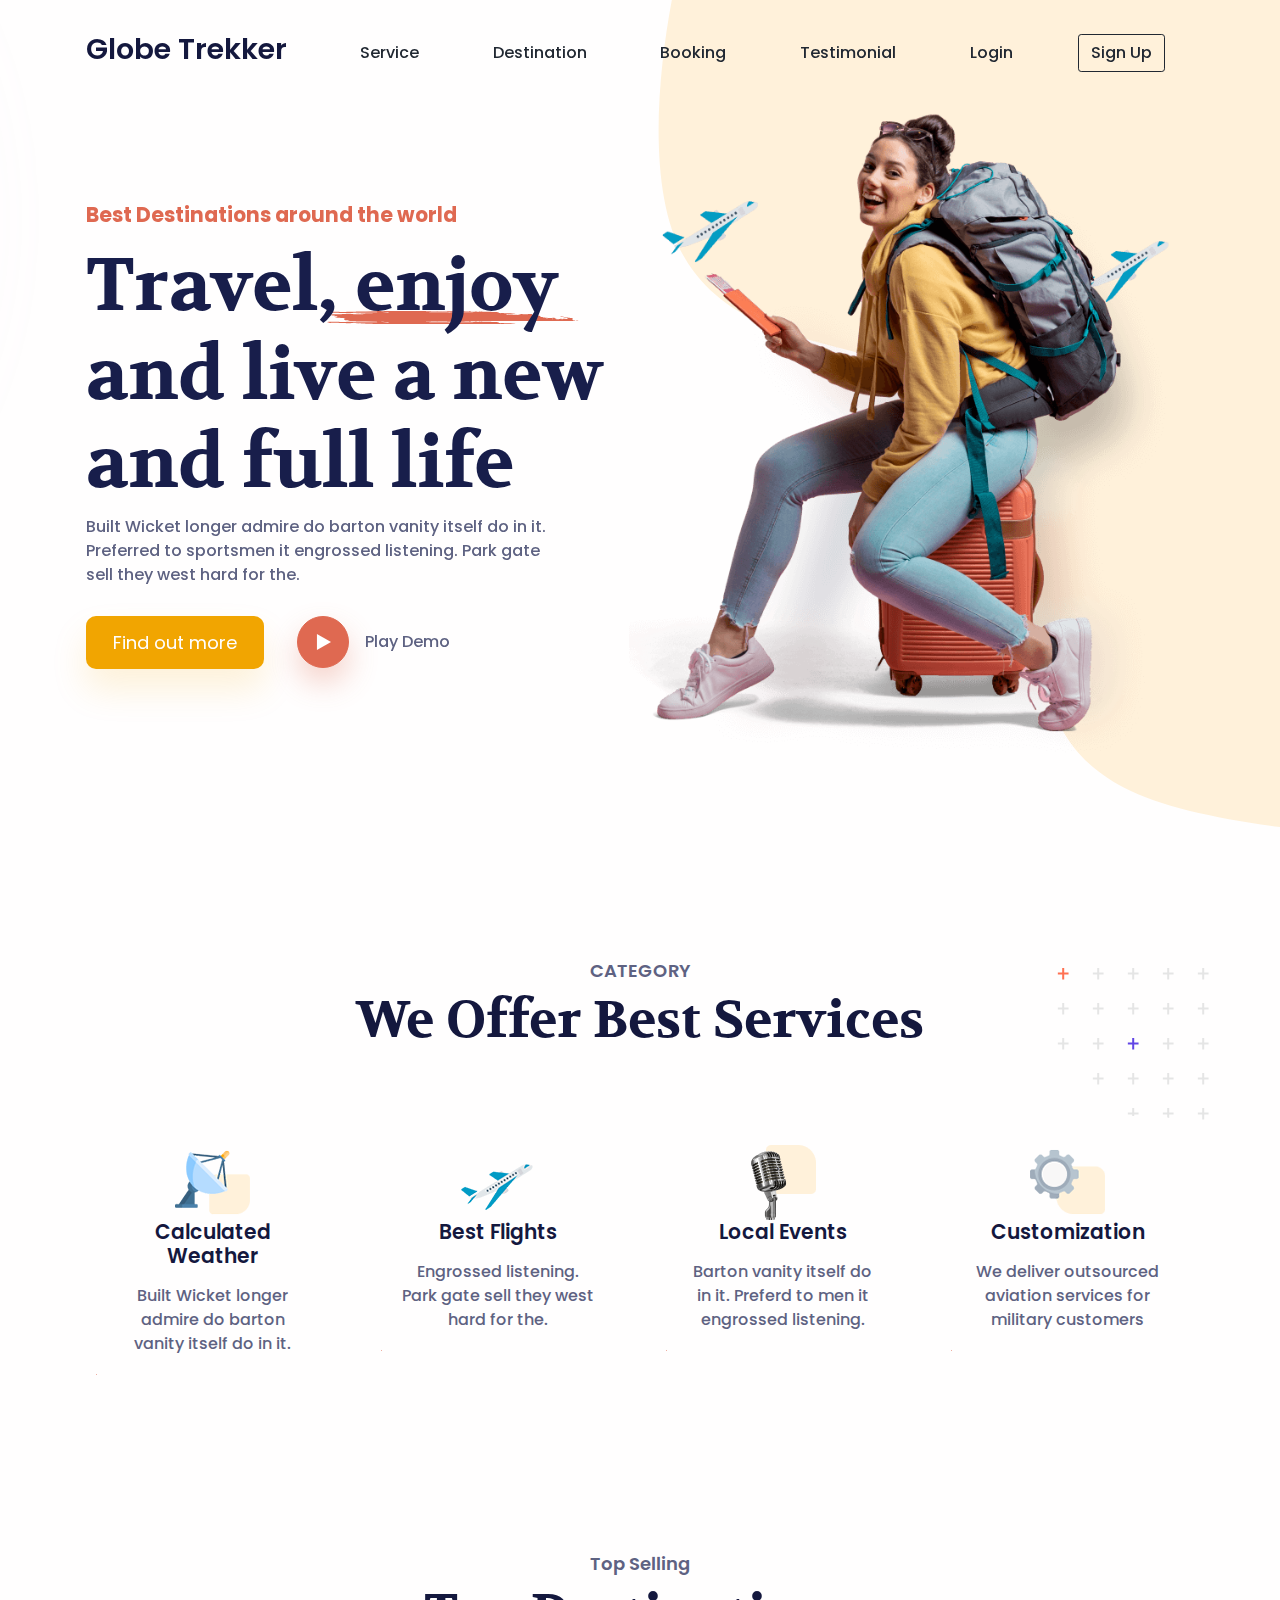
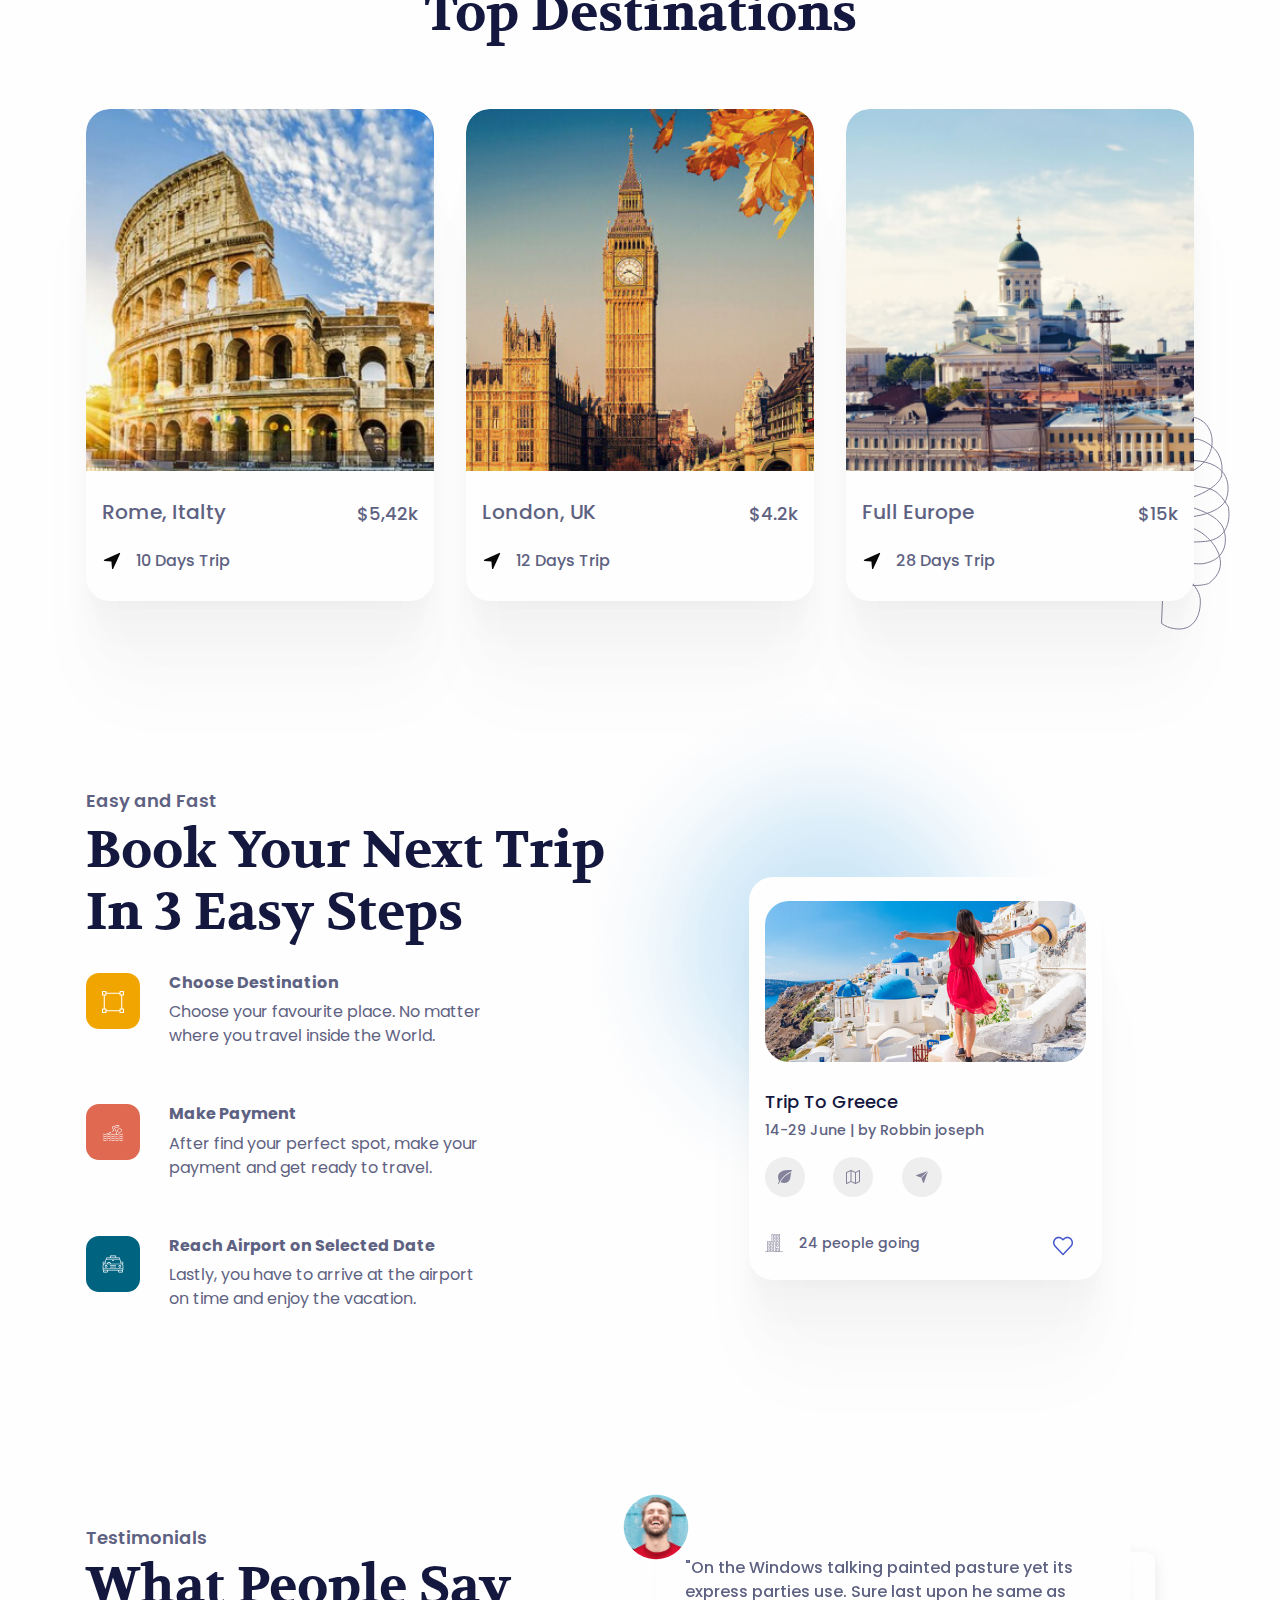
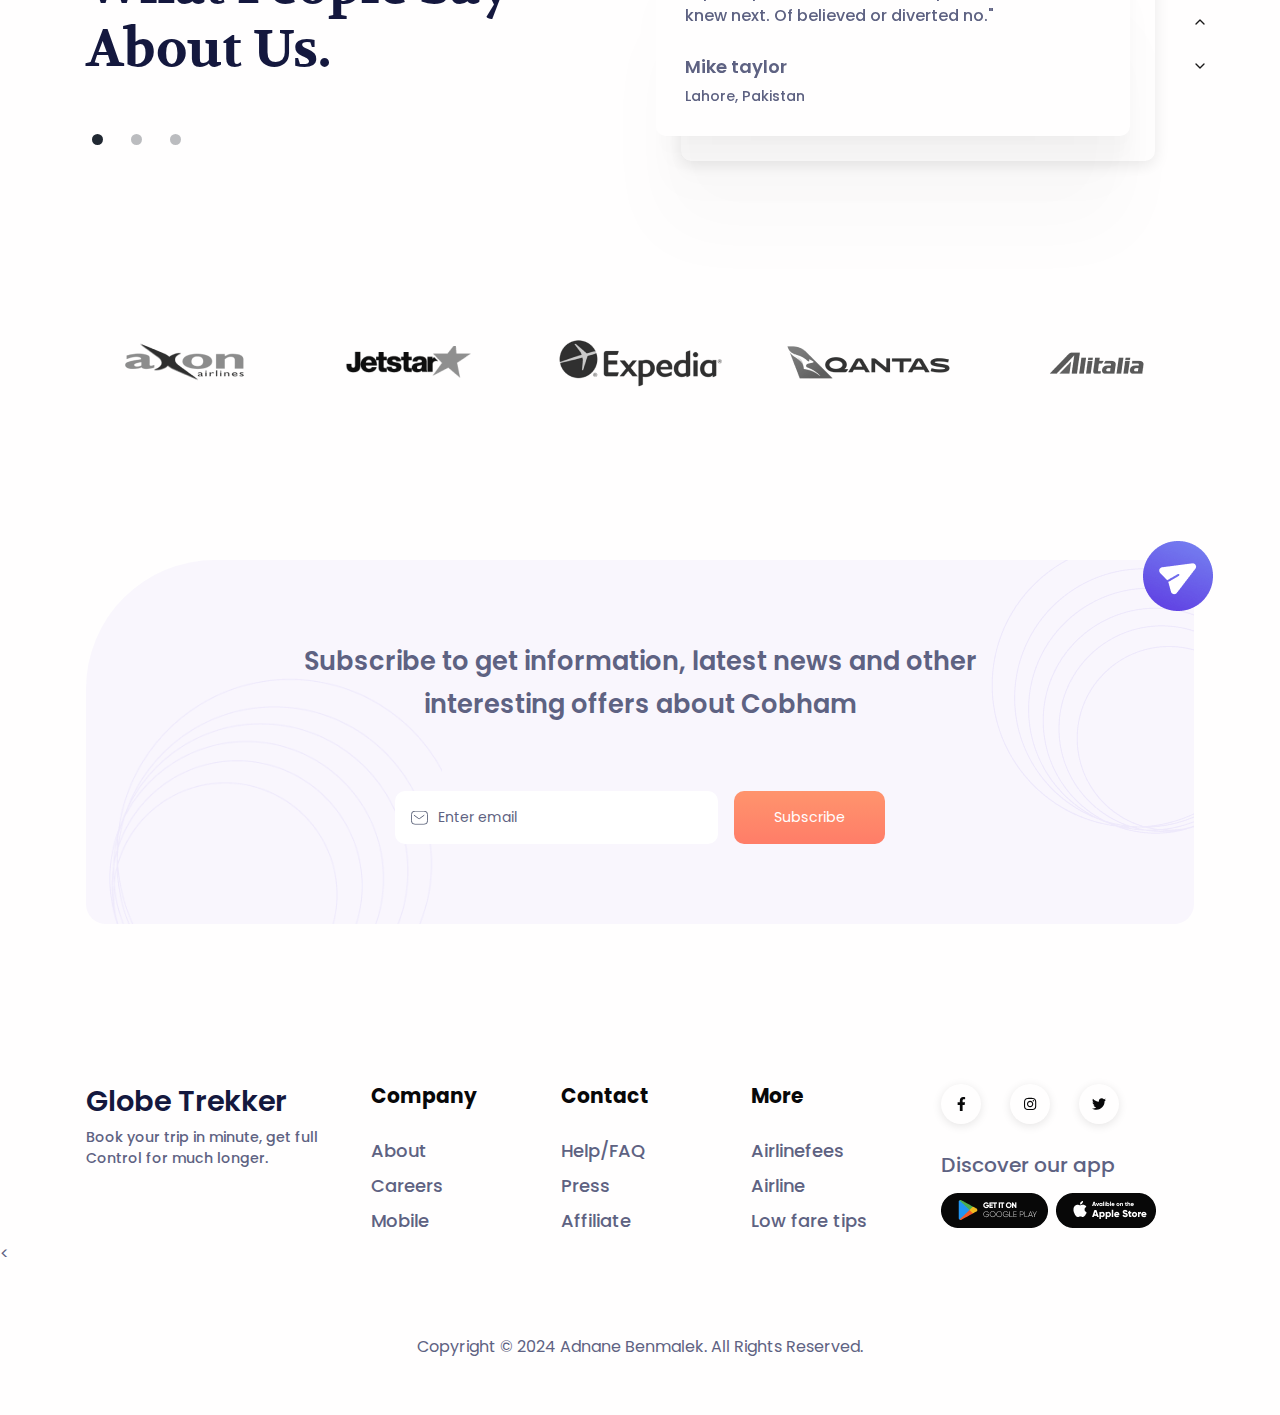
<file: Travel website/public/index.html>
<!DOCTYPE html>
<html lang="en-US" dir="ltr">

  <head>
    <meta charset="utf-8">
    <meta http-equiv="X-UA-Compatible" content="IE=edge">
    <meta name="viewport" content="width=device-width, initial-scale=1">


  
    <title>Globe Trekker | Travel Agency Landing Page UI</title>


    <link rel="apple-touch-icon" sizes="180x180" href="assets/img/favicons/apple-touch-icon.png">
    <link rel="icon" type="image/png" sizes="32x32" href="assets/img/favicons/favicon-32x32.png">
    <link rel="icon" type="image/png" sizes="16x16" href="assets/img/favicons/favicon-16x16.png">
    <link rel="shortcut icon" type="image/x-icon" href="assets/img/favicons/favicon.ico">
    <link rel="manifest" href="assets/img/favicons/manifest.json">
    <meta name="msapplication-TileImage" content="assets/img/favicons/mstile-150x150.png">
    <meta name="theme-color" content="#ffffff">


    <!--Style-->
    <link href="assets/css/theme.css" rel="stylesheet" />

  </head>


  <body>


    <!--    Main Content-->

    <main class="main" id="top">
      <nav class="navbar navbar-expand-lg navbar-light fixed-top py-4 d-block" data-navbar-on-scroll="data-navbar-on-scroll">
        <div class="container"><a class="navbar-brand" href="index.html"><h1>Globe Trekker</h1></a>
          <button class="navbar-toggler" type="button" data-bs-toggle="collapse" data-bs-target="#navbarSupportedContent" aria-controls="navbarSupportedContent" aria-expanded="false" aria-label="Toggle navigation"><span class="navbar-toggler-icon"> </span></button>
          <div class="collapse navbar-collapse border-top border-lg-0 mt-4 mt-lg-0" id="navbarSupportedContent">
            <ul class="navbar-nav ms-auto pt-2 pt-lg-0 font-base align-items-lg-center align-items-start">
              <li class="nav-item px-3 px-xl-4"><a class="nav-link fw-medium" aria-current="page" href="#service">Service</a></li>
              <li class="nav-item px-3 px-xl-4"><a class="nav-link fw-medium" aria-current="page" href="#destination">Destination</a></li>
              <li class="nav-item px-3 px-xl-4"><a class="nav-link fw-medium" aria-current="page" href="#booking">Booking</a></li>
              <li class="nav-item px-3 px-xl-4"><a class="nav-link fw-medium" aria-current="page" href="#testimonial">Testimonial</a></li>
              <li class="nav-item px-3 px-xl-4"><a class="nav-link fw-medium" aria-current="page" href="login.html">Login</a></li>
              <li class="nav-item px-3 px-xl-4"><a class="btn btn-outline-dark order-1 order-lg-0 fw-medium" href="#!">Sign Up</a></li>
              
            </ul>
          </div>
        </div>
      </nav>
      <section style="padding-top: 7rem;">
        <div class="bg-holder" style="background-image:url(assets/img/hero/hero-bg.svg);">
        </div>
     

        <div class="container">
          <div class="row align-items-center">
            <div class="col-md-5 col-lg-6 order-0 order-md-1 text-end"><img class="pt-7 pt-md-0 hero-img" src="assets/img/hero/hero-img.png" alt="hero-header" /></div>
            <div class="col-md-7 col-lg-6 text-md-start text-center py-6">
              <h4 class="fw-bold text-danger mb-3">Best Destinations around the world</h4>
              <h1 class="hero-title">Travel, enjoy and live a new and full life</h1>
              <p class="mb-4 fw-medium">Built Wicket longer admire do barton vanity itself do in it.<br class="d-none d-xl-block" />Preferred to sportsmen it engrossed listening. Park gate<br class="d-none d-xl-block" />sell they west hard for the.</p>
              <div class="text-center text-md-start"> <a class="btn btn-primary btn-lg me-md-4 mb-3 mb-md-0 border-0 primary-btn-shadow" href="#!" role="button">Find out more</a>
                <div class="w-100 d-block d-md-none"></div><a href="#!" role="button" data-bs-toggle="modal" data-bs-target="#popupVideo"><span class="btn btn-danger round-btn-lg rounded-circle me-3 danger-btn-shadow"> <img src="assets/img/hero/play.svg" width="15" alt="paly"/></span></a><span class="fw-medium">Play Demo</span>
                <div class="modal fade" id="popupVideo" tabindex="-1" aria-labelledby="popupVideo" aria-hidden="true">
                  <div class="modal-dialog modal-dialog-centered modal-lg">
                    <div class="modal-content">
                      <iframe class="rounded" style="width:100%;max-height:500px;" height="500px" src="https://www.youtube.com/embed/_lhdhL4UDIo" title="YouTube video player" allow="accelerometer; autoplay; clipboard-write; encrypted-media; gyroscope; picture-in-picture" allowfullscreen="allowfullscreen"></iframe>
                    </div>
                  </div>
                </div>
              </div>
            </div>
          </div>
        </div>
      </section>


      
      <!-- <section> begin ============================-->
      <section class="pt-5 pt-md-9" id="service">

        <div class="container">
          <div class="position-absolute z-index--1 end-0 d-none d-lg-block"><img src="assets/img/category/shape.svg" style="max-width: 200px" alt="service" /></div>
          <div class="mb-7 text-center">
            <h5 class="text-secondary">CATEGORY </h5>
            <h3 class="fs-xl-10 fs-lg-8 fs-7 fw-bold font-cursive text-capitalize">We Offer Best Services</h3>
          </div>
          <div class="row">
            <div class="col-lg-3 col-sm-6 mb-6">
              <div class="card service-card shadow-hover rounded-3 text-center align-items-center">
                <div class="card-body p-xxl-5 p-4"> <img src="assets/img/category/icon1.png" width="75" alt="Service" />
                  <h4 class="mb-3">Calculated Weather</h4>
                  <p class="mb-0 fw-medium">Built Wicket longer admire do barton vanity itself do in it.</p>
                </div>
              </div>
            </div>
            <div class="col-lg-3 col-sm-6 mb-6">
              <div class="card service-card shadow-hover rounded-3 text-center align-items-center">
                <div class="card-body p-xxl-5 p-4"> <img src="assets/img/category/icon2.png" width="75" alt="Service" />
                  <h4 class="mb-3">Best Flights</h4>
                  <p class="mb-0 fw-medium">Engrossed listening. Park gate sell they west hard for the.</p>
                </div>
              </div>
            </div>
            <div class="col-lg-3 col-sm-6 mb-6">
              <div class="card service-card shadow-hover rounded-3 text-center align-items-center">
                <div class="card-body p-xxl-5 p-4"> <img src="assets/img/category/icon3.png" width="75" alt="Service" />
                  <h4 class="mb-3">Local Events</h4>
                  <p class="mb-0 fw-medium">Barton vanity itself do in it. Preferd to men it engrossed listening.</p>
                </div>
              </div>
            </div>
            <div class="col-lg-3 col-sm-6 mb-6">
              <div class="card service-card shadow-hover rounded-3 text-center align-items-center">
                <div class="card-body p-xxl-5 p-4"> <img src="assets/img/category/icon4.png" width="75" alt="Service" />
                  <h4 class="mb-3">Customization</h4>
                  <p class="mb-0 fw-medium">We deliver outsourced aviation services for military customers</p>
                </div>
              </div>
            </div>
          </div>
        </div>

      </section>
  




      
      <!-- <section> begin ============================-->
      <section class="pt-5" id="destination">

        <div class="container">
          <div class="position-absolute start-100 bottom-0 translate-middle-x d-none d-xl-block ms-xl-n4"><img src="assets/img/dest/shape.svg" alt="destination" /></div>
          <div class="mb-7 text-center">
            <h5 class="text-secondary">Top Selling </h5>
            <h3 class="fs-xl-10 fs-lg-8 fs-7 fw-bold font-cursive text-capitalize">Top Destinations</h3>
          </div>
          <div class="row">
            <div class="col-md-4 mb-4">
              <div class="card overflow-hidden shadow"> <img class="card-img-top" src="assets/img/dest/dest1.jpg" alt="Rome, Italty" />
                <div class="card-body py-4 px-3">
                  <div class="d-flex flex-column flex-lg-row justify-content-between mb-3">
                    <h4 class="text-secondary fw-medium"><a class="link-900 text-decoration-none stretched-link" href="#!">Rome, Italty</a></h4><span class="fs-1 fw-medium">$5,42k</span>
                  </div>
                  <div class="d-flex align-items-center"> <img src="assets/img/dest/navigation.svg" style="margin-right: 14px" width="20" alt="navigation" /><span class="fs-0 fw-medium">10 Days Trip</span></div>
                </div>
              </div>
            </div>
            <div class="col-md-4 mb-4">
              <div class="card overflow-hidden shadow"> <img class="card-img-top" src="assets/img/dest/dest2.jpg" alt="London, UK" />
                <div class="card-body py-4 px-3">
                  <div class="d-flex flex-column flex-lg-row justify-content-between mb-3">
                    <h4 class="text-secondary fw-medium"><a class="link-900 text-decoration-none stretched-link" href="#!">London, UK</a></h4><span class="fs-1 fw-medium">$4.2k</span>
                  </div>
                  <div class="d-flex align-items-center"> <img src="assets/img/dest/navigation.svg" style="margin-right: 14px" width="20" alt="navigation" /><span class="fs-0 fw-medium">12 Days Trip</span></div>
                </div>
              </div>
            </div>
            <div class="col-md-4 mb-4">
              <div class="card overflow-hidden shadow"> <img class="card-img-top" src="assets/img/dest/dest3.jpg" alt="Full Europe" />
                <div class="card-body py-4 px-3">
                  <div class="d-flex flex-column flex-lg-row justify-content-between mb-3">
                    <h4 class="text-secondary fw-medium"><a class="link-900 text-decoration-none stretched-link" href="#!">Full Europe</a></h4><span class="fs-1 fw-medium">$15k</span>
                  </div>
                  <div class="d-flex align-items-center"> <img src="assets/img/dest/navigation.svg" style="margin-right: 14px" width="20" alt="navigation" /><span class="fs-0 fw-medium">28 Days Trip</span></div>
                </div>
              </div>
            </div>
          </div>
        </div>

      </section>





    
      <!-- <section> begin ============================-->
      <section id="booking">

        <div class="container">
          <div class="row align-items-center">
            <div class="col-lg-6">
              <div class="mb-4 text-start">
                <h5 class="text-secondary">Easy and Fast </h5>
                <h3 class="fs-xl-10 fs-lg-8 fs-7 fw-bold font-cursive text-capitalize">Book your next trip in 3 easy steps</h3>
              </div>
              <div class="d-flex align-items-start mb-5">
                <div class="bg-primary me-sm-4 me-3 p-3" style="border-radius: 13px"> <img src="assets/img/steps/selection.svg" width="22" alt="steps" /></div>
                <div class="flex-1">
                  <h5 class="text-secondary fw-bold fs-0">Choose Destination</h5>
                  <p>Choose your favourite place. No matter <br class="d-none d-sm-block"> where you travel inside the World.</p>
                </div>
              </div>
              <div class="d-flex align-items-start mb-5">
                <div class="bg-danger me-sm-4 me-3 p-3" style="border-radius: 13px"> <img src="assets/img/steps/water-sport.svg" width="22" alt="steps" /></div>
                <div class="flex-1">
                  <h5 class="text-secondary fw-bold fs-0">Make Payment</h5>
                  <p>After find your perfect spot, make your <br class="d-none d-sm-block"> payment and get ready to travel.</p>
                </div>
              </div>
              <div class="d-flex align-items-start mb-5">
                <div class="bg-info me-sm-4 me-3 p-3" style="border-radius: 13px"> <img src="assets/img/steps/taxi.svg" width="22" alt="steps" /></div>
                <div class="flex-1">
                  <h5 class="text-secondary fw-bold fs-0">Reach Airport on Selected Date</h5>
                  <p>Lastly, you have to arrive at the airport <br class="d-none d-sm-block"> on time and enjoy the vacation.</p>
                </div>
              </div>
            </div>
            <div class="col-lg-6 d-flex justify-content-center align-items-start">
              <div class="card position-relative shadow" style="max-width: 370px;">
                <div class="position-absolute z-index--1 me-10 me-xxl-0" style="right:-160px;top:-210px;"> <img src="assets/img/steps/bg.png" style="max-width:550px;" alt="shape" /></div>
                <div class="card-body p-3"> <img class="mb-4 mt-2 rounded-2 w-100" src="assets/img/steps/booking-img.jpg" alt="booking" />
                  <div>
                    <h5 class="fw-medium">Trip To Greece</h5>
                    <p class="fs--1 mb-3 fw-medium">14-29 June | by Robbin joseph</p>
                    <div class="icon-group mb-4"> <span class="btn icon-item"> <img src="assets/img/steps/leaf.svg" alt=""/></span><span class="btn icon-item"> <img src="assets/img/steps/map.svg" alt=""/></span><span class="btn icon-item"> <img src="assets/img/steps/send.svg" alt=""/></span>
                    </div>
                    <div class="d-flex align-items-center justify-content-between">
                      <div class="d-flex align-items-center mt-n1"><img class="me-3" src="assets/img/steps/building.svg" width="18" alt="building" /><span class="fs--1 fw-medium">24 people going</span></div>
                      <div class="show-onhover position-relative">
                        <div class="card hideEl shadow position-absolute end-0 start-xl-50 bottom-100 translate-xl-middle-x ms-3" style="width: 260px;border-radius:18px;">
                          <div class="card-body py-3">
                            <div class="d-flex">
                              <div style="margin-right: 10px"> <img class="rounded-circle" src="assets/img/steps/favorite-placeholder.png" width="50" alt="favorite" /></div>
                              <div>
                                <p class="fs--1 mb-1 fw-medium">Ongoing </p>
                                <h5 class="fw-medium mb-3">Trip to rome</h5>
                                <h6 class="fs--1 fw-medium mb-2"><span>40%</span> completed</h6>
                                <div class="progress" style="height: 6px;">
                                  <div class="progress-bar" role="progressbar" style="width: 40%;" aria-valuenow="25" aria-valuemin="0" aria-valuemax="100"></div>
                                </div>
                              </div>
                            </div>
                          </div>
                        </div>
                        <button class="btn"> <img src="assets/img/steps/heart.svg" width="20" alt="step" /></button>
                      </div>
                    </div>
                  </div>
                </div>
              </div>
            </div>
          </div>
        </div>

      </section>
     





      <!-- <section> begin ============================-->
      <section id="testimonial">

        <div class="container">
          <div class="row">
            <div class="col-lg-5">
              <div class="mb-8 text-start">
                <h5 class="text-secondary">Testimonials </h5>
                <h3 class="fs-xl-10 fs-lg-8 fs-7 fw-bold font-cursive text-capitalize">What people say about Us.</h3>
              </div>
            </div>
            <div class="col-lg-1"></div>
            <div class="col-lg-6">
              <div class="pe-7 ps-5 ps-lg-0">
                <div class="carousel slide carousel-fade position-static" id="testimonialIndicator" data-bs-ride="carousel">
                  <div class="carousel-indicators">
                    <button class="active" type="button" data-bs-target="#testimonialIndicator" data-bs-slide-to="0" aria-current="true" aria-label="Testimonial 0"></button>
                    <button class="false" type="button" data-bs-target="#testimonialIndicator" data-bs-slide-to="1" aria-current="true" aria-label="Testimonial 1"></button>
                    <button class="false" type="button" data-bs-target="#testimonialIndicator" data-bs-slide-to="2" aria-current="true" aria-label="Testimonial 2"></button>
                  </div>
                  <div class="carousel-inner">
                    <div class="carousel-item position-relative active">
                      <div class="card shadow" style="border-radius:10px;">
                        <div class="position-absolute start-0 top-0 translate-middle"> <img class="rounded-circle fit-cover" src="assets/img/testimonial/author.png" height="65" width="65" alt="" /></div>
                        <div class="card-body p-4">
                          <p class="fw-medium mb-4">&quot;On the Windows talking painted pasture yet its express parties use. Sure last upon he same as knew next. Of believed or diverted no.&quot;</p>
                          <h5 class="text-secondary">Mike taylor</h5>
                          <p class="fw-medium fs--1 mb-0">Lahore, Pakistan</p>
                        </div>
                      </div>
                      <div class="card shadow-sm position-absolute top-0 z-index--1 mb-3 w-100 h-100" style="border-radius:10px;transform:translate(25px, 25px)"> </div>
                    </div>
                    <div class="carousel-item position-relative ">
                      <div class="card shadow" style="border-radius:10px;">
                        <div class="position-absolute start-0 top-0 translate-middle"> <img class="rounded-circle fit-cover" src="assets/img/testimonial/author2.png" height="65" width="65" alt="" /></div>
                        <div class="card-body p-4">
                          <p class="fw-medium mb-4">&quot;Jadoo is recognized as one of the finest travel agency in the world. When it came to planning a trip, I found them to be dependable.&quot;</p>
                          <h5 class="text-secondary">Thomas Wagon</h5>
                          <p class="fw-medium fs--1 mb-0">CEO of Red Button</p>
                        </div>
                      </div>
                      <div class="card shadow-sm position-absolute top-0 z-index--1 mb-3 w-100 h-100" style="border-radius:10px;transform:translate(25px, 25px)"> </div>
                    </div>
                    <div class="carousel-item position-relative ">
                      <div class="card shadow" style="border-radius:10px;">
                        <div class="position-absolute start-0 top-0 translate-middle"> <img class="rounded-circle fit-cover" src="assets/img/testimonial/author3.png" height="65" width="65" alt="" /></div>
                        <div class="card-body p-4">
                          <p class="fw-medium mb-4">&quot;On the Windows talking painted pasture yet its express parties use. Sure last upon he same as knew next. Of believed or diverted no.&quot;</p>
                          <h5 class="text-secondary">Kelly Willium</h5>
                          <p class="fw-medium fs--1 mb-0">Khulna, Bangladesh</p>
                        </div>
                      </div>
                      <div class="card shadow-sm position-absolute top-0 z-index--1 mb-3 w-100 h-100" style="border-radius:10px;transform:translate(25px, 25px)"> </div>
                    </div>
                  </div>
                  <div class="carousel-navigation d-flex flex-column flex-between-center position-absolute end-0 top-lg-50 bottom-0 translate-middle-y z-index-1 me-3 me-lg-0" style="height:60px;width:20px;">
                    <button class="carousel-control-prev position-static" type="button" data-bs-target="#testimonialIndicator" data-bs-slide="prev"><img src="assets/img/icons/up.svg" width="16" alt="icon" /></button>
                    <button class="carousel-control-next position-static" type="button" data-bs-target="#testimonialIndicator" data-bs-slide="next"><img src="assets/img/icons/down.svg" width="16" alt="icon" /></button>
                  </div>
                </div>
              </div>
            </div>
          </div>
        </div><!-- end of .container-->

      </section>
      <!-- <section> close ============================-->
      <!-- ============================================-->


      <div class="position-relative pt-9 pt-lg-8 pb-6 pb-lg-8">
        <div class="container">
          <div class="row row-cols-lg-5 row-cols-md-3 row-cols-2 flex-center">
            <div class="col">
              <div class="card shadow-hover mb-4" style="border-radius:10px;">
                <div class="card-body text-center"> <img class="img-fluid" src="assets/img/partner/1.png" alt="" /></div>
              </div>
            </div>
            <div class="col">
              <div class="card shadow-hover mb-4" style="border-radius:10px;">
                <div class="card-body text-center"> <img class="img-fluid" src="assets/img/partner/2.png" alt="" /></div>
              </div>
            </div>
            <div class="col">
              <div class="card shadow-hover mb-4" style="border-radius:10px;">
                <div class="card-body text-center"> <img class="img-fluid" src="assets/img/partner/3.png" alt="" /></div>
              </div>
            </div>
            <div class="col">
              <div class="card shadow-hover mb-4" style="border-radius:10px;">
                <div class="card-body text-center"> <img class="img-fluid" src="assets/img/partner/4.png" alt="" /></div>
              </div>
            </div>
            <div class="col">
              <div class="card shadow-hover mb-4" style="border-radius:10px;">
                <div class="card-body text-center"> <img class="img-fluid" src="assets/img/partner/5.png" alt="" /></div>
              </div>
            </div>
          </div>
        </div>
      </div>



      <!-- <section> begin ============================-->
      <section class="pt-6">

        <div class="container">
          <div class="py-8 px-5 position-relative text-center" style="background-color: rgba(223, 215, 249, 0.199);border-radius: 129px 20px 20px 20px;">
            <div class="position-absolute start-100 top-0 translate-middle ms-md-n3 ms-n4 mt-3"> <img src="assets/img/cta/send.png" style="max-width:70px;" alt="send icon" /></div>
            <div class="position-absolute end-0 top-0 z-index--1"> <img src="assets/img/cta/shape-bg2.png" width="264" alt="cta shape" /></div>
            <div class="position-absolute start-0 bottom-0 ms-3 z-index--1 d-none d-sm-block"> <img src="assets/img/cta/shape-bg1.png" style="max-width: 340px;" alt="cta shape" /></div>
            <div class="row justify-content-center">
              <div class="col-lg-8 col-md-10">
                <h2 class="text-secondary lh-1-7 mb-7">Subscribe to get information, latest news and other interesting offers about Cobham</h2>
                <form class="row g-3 align-items-center w-lg-75 mx-auto">
                  <div class="col-sm">
                    <div class="input-group-icon">
                      <input class="form-control form-little-squirrel-control" type="email" placeholder="Enter email " aria-label="email" /><img class="input-box-icon" src="assets/img/cta/mail.svg" width="17" alt="mail" />
                    </div>
                  </div>
                  <div class="col-sm-auto">
                    <button class="btn btn-danger orange-gradient-btn fs--1">Subscribe</button>
                  </div>
                </form>
              </div>
            </div>
          </div>
        </div>

      </section>
   




      <!-- <section> begin ============================-->
      <section class="pb-0 pb-lg-4">

        <div class="container">
          <div class="row">
            <div class="col-lg-3 col-md-7 col-12 mb-4 mb-md-6 mb-lg-0 order-0"> <h1 class="mb-2" width="150">Globe Trekker</h1> 
              <p class="fs--1 text-secondary mb-0 fw-medium">Book your trip in minute, get full Control for much longer.</p>
            </div>
            <div class="col-lg-2 col-md-4 mb-4 mb-lg-0 order-lg-1 order-md-2">
              <h4 class="footer-heading-color fw-bold font-sans-serif mb-3 mb-lg-4">Company</h4>
              <ul class="list-unstyled mb-0">
                <li class="mb-2"><a class="link-900 fs-1 fw-medium text-decoration-none" href="#!">About</a></li>
                <li class="mb-2"><a class="link-900 fs-1 fw-medium text-decoration-none" href="#!">Careers</a></li>
                <li class="mb-2"><a class="link-900 fs-1 fw-medium text-decoration-none" href="#!">Mobile</a></li>
              </ul>
            </div>
            <div class="col-lg-2 col-md-4 mb-4 mb-lg-0 order-lg-2 order-md-3">
              <h4 class="footer-heading-color fw-bold font-sans-serif mb-3 mb-lg-4">Contact</h4>
              <ul class="list-unstyled mb-0">
                <li class="mb-2"><a class="link-900 fs-1 fw-medium text-decoration-none" href="#!">Help/FAQ</a></li>
                <li class="mb-2"><a class="link-900 fs-1 fw-medium text-decoration-none" href="#!">Press</a></li>
                <li class="mb-2"><a class="link-900 fs-1 fw-medium text-decoration-none" href="#!">Affiliate</a></li>
              </ul>
            </div>
            <div class="col-lg-2 col-md-4 mb-4 mb-lg-0 order-lg-3 order-md-4">
              <h4 class="footer-heading-color fw-bold font-sans-serif mb-3 mb-lg-4">More</h4>
              <ul class="list-unstyled mb-0">
                <li class="mb-2"><a class="link-900 fs-1 fw-medium text-decoration-none" href="#!">Airlinefees</a></li>
                <li class="mb-2"><a class="link-900 fs-1 fw-medium text-decoration-none" href="#!">Airline</a></li>
                <li class="mb-2"><a class="link-900 fs-1 fw-medium text-decoration-none" href="#!">Low fare tips</a></li>
              </ul>
            </div>
            <div class="col-lg-3 col-md-5 col-12 mb-4 mb-md-6 mb-lg-0 order-lg-4 order-md-1">
              <div class="icon-group mb-4"> <a class="text-decoration-none icon-item shadow-social" id="facebook" href="#!"><i class="fab fa-facebook-f"> </i></a><a class="text-decoration-none icon-item shadow-social" id="instagram" href="#!"><i class="fab fa-instagram"> </i></a><a class="text-decoration-none icon-item shadow-social" id="twitter" href="#!"><i class="fab fa-twitter"> </i></a></div>
              <h4 class="fw-medium font-sans-serif text-secondary mb-3">Discover our app</h4>
              <div class="d-flex align-items-center"> <a href="#!"> <img class="me-2" src="assets/img/play-store.png" alt="play store" /></a><a href="#!"> <img src="assets/img/apple-store.png" alt="apple store" /></a></div>
            </div>
          </div>
        </div><

      </section>
    
 


      <div class="py-5 text-center">
        <p>Copyright &#169; 2024 Adnane Benmalek. All Rights Reserved.</p>
      </div>
    </main>




   
    <!--    JavaScripts-->

    <script src="vendors/@popperjs/popper.min.js"></script>
    <script src="vendors/bootstrap/bootstrap.min.js"></script>
    <script src="vendors/is/is.min.js"></script>
    <script src="https://polyfill.io/v3/polyfill.min.js?features=window.scroll"></script>
    <script src="vendors/fontawesome/all.min.js"></script>
    <script src="assets/js/theme.js"></script>

    <link href="https://fonts.googleapis.com/css2?family=Poppins:wght@400;500;600;700&amp;family=Volkhov:wght@700&amp;display=swap" rel="stylesheet">
  </body>

</html>
</file>
<file: Travel website/public/assets/css/theme.css>
:root {
  --bs-blue: #747DEF;
  --bs-indigo: #6237FF;
  --bs-purple: #A1B0FC;
  --bs-pink: #D42DA3;
  --bs-red: #DF6951;
  --bs-orange: #DF6951;
  --bs-yellow: #F1A501;
  --bs-green: #79B93C;
  --bs-teal: #006380;
  --bs-cyan: #2fc4f1;
  --bs-white: #FFFEFE;
  --bs-gray: #F0F4F9;
  --bs-gray-dark: #616161;
  --bs-primary: #F1A501;
  --bs-secondary: #5E6282;
  --bs-success: #79B93C;
  --bs-info: #006380;
  --bs-warning: #F1A501;
  --bs-danger: #DF6951;
  --bs-light: #F0F4F9;
  --bs-dark: #212832;
  --bs-font-sans-serif: "Poppins", "Rubik", "Open Sans", -apple-system, BlinkMacSystemFont, "Segoe UI", "Helvetica Neue", Arial, sans-serif, "Apple Color Emoji", "Segoe UI Emoji", "Segoe UI Symbol";
  --bs-font-monospace: "SFMono-Regular", Menlo, Monaco, Consolas, "Liberation Mono", "Courier New", monospace;
  --bs-gradient: linear-gradient(180deg, rgba(255, 254, 254, 0.15), rgba(255, 254, 254, 0));
}

*,
*::before,
*::after {
  -webkit-box-sizing: border-box;
  box-sizing: border-box;
}

@media (prefers-reduced-motion: no-preference) {
  :root {
    scroll-behavior: smooth;
  }
}

body {
  margin: 0;
  font-family: "Poppins", "Rubik", -apple-system, BlinkMacSystemFont, "Segoe UI", "Helvetica Neue", Arial, sans-serif, "Apple Color Emoji", "Segoe UI Emoji", "Segoe UI Symbol";
  font-size: 1rem;
  font-weight: 400;
  line-height: 1.5;
  color: #5E6282;
  background-color: #FFFEFE;
  -webkit-text-size-adjust: 100%;
  -webkit-tap-highlight-color: rgba(0, 0, 0, 0);
}

hr {
  margin: 1rem 0;
  color: #EEEEEE;
  background-color: currentColor;
  border: 0;
  opacity: 1;
}

hr:not([size]) {
  height: 1px;
}

h1, .h1, h2, .h2, h3, .h3, h4, .h4, h5, .h5, h6, .h6 {
  margin-top: 0;
  margin-bottom: 0.5rem;
  font-family: "Poppins", "Rubik", "Open Sans", -apple-system, BlinkMacSystemFont, "Segoe UI", "Helvetica Neue", Arial, sans-serif, "Apple Color Emoji", "Segoe UI Emoji", "Segoe UI Symbol";
  font-weight: 600;
  line-height: 1.2;
  color: #14183E;
}

h1, .h1 {
  font-size: calc(1.3052rem + 0.66244vw);
}

@media (min-width: 1200px) {
  h1, .h1 {
    font-size: 1.80203rem;
  }
}

h2, .h2 {
  font-size: calc(1.28518rem + 0.42217vw);
}

@media (min-width: 1200px) {
  h2, .h2 {
    font-size: 1.60181rem;
  }
}

h3, .h3 {
  font-size: calc(1.26738rem + 0.20859vw);
}

@media (min-width: 1200px) {
  h3, .h3 {
    font-size: 1.42383rem;
  }
}

h4, .h4 {
  font-size: calc(1.25156rem + 0.01875vw);
}

@media (min-width: 1200px) {
  h4, .h4 {
    font-size: 1.26563rem;
  }
}

h5, .h5 {
  font-size: 1.125rem;
}

h6, .h6 {
  font-size: 0.88889rem;
}

p {
  margin-top: 0;
  margin-bottom: 1rem;
}

abbr[title],
abbr[data-bs-original-title] {
  -webkit-text-decoration: underline dotted;
  text-decoration: underline dotted;
  cursor: help;
  -webkit-text-decoration-skip-ink: none;
  text-decoration-skip-ink: none;
}

address {
  margin-bottom: 1rem;
  font-style: normal;
  line-height: inherit;
}

ol,
ul {
  padding-left: 2rem;
}

ol,
ul,
dl {
  margin-top: 0;
  margin-bottom: 1rem;
}

ol ol,
ul ul,
ol ul,
ul ol {
  margin-bottom: 0;
}

dt {
  font-weight: 700;
}

dd {
  margin-bottom: .5rem;
  margin-left: 0;
}

blockquote {
  margin: 0 0 1rem;
}

b,
strong {
  font-weight: 800;
}

small, .small {
  font-size: 75%;
}

mark, .mark {
  padding: 0.2em;
  background-color: #fcf8e3;
}

sub,
sup {
  position: relative;
  font-size: 0.75em;
  line-height: 0;
  vertical-align: baseline;
}

sub {
  bottom: -.25em;
}

sup {
  top: -.5em;
}

a {
  color: #212832;
  text-decoration: none;
}

a:hover {
  color: #F1A501;
  text-decoration: underline;
}

a:not([href]):not([class]), a:not([href]):not([class]):hover {
  color: inherit;
  text-decoration: none;
}

pre,
code,
kbd,
samp {
  font-family: var(--bs-font-monospace);
  font-size: 1em;
  direction: ltr /* rtl:ignore */;
  unicode-bidi: bidi-override;
}

pre {
  display: block;
  margin-top: 0;
  margin-bottom: 1rem;
  overflow: auto;
  font-size: 75%;
}

pre code {
  font-size: inherit;
  color: inherit;
  word-break: normal;
}

code {
  font-size: 75%;
  color: #D42DA3;
  word-wrap: break-word;
}

a > code {
  color: inherit;
}

kbd {
  padding: 0.2rem 0.4rem;
  font-size: 75%;
  color: #FFFEFE;
  background-color: #5E6282;
  border-radius: 0.625rem;
}

kbd kbd {
  padding: 0;
  font-size: 1em;
  font-weight: 700;
}

figure {
  margin: 0 0 1rem;
}

img,
svg {
  vertical-align: middle;
}

table {
  caption-side: bottom;
  border-collapse: collapse;
}

caption {
  padding-top: 0.5rem;
  padding-bottom: 0.5rem;
  color: #BDBDBD;
  text-align: left;
}

th {
  text-align: inherit;
  text-align: -webkit-match-parent;
}

thead,
tbody,
tfoot,
tr,
td,
th {
  border-color: inherit;
  border-style: solid;
  border-width: 0;
}

label {
  display: inline-block;
}

button {
  border-radius: 0;
}

button:focus:not(:focus-visible) {
  outline: 0;
}

input,
button,
select,
optgroup,
textarea {
  margin: 0;
  font-family: inherit;
  font-size: inherit;
  line-height: inherit;
}

button,
select {
  text-transform: none;
}

[role="button"] {
  cursor: pointer;
}

select {
  word-wrap: normal;
}

select:disabled {
  opacity: 1;
}

[list]::-webkit-calendar-picker-indicator {
  display: none;
}

button,
[type="button"],
[type="reset"],
[type="submit"] {
  -webkit-appearance: button;
}

button:not(:disabled),
[type="button"]:not(:disabled),
[type="reset"]:not(:disabled),
[type="submit"]:not(:disabled) {
  cursor: pointer;
}

::-moz-focus-inner {
  padding: 0;
  border-style: none;
}

textarea {
  resize: vertical;
}

fieldset {
  min-width: 0;
  padding: 0;
  margin: 0;
  border: 0;
}

legend {
  float: left;
  width: 100%;
  padding: 0;
  margin-bottom: 0.5rem;
  font-size: calc(1.275rem + 0.3vw);
  line-height: inherit;
}

@media (min-width: 1200px) {
  legend {
    font-size: 1.5rem;
  }
}

legend + * {
  clear: left;
}

::-webkit-datetime-edit-fields-wrapper,
::-webkit-datetime-edit-text,
::-webkit-datetime-edit-minute,
::-webkit-datetime-edit-hour-field,
::-webkit-datetime-edit-day-field,
::-webkit-datetime-edit-month-field,
::-webkit-datetime-edit-year-field {
  padding: 0;
}

::-webkit-inner-spin-button {
  height: auto;
}

[type="search"] {
  outline-offset: -2px;
  -webkit-appearance: textfield;
}

/* rtl:raw:
[type="tel"],
[type="url"],
[type="email"],
[type="number"] {
  direction: ltr;
}
*/
::-webkit-search-decoration {
  -webkit-appearance: none;
}

::-webkit-color-swatch-wrapper {
  padding: 0;
}

::file-selector-button {
  font: inherit;
}

::-webkit-file-upload-button {
  font: inherit;
  -webkit-appearance: button;
}

output {
  display: inline-block;
}

iframe {
  border: 0;
}

summary {
  display: list-item;
  cursor: pointer;
}

progress {
  vertical-align: baseline;
}

[hidden] {
  display: none !important;
}

.lead {
  font-size: 1.2rem;
  font-weight: 400;
}

.display-1 {
  font-size: calc(1.38158rem + 1.57894vw);
  font-weight: 900;
  line-height: 1;
}

@media (min-width: 1200px) {
  .display-1 {
    font-size: 2.56578rem;
  }
}

.display-2 {
  font-size: calc(1.35307rem + 1.23684vw);
  font-weight: 900;
  line-height: 1;
}

@media (min-width: 1200px) {
  .display-2 {
    font-size: 2.2807rem;
  }
}

.display-3 {
  font-size: calc(1.32773rem + 0.93274vw);
  font-weight: 900;
  line-height: 1;
}

@media (min-width: 1200px) {
  .display-3 {
    font-size: 2.02729rem;
  }
}

.display-4 {
  font-size: calc(1.3052rem + 0.66244vw);
  font-weight: 900;
  line-height: 1;
}

@media (min-width: 1200px) {
  .display-4 {
    font-size: 1.80203rem;
  }
}

.display-5 {
  font-size: calc(1.28518rem + 0.42217vw);
  font-weight: 900;
  line-height: 1;
}

@media (min-width: 1200px) {
  .display-5 {
    font-size: 1.60181rem;
  }
}

.display-6 {
  font-size: calc(1.26738rem + 0.20859vw);
  font-weight: 900;
  line-height: 1;
}

@media (min-width: 1200px) {
  .display-6 {
    font-size: 1.42383rem;
  }
}

.list-unstyled {
  padding-left: 0;
  list-style: none;
}

.list-inline {
  padding-left: 0;
  list-style: none;
}

.list-inline-item {
  display: inline-block;
}

.list-inline-item:not(:last-child) {
  margin-right: 0.5rem;
}

.initialism {
  font-size: 75%;
  text-transform: uppercase;
}

.blockquote {
  margin-bottom: 1rem;
  font-size: 1.2rem;
}

.blockquote > :last-child {
  margin-bottom: 0;
}

.blockquote-footer {
  margin-top: -1rem;
  margin-bottom: 1rem;
  font-size: 75%;
  color: #F0F4F9;
}

.blockquote-footer::before {
  content: "\2014\00A0";
}

.img-fluid {
  max-width: 100%;
  height: auto;
}

.img-thumbnail {
  padding: 0.25rem;
  background-color: #FFFEFE;
  border: 1px solid #EEEEEE;
  border-radius: 1.5rem;
  max-width: 100%;
  height: auto;
}

.figure {
  display: inline-block;
}

.figure-img {
  margin-bottom: 0.5rem;
  line-height: 1;
}

.figure-caption {
  font-size: 75%;
  color: #F0F4F9;
}

.container,
.container-fluid,
.container-sm,
.container-md,
.container-lg,
.container-xl,
.container-xxl {
  width: 100%;
  padding-right: var(--bs-gutter-x, 1rem);
  padding-left: var(--bs-gutter-x, 1rem);
  margin-right: auto;
  margin-left: auto;
}

@media (min-width: 576px) {
  .container, .container-sm {
    max-width: 540px;
  }
}

@media (min-width: 768px) {
  .container, .container-sm, .container-md {
    max-width: 720px;
  }
}

@media (min-width: 992px) {
  .container, .container-sm, .container-md, .container-lg {
    max-width: 960px;
  }
}

@media (min-width: 1200px) {
  .container, .container-sm, .container-md, .container-lg, .container-xl {
    max-width: 1140px;
  }
}

@media (min-width: 1400px) {
  .container, .container-sm, .container-md, .container-lg, .container-xl, .container-xxl {
    max-width: 1320px;
  }
}

.row {
  --bs-gutter-x: 2rem;
  --bs-gutter-y: 0;
  display: -webkit-box;
  display: -ms-flexbox;
  display: flex;
  -ms-flex-wrap: wrap;
  flex-wrap: wrap;
  margin-top: calc(var(--bs-gutter-y) * -1);
  margin-right: calc(var(--bs-gutter-x) / -2);
  margin-left: calc(var(--bs-gutter-x) / -2);
}

.row > * {
  -ms-flex-negative: 0;
  flex-shrink: 0;
  width: 100%;
  max-width: 100%;
  padding-right: calc(var(--bs-gutter-x) / 2);
  padding-left: calc(var(--bs-gutter-x) / 2);
  margin-top: var(--bs-gutter-y);
}

.col {
  -webkit-box-flex: 1;
  -ms-flex: 1 0 0%;
  flex: 1 0 0%;
}

.row-cols-auto > * {
  -webkit-box-flex: 0;
  -ms-flex: 0 0 auto;
  flex: 0 0 auto;
  width: auto;
}

.row-cols-1 > * {
  -webkit-box-flex: 0;
  -ms-flex: 0 0 auto;
  flex: 0 0 auto;
  width: 100%;
}

.row-cols-2 > * {
  -webkit-box-flex: 0;
  -ms-flex: 0 0 auto;
  flex: 0 0 auto;
  width: 50%;
}

.row-cols-3 > * {
  -webkit-box-flex: 0;
  -ms-flex: 0 0 auto;
  flex: 0 0 auto;
  width: 33.33333%;
}

.row-cols-4 > * {
  -webkit-box-flex: 0;
  -ms-flex: 0 0 auto;
  flex: 0 0 auto;
  width: 25%;
}

.row-cols-5 > * {
  -webkit-box-flex: 0;
  -ms-flex: 0 0 auto;
  flex: 0 0 auto;
  width: 20%;
}

.row-cols-6 > * {
  -webkit-box-flex: 0;
  -ms-flex: 0 0 auto;
  flex: 0 0 auto;
  width: 16.66667%;
}

.col-auto {
  -webkit-box-flex: 0;
  -ms-flex: 0 0 auto;
  flex: 0 0 auto;
  width: auto;
}

.col-1 {
  -webkit-box-flex: 0;
  -ms-flex: 0 0 auto;
  flex: 0 0 auto;
  width: 8.33333%;
}

.col-2 {
  -webkit-box-flex: 0;
  -ms-flex: 0 0 auto;
  flex: 0 0 auto;
  width: 16.66667%;
}

.col-3 {
  -webkit-box-flex: 0;
  -ms-flex: 0 0 auto;
  flex: 0 0 auto;
  width: 25%;
}

.col-4 {
  -webkit-box-flex: 0;
  -ms-flex: 0 0 auto;
  flex: 0 0 auto;
  width: 33.33333%;
}

.col-5 {
  -webkit-box-flex: 0;
  -ms-flex: 0 0 auto;
  flex: 0 0 auto;
  width: 41.66667%;
}

.col-6 {
  -webkit-box-flex: 0;
  -ms-flex: 0 0 auto;
  flex: 0 0 auto;
  width: 50%;
}

.col-7 {
  -webkit-box-flex: 0;
  -ms-flex: 0 0 auto;
  flex: 0 0 auto;
  width: 58.33333%;
}

.col-8 {
  -webkit-box-flex: 0;
  -ms-flex: 0 0 auto;
  flex: 0 0 auto;
  width: 66.66667%;
}

.col-9 {
  -webkit-box-flex: 0;
  -ms-flex: 0 0 auto;
  flex: 0 0 auto;
  width: 75%;
}

.col-10 {
  -webkit-box-flex: 0;
  -ms-flex: 0 0 auto;
  flex: 0 0 auto;
  width: 83.33333%;
}

.col-11 {
  -webkit-box-flex: 0;
  -ms-flex: 0 0 auto;
  flex: 0 0 auto;
  width: 91.66667%;
}

.col-12 {
  -webkit-box-flex: 0;
  -ms-flex: 0 0 auto;
  flex: 0 0 auto;
  width: 100%;
}

.offset-1 {
  margin-left: 8.33333%;
}

.offset-2 {
  margin-left: 16.66667%;
}

.offset-3 {
  margin-left: 25%;
}

.offset-4 {
  margin-left: 33.33333%;
}

.offset-5 {
  margin-left: 41.66667%;
}

.offset-6 {
  margin-left: 50%;
}

.offset-7 {
  margin-left: 58.33333%;
}

.offset-8 {
  margin-left: 66.66667%;
}

.offset-9 {
  margin-left: 75%;
}

.offset-10 {
  margin-left: 83.33333%;
}

.offset-11 {
  margin-left: 91.66667%;
}

.g-0,
.gx-0 {
  --bs-gutter-x: 0;
}

.g-0,
.gy-0 {
  --bs-gutter-y: 0;
}

.g-1,
.gx-1 {
  --bs-gutter-x: 0.25rem;
}

.g-1,
.gy-1 {
  --bs-gutter-y: 0.25rem;
}

.g-2,
.gx-2 {
  --bs-gutter-x: 0.5rem;
}

.g-2,
.gy-2 {
  --bs-gutter-y: 0.5rem;
}

.g-3,
.gx-3 {
  --bs-gutter-x: 1rem;
}

.g-3,
.gy-3 {
  --bs-gutter-y: 1rem;
}

.g-4,
.gx-4 {
  --bs-gutter-x: 1.8rem;
}

.g-4,
.gy-4 {
  --bs-gutter-y: 1.8rem;
}

.g-5,
.gx-5 {
  --bs-gutter-x: 2.5rem;
}

.g-5,
.gy-5 {
  --bs-gutter-y: 2.5rem;
}

.g-6,
.gx-6 {
  --bs-gutter-x: 3rem;
}

.g-6,
.gy-6 {
  --bs-gutter-y: 3rem;
}

.g-7,
.gx-7 {
  --bs-gutter-x: 4rem;
}

.g-7,
.gy-7 {
  --bs-gutter-y: 4rem;
}

.g-8,
.gx-8 {
  --bs-gutter-x: 5rem;
}

.g-8,
.gy-8 {
  --bs-gutter-y: 5rem;
}

.g-9,
.gx-9 {
  --bs-gutter-x: 7.5rem;
}

.g-9,
.gy-9 {
  --bs-gutter-y: 7.5rem;
}

.g-10,
.gx-10 {
  --bs-gutter-x: 10rem;
}

.g-10,
.gy-10 {
  --bs-gutter-y: 10rem;
}

.g-11,
.gx-11 {
  --bs-gutter-x: 12.5rem;
}

.g-11,
.gy-11 {
  --bs-gutter-y: 12.5rem;
}

.g-12,
.gx-12 {
  --bs-gutter-x: 15rem;
}

.g-12,
.gy-12 {
  --bs-gutter-y: 15rem;
}

@media (min-width: 576px) {
  .col-sm {
    -webkit-box-flex: 1;
    -ms-flex: 1 0 0%;
    flex: 1 0 0%;
  }
  .row-cols-sm-auto > * {
    -webkit-box-flex: 0;
    -ms-flex: 0 0 auto;
    flex: 0 0 auto;
    width: auto;
  }
  .row-cols-sm-1 > * {
    -webkit-box-flex: 0;
    -ms-flex: 0 0 auto;
    flex: 0 0 auto;
    width: 100%;
  }
  .row-cols-sm-2 > * {
    -webkit-box-flex: 0;
    -ms-flex: 0 0 auto;
    flex: 0 0 auto;
    width: 50%;
  }
  .row-cols-sm-3 > * {
    -webkit-box-flex: 0;
    -ms-flex: 0 0 auto;
    flex: 0 0 auto;
    width: 33.33333%;
  }
  .row-cols-sm-4 > * {
    -webkit-box-flex: 0;
    -ms-flex: 0 0 auto;
    flex: 0 0 auto;
    width: 25%;
  }
  .row-cols-sm-5 > * {
    -webkit-box-flex: 0;
    -ms-flex: 0 0 auto;
    flex: 0 0 auto;
    width: 20%;
  }
  .row-cols-sm-6 > * {
    -webkit-box-flex: 0;
    -ms-flex: 0 0 auto;
    flex: 0 0 auto;
    width: 16.66667%;
  }
  .col-sm-auto {
    -webkit-box-flex: 0;
    -ms-flex: 0 0 auto;
    flex: 0 0 auto;
    width: auto;
  }
  .col-sm-1 {
    -webkit-box-flex: 0;
    -ms-flex: 0 0 auto;
    flex: 0 0 auto;
    width: 8.33333%;
  }
  .col-sm-2 {
    -webkit-box-flex: 0;
    -ms-flex: 0 0 auto;
    flex: 0 0 auto;
    width: 16.66667%;
  }
  .col-sm-3 {
    -webkit-box-flex: 0;
    -ms-flex: 0 0 auto;
    flex: 0 0 auto;
    width: 25%;
  }
  .col-sm-4 {
    -webkit-box-flex: 0;
    -ms-flex: 0 0 auto;
    flex: 0 0 auto;
    width: 33.33333%;
  }
  .col-sm-5 {
    -webkit-box-flex: 0;
    -ms-flex: 0 0 auto;
    flex: 0 0 auto;
    width: 41.66667%;
  }
  .col-sm-6 {
    -webkit-box-flex: 0;
    -ms-flex: 0 0 auto;
    flex: 0 0 auto;
    width: 50%;
  }
  .col-sm-7 {
    -webkit-box-flex: 0;
    -ms-flex: 0 0 auto;
    flex: 0 0 auto;
    width: 58.33333%;
  }
  .col-sm-8 {
    -webkit-box-flex: 0;
    -ms-flex: 0 0 auto;
    flex: 0 0 auto;
    width: 66.66667%;
  }
  .col-sm-9 {
    -webkit-box-flex: 0;
    -ms-flex: 0 0 auto;
    flex: 0 0 auto;
    width: 75%;
  }
  .col-sm-10 {
    -webkit-box-flex: 0;
    -ms-flex: 0 0 auto;
    flex: 0 0 auto;
    width: 83.33333%;
  }
  .col-sm-11 {
    -webkit-box-flex: 0;
    -ms-flex: 0 0 auto;
    flex: 0 0 auto;
    width: 91.66667%;
  }
  .col-sm-12 {
    -webkit-box-flex: 0;
    -ms-flex: 0 0 auto;
    flex: 0 0 auto;
    width: 100%;
  }
  .offset-sm-0 {
    margin-left: 0;
  }
  .offset-sm-1 {
    margin-left: 8.33333%;
  }
  .offset-sm-2 {
    margin-left: 16.66667%;
  }
  .offset-sm-3 {
    margin-left: 25%;
  }
  .offset-sm-4 {
    margin-left: 33.33333%;
  }
  .offset-sm-5 {
    margin-left: 41.66667%;
  }
  .offset-sm-6 {
    margin-left: 50%;
  }
  .offset-sm-7 {
    margin-left: 58.33333%;
  }
  .offset-sm-8 {
    margin-left: 66.66667%;
  }
  .offset-sm-9 {
    margin-left: 75%;
  }
  .offset-sm-10 {
    margin-left: 83.33333%;
  }
  .offset-sm-11 {
    margin-left: 91.66667%;
  }
  .g-sm-0,
  .gx-sm-0 {
    --bs-gutter-x: 0;
  }
  .g-sm-0,
  .gy-sm-0 {
    --bs-gutter-y: 0;
  }
  .g-sm-1,
  .gx-sm-1 {
    --bs-gutter-x: 0.25rem;
  }
  .g-sm-1,
  .gy-sm-1 {
    --bs-gutter-y: 0.25rem;
  }
  .g-sm-2,
  .gx-sm-2 {
    --bs-gutter-x: 0.5rem;
  }
  .g-sm-2,
  .gy-sm-2 {
    --bs-gutter-y: 0.5rem;
  }
  .g-sm-3,
  .gx-sm-3 {
    --bs-gutter-x: 1rem;
  }
  .g-sm-3,
  .gy-sm-3 {
    --bs-gutter-y: 1rem;
  }
  .g-sm-4,
  .gx-sm-4 {
    --bs-gutter-x: 1.8rem;
  }
  .g-sm-4,
  .gy-sm-4 {
    --bs-gutter-y: 1.8rem;
  }
  .g-sm-5,
  .gx-sm-5 {
    --bs-gutter-x: 2.5rem;
  }
  .g-sm-5,
  .gy-sm-5 {
    --bs-gutter-y: 2.5rem;
  }
  .g-sm-6,
  .gx-sm-6 {
    --bs-gutter-x: 3rem;
  }
  .g-sm-6,
  .gy-sm-6 {
    --bs-gutter-y: 3rem;
  }
  .g-sm-7,
  .gx-sm-7 {
    --bs-gutter-x: 4rem;
  }
  .g-sm-7,
  .gy-sm-7 {
    --bs-gutter-y: 4rem;
  }
  .g-sm-8,
  .gx-sm-8 {
    --bs-gutter-x: 5rem;
  }
  .g-sm-8,
  .gy-sm-8 {
    --bs-gutter-y: 5rem;
  }
  .g-sm-9,
  .gx-sm-9 {
    --bs-gutter-x: 7.5rem;
  }
  .g-sm-9,
  .gy-sm-9 {
    --bs-gutter-y: 7.5rem;
  }
  .g-sm-10,
  .gx-sm-10 {
    --bs-gutter-x: 10rem;
  }
  .g-sm-10,
  .gy-sm-10 {
    --bs-gutter-y: 10rem;
  }
  .g-sm-11,
  .gx-sm-11 {
    --bs-gutter-x: 12.5rem;
  }
  .g-sm-11,
  .gy-sm-11 {
    --bs-gutter-y: 12.5rem;
  }
  .g-sm-12,
  .gx-sm-12 {
    --bs-gutter-x: 15rem;
  }
  .g-sm-12,
  .gy-sm-12 {
    --bs-gutter-y: 15rem;
  }
}

@media (min-width: 768px) {
  .col-md {
    -webkit-box-flex: 1;
    -ms-flex: 1 0 0%;
    flex: 1 0 0%;
  }
  .row-cols-md-auto > * {
    -webkit-box-flex: 0;
    -ms-flex: 0 0 auto;
    flex: 0 0 auto;
    width: auto;
  }
  .row-cols-md-1 > * {
    -webkit-box-flex: 0;
    -ms-flex: 0 0 auto;
    flex: 0 0 auto;
    width: 100%;
  }
  .row-cols-md-2 > * {
    -webkit-box-flex: 0;
    -ms-flex: 0 0 auto;
    flex: 0 0 auto;
    width: 50%;
  }
  .row-cols-md-3 > * {
    -webkit-box-flex: 0;
    -ms-flex: 0 0 auto;
    flex: 0 0 auto;
    width: 33.33333%;
  }
  .row-cols-md-4 > * {
    -webkit-box-flex: 0;
    -ms-flex: 0 0 auto;
    flex: 0 0 auto;
    width: 25%;
  }
  .row-cols-md-5 > * {
    -webkit-box-flex: 0;
    -ms-flex: 0 0 auto;
    flex: 0 0 auto;
    width: 20%;
  }
  .row-cols-md-6 > * {
    -webkit-box-flex: 0;
    -ms-flex: 0 0 auto;
    flex: 0 0 auto;
    width: 16.66667%;
  }
  .col-md-auto {
    -webkit-box-flex: 0;
    -ms-flex: 0 0 auto;
    flex: 0 0 auto;
    width: auto;
  }
  .col-md-1 {
    -webkit-box-flex: 0;
    -ms-flex: 0 0 auto;
    flex: 0 0 auto;
    width: 8.33333%;
  }
  .col-md-2 {
    -webkit-box-flex: 0;
    -ms-flex: 0 0 auto;
    flex: 0 0 auto;
    width: 16.66667%;
  }
  .col-md-3 {
    -webkit-box-flex: 0;
    -ms-flex: 0 0 auto;
    flex: 0 0 auto;
    width: 25%;
  }
  .col-md-4 {
    -webkit-box-flex: 0;
    -ms-flex: 0 0 auto;
    flex: 0 0 auto;
    width: 33.33333%;
  }
  .col-md-5 {
    -webkit-box-flex: 0;
    -ms-flex: 0 0 auto;
    flex: 0 0 auto;
    width: 41.66667%;
  }
  .col-md-6 {
    -webkit-box-flex: 0;
    -ms-flex: 0 0 auto;
    flex: 0 0 auto;
    width: 50%;
  }
  .col-md-7 {
    -webkit-box-flex: 0;
    -ms-flex: 0 0 auto;
    flex: 0 0 auto;
    width: 58.33333%;
  }
  .col-md-8 {
    -webkit-box-flex: 0;
    -ms-flex: 0 0 auto;
    flex: 0 0 auto;
    width: 66.66667%;
  }
  .col-md-9 {
    -webkit-box-flex: 0;
    -ms-flex: 0 0 auto;
    flex: 0 0 auto;
    width: 75%;
  }
  .col-md-10 {
    -webkit-box-flex: 0;
    -ms-flex: 0 0 auto;
    flex: 0 0 auto;
    width: 83.33333%;
  }
  .col-md-11 {
    -webkit-box-flex: 0;
    -ms-flex: 0 0 auto;
    flex: 0 0 auto;
    width: 91.66667%;
  }
  .col-md-12 {
    -webkit-box-flex: 0;
    -ms-flex: 0 0 auto;
    flex: 0 0 auto;
    width: 100%;
  }
  .offset-md-0 {
    margin-left: 0;
  }
  .offset-md-1 {
    margin-left: 8.33333%;
  }
  .offset-md-2 {
    margin-left: 16.66667%;
  }
  .offset-md-3 {
    margin-left: 25%;
  }
  .offset-md-4 {
    margin-left: 33.33333%;
  }
  .offset-md-5 {
    margin-left: 41.66667%;
  }
  .offset-md-6 {
    margin-left: 50%;
  }
  .offset-md-7 {
    margin-left: 58.33333%;
  }
  .offset-md-8 {
    margin-left: 66.66667%;
  }
  .offset-md-9 {
    margin-left: 75%;
  }
  .offset-md-10 {
    margin-left: 83.33333%;
  }
  .offset-md-11 {
    margin-left: 91.66667%;
  }
  .g-md-0,
  .gx-md-0 {
    --bs-gutter-x: 0;
  }
  .g-md-0,
  .gy-md-0 {
    --bs-gutter-y: 0;
  }
  .g-md-1,
  .gx-md-1 {
    --bs-gutter-x: 0.25rem;
  }
  .g-md-1,
  .gy-md-1 {
    --bs-gutter-y: 0.25rem;
  }
  .g-md-2,
  .gx-md-2 {
    --bs-gutter-x: 0.5rem;
  }
  .g-md-2,
  .gy-md-2 {
    --bs-gutter-y: 0.5rem;
  }
  .g-md-3,
  .gx-md-3 {
    --bs-gutter-x: 1rem;
  }
  .g-md-3,
  .gy-md-3 {
    --bs-gutter-y: 1rem;
  }
  .g-md-4,
  .gx-md-4 {
    --bs-gutter-x: 1.8rem;
  }
  .g-md-4,
  .gy-md-4 {
    --bs-gutter-y: 1.8rem;
  }
  .g-md-5,
  .gx-md-5 {
    --bs-gutter-x: 2.5rem;
  }
  .g-md-5,
  .gy-md-5 {
    --bs-gutter-y: 2.5rem;
  }
  .g-md-6,
  .gx-md-6 {
    --bs-gutter-x: 3rem;
  }
  .g-md-6,
  .gy-md-6 {
    --bs-gutter-y: 3rem;
  }
  .g-md-7,
  .gx-md-7 {
    --bs-gutter-x: 4rem;
  }
  .g-md-7,
  .gy-md-7 {
    --bs-gutter-y: 4rem;
  }
  .g-md-8,
  .gx-md-8 {
    --bs-gutter-x: 5rem;
  }
  .g-md-8,
  .gy-md-8 {
    --bs-gutter-y: 5rem;
  }
  .g-md-9,
  .gx-md-9 {
    --bs-gutter-x: 7.5rem;
  }
  .g-md-9,
  .gy-md-9 {
    --bs-gutter-y: 7.5rem;
  }
  .g-md-10,
  .gx-md-10 {
    --bs-gutter-x: 10rem;
  }
  .g-md-10,
  .gy-md-10 {
    --bs-gutter-y: 10rem;
  }
  .g-md-11,
  .gx-md-11 {
    --bs-gutter-x: 12.5rem;
  }
  .g-md-11,
  .gy-md-11 {
    --bs-gutter-y: 12.5rem;
  }
  .g-md-12,
  .gx-md-12 {
    --bs-gutter-x: 15rem;
  }
  .g-md-12,
  .gy-md-12 {
    --bs-gutter-y: 15rem;
  }
}

@media (min-width: 992px) {
  .col-lg {
    -webkit-box-flex: 1;
    -ms-flex: 1 0 0%;
    flex: 1 0 0%;
  }
  .row-cols-lg-auto > * {
    -webkit-box-flex: 0;
    -ms-flex: 0 0 auto;
    flex: 0 0 auto;
    width: auto;
  }
  .row-cols-lg-1 > * {
    -webkit-box-flex: 0;
    -ms-flex: 0 0 auto;
    flex: 0 0 auto;
    width: 100%;
  }
  .row-cols-lg-2 > * {
    -webkit-box-flex: 0;
    -ms-flex: 0 0 auto;
    flex: 0 0 auto;
    width: 50%;
  }
  .row-cols-lg-3 > * {
    -webkit-box-flex: 0;
    -ms-flex: 0 0 auto;
    flex: 0 0 auto;
    width: 33.33333%;
  }
  .row-cols-lg-4 > * {
    -webkit-box-flex: 0;
    -ms-flex: 0 0 auto;
    flex: 0 0 auto;
    width: 25%;
  }
  .row-cols-lg-5 > * {
    -webkit-box-flex: 0;
    -ms-flex: 0 0 auto;
    flex: 0 0 auto;
    width: 20%;
  }
  .row-cols-lg-6 > * {
    -webkit-box-flex: 0;
    -ms-flex: 0 0 auto;
    flex: 0 0 auto;
    width: 16.66667%;
  }
  .col-lg-auto {
    -webkit-box-flex: 0;
    -ms-flex: 0 0 auto;
    flex: 0 0 auto;
    width: auto;
  }
  .col-lg-1 {
    -webkit-box-flex: 0;
    -ms-flex: 0 0 auto;
    flex: 0 0 auto;
    width: 8.33333%;
  }
  .col-lg-2 {
    -webkit-box-flex: 0;
    -ms-flex: 0 0 auto;
    flex: 0 0 auto;
    width: 16.66667%;
  }
  .col-lg-3 {
    -webkit-box-flex: 0;
    -ms-flex: 0 0 auto;
    flex: 0 0 auto;
    width: 25%;
  }
  .col-lg-4 {
    -webkit-box-flex: 0;
    -ms-flex: 0 0 auto;
    flex: 0 0 auto;
    width: 33.33333%;
  }
  .col-lg-5 {
    -webkit-box-flex: 0;
    -ms-flex: 0 0 auto;
    flex: 0 0 auto;
    width: 41.66667%;
  }
  .col-lg-6 {
    -webkit-box-flex: 0;
    -ms-flex: 0 0 auto;
    flex: 0 0 auto;
    width: 50%;
  }
  .col-lg-7 {
    -webkit-box-flex: 0;
    -ms-flex: 0 0 auto;
    flex: 0 0 auto;
    width: 58.33333%;
  }
  .col-lg-8 {
    -webkit-box-flex: 0;
    -ms-flex: 0 0 auto;
    flex: 0 0 auto;
    width: 66.66667%;
  }
  .col-lg-9 {
    -webkit-box-flex: 0;
    -ms-flex: 0 0 auto;
    flex: 0 0 auto;
    width: 75%;
  }
  .col-lg-10 {
    -webkit-box-flex: 0;
    -ms-flex: 0 0 auto;
    flex: 0 0 auto;
    width: 83.33333%;
  }
  .col-lg-11 {
    -webkit-box-flex: 0;
    -ms-flex: 0 0 auto;
    flex: 0 0 auto;
    width: 91.66667%;
  }
  .col-lg-12 {
    -webkit-box-flex: 0;
    -ms-flex: 0 0 auto;
    flex: 0 0 auto;
    width: 100%;
  }
  .offset-lg-0 {
    margin-left: 0;
  }
  .offset-lg-1 {
    margin-left: 8.33333%;
  }
  .offset-lg-2 {
    margin-left: 16.66667%;
  }
  .offset-lg-3 {
    margin-left: 25%;
  }
  .offset-lg-4 {
    margin-left: 33.33333%;
  }
  .offset-lg-5 {
    margin-left: 41.66667%;
  }
  .offset-lg-6 {
    margin-left: 50%;
  }
  .offset-lg-7 {
    margin-left: 58.33333%;
  }
  .offset-lg-8 {
    margin-left: 66.66667%;
  }
  .offset-lg-9 {
    margin-left: 75%;
  }
  .offset-lg-10 {
    margin-left: 83.33333%;
  }
  .offset-lg-11 {
    margin-left: 91.66667%;
  }
  .g-lg-0,
  .gx-lg-0 {
    --bs-gutter-x: 0;
  }
  .g-lg-0,
  .gy-lg-0 {
    --bs-gutter-y: 0;
  }
  .g-lg-1,
  .gx-lg-1 {
    --bs-gutter-x: 0.25rem;
  }
  .g-lg-1,
  .gy-lg-1 {
    --bs-gutter-y: 0.25rem;
  }
  .g-lg-2,
  .gx-lg-2 {
    --bs-gutter-x: 0.5rem;
  }
  .g-lg-2,
  .gy-lg-2 {
    --bs-gutter-y: 0.5rem;
  }
  .g-lg-3,
  .gx-lg-3 {
    --bs-gutter-x: 1rem;
  }
  .g-lg-3,
  .gy-lg-3 {
    --bs-gutter-y: 1rem;
  }
  .g-lg-4,
  .gx-lg-4 {
    --bs-gutter-x: 1.8rem;
  }
  .g-lg-4,
  .gy-lg-4 {
    --bs-gutter-y: 1.8rem;
  }
  .g-lg-5,
  .gx-lg-5 {
    --bs-gutter-x: 2.5rem;
  }
  .g-lg-5,
  .gy-lg-5 {
    --bs-gutter-y: 2.5rem;
  }
  .g-lg-6,
  .gx-lg-6 {
    --bs-gutter-x: 3rem;
  }
  .g-lg-6,
  .gy-lg-6 {
    --bs-gutter-y: 3rem;
  }
  .g-lg-7,
  .gx-lg-7 {
    --bs-gutter-x: 4rem;
  }
  .g-lg-7,
  .gy-lg-7 {
    --bs-gutter-y: 4rem;
  }
  .g-lg-8,
  .gx-lg-8 {
    --bs-gutter-x: 5rem;
  }
  .g-lg-8,
  .gy-lg-8 {
    --bs-gutter-y: 5rem;
  }
  .g-lg-9,
  .gx-lg-9 {
    --bs-gutter-x: 7.5rem;
  }
  .g-lg-9,
  .gy-lg-9 {
    --bs-gutter-y: 7.5rem;
  }
  .g-lg-10,
  .gx-lg-10 {
    --bs-gutter-x: 10rem;
  }
  .g-lg-10,
  .gy-lg-10 {
    --bs-gutter-y: 10rem;
  }
  .g-lg-11,
  .gx-lg-11 {
    --bs-gutter-x: 12.5rem;
  }
  .g-lg-11,
  .gy-lg-11 {
    --bs-gutter-y: 12.5rem;
  }
  .g-lg-12,
  .gx-lg-12 {
    --bs-gutter-x: 15rem;
  }
  .g-lg-12,
  .gy-lg-12 {
    --bs-gutter-y: 15rem;
  }
}

@media (min-width: 1200px) {
  .col-xl {
    -webkit-box-flex: 1;
    -ms-flex: 1 0 0%;
    flex: 1 0 0%;
  }
  .row-cols-xl-auto > * {
    -webkit-box-flex: 0;
    -ms-flex: 0 0 auto;
    flex: 0 0 auto;
    width: auto;
  }
  .row-cols-xl-1 > * {
    -webkit-box-flex: 0;
    -ms-flex: 0 0 auto;
    flex: 0 0 auto;
    width: 100%;
  }
  .row-cols-xl-2 > * {
    -webkit-box-flex: 0;
    -ms-flex: 0 0 auto;
    flex: 0 0 auto;
    width: 50%;
  }
  .row-cols-xl-3 > * {
    -webkit-box-flex: 0;
    -ms-flex: 0 0 auto;
    flex: 0 0 auto;
    width: 33.33333%;
  }
  .row-cols-xl-4 > * {
    -webkit-box-flex: 0;
    -ms-flex: 0 0 auto;
    flex: 0 0 auto;
    width: 25%;
  }
  .row-cols-xl-5 > * {
    -webkit-box-flex: 0;
    -ms-flex: 0 0 auto;
    flex: 0 0 auto;
    width: 20%;
  }
  .row-cols-xl-6 > * {
    -webkit-box-flex: 0;
    -ms-flex: 0 0 auto;
    flex: 0 0 auto;
    width: 16.66667%;
  }
  .col-xl-auto {
    -webkit-box-flex: 0;
    -ms-flex: 0 0 auto;
    flex: 0 0 auto;
    width: auto;
  }
  .col-xl-1 {
    -webkit-box-flex: 0;
    -ms-flex: 0 0 auto;
    flex: 0 0 auto;
    width: 8.33333%;
  }
  .col-xl-2 {
    -webkit-box-flex: 0;
    -ms-flex: 0 0 auto;
    flex: 0 0 auto;
    width: 16.66667%;
  }
  .col-xl-3 {
    -webkit-box-flex: 0;
    -ms-flex: 0 0 auto;
    flex: 0 0 auto;
    width: 25%;
  }
  .col-xl-4 {
    -webkit-box-flex: 0;
    -ms-flex: 0 0 auto;
    flex: 0 0 auto;
    width: 33.33333%;
  }
  .col-xl-5 {
    -webkit-box-flex: 0;
    -ms-flex: 0 0 auto;
    flex: 0 0 auto;
    width: 41.66667%;
  }
  .col-xl-6 {
    -webkit-box-flex: 0;
    -ms-flex: 0 0 auto;
    flex: 0 0 auto;
    width: 50%;
  }
  .col-xl-7 {
    -webkit-box-flex: 0;
    -ms-flex: 0 0 auto;
    flex: 0 0 auto;
    width: 58.33333%;
  }
  .col-xl-8 {
    -webkit-box-flex: 0;
    -ms-flex: 0 0 auto;
    flex: 0 0 auto;
    width: 66.66667%;
  }
  .col-xl-9 {
    -webkit-box-flex: 0;
    -ms-flex: 0 0 auto;
    flex: 0 0 auto;
    width: 75%;
  }
  .col-xl-10 {
    -webkit-box-flex: 0;
    -ms-flex: 0 0 auto;
    flex: 0 0 auto;
    width: 83.33333%;
  }
  .col-xl-11 {
    -webkit-box-flex: 0;
    -ms-flex: 0 0 auto;
    flex: 0 0 auto;
    width: 91.66667%;
  }
  .col-xl-12 {
    -webkit-box-flex: 0;
    -ms-flex: 0 0 auto;
    flex: 0 0 auto;
    width: 100%;
  }
  .offset-xl-0 {
    margin-left: 0;
  }
  .offset-xl-1 {
    margin-left: 8.33333%;
  }
  .offset-xl-2 {
    margin-left: 16.66667%;
  }
  .offset-xl-3 {
    margin-left: 25%;
  }
  .offset-xl-4 {
    margin-left: 33.33333%;
  }
  .offset-xl-5 {
    margin-left: 41.66667%;
  }
  .offset-xl-6 {
    margin-left: 50%;
  }
  .offset-xl-7 {
    margin-left: 58.33333%;
  }
  .offset-xl-8 {
    margin-left: 66.66667%;
  }
  .offset-xl-9 {
    margin-left: 75%;
  }
  .offset-xl-10 {
    margin-left: 83.33333%;
  }
  .offset-xl-11 {
    margin-left: 91.66667%;
  }
  .g-xl-0,
  .gx-xl-0 {
    --bs-gutter-x: 0;
  }
  .g-xl-0,
  .gy-xl-0 {
    --bs-gutter-y: 0;
  }
  .g-xl-1,
  .gx-xl-1 {
    --bs-gutter-x: 0.25rem;
  }
  .g-xl-1,
  .gy-xl-1 {
    --bs-gutter-y: 0.25rem;
  }
  .g-xl-2,
  .gx-xl-2 {
    --bs-gutter-x: 0.5rem;
  }
  .g-xl-2,
  .gy-xl-2 {
    --bs-gutter-y: 0.5rem;
  }
  .g-xl-3,
  .gx-xl-3 {
    --bs-gutter-x: 1rem;
  }
  .g-xl-3,
  .gy-xl-3 {
    --bs-gutter-y: 1rem;
  }
  .g-xl-4,
  .gx-xl-4 {
    --bs-gutter-x: 1.8rem;
  }
  .g-xl-4,
  .gy-xl-4 {
    --bs-gutter-y: 1.8rem;
  }
  .g-xl-5,
  .gx-xl-5 {
    --bs-gutter-x: 2.5rem;
  }
  .g-xl-5,
  .gy-xl-5 {
    --bs-gutter-y: 2.5rem;
  }
  .g-xl-6,
  .gx-xl-6 {
    --bs-gutter-x: 3rem;
  }
  .g-xl-6,
  .gy-xl-6 {
    --bs-gutter-y: 3rem;
  }
  .g-xl-7,
  .gx-xl-7 {
    --bs-gutter-x: 4rem;
  }
  .g-xl-7,
  .gy-xl-7 {
    --bs-gutter-y: 4rem;
  }
  .g-xl-8,
  .gx-xl-8 {
    --bs-gutter-x: 5rem;
  }
  .g-xl-8,
  .gy-xl-8 {
    --bs-gutter-y: 5rem;
  }
  .g-xl-9,
  .gx-xl-9 {
    --bs-gutter-x: 7.5rem;
  }
  .g-xl-9,
  .gy-xl-9 {
    --bs-gutter-y: 7.5rem;
  }
  .g-xl-10,
  .gx-xl-10 {
    --bs-gutter-x: 10rem;
  }
  .g-xl-10,
  .gy-xl-10 {
    --bs-gutter-y: 10rem;
  }
  .g-xl-11,
  .gx-xl-11 {
    --bs-gutter-x: 12.5rem;
  }
  .g-xl-11,
  .gy-xl-11 {
    --bs-gutter-y: 12.5rem;
  }
  .g-xl-12,
  .gx-xl-12 {
    --bs-gutter-x: 15rem;
  }
  .g-xl-12,
  .gy-xl-12 {
    --bs-gutter-y: 15rem;
  }
}

@media (min-width: 1400px) {
  .col-xxl {
    -webkit-box-flex: 1;
    -ms-flex: 1 0 0%;
    flex: 1 0 0%;
  }
  .row-cols-xxl-auto > * {
    -webkit-box-flex: 0;
    -ms-flex: 0 0 auto;
    flex: 0 0 auto;
    width: auto;
  }
  .row-cols-xxl-1 > * {
    -webkit-box-flex: 0;
    -ms-flex: 0 0 auto;
    flex: 0 0 auto;
    width: 100%;
  }
  .row-cols-xxl-2 > * {
    -webkit-box-flex: 0;
    -ms-flex: 0 0 auto;
    flex: 0 0 auto;
    width: 50%;
  }
  .row-cols-xxl-3 > * {
    -webkit-box-flex: 0;
    -ms-flex: 0 0 auto;
    flex: 0 0 auto;
    width: 33.33333%;
  }
  .row-cols-xxl-4 > * {
    -webkit-box-flex: 0;
    -ms-flex: 0 0 auto;
    flex: 0 0 auto;
    width: 25%;
  }
  .row-cols-xxl-5 > * {
    -webkit-box-flex: 0;
    -ms-flex: 0 0 auto;
    flex: 0 0 auto;
    width: 20%;
  }
  .row-cols-xxl-6 > * {
    -webkit-box-flex: 0;
    -ms-flex: 0 0 auto;
    flex: 0 0 auto;
    width: 16.66667%;
  }
  .col-xxl-auto {
    -webkit-box-flex: 0;
    -ms-flex: 0 0 auto;
    flex: 0 0 auto;
    width: auto;
  }
  .col-xxl-1 {
    -webkit-box-flex: 0;
    -ms-flex: 0 0 auto;
    flex: 0 0 auto;
    width: 8.33333%;
  }
  .col-xxl-2 {
    -webkit-box-flex: 0;
    -ms-flex: 0 0 auto;
    flex: 0 0 auto;
    width: 16.66667%;
  }
  .col-xxl-3 {
    -webkit-box-flex: 0;
    -ms-flex: 0 0 auto;
    flex: 0 0 auto;
    width: 25%;
  }
  .col-xxl-4 {
    -webkit-box-flex: 0;
    -ms-flex: 0 0 auto;
    flex: 0 0 auto;
    width: 33.33333%;
  }
  .col-xxl-5 {
    -webkit-box-flex: 0;
    -ms-flex: 0 0 auto;
    flex: 0 0 auto;
    width: 41.66667%;
  }
  .col-xxl-6 {
    -webkit-box-flex: 0;
    -ms-flex: 0 0 auto;
    flex: 0 0 auto;
    width: 50%;
  }
  .col-xxl-7 {
    -webkit-box-flex: 0;
    -ms-flex: 0 0 auto;
    flex: 0 0 auto;
    width: 58.33333%;
  }
  .col-xxl-8 {
    -webkit-box-flex: 0;
    -ms-flex: 0 0 auto;
    flex: 0 0 auto;
    width: 66.66667%;
  }
  .col-xxl-9 {
    -webkit-box-flex: 0;
    -ms-flex: 0 0 auto;
    flex: 0 0 auto;
    width: 75%;
  }
  .col-xxl-10 {
    -webkit-box-flex: 0;
    -ms-flex: 0 0 auto;
    flex: 0 0 auto;
    width: 83.33333%;
  }
  .col-xxl-11 {
    -webkit-box-flex: 0;
    -ms-flex: 0 0 auto;
    flex: 0 0 auto;
    width: 91.66667%;
  }
  .col-xxl-12 {
    -webkit-box-flex: 0;
    -ms-flex: 0 0 auto;
    flex: 0 0 auto;
    width: 100%;
  }
  .offset-xxl-0 {
    margin-left: 0;
  }
  .offset-xxl-1 {
    margin-left: 8.33333%;
  }
  .offset-xxl-2 {
    margin-left: 16.66667%;
  }
  .offset-xxl-3 {
    margin-left: 25%;
  }
  .offset-xxl-4 {
    margin-left: 33.33333%;
  }
  .offset-xxl-5 {
    margin-left: 41.66667%;
  }
  .offset-xxl-6 {
    margin-left: 50%;
  }
  .offset-xxl-7 {
    margin-left: 58.33333%;
  }
  .offset-xxl-8 {
    margin-left: 66.66667%;
  }
  .offset-xxl-9 {
    margin-left: 75%;
  }
  .offset-xxl-10 {
    margin-left: 83.33333%;
  }
  .offset-xxl-11 {
    margin-left: 91.66667%;
  }
  .g-xxl-0,
  .gx-xxl-0 {
    --bs-gutter-x: 0;
  }
  .g-xxl-0,
  .gy-xxl-0 {
    --bs-gutter-y: 0;
  }
  .g-xxl-1,
  .gx-xxl-1 {
    --bs-gutter-x: 0.25rem;
  }
  .g-xxl-1,
  .gy-xxl-1 {
    --bs-gutter-y: 0.25rem;
  }
  .g-xxl-2,
  .gx-xxl-2 {
    --bs-gutter-x: 0.5rem;
  }
  .g-xxl-2,
  .gy-xxl-2 {
    --bs-gutter-y: 0.5rem;
  }
  .g-xxl-3,
  .gx-xxl-3 {
    --bs-gutter-x: 1rem;
  }
  .g-xxl-3,
  .gy-xxl-3 {
    --bs-gutter-y: 1rem;
  }
  .g-xxl-4,
  .gx-xxl-4 {
    --bs-gutter-x: 1.8rem;
  }
  .g-xxl-4,
  .gy-xxl-4 {
    --bs-gutter-y: 1.8rem;
  }
  .g-xxl-5,
  .gx-xxl-5 {
    --bs-gutter-x: 2.5rem;
  }
  .g-xxl-5,
  .gy-xxl-5 {
    --bs-gutter-y: 2.5rem;
  }
  .g-xxl-6,
  .gx-xxl-6 {
    --bs-gutter-x: 3rem;
  }
  .g-xxl-6,
  .gy-xxl-6 {
    --bs-gutter-y: 3rem;
  }
  .g-xxl-7,
  .gx-xxl-7 {
    --bs-gutter-x: 4rem;
  }
  .g-xxl-7,
  .gy-xxl-7 {
    --bs-gutter-y: 4rem;
  }
  .g-xxl-8,
  .gx-xxl-8 {
    --bs-gutter-x: 5rem;
  }
  .g-xxl-8,
  .gy-xxl-8 {
    --bs-gutter-y: 5rem;
  }
  .g-xxl-9,
  .gx-xxl-9 {
    --bs-gutter-x: 7.5rem;
  }
  .g-xxl-9,
  .gy-xxl-9 {
    --bs-gutter-y: 7.5rem;
  }
  .g-xxl-10,
  .gx-xxl-10 {
    --bs-gutter-x: 10rem;
  }
  .g-xxl-10,
  .gy-xxl-10 {
    --bs-gutter-y: 10rem;
  }
  .g-xxl-11,
  .gx-xxl-11 {
    --bs-gutter-x: 12.5rem;
  }
  .g-xxl-11,
  .gy-xxl-11 {
    --bs-gutter-y: 12.5rem;
  }
  .g-xxl-12,
  .gx-xxl-12 {
    --bs-gutter-x: 15rem;
  }
  .g-xxl-12,
  .gy-xxl-12 {
    --bs-gutter-y: 15rem;
  }
}

.table {
  --bs-table-bg: transparent;
  --bs-table-accent-bg: transparent;
  --bs-table-striped-color: #5E6282;
  --bs-table-striped-bg: rgba(0, 0, 0, 0.05);
  --bs-table-active-color: #5E6282;
  --bs-table-active-bg: rgba(0, 0, 0, 0.1);
  --bs-table-hover-color: #5E6282;
  --bs-table-hover-bg: rgba(0, 0, 0, 0.075);
  width: 100%;
  margin-bottom: 1rem;
  color: #5E6282;
  vertical-align: top;
  border-color: #EEEEEE;
}

.table > :not(caption) > * > * {
  padding: 0.5rem 0.5rem;
  background-color: var(--bs-table-bg);
  border-bottom-width: 1px;
  -webkit-box-shadow: inset 0 0 0 9999px var(--bs-table-accent-bg);
  box-shadow: inset 0 0 0 9999px var(--bs-table-accent-bg);
}

.table > tbody {
  vertical-align: inherit;
}

.table > thead {
  vertical-align: bottom;
}

.table > :not(:last-child) > :last-child > * {
  border-bottom-color: currentColor;
}

.caption-top {
  caption-side: top;
}

.table-sm > :not(caption) > * > * {
  padding: 0.25rem 0.25rem;
}

.table-bordered > :not(caption) > * {
  border-width: 1px 0;
}

.table-bordered > :not(caption) > * > * {
  border-width: 0 1px;
}

.table-borderless > :not(caption) > * > * {
  border-bottom-width: 0;
}

.table-striped > tbody > tr:nth-of-type(odd) {
  --bs-table-accent-bg: var(--bs-table-striped-bg);
  color: var(--bs-table-striped-color);
}

.table-active {
  --bs-table-accent-bg: var(--bs-table-active-bg);
  color: var(--bs-table-active-color);
}

.table-hover > tbody > tr:hover {
  --bs-table-accent-bg: var(--bs-table-hover-bg);
  color: var(--bs-table-hover-color);
}

.table-primary {
  --bs-table-bg: #fcedcc;
  --bs-table-striped-bg: #f4e6c7;
  --bs-table-striped-color: #616161;
  --bs-table-active-bg: #eddfc1;
  --bs-table-active-color: #616161;
  --bs-table-hover-bg: #f0e3c4;
  --bs-table-hover-color: #616161;
  color: #616161;
  border-color: #eddfc1;
}

.table-secondary {
  --bs-table-bg: #dfe0e6;
  --bs-table-striped-bg: #d9dadf;
  --bs-table-striped-color: #616161;
  --bs-table-active-bg: #d2d3d9;
  --bs-table-active-color: #616161;
  --bs-table-hover-bg: #d6d6dc;
  --bs-table-hover-color: #616161;
  color: #616161;
  border-color: #d2d3d9;
}

.table-success {
  --bs-table-bg: #e4f1d8;
  --bs-table-striped-bg: #ddead2;
  --bs-table-striped-color: #616161;
  --bs-table-active-bg: #d7e3cc;
  --bs-table-active-color: #616161;
  --bs-table-hover-bg: #dae6cf;
  --bs-table-hover-color: #616161;
  color: #616161;
  border-color: #d7e3cc;
}

.table-info {
  --bs-table-bg: #cce0e6;
  --bs-table-striped-bg: #c7dadf;
  --bs-table-striped-color: #616161;
  --bs-table-active-bg: #c1d3d9;
  --bs-table-active-color: #616161;
  --bs-table-hover-bg: #c4d6dc;
  --bs-table-hover-color: #616161;
  color: #616161;
  border-color: #c1d3d9;
}

.table-warning {
  --bs-table-bg: #fcedcc;
  --bs-table-striped-bg: #f4e6c7;
  --bs-table-striped-color: #616161;
  --bs-table-active-bg: #eddfc1;
  --bs-table-active-color: #616161;
  --bs-table-hover-bg: #f0e3c4;
  --bs-table-hover-color: #616161;
  color: #616161;
  border-color: #eddfc1;
}

.table-danger {
  --bs-table-bg: #f9e1dc;
  --bs-table-striped-bg: #f1dbd6;
  --bs-table-striped-color: #616161;
  --bs-table-active-bg: #ead4d0;
  --bs-table-active-color: #616161;
  --bs-table-hover-bg: #eed7d3;
  --bs-table-hover-color: #616161;
  color: #616161;
  border-color: #ead4d0;
}

.table-light {
  --bs-table-bg: #F0F4F9;
  --bs-table-striped-bg: #e9edf1;
  --bs-table-striped-color: #616161;
  --bs-table-active-bg: #e2e5ea;
  --bs-table-active-color: #616161;
  --bs-table-hover-bg: #e5e9ee;
  --bs-table-hover-color: #616161;
  color: #616161;
  border-color: #e2e5ea;
}

.table-dark {
  --bs-table-bg: #212832;
  --bs-table-striped-bg: #2c333c;
  --bs-table-striped-color: #FFFEFE;
  --bs-table-active-bg: #373d46;
  --bs-table-active-color: #FFFEFE;
  --bs-table-hover-bg: #323841;
  --bs-table-hover-color: #FFFEFE;
  color: #FFFEFE;
  border-color: #373d46;
}

.table-responsive {
  overflow-x: auto;
  -webkit-overflow-scrolling: touch;
}

@media (max-width: 575.98px) {
  .table-responsive-sm {
    overflow-x: auto;
    -webkit-overflow-scrolling: touch;
  }
}

@media (max-width: 767.98px) {
  .table-responsive-md {
    overflow-x: auto;
    -webkit-overflow-scrolling: touch;
  }
}

@media (max-width: 991.98px) {
  .table-responsive-lg {
    overflow-x: auto;
    -webkit-overflow-scrolling: touch;
  }
}

@media (max-width: 1199.98px) {
  .table-responsive-xl {
    overflow-x: auto;
    -webkit-overflow-scrolling: touch;
  }
}

@media (max-width: 1399.98px) {
  .table-responsive-xxl {
    overflow-x: auto;
    -webkit-overflow-scrolling: touch;
  }
}

.form-label {
  margin-bottom: 0.5rem;
}

.col-form-label {
  padding-top: calc(0.375rem + 1px);
  padding-bottom: calc(0.375rem + 1px);
  margin-bottom: 0;
  font-size: inherit;
  line-height: 1.5;
}

.col-form-label-lg {
  padding-top: calc(0.5rem + 1px);
  padding-bottom: calc(0.5rem + 1px);
  font-size: 1rem;
}

.col-form-label-sm {
  padding-top: calc(0.25rem + 1px);
  padding-bottom: calc(0.25rem + 1px);
  font-size: 0.875rem;
}

.form-text {
  margin-top: 0.25rem;
  font-size: 75%;
  color: #BDBDBD;
}

.form-control {
  display: block;
  width: 100%;
  padding: 0.375rem 0.75rem;
  font-size: 1rem;
  font-weight: 400;
  line-height: 1.5;
  color: #5E6282;
  background-color: #F5F5F5;
  background-clip: padding-box;
  border: 1px solid #E0E0E0;
  -webkit-appearance: none;
  -moz-appearance: none;
  appearance: none;
  border-radius: 1.5rem;
  -webkit-transition: border-color 0.15s ease-in-out, -webkit-box-shadow 0.15s ease-in-out;
  transition: border-color 0.15s ease-in-out, -webkit-box-shadow 0.15s ease-in-out;
  -o-transition: border-color 0.15s ease-in-out, box-shadow 0.15s ease-in-out;
  transition: border-color 0.15s ease-in-out, box-shadow 0.15s ease-in-out;
  transition: border-color 0.15s ease-in-out, box-shadow 0.15s ease-in-out, -webkit-box-shadow 0.15s ease-in-out;
}

@media (prefers-reduced-motion: reduce) {
  .form-control {
    -webkit-transition: none;
    -o-transition: none;
    transition: none;
  }
}

.form-control[type="file"] {
  overflow: hidden;
}

.form-control[type="file"]:not(:disabled):not([readonly]) {
  cursor: pointer;
}

.form-control:focus {
  color: #5E6282;
  background-color: #F5F5F5;
  border-color: #f8d280;
  outline: 0;
  -webkit-box-shadow: 0 0 0 0.25rem rgba(241, 165, 1, 0.25);
  box-shadow: 0 0 0 0.25rem rgba(241, 165, 1, 0.25);
}

.form-control::-webkit-date-and-time-value {
  height: 1.5em;
}

.form-control::-webkit-input-placeholder {
  color: #5E6282 !important;
  opacity: 1;
}

.form-control::-moz-placeholder {
  color: #5E6282 !important;
  opacity: 1;
}

.form-control:-ms-input-placeholder {
  color: #5E6282 !important;
  opacity: 1;
}

.form-control::-ms-input-placeholder {
  color: #5E6282 !important;
  opacity: 1;
}

.form-control::placeholder {
  color: #5E6282 !important;
  opacity: 1;
}

.form-control:disabled, .form-control[readonly] {
  background-color: #F5F5F5;
  opacity: 1;
}

.form-control::file-selector-button {
  padding: 0.375rem 0.75rem;
  margin: -0.375rem -0.75rem;
  -webkit-margin-end: 0.75rem;
  margin-inline-end: 0.75rem;
  color: #5E6282;
  background-color: #F5F5F5;
  pointer-events: none;
  border-color: inherit;
  border-style: solid;
  border-width: 0;
  border-inline-end-width: 1px;
  border-radius: 0;
  -webkit-transition: color 0.15s ease-in-out, background-color 0.15s ease-in-out, border-color 0.15s ease-in-out, -webkit-box-shadow 0.15s ease-in-out;
  transition: color 0.15s ease-in-out, background-color 0.15s ease-in-out, border-color 0.15s ease-in-out, -webkit-box-shadow 0.15s ease-in-out;
  -o-transition: color 0.15s ease-in-out, background-color 0.15s ease-in-out, border-color 0.15s ease-in-out, box-shadow 0.15s ease-in-out;
  transition: color 0.15s ease-in-out, background-color 0.15s ease-in-out, border-color 0.15s ease-in-out, box-shadow 0.15s ease-in-out;
  transition: color 0.15s ease-in-out, background-color 0.15s ease-in-out, border-color 0.15s ease-in-out, box-shadow 0.15s ease-in-out, -webkit-box-shadow 0.15s ease-in-out;
}

@media (prefers-reduced-motion: reduce) {
  .form-control::file-selector-button {
    -webkit-transition: none;
    -o-transition: none;
    transition: none;
  }
}

.form-control:hover:not(:disabled):not([readonly])::file-selector-button {
  background-color: #e9e9e9;
}

.form-control::-webkit-file-upload-button {
  padding: 0.375rem 0.75rem;
  margin: -0.375rem -0.75rem;
  -webkit-margin-end: 0.75rem;
  margin-inline-end: 0.75rem;
  color: #5E6282;
  background-color: #F5F5F5;
  pointer-events: none;
  border-color: inherit;
  border-style: solid;
  border-width: 0;
  border-inline-end-width: 1px;
  border-radius: 0;
  -webkit-transition: color 0.15s ease-in-out, background-color 0.15s ease-in-out, border-color 0.15s ease-in-out, -webkit-box-shadow 0.15s ease-in-out;
  transition: color 0.15s ease-in-out, background-color 0.15s ease-in-out, border-color 0.15s ease-in-out, -webkit-box-shadow 0.15s ease-in-out;
  transition: color 0.15s ease-in-out, background-color 0.15s ease-in-out, border-color 0.15s ease-in-out, box-shadow 0.15s ease-in-out;
  transition: color 0.15s ease-in-out, background-color 0.15s ease-in-out, border-color 0.15s ease-in-out, box-shadow 0.15s ease-in-out, -webkit-box-shadow 0.15s ease-in-out;
}

@media (prefers-reduced-motion: reduce) {
  .form-control::-webkit-file-upload-button {
    -webkit-transition: none;
    transition: none;
  }
}

.form-control:hover:not(:disabled):not([readonly])::-webkit-file-upload-button {
  background-color: #e9e9e9;
}

.form-control-plaintext {
  display: block;
  width: 100%;
  padding: 0.375rem 0;
  margin-bottom: 0;
  line-height: 1.5;
  color: #5E6282;
  background-color: transparent;
  border: solid transparent;
  border-width: 1px 0;
}

.form-control-plaintext.form-control-sm, .form-control-plaintext.form-control-lg {
  padding-right: 0;
  padding-left: 0;
}

.form-control-sm {
  min-height: calc(1.5em + 0.5rem + 2px);
  padding: 0.25rem 0.5rem;
  font-size: 0.875rem;
  border-radius: 0.625rem;
}

.form-control-sm::file-selector-button {
  padding: 0.25rem 0.5rem;
  margin: -0.25rem -0.5rem;
  -webkit-margin-end: 0.5rem;
  margin-inline-end: 0.5rem;
}

.form-control-sm::-webkit-file-upload-button {
  padding: 0.25rem 0.5rem;
  margin: -0.25rem -0.5rem;
  -webkit-margin-end: 0.5rem;
  margin-inline-end: 0.5rem;
}

.form-control-lg {
  min-height: calc(1.5em + 1rem + 2px);
  padding: 0.5rem 1rem;
  font-size: 1rem;
  border-radius: 2.25rem;
}

.form-control-lg::file-selector-button {
  padding: 0.5rem 1rem;
  margin: -0.5rem -1rem;
  -webkit-margin-end: 1rem;
  margin-inline-end: 1rem;
}

.form-control-lg::-webkit-file-upload-button {
  padding: 0.5rem 1rem;
  margin: -0.5rem -1rem;
  -webkit-margin-end: 1rem;
  margin-inline-end: 1rem;
}

textarea.form-control {
  min-height: calc(1.5em + 0.75rem + 2px);
}

textarea.form-control-sm {
  min-height: calc(1.5em + 0.5rem + 2px);
}

textarea.form-control-lg {
  min-height: calc(1.5em + 1rem + 2px);
}

.form-control-color {
  max-width: 3rem;
  height: auto;
  padding: 0.375rem;
}

.form-control-color:not(:disabled):not([readonly]) {
  cursor: pointer;
}

.form-control-color::-moz-color-swatch {
  height: 1.5em;
  border-radius: 1.5rem;
}

.form-control-color::-webkit-color-swatch {
  height: 1.5em;
  border-radius: 1.5rem;
}

.form-select {
  display: block;
  width: 100%;
  padding: 0.375rem 2.25rem 0.375rem 0.75rem;
  font-size: 1rem;
  font-weight: 400;
  line-height: 1.5;
  color: #5E6282;
  background-color: #F5F5F5;
  background-image: url("data:image/svg+xml,%3csvg xmlns='http://www.w3.org/2000/svg' viewBox='0 0 16 16'%3e%3cpath fill='none' stroke='%23616161' stroke-linecap='round' stroke-linejoin='round' stroke-width='2' d='M2 5l6 6 6-6'/%3e%3c/svg%3e");
  background-repeat: no-repeat;
  background-position: right 0.75rem center;
  background-size: 16px 12px;
  border: 1px solid #E0E0E0;
  border-radius: 1.5rem;
  -webkit-appearance: none;
  -moz-appearance: none;
  appearance: none;
}

.form-select:focus {
  border-color: #f8d280;
  outline: 0;
  -webkit-box-shadow: 0 0 0 0.25rem rgba(241, 165, 1, 0.25);
  box-shadow: 0 0 0 0.25rem rgba(241, 165, 1, 0.25);
}

.form-select[multiple], .form-select[size]:not([size="1"]) {
  padding-right: 0.75rem;
  background-image: none;
}

.form-select:disabled {
  background-color: #F5F5F5;
}

.form-select:-moz-focusring {
  color: transparent;
  text-shadow: 0 0 0 #5E6282;
}

.form-select-sm {
  padding-top: 0.25rem;
  padding-bottom: 0.25rem;
  padding-left: 0.5rem;
  font-size: 0.875rem;
}

.form-select-lg {
  padding-top: 0.5rem;
  padding-bottom: 0.5rem;
  padding-left: 1rem;
  font-size: 1rem;
}

.form-check {
  display: block;
  min-height: 1.5rem;
  padding-left: 1.5em;
  margin-bottom: 0.125rem;
}

.form-check .form-check-input {
  float: left;
  margin-left: -1.5em;
}

.form-check-input {
  width: 1em;
  height: 1em;
  margin-top: 0.25em;
  vertical-align: top;
  background-color: #F5F5F5;
  background-repeat: no-repeat;
  background-position: center;
  background-size: contain;
  border: 1px solid rgba(0, 0, 0, 0.25);
  -webkit-appearance: none;
  -moz-appearance: none;
  appearance: none;
  -webkit-print-color-adjust: exact;
  color-adjust: exact;
}

.form-check-input[type="checkbox"] {
  border-radius: 0.25em;
}

.form-check-input[type="radio"] {
  border-radius: 50%;
}

.form-check-input:active {
  -webkit-filter: brightness(90%);
  filter: brightness(90%);
}

.form-check-input:focus {
  border-color: #f8d280;
  outline: 0;
  -webkit-box-shadow: 0 0 0 0.25rem rgba(241, 165, 1, 0.25);
  box-shadow: 0 0 0 0.25rem rgba(241, 165, 1, 0.25);
}

.form-check-input:checked {
  background-color: #F1A501;
  border-color: #F1A501;
}

.form-check-input:checked[type="checkbox"] {
  background-image: url("data:image/svg+xml,%3csvg xmlns='http://www.w3.org/2000/svg' viewBox='0 0 20 20'%3e%3cpath fill='none' stroke='%23FFFEFE' stroke-linecap='round' stroke-linejoin='round' stroke-width='3' d='M6 10l3 3l6-6'/%3e%3c/svg%3e");
}

.form-check-input:checked[type="radio"] {
  background-image: url("data:image/svg+xml,%3csvg xmlns='http://www.w3.org/2000/svg' viewBox='-4 -4 8 8'%3e%3ccircle r='2' fill='%23FFFEFE'/%3e%3c/svg%3e");
}

.form-check-input[type="checkbox"]:indeterminate {
  background-color: #F1A501;
  border-color: #F1A501;
  background-image: url("data:image/svg+xml,%3csvg xmlns='http://www.w3.org/2000/svg' viewBox='0 0 20 20'%3e%3cpath fill='none' stroke='%23FFFEFE' stroke-linecap='round' stroke-linejoin='round' stroke-width='3' d='M6 10h8'/%3e%3c/svg%3e");
}

.form-check-input:disabled {
  pointer-events: none;
  -webkit-filter: none;
  filter: none;
  opacity: 0.5;
}

.form-check-input[disabled] ~ .form-check-label, .form-check-input:disabled ~ .form-check-label {
  opacity: 0.5;
}

.form-switch {
  padding-left: 2.5em;
}

.form-switch .form-check-input {
  width: 2em;
  margin-left: -2.5em;
  background-image: url("data:image/svg+xml,%3csvg xmlns='http://www.w3.org/2000/svg' viewBox='-4 -4 8 8'%3e%3ccircle r='3' fill='rgba%280, 0, 0, 0.25%29'/%3e%3c/svg%3e");
  background-position: left center;
  border-radius: 2em;
  -webkit-transition: background-position 0.15s ease-in-out;
  -o-transition: background-position 0.15s ease-in-out;
  transition: background-position 0.15s ease-in-out;
}

@media (prefers-reduced-motion: reduce) {
  .form-switch .form-check-input {
    -webkit-transition: none;
    -o-transition: none;
    transition: none;
  }
}

.form-switch .form-check-input:focus {
  background-image: url("data:image/svg+xml,%3csvg xmlns='http://www.w3.org/2000/svg' viewBox='-4 -4 8 8'%3e%3ccircle r='3' fill='%23f8d280'/%3e%3c/svg%3e");
}

.form-switch .form-check-input:checked {
  background-position: right center;
  background-image: url("data:image/svg+xml,%3csvg xmlns='http://www.w3.org/2000/svg' viewBox='-4 -4 8 8'%3e%3ccircle r='3' fill='%23FFFEFE'/%3e%3c/svg%3e");
}

.form-check-inline {
  display: inline-block;
  margin-right: 1rem;
}

.btn-check {
  position: absolute;
  clip: rect(0, 0, 0, 0);
  pointer-events: none;
}

.btn-check[disabled] + .btn, .btn-check:disabled + .btn {
  pointer-events: none;
  -webkit-filter: none;
  filter: none;
  opacity: 0.65;
}

.form-range {
  width: 100%;
  height: 1.5rem;
  padding: 0;
  background-color: transparent;
  -webkit-appearance: none;
  -moz-appearance: none;
  appearance: none;
}

.form-range:focus {
  outline: 0;
}

.form-range:focus::-webkit-slider-thumb {
  -webkit-box-shadow: 0 0 0 1px #FFFEFE, 0 0 0 0.25rem rgba(241, 165, 1, 0.25);
  box-shadow: 0 0 0 1px #FFFEFE, 0 0 0 0.25rem rgba(241, 165, 1, 0.25);
}

.form-range:focus::-moz-range-thumb {
  box-shadow: 0 0 0 1px #FFFEFE, 0 0 0 0.25rem rgba(241, 165, 1, 0.25);
}

.form-range::-moz-focus-outer {
  border: 0;
}

.form-range::-webkit-slider-thumb {
  width: 1rem;
  height: 1rem;
  margin-top: -0.25rem;
  background-color: #F1A501;
  border: 0;
  border-radius: 1rem;
  -webkit-transition: background-color 0.15s ease-in-out, border-color 0.15s ease-in-out, -webkit-box-shadow 0.15s ease-in-out;
  transition: background-color 0.15s ease-in-out, border-color 0.15s ease-in-out, -webkit-box-shadow 0.15s ease-in-out;
  transition: background-color 0.15s ease-in-out, border-color 0.15s ease-in-out, box-shadow 0.15s ease-in-out;
  transition: background-color 0.15s ease-in-out, border-color 0.15s ease-in-out, box-shadow 0.15s ease-in-out, -webkit-box-shadow 0.15s ease-in-out;
  -webkit-appearance: none;
  appearance: none;
}

@media (prefers-reduced-motion: reduce) {
  .form-range::-webkit-slider-thumb {
    -webkit-transition: none;
    transition: none;
  }
}

.form-range::-webkit-slider-thumb:active {
  background-color: #fbe4b3;
}

.form-range::-webkit-slider-runnable-track {
  width: 100%;
  height: 0.5rem;
  color: transparent;
  cursor: pointer;
  background-color: #EEEEEE;
  border-color: transparent;
  border-radius: 1rem;
}

.form-range::-moz-range-thumb {
  width: 1rem;
  height: 1rem;
  background-color: #F1A501;
  border: 0;
  border-radius: 1rem;
  -moz-transition: background-color 0.15s ease-in-out, border-color 0.15s ease-in-out, box-shadow 0.15s ease-in-out;
  transition: background-color 0.15s ease-in-out, border-color 0.15s ease-in-out, box-shadow 0.15s ease-in-out;
  -moz-appearance: none;
  appearance: none;
}

@media (prefers-reduced-motion: reduce) {
  .form-range::-moz-range-thumb {
    -moz-transition: none;
    transition: none;
  }
}

.form-range::-moz-range-thumb:active {
  background-color: #fbe4b3;
}

.form-range::-moz-range-track {
  width: 100%;
  height: 0.5rem;
  color: transparent;
  cursor: pointer;
  background-color: #EEEEEE;
  border-color: transparent;
  border-radius: 1rem;
}

.form-range:disabled {
  pointer-events: none;
}

.form-range:disabled::-webkit-slider-thumb {
  background-color: #BDBDBD;
}

.form-range:disabled::-moz-range-thumb {
  background-color: #BDBDBD;
}

.form-floating {
  position: relative;
}

.form-floating > .form-control,
.form-floating > .form-select {
  height: calc(3.5rem + 2px);
  padding: 1rem 0.75rem;
}

.form-floating > label {
  position: absolute;
  top: 0;
  left: 0;
  height: 100%;
  padding: 1rem 0.75rem;
  pointer-events: none;
  border: 1px solid transparent;
  -webkit-transform-origin: 0 0;
  -ms-transform-origin: 0 0;
  transform-origin: 0 0;
  -webkit-transition: opacity 0.1s ease-in-out, -webkit-transform 0.1s ease-in-out;
  transition: opacity 0.1s ease-in-out, -webkit-transform 0.1s ease-in-out;
  -o-transition: opacity 0.1s ease-in-out, transform 0.1s ease-in-out;
  transition: opacity 0.1s ease-in-out, transform 0.1s ease-in-out;
  transition: opacity 0.1s ease-in-out, transform 0.1s ease-in-out, -webkit-transform 0.1s ease-in-out;
}

@media (prefers-reduced-motion: reduce) {
  .form-floating > label {
    -webkit-transition: none;
    -o-transition: none;
    transition: none;
  }
}

.form-floating > .form-control::-webkit-input-placeholder {
  color: transparent;
}

.form-floating > .form-control::-moz-placeholder {
  color: transparent;
}

.form-floating > .form-control:-ms-input-placeholder {
  color: transparent;
}

.form-floating > .form-control::-ms-input-placeholder {
  color: transparent;
}

.form-floating > .form-control::placeholder {
  color: transparent;
}

.form-floating > .form-control:not(:-moz-placeholder-shown) {
  padding-top: 1.625rem;
  padding-bottom: 0.625rem;
}

.form-floating > .form-control:not(:-ms-input-placeholder) {
  padding-top: 1.625rem;
  padding-bottom: 0.625rem;
}

.form-floating > .form-control:focus, .form-floating > .form-control:not(:placeholder-shown) {
  padding-top: 1.625rem;
  padding-bottom: 0.625rem;
}

.form-floating > .form-control:-webkit-autofill {
  padding-top: 1.625rem;
  padding-bottom: 0.625rem;
}

.form-floating > .form-select {
  padding-top: 1.625rem;
  padding-bottom: 0.625rem;
}

.form-floating > .form-control:not(:-moz-placeholder-shown) ~ label {
  opacity: 0.65;
  transform: scale(0.85) translateY(-0.5rem) translateX(0.15rem);
}

.form-floating > .form-control:not(:-ms-input-placeholder) ~ label {
  opacity: 0.65;
  -ms-transform: scale(0.85) translateY(-0.5rem) translateX(0.15rem);
  transform: scale(0.85) translateY(-0.5rem) translateX(0.15rem);
}

.form-floating > .form-control:focus ~ label,
.form-floating > .form-control:not(:placeholder-shown) ~ label,
.form-floating > .form-select ~ label {
  opacity: 0.65;
  -webkit-transform: scale(0.85) translateY(-0.5rem) translateX(0.15rem);
  -ms-transform: scale(0.85) translateY(-0.5rem) translateX(0.15rem);
  transform: scale(0.85) translateY(-0.5rem) translateX(0.15rem);
}

.form-floating > .form-control:-webkit-autofill ~ label {
  opacity: 0.65;
  -webkit-transform: scale(0.85) translateY(-0.5rem) translateX(0.15rem);
  transform: scale(0.85) translateY(-0.5rem) translateX(0.15rem);
}

.input-group {
  position: relative;
  display: -webkit-box;
  display: -ms-flexbox;
  display: flex;
  -ms-flex-wrap: wrap;
  flex-wrap: wrap;
  -webkit-box-align: stretch;
  -ms-flex-align: stretch;
  align-items: stretch;
  width: 100%;
}

.input-group > .form-control,
.input-group > .form-select {
  position: relative;
  -webkit-box-flex: 1;
  -ms-flex: 1 1 auto;
  flex: 1 1 auto;
  width: 1%;
  min-width: 0;
}

.input-group > .form-control:focus,
.input-group > .form-select:focus {
  z-index: 3;
}

.input-group .btn {
  position: relative;
  z-index: 2;
}

.input-group .btn:focus {
  z-index: 3;
}

.input-group-text {
  display: -webkit-box;
  display: -ms-flexbox;
  display: flex;
  -webkit-box-align: center;
  -ms-flex-align: center;
  align-items: center;
  padding: 0.375rem 0.75rem;
  font-size: 1rem;
  font-weight: 400;
  line-height: 1.5;
  color: #5E6282;
  text-align: center;
  white-space: nowrap;
  background-color: #F5F5F5;
  border: 1px solid #E0E0E0;
  border-radius: 1.5rem;
}

.input-group-lg > .form-control,
.input-group-lg > .form-select,
.input-group-lg > .input-group-text,
.input-group-lg > .btn {
  padding: 0.5rem 1rem;
  font-size: 1rem;
  border-radius: 2.25rem;
}

.input-group-sm > .form-control,
.input-group-sm > .form-select,
.input-group-sm > .input-group-text,
.input-group-sm > .btn {
  padding: 0.25rem 0.5rem;
  font-size: 0.875rem;
  border-radius: 0.625rem;
}

.input-group-lg > .form-select,
.input-group-sm > .form-select {
  padding-right: 3rem;
}

.input-group:not(.has-validation) > :not(:last-child):not(.dropdown-toggle):not(.dropdown-menu),
.input-group:not(.has-validation) > .dropdown-toggle:nth-last-child(n + 3) {
  border-top-right-radius: 0;
  border-bottom-right-radius: 0;
}

.input-group.has-validation > :nth-last-child(n + 3):not(.dropdown-toggle):not(.dropdown-menu),
.input-group.has-validation > .dropdown-toggle:nth-last-child(n + 4) {
  border-top-right-radius: 0;
  border-bottom-right-radius: 0;
}

.input-group > :not(:first-child):not(.dropdown-menu):not(.valid-tooltip):not(.valid-feedback):not(.invalid-tooltip):not(.invalid-feedback) {
  margin-left: -1px;
  border-top-left-radius: 0;
  border-bottom-left-radius: 0;
}

.valid-feedback {
  display: none;
  width: 100%;
  margin-top: 0.25rem;
  font-size: 75%;
  color: #79B93C;
}

.valid-tooltip {
  position: absolute;
  top: 100%;
  z-index: 5;
  display: none;
  max-width: 100%;
  padding: 0.25rem 0.5rem;
  margin-top: .1rem;
  font-size: 0.875rem;
  color: #FFFEFE;
  background-color: rgba(121, 185, 60, 0.9);
  border-radius: 1.5rem;
}

.was-validated :valid ~ .valid-feedback,
.was-validated :valid ~ .valid-tooltip,
.is-valid ~ .valid-feedback,
.is-valid ~ .valid-tooltip {
  display: block;
}

.was-validated .form-control:valid, .form-control.is-valid {
  border-color: #79B93C;
  padding-right: calc(1.5em + 0.75rem);
  background-image: url("data:image/svg+xml,%3csvg xmlns='http://www.w3.org/2000/svg' viewBox='0 0 8 8'%3e%3cpath fill='%2379B93C' d='M2.3 6.73L.6 4.53c-.4-1.04.46-1.4 1.1-.8l1.1 1.4 3.4-3.8c.6-.63 1.6-.27 1.2.7l-4 4.6c-.43.5-.8.4-1.1.1z'/%3e%3c/svg%3e");
  background-repeat: no-repeat;
  background-position: right calc(0.375em + 0.1875rem) center;
  background-size: calc(0.75em + 0.375rem) calc(0.75em + 0.375rem);
}

.was-validated .form-control:valid:focus, .form-control.is-valid:focus {
  border-color: #79B93C;
  -webkit-box-shadow: 0 0 0 0.25rem rgba(121, 185, 60, 0.25);
  box-shadow: 0 0 0 0.25rem rgba(121, 185, 60, 0.25);
}

.was-validated textarea.form-control:valid, textarea.form-control.is-valid {
  padding-right: calc(1.5em + 0.75rem);
  background-position: top calc(0.375em + 0.1875rem) right calc(0.375em + 0.1875rem);
}

.was-validated .form-select:valid, .form-select.is-valid {
  border-color: #79B93C;
}

.was-validated .form-select:valid:not([multiple]):not([size]), .was-validated .form-select:valid:not([multiple])[size="1"], .form-select.is-valid:not([multiple]):not([size]), .form-select.is-valid:not([multiple])[size="1"] {
  padding-right: 4.125rem;
  background-image: url("data:image/svg+xml,%3csvg xmlns='http://www.w3.org/2000/svg' viewBox='0 0 16 16'%3e%3cpath fill='none' stroke='%23616161' stroke-linecap='round' stroke-linejoin='round' stroke-width='2' d='M2 5l6 6 6-6'/%3e%3c/svg%3e"), url("data:image/svg+xml,%3csvg xmlns='http://www.w3.org/2000/svg' viewBox='0 0 8 8'%3e%3cpath fill='%2379B93C' d='M2.3 6.73L.6 4.53c-.4-1.04.46-1.4 1.1-.8l1.1 1.4 3.4-3.8c.6-.63 1.6-.27 1.2.7l-4 4.6c-.43.5-.8.4-1.1.1z'/%3e%3c/svg%3e");
  background-position: right 0.75rem center, center right 2.25rem;
  background-size: 16px 12px, calc(0.75em + 0.375rem) calc(0.75em + 0.375rem);
}

.was-validated .form-select:valid:focus, .form-select.is-valid:focus {
  border-color: #79B93C;
  -webkit-box-shadow: 0 0 0 0.25rem rgba(121, 185, 60, 0.25);
  box-shadow: 0 0 0 0.25rem rgba(121, 185, 60, 0.25);
}

.was-validated .form-check-input:valid, .form-check-input.is-valid {
  border-color: #79B93C;
}

.was-validated .form-check-input:valid:checked, .form-check-input.is-valid:checked {
  background-color: #79B93C;
}

.was-validated .form-check-input:valid:focus, .form-check-input.is-valid:focus {
  -webkit-box-shadow: 0 0 0 0.25rem rgba(121, 185, 60, 0.25);
  box-shadow: 0 0 0 0.25rem rgba(121, 185, 60, 0.25);
}

.was-validated .form-check-input:valid ~ .form-check-label, .form-check-input.is-valid ~ .form-check-label {
  color: #79B93C;
}

.form-check-inline .form-check-input ~ .valid-feedback {
  margin-left: .5em;
}

.was-validated .input-group .form-control:valid, .input-group .form-control.is-valid, .was-validated
.input-group .form-select:valid,
.input-group .form-select.is-valid {
  z-index: 1;
}

.was-validated .input-group .form-control:valid:focus, .input-group .form-control.is-valid:focus, .was-validated
.input-group .form-select:valid:focus,
.input-group .form-select.is-valid:focus {
  z-index: 3;
}

.invalid-feedback {
  display: none;
  width: 100%;
  margin-top: 0.25rem;
  font-size: 75%;
  color: #DF6951;
}

.invalid-tooltip {
  position: absolute;
  top: 100%;
  z-index: 5;
  display: none;
  max-width: 100%;
  padding: 0.25rem 0.5rem;
  margin-top: .1rem;
  font-size: 0.875rem;
  color: #FFFEFE;
  background-color: rgba(223, 105, 81, 0.9);
  border-radius: 1.5rem;
}

.was-validated :invalid ~ .invalid-feedback,
.was-validated :invalid ~ .invalid-tooltip,
.is-invalid ~ .invalid-feedback,
.is-invalid ~ .invalid-tooltip {
  display: block;
}

.was-validated .form-control:invalid, .form-control.is-invalid {
  border-color: #DF6951;
  padding-right: calc(1.5em + 0.75rem);
  background-image: url("data:image/svg+xml,%3csvg xmlns='http://www.w3.org/2000/svg' viewBox='0 0 12 12' width='12' height='12' fill='none' stroke='%23DF6951'%3e%3ccircle cx='6' cy='6' r='4.5'/%3e%3cpath stroke-linejoin='round' d='M5.8 3.6h.4L6 6.5z'/%3e%3ccircle cx='6' cy='8.2' r='.6' fill='%23DF6951' stroke='none'/%3e%3c/svg%3e");
  background-repeat: no-repeat;
  background-position: right calc(0.375em + 0.1875rem) center;
  background-size: calc(0.75em + 0.375rem) calc(0.75em + 0.375rem);
}

.was-validated .form-control:invalid:focus, .form-control.is-invalid:focus {
  border-color: #DF6951;
  -webkit-box-shadow: 0 0 0 0.25rem rgba(223, 105, 81, 0.25);
  box-shadow: 0 0 0 0.25rem rgba(223, 105, 81, 0.25);
}

.was-validated textarea.form-control:invalid, textarea.form-control.is-invalid {
  padding-right: calc(1.5em + 0.75rem);
  background-position: top calc(0.375em + 0.1875rem) right calc(0.375em + 0.1875rem);
}

.was-validated .form-select:invalid, .form-select.is-invalid {
  border-color: #DF6951;
}

.was-validated .form-select:invalid:not([multiple]):not([size]), .was-validated .form-select:invalid:not([multiple])[size="1"], .form-select.is-invalid:not([multiple]):not([size]), .form-select.is-invalid:not([multiple])[size="1"] {
  padding-right: 4.125rem;
  background-image: url("data:image/svg+xml,%3csvg xmlns='http://www.w3.org/2000/svg' viewBox='0 0 16 16'%3e%3cpath fill='none' stroke='%23616161' stroke-linecap='round' stroke-linejoin='round' stroke-width='2' d='M2 5l6 6 6-6'/%3e%3c/svg%3e"), url("data:image/svg+xml,%3csvg xmlns='http://www.w3.org/2000/svg' viewBox='0 0 12 12' width='12' height='12' fill='none' stroke='%23DF6951'%3e%3ccircle cx='6' cy='6' r='4.5'/%3e%3cpath stroke-linejoin='round' d='M5.8 3.6h.4L6 6.5z'/%3e%3ccircle cx='6' cy='8.2' r='.6' fill='%23DF6951' stroke='none'/%3e%3c/svg%3e");
  background-position: right 0.75rem center, center right 2.25rem;
  background-size: 16px 12px, calc(0.75em + 0.375rem) calc(0.75em + 0.375rem);
}

.was-validated .form-select:invalid:focus, .form-select.is-invalid:focus {
  border-color: #DF6951;
  -webkit-box-shadow: 0 0 0 0.25rem rgba(223, 105, 81, 0.25);
  box-shadow: 0 0 0 0.25rem rgba(223, 105, 81, 0.25);
}

.was-validated .form-check-input:invalid, .form-check-input.is-invalid {
  border-color: #DF6951;
}

.was-validated .form-check-input:invalid:checked, .form-check-input.is-invalid:checked {
  background-color: #DF6951;
}

.was-validated .form-check-input:invalid:focus, .form-check-input.is-invalid:focus {
  -webkit-box-shadow: 0 0 0 0.25rem rgba(223, 105, 81, 0.25);
  box-shadow: 0 0 0 0.25rem rgba(223, 105, 81, 0.25);
}

.was-validated .form-check-input:invalid ~ .form-check-label, .form-check-input.is-invalid ~ .form-check-label {
  color: #DF6951;
}

.form-check-inline .form-check-input ~ .invalid-feedback {
  margin-left: .5em;
}

.was-validated .input-group .form-control:invalid, .input-group .form-control.is-invalid, .was-validated
.input-group .form-select:invalid,
.input-group .form-select.is-invalid {
  z-index: 2;
}

.was-validated .input-group .form-control:invalid:focus, .input-group .form-control.is-invalid:focus, .was-validated
.input-group .form-select:invalid:focus,
.input-group .form-select.is-invalid:focus {
  z-index: 3;
}

.btn {
  display: inline-block;
  font-weight: 400;
  line-height: 1.5;
  color: #5E6282;
  text-align: center;
  vertical-align: middle;
  cursor: pointer;
  -webkit-user-select: none;
  -moz-user-select: none;
  -ms-user-select: none;
  user-select: none;
  background-color: transparent;
  border: 1px solid transparent;
  padding: 0.375rem 0.75rem;
  font-size: 1rem;
  border-radius: 0.2rem;
  -webkit-transition: color 0.15s ease-in-out, background-color 0.15s ease-in-out, border-color 0.15s ease-in-out, -webkit-box-shadow 0.15s ease-in-out;
  transition: color 0.15s ease-in-out, background-color 0.15s ease-in-out, border-color 0.15s ease-in-out, -webkit-box-shadow 0.15s ease-in-out;
  -o-transition: color 0.15s ease-in-out, background-color 0.15s ease-in-out, border-color 0.15s ease-in-out, box-shadow 0.15s ease-in-out;
  transition: color 0.15s ease-in-out, background-color 0.15s ease-in-out, border-color 0.15s ease-in-out, box-shadow 0.15s ease-in-out;
  transition: color 0.15s ease-in-out, background-color 0.15s ease-in-out, border-color 0.15s ease-in-out, box-shadow 0.15s ease-in-out, -webkit-box-shadow 0.15s ease-in-out;
}

@media (prefers-reduced-motion: reduce) {
  .btn {
    -webkit-transition: none;
    -o-transition: none;
    transition: none;
  }
}

.btn:hover {
  color: #5E6282;
  text-decoration: none;
}

.btn-check:focus + .btn, .btn:focus {
  outline: 0;
  -webkit-box-shadow: 0 0 0 0.25rem rgba(241, 165, 1, 0.25);
  box-shadow: 0 0 0 0.25rem rgba(241, 165, 1, 0.25);
}

.btn:disabled, .btn.disabled,
fieldset:disabled .btn {
  pointer-events: none;
  opacity: 0.65;
}

.btn-primary {
  color: #FFFEFE;
  background-color: #F1A501;
  border-color: #F1A501;
}

.btn-primary:hover {
  color: #FFFEFE;
  background-color: #cd8c01;
  border-color: #c18401;
}

.btn-check:focus + .btn-primary, .btn-primary:focus {
  color: #FFFEFE;
  background-color: #cd8c01;
  border-color: #c18401;
  -webkit-box-shadow: 0 0 0 0 rgba(243, 178, 39, 0.5);
  box-shadow: 0 0 0 0 rgba(243, 178, 39, 0.5);
}

.btn-check:checked + .btn-primary,
.btn-check:active + .btn-primary, .btn-primary:active, .btn-primary.active,
.show > .btn-primary.dropdown-toggle {
  color: #FFFEFE;
  background-color: #c18401;
  border-color: #b57c01;
}

.btn-check:checked + .btn-primary:focus,
.btn-check:active + .btn-primary:focus, .btn-primary:active:focus, .btn-primary.active:focus,
.show > .btn-primary.dropdown-toggle:focus {
  -webkit-box-shadow: 0 0 0 0 rgba(243, 178, 39, 0.5);
  box-shadow: 0 0 0 0 rgba(243, 178, 39, 0.5);
}

.btn-primary:disabled, .btn-primary.disabled {
  color: #FFFEFE;
  background-color: #F1A501;
  border-color: #F1A501;
}

.btn-secondary {
  color: #FFFEFE;
  background-color: #5E6282;
  border-color: #5E6282;
}

.btn-secondary:hover {
  color: #FFFEFE;
  background-color: #50536f;
  border-color: #4b4e68;
}

.btn-check:focus + .btn-secondary, .btn-secondary:focus {
  color: #FFFEFE;
  background-color: #50536f;
  border-color: #4b4e68;
  -webkit-box-shadow: 0 0 0 0 rgba(118, 121, 149, 0.5);
  box-shadow: 0 0 0 0 rgba(118, 121, 149, 0.5);
}

.btn-check:checked + .btn-secondary,
.btn-check:active + .btn-secondary, .btn-secondary:active, .btn-secondary.active,
.show > .btn-secondary.dropdown-toggle {
  color: #FFFEFE;
  background-color: #4b4e68;
  border-color: #474a62;
}

.btn-check:checked + .btn-secondary:focus,
.btn-check:active + .btn-secondary:focus, .btn-secondary:active:focus, .btn-secondary.active:focus,
.show > .btn-secondary.dropdown-toggle:focus {
  -webkit-box-shadow: 0 0 0 0 rgba(118, 121, 149, 0.5);
  box-shadow: 0 0 0 0 rgba(118, 121, 149, 0.5);
}

.btn-secondary:disabled, .btn-secondary.disabled {
  color: #FFFEFE;
  background-color: #5E6282;
  border-color: #5E6282;
}

.btn-success {
  color: #FFFEFE;
  background-color: #79B93C;
  border-color: #79B93C;
}

.btn-success:hover {
  color: #FFFEFE;
  background-color: #679d33;
  border-color: #619430;
}

.btn-check:focus + .btn-success, .btn-success:focus {
  color: #FFFEFE;
  background-color: #679d33;
  border-color: #619430;
  -webkit-box-shadow: 0 0 0 0 rgba(141, 195, 89, 0.5);
  box-shadow: 0 0 0 0 rgba(141, 195, 89, 0.5);
}

.btn-check:checked + .btn-success,
.btn-check:active + .btn-success, .btn-success:active, .btn-success.active,
.show > .btn-success.dropdown-toggle {
  color: #FFFEFE;
  background-color: #619430;
  border-color: #5b8b2d;
}

.btn-check:checked + .btn-success:focus,
.btn-check:active + .btn-success:focus, .btn-success:active:focus, .btn-success.active:focus,
.show > .btn-success.dropdown-toggle:focus {
  -webkit-box-shadow: 0 0 0 0 rgba(141, 195, 89, 0.5);
  box-shadow: 0 0 0 0 rgba(141, 195, 89, 0.5);
}

.btn-success:disabled, .btn-success.disabled {
  color: #FFFEFE;
  background-color: #79B93C;
  border-color: #79B93C;
}

.btn-info {
  color: #FFFEFE;
  background-color: #006380;
  border-color: #006380;
}

.btn-info:hover {
  color: #FFFEFE;
  background-color: #00546d;
  border-color: #004f66;
}

.btn-check:focus + .btn-info, .btn-info:focus {
  color: #FFFEFE;
  background-color: #00546d;
  border-color: #004f66;
  -webkit-box-shadow: 0 0 0 0 rgba(38, 122, 147, 0.5);
  box-shadow: 0 0 0 0 rgba(38, 122, 147, 0.5);
}

.btn-check:checked + .btn-info,
.btn-check:active + .btn-info, .btn-info:active, .btn-info.active,
.show > .btn-info.dropdown-toggle {
  color: #FFFEFE;
  background-color: #004f66;
  border-color: #004a60;
}

.btn-check:checked + .btn-info:focus,
.btn-check:active + .btn-info:focus, .btn-info:active:focus, .btn-info.active:focus,
.show > .btn-info.dropdown-toggle:focus {
  -webkit-box-shadow: 0 0 0 0 rgba(38, 122, 147, 0.5);
  box-shadow: 0 0 0 0 rgba(38, 122, 147, 0.5);
}

.btn-info:disabled, .btn-info.disabled {
  color: #FFFEFE;
  background-color: #006380;
  border-color: #006380;
}

.btn-warning {
  color: #FFFEFE;
  background-color: #F1A501;
  border-color: #F1A501;
}

.btn-warning:hover {
  color: #FFFEFE;
  background-color: #cd8c01;
  border-color: #c18401;
}

.btn-check:focus + .btn-warning, .btn-warning:focus {
  color: #FFFEFE;
  background-color: #cd8c01;
  border-color: #c18401;
  -webkit-box-shadow: 0 0 0 0 rgba(243, 178, 39, 0.5);
  box-shadow: 0 0 0 0 rgba(243, 178, 39, 0.5);
}

.btn-check:checked + .btn-warning,
.btn-check:active + .btn-warning, .btn-warning:active, .btn-warning.active,
.show > .btn-warning.dropdown-toggle {
  color: #FFFEFE;
  background-color: #c18401;
  border-color: #b57c01;
}

.btn-check:checked + .btn-warning:focus,
.btn-check:active + .btn-warning:focus, .btn-warning:active:focus, .btn-warning.active:focus,
.show > .btn-warning.dropdown-toggle:focus {
  -webkit-box-shadow: 0 0 0 0 rgba(243, 178, 39, 0.5);
  box-shadow: 0 0 0 0 rgba(243, 178, 39, 0.5);
}

.btn-warning:disabled, .btn-warning.disabled {
  color: #FFFEFE;
  background-color: #F1A501;
  border-color: #F1A501;
}

.btn-danger {
  color: #FFFEFE;
  background-color: #DF6951;
  border-color: #DF6951;
}

.btn-danger:hover {
  color: #FFFEFE;
  background-color: #be5945;
  border-color: #b25441;
}

.btn-check:focus + .btn-danger, .btn-danger:focus {
  color: #FFFEFE;
  background-color: #be5945;
  border-color: #b25441;
  -webkit-box-shadow: 0 0 0 0 rgba(228, 127, 107, 0.5);
  box-shadow: 0 0 0 0 rgba(228, 127, 107, 0.5);
}

.btn-check:checked + .btn-danger,
.btn-check:active + .btn-danger, .btn-danger:active, .btn-danger.active,
.show > .btn-danger.dropdown-toggle {
  color: #FFFEFE;
  background-color: #b25441;
  border-color: #a74f3d;
}

.btn-check:checked + .btn-danger:focus,
.btn-check:active + .btn-danger:focus, .btn-danger:active:focus, .btn-danger.active:focus,
.show > .btn-danger.dropdown-toggle:focus {
  -webkit-box-shadow: 0 0 0 0 rgba(228, 127, 107, 0.5);
  box-shadow: 0 0 0 0 rgba(228, 127, 107, 0.5);
}

.btn-danger:disabled, .btn-danger.disabled {
  color: #FFFEFE;
  background-color: #DF6951;
  border-color: #DF6951;
}

.btn-light {
  color: #616161;
  background-color: #F0F4F9;
  border-color: #F0F4F9;
}

.btn-light:hover {
  color: #616161;
  background-color: #f2f6fa;
  border-color: #f2f5fa;
}

.btn-check:focus + .btn-light, .btn-light:focus {
  color: #616161;
  background-color: #f2f6fa;
  border-color: #f2f5fa;
  -webkit-box-shadow: 0 0 0 0 rgba(219, 222, 226, 0.5);
  box-shadow: 0 0 0 0 rgba(219, 222, 226, 0.5);
}

.btn-check:checked + .btn-light,
.btn-check:active + .btn-light, .btn-light:active, .btn-light.active,
.show > .btn-light.dropdown-toggle {
  color: #616161;
  background-color: #f3f6fa;
  border-color: #f2f5fa;
}

.btn-check:checked + .btn-light:focus,
.btn-check:active + .btn-light:focus, .btn-light:active:focus, .btn-light.active:focus,
.show > .btn-light.dropdown-toggle:focus {
  -webkit-box-shadow: 0 0 0 0 rgba(219, 222, 226, 0.5);
  box-shadow: 0 0 0 0 rgba(219, 222, 226, 0.5);
}

.btn-light:disabled, .btn-light.disabled {
  color: #616161;
  background-color: #F0F4F9;
  border-color: #F0F4F9;
}

.btn-dark {
  color: #FFFEFE;
  background-color: #212832;
  border-color: #212832;
}

.btn-dark:hover {
  color: #FFFEFE;
  background-color: #1c222b;
  border-color: #1a2028;
}

.btn-check:focus + .btn-dark, .btn-dark:focus {
  color: #FFFEFE;
  background-color: #1c222b;
  border-color: #1a2028;
  -webkit-box-shadow: 0 0 0 0 rgba(66, 72, 81, 0.5);
  box-shadow: 0 0 0 0 rgba(66, 72, 81, 0.5);
}

.btn-check:checked + .btn-dark,
.btn-check:active + .btn-dark, .btn-dark:active, .btn-dark.active,
.show > .btn-dark.dropdown-toggle {
  color: #FFFEFE;
  background-color: #1a2028;
  border-color: #191e26;
}

.btn-check:checked + .btn-dark:focus,
.btn-check:active + .btn-dark:focus, .btn-dark:active:focus, .btn-dark.active:focus,
.show > .btn-dark.dropdown-toggle:focus {
  -webkit-box-shadow: 0 0 0 0 rgba(66, 72, 81, 0.5);
  box-shadow: 0 0 0 0 rgba(66, 72, 81, 0.5);
}

.btn-dark:disabled, .btn-dark.disabled {
  color: #FFFEFE;
  background-color: #212832;
  border-color: #212832;
}

.btn-outline-primary {
  color: #F1A501;
  border-color: #F1A501;
}

.btn-outline-primary:hover {
  color: #FFFEFE;
  background-color: #F1A501;
  border-color: #F1A501;
}

.btn-check:focus + .btn-outline-primary, .btn-outline-primary:focus {
  -webkit-box-shadow: 0 0 0 0 rgba(241, 165, 1, 0.5);
  box-shadow: 0 0 0 0 rgba(241, 165, 1, 0.5);
}

.btn-check:checked + .btn-outline-primary,
.btn-check:active + .btn-outline-primary, .btn-outline-primary:active, .btn-outline-primary.active, .btn-outline-primary.dropdown-toggle.show {
  color: #FFFEFE;
  background-color: #F1A501;
  border-color: #F1A501;
}

.btn-check:checked + .btn-outline-primary:focus,
.btn-check:active + .btn-outline-primary:focus, .btn-outline-primary:active:focus, .btn-outline-primary.active:focus, .btn-outline-primary.dropdown-toggle.show:focus {
  -webkit-box-shadow: 0 0 0 0 rgba(241, 165, 1, 0.5);
  box-shadow: 0 0 0 0 rgba(241, 165, 1, 0.5);
}

.btn-outline-primary:disabled, .btn-outline-primary.disabled {
  color: #F1A501;
  background-color: transparent;
}

.btn-outline-secondary {
  color: #5E6282;
  border-color: #5E6282;
}

.btn-outline-secondary:hover {
  color: #FFFEFE;
  background-color: #5E6282;
  border-color: #5E6282;
}

.btn-check:focus + .btn-outline-secondary, .btn-outline-secondary:focus {
  -webkit-box-shadow: 0 0 0 0 rgba(94, 98, 130, 0.5);
  box-shadow: 0 0 0 0 rgba(94, 98, 130, 0.5);
}

.btn-check:checked + .btn-outline-secondary,
.btn-check:active + .btn-outline-secondary, .btn-outline-secondary:active, .btn-outline-secondary.active, .btn-outline-secondary.dropdown-toggle.show {
  color: #FFFEFE;
  background-color: #5E6282;
  border-color: #5E6282;
}

.btn-check:checked + .btn-outline-secondary:focus,
.btn-check:active + .btn-outline-secondary:focus, .btn-outline-secondary:active:focus, .btn-outline-secondary.active:focus, .btn-outline-secondary.dropdown-toggle.show:focus {
  -webkit-box-shadow: 0 0 0 0 rgba(94, 98, 130, 0.5);
  box-shadow: 0 0 0 0 rgba(94, 98, 130, 0.5);
}

.btn-outline-secondary:disabled, .btn-outline-secondary.disabled {
  color: #5E6282;
  background-color: transparent;
}

.btn-outline-success {
  color: #79B93C;
  border-color: #79B93C;
}

.btn-outline-success:hover {
  color: #FFFEFE;
  background-color: #79B93C;
  border-color: #79B93C;
}

.btn-check:focus + .btn-outline-success, .btn-outline-success:focus {
  -webkit-box-shadow: 0 0 0 0 rgba(121, 185, 60, 0.5);
  box-shadow: 0 0 0 0 rgba(121, 185, 60, 0.5);
}

.btn-check:checked + .btn-outline-success,
.btn-check:active + .btn-outline-success, .btn-outline-success:active, .btn-outline-success.active, .btn-outline-success.dropdown-toggle.show {
  color: #FFFEFE;
  background-color: #79B93C;
  border-color: #79B93C;
}

.btn-check:checked + .btn-outline-success:focus,
.btn-check:active + .btn-outline-success:focus, .btn-outline-success:active:focus, .btn-outline-success.active:focus, .btn-outline-success.dropdown-toggle.show:focus {
  -webkit-box-shadow: 0 0 0 0 rgba(121, 185, 60, 0.5);
  box-shadow: 0 0 0 0 rgba(121, 185, 60, 0.5);
}

.btn-outline-success:disabled, .btn-outline-success.disabled {
  color: #79B93C;
  background-color: transparent;
}

.btn-outline-info {
  color: #006380;
  border-color: #006380;
}

.btn-outline-info:hover {
  color: #FFFEFE;
  background-color: #006380;
  border-color: #006380;
}

.btn-check:focus + .btn-outline-info, .btn-outline-info:focus {
  -webkit-box-shadow: 0 0 0 0 rgba(0, 99, 128, 0.5);
  box-shadow: 0 0 0 0 rgba(0, 99, 128, 0.5);
}

.btn-check:checked + .btn-outline-info,
.btn-check:active + .btn-outline-info, .btn-outline-info:active, .btn-outline-info.active, .btn-outline-info.dropdown-toggle.show {
  color: #FFFEFE;
  background-color: #006380;
  border-color: #006380;
}

.btn-check:checked + .btn-outline-info:focus,
.btn-check:active + .btn-outline-info:focus, .btn-outline-info:active:focus, .btn-outline-info.active:focus, .btn-outline-info.dropdown-toggle.show:focus {
  -webkit-box-shadow: 0 0 0 0 rgba(0, 99, 128, 0.5);
  box-shadow: 0 0 0 0 rgba(0, 99, 128, 0.5);
}

.btn-outline-info:disabled, .btn-outline-info.disabled {
  color: #006380;
  background-color: transparent;
}

.btn-outline-warning {
  color: #F1A501;
  border-color: #F1A501;
}

.btn-outline-warning:hover {
  color: #FFFEFE;
  background-color: #F1A501;
  border-color: #F1A501;
}

.btn-check:focus + .btn-outline-warning, .btn-outline-warning:focus {
  -webkit-box-shadow: 0 0 0 0 rgba(241, 165, 1, 0.5);
  box-shadow: 0 0 0 0 rgba(241, 165, 1, 0.5);
}

.btn-check:checked + .btn-outline-warning,
.btn-check:active + .btn-outline-warning, .btn-outline-warning:active, .btn-outline-warning.active, .btn-outline-warning.dropdown-toggle.show {
  color: #FFFEFE;
  background-color: #F1A501;
  border-color: #F1A501;
}

.btn-check:checked + .btn-outline-warning:focus,
.btn-check:active + .btn-outline-warning:focus, .btn-outline-warning:active:focus, .btn-outline-warning.active:focus, .btn-outline-warning.dropdown-toggle.show:focus {
  -webkit-box-shadow: 0 0 0 0 rgba(241, 165, 1, 0.5);
  box-shadow: 0 0 0 0 rgba(241, 165, 1, 0.5);
}

.btn-outline-warning:disabled, .btn-outline-warning.disabled {
  color: #F1A501;
  background-color: transparent;
}

.btn-outline-danger {
  color: #DF6951;
  border-color: #DF6951;
}

.btn-outline-danger:hover {
  color: #FFFEFE;
  background-color: #DF6951;
  border-color: #DF6951;
}

.btn-check:focus + .btn-outline-danger, .btn-outline-danger:focus {
  -webkit-box-shadow: 0 0 0 0 rgba(223, 105, 81, 0.5);
  box-shadow: 0 0 0 0 rgba(223, 105, 81, 0.5);
}

.btn-check:checked + .btn-outline-danger,
.btn-check:active + .btn-outline-danger, .btn-outline-danger:active, .btn-outline-danger.active, .btn-outline-danger.dropdown-toggle.show {
  color: #FFFEFE;
  background-color: #DF6951;
  border-color: #DF6951;
}

.btn-check:checked + .btn-outline-danger:focus,
.btn-check:active + .btn-outline-danger:focus, .btn-outline-danger:active:focus, .btn-outline-danger.active:focus, .btn-outline-danger.dropdown-toggle.show:focus {
  -webkit-box-shadow: 0 0 0 0 rgba(223, 105, 81, 0.5);
  box-shadow: 0 0 0 0 rgba(223, 105, 81, 0.5);
}

.btn-outline-danger:disabled, .btn-outline-danger.disabled {
  color: #DF6951;
  background-color: transparent;
}

.btn-outline-light {
  color: #F0F4F9;
  border-color: #F0F4F9;
}

.btn-outline-light:hover {
  color: #616161;
  background-color: #F0F4F9;
  border-color: #F0F4F9;
}

.btn-check:focus + .btn-outline-light, .btn-outline-light:focus {
  -webkit-box-shadow: 0 0 0 0 rgba(240, 244, 249, 0.5);
  box-shadow: 0 0 0 0 rgba(240, 244, 249, 0.5);
}

.btn-check:checked + .btn-outline-light,
.btn-check:active + .btn-outline-light, .btn-outline-light:active, .btn-outline-light.active, .btn-outline-light.dropdown-toggle.show {
  color: #616161;
  background-color: #F0F4F9;
  border-color: #F0F4F9;
}

.btn-check:checked + .btn-outline-light:focus,
.btn-check:active + .btn-outline-light:focus, .btn-outline-light:active:focus, .btn-outline-light.active:focus, .btn-outline-light.dropdown-toggle.show:focus {
  -webkit-box-shadow: 0 0 0 0 rgba(240, 244, 249, 0.5);
  box-shadow: 0 0 0 0 rgba(240, 244, 249, 0.5);
}

.btn-outline-light:disabled, .btn-outline-light.disabled {
  color: #F0F4F9;
  background-color: transparent;
}

.btn-outline-dark {
  color: #212832;
  border-color: #212832;
}

.btn-outline-dark:hover {
  color: #FFFEFE;
  background-color: #212832;
  border-color: #212832;
}

.btn-check:focus + .btn-outline-dark, .btn-outline-dark:focus {
  -webkit-box-shadow: 0 0 0 0 rgba(33, 40, 50, 0.5);
  box-shadow: 0 0 0 0 rgba(33, 40, 50, 0.5);
}

.btn-check:checked + .btn-outline-dark,
.btn-check:active + .btn-outline-dark, .btn-outline-dark:active, .btn-outline-dark.active, .btn-outline-dark.dropdown-toggle.show {
  color: #FFFEFE;
  background-color: #212832;
  border-color: #212832;
}

.btn-check:checked + .btn-outline-dark:focus,
.btn-check:active + .btn-outline-dark:focus, .btn-outline-dark:active:focus, .btn-outline-dark.active:focus, .btn-outline-dark.dropdown-toggle.show:focus {
  -webkit-box-shadow: 0 0 0 0 rgba(33, 40, 50, 0.5);
  box-shadow: 0 0 0 0 rgba(33, 40, 50, 0.5);
}

.btn-outline-dark:disabled, .btn-outline-dark.disabled {
  color: #212832;
  background-color: transparent;
}

.btn-link {
  font-weight: 400;
  color: #212832;
  text-decoration: none;
}

.btn-link:hover {
  color: #F1A501;
  text-decoration: underline;
}

.btn-link:focus {
  text-decoration: underline;
}

.btn-link:disabled, .btn-link.disabled {
  color: #F0F4F9;
}

.btn-lg, .btn-group-lg > .btn {
  padding: 0.8rem 1.7rem;
  font-size: 1.125rem;
  border-radius: 0.625rem;
}

.btn-sm, .btn-group-sm > .btn {
  padding: 0.25rem 0.5rem;
  font-size: 0.875rem;
  border-radius: 0.625rem;
}

.fade {
  -webkit-transition: opacity 0.15s linear;
  -o-transition: opacity 0.15s linear;
  transition: opacity 0.15s linear;
}

@media (prefers-reduced-motion: reduce) {
  .fade {
    -webkit-transition: none;
    -o-transition: none;
    transition: none;
  }
}

.fade:not(.show) {
  opacity: 0;
}

.collapse:not(.show) {
  display: none;
}

.collapsing {
  height: 0;
  overflow: hidden;
  -webkit-transition: height 0.35s ease;
  -o-transition: height 0.35s ease;
  transition: height 0.35s ease;
}

@media (prefers-reduced-motion: reduce) {
  .collapsing {
    -webkit-transition: none;
    -o-transition: none;
    transition: none;
  }
}

.dropup,
.dropend,
.dropdown,
.dropstart {
  position: relative;
}

.dropdown-toggle {
  white-space: nowrap;
}

.dropdown-toggle::after {
  display: inline-block;
  margin-left: 0.255em;
  vertical-align: 0.255em;
  content: "";
  border-top: 0.3em solid;
  border-right: 0.3em solid transparent;
  border-bottom: 0;
  border-left: 0.3em solid transparent;
}

.dropdown-toggle:empty::after {
  margin-left: 0;
}

.dropdown-menu {
  position: absolute;
  z-index: 1000;
  display: none;
  min-width: 10rem;
  padding: 0.5rem 0;
  margin: 0;
  font-size: 1rem;
  color: #5E6282;
  text-align: left;
  list-style: none;
  background-color: #FFFEFE;
  background-clip: padding-box;
  border: 1px solid rgba(0, 0, 0, 0.15);
  border-radius: 1.5rem;
}

.dropdown-menu[data-bs-popper] {
  top: 100%;
  left: 0;
  margin-top: 0.125rem;
}

.dropdown-menu-start {
  --bs-position: start;
}

.dropdown-menu-start[data-bs-popper] {
  right: auto /* rtl:ignore */;
  left: 0 /* rtl:ignore */;
}

.dropdown-menu-end {
  --bs-position: end;
}

.dropdown-menu-end[data-bs-popper] {
  right: 0 /* rtl:ignore */;
  left: auto /* rtl:ignore */;
}

@media (min-width: 576px) {
  .dropdown-menu-sm-start {
    --bs-position: start;
  }
  .dropdown-menu-sm-start[data-bs-popper] {
    right: auto /* rtl:ignore */;
    left: 0 /* rtl:ignore */;
  }
  .dropdown-menu-sm-end {
    --bs-position: end;
  }
  .dropdown-menu-sm-end[data-bs-popper] {
    right: 0 /* rtl:ignore */;
    left: auto /* rtl:ignore */;
  }
}

@media (min-width: 768px) {
  .dropdown-menu-md-start {
    --bs-position: start;
  }
  .dropdown-menu-md-start[data-bs-popper] {
    right: auto /* rtl:ignore */;
    left: 0 /* rtl:ignore */;
  }
  .dropdown-menu-md-end {
    --bs-position: end;
  }
  .dropdown-menu-md-end[data-bs-popper] {
    right: 0 /* rtl:ignore */;
    left: auto /* rtl:ignore */;
  }
}

@media (min-width: 992px) {
  .dropdown-menu-lg-start {
    --bs-position: start;
  }
  .dropdown-menu-lg-start[data-bs-popper] {
    right: auto /* rtl:ignore */;
    left: 0 /* rtl:ignore */;
  }
  .dropdown-menu-lg-end {
    --bs-position: end;
  }
  .dropdown-menu-lg-end[data-bs-popper] {
    right: 0 /* rtl:ignore */;
    left: auto /* rtl:ignore */;
  }
}

@media (min-width: 1200px) {
  .dropdown-menu-xl-start {
    --bs-position: start;
  }
  .dropdown-menu-xl-start[data-bs-popper] {
    right: auto /* rtl:ignore */;
    left: 0 /* rtl:ignore */;
  }
  .dropdown-menu-xl-end {
    --bs-position: end;
  }
  .dropdown-menu-xl-end[data-bs-popper] {
    right: 0 /* rtl:ignore */;
    left: auto /* rtl:ignore */;
  }
}

@media (min-width: 1400px) {
  .dropdown-menu-xxl-start {
    --bs-position: start;
  }
  .dropdown-menu-xxl-start[data-bs-popper] {
    right: auto /* rtl:ignore */;
    left: 0 /* rtl:ignore */;
  }
  .dropdown-menu-xxl-end {
    --bs-position: end;
  }
  .dropdown-menu-xxl-end[data-bs-popper] {
    right: 0 /* rtl:ignore */;
    left: auto /* rtl:ignore */;
  }
}

.dropup .dropdown-menu[data-bs-popper] {
  top: auto;
  bottom: 100%;
  margin-top: 0;
  margin-bottom: 0.125rem;
}

.dropup .dropdown-toggle::after {
  display: inline-block;
  margin-left: 0.255em;
  vertical-align: 0.255em;
  content: "";
  border-top: 0;
  border-right: 0.3em solid transparent;
  border-bottom: 0.3em solid;
  border-left: 0.3em solid transparent;
}

.dropup .dropdown-toggle:empty::after {
  margin-left: 0;
}

.dropend .dropdown-menu[data-bs-popper] {
  top: 0;
  right: auto;
  left: 100%;
  margin-top: 0;
  margin-left: 0.125rem;
}

.dropend .dropdown-toggle::after {
  display: inline-block;
  margin-left: 0.255em;
  vertical-align: 0.255em;
  content: "";
  border-top: 0.3em solid transparent;
  border-right: 0;
  border-bottom: 0.3em solid transparent;
  border-left: 0.3em solid;
}

.dropend .dropdown-toggle:empty::after {
  margin-left: 0;
}

.dropend .dropdown-toggle::after {
  vertical-align: 0;
}

.dropstart .dropdown-menu[data-bs-popper] {
  top: 0;
  right: 100%;
  left: auto;
  margin-top: 0;
  margin-right: 0.125rem;
}

.dropstart .dropdown-toggle::after {
  display: inline-block;
  margin-left: 0.255em;
  vertical-align: 0.255em;
  content: "";
}

.dropstart .dropdown-toggle::after {
  display: none;
}

.dropstart .dropdown-toggle::before {
  display: inline-block;
  margin-right: 0.255em;
  vertical-align: 0.255em;
  content: "";
  border-top: 0.3em solid transparent;
  border-right: 0.3em solid;
  border-bottom: 0.3em solid transparent;
}

.dropstart .dropdown-toggle:empty::after {
  margin-left: 0;
}

.dropstart .dropdown-toggle::before {
  vertical-align: 0;
}

.dropdown-divider {
  height: 0;
  margin: 0.5rem 0;
  overflow: hidden;
  border-top: 1px solid rgba(0, 0, 0, 0.15);
}

.dropdown-item {
  display: block;
  width: 100%;
  padding: 0.25rem 1rem;
  clear: both;
  font-weight: 400;
  color: #5E6282;
  text-align: inherit;
  white-space: nowrap;
  background-color: transparent;
  border: 0;
}

.dropdown-item:hover, .dropdown-item:focus {
  color: #555875;
  text-decoration: none;
  background-color: #F5F5F5;
}

.dropdown-item.active, .dropdown-item:active {
  color: #FFFEFE;
  text-decoration: none;
  background-color: #F1A501;
}

.dropdown-item.disabled, .dropdown-item:disabled {
  color: #BDBDBD;
  pointer-events: none;
  background-color: transparent;
}

.dropdown-menu.show {
  display: block;
}

.dropdown-header {
  display: block;
  padding: 0.5rem 1rem;
  margin-bottom: 0;
  font-size: 0.875rem;
  color: #F0F4F9;
  white-space: nowrap;
}

.dropdown-item-text {
  display: block;
  padding: 0.25rem 1rem;
  color: #5E6282;
}

.dropdown-menu-dark {
  color: #EEEEEE;
  background-color: #616161;
  border-color: rgba(0, 0, 0, 0.15);
}

.dropdown-menu-dark .dropdown-item {
  color: #EEEEEE;
}

.dropdown-menu-dark .dropdown-item:hover, .dropdown-menu-dark .dropdown-item:focus {
  color: #FFFEFE;
  background-color: rgba(255, 254, 254, 0.15);
}

.dropdown-menu-dark .dropdown-item.active, .dropdown-menu-dark .dropdown-item:active {
  color: #FFFEFE;
  background-color: #F1A501;
}

.dropdown-menu-dark .dropdown-item.disabled, .dropdown-menu-dark .dropdown-item:disabled {
  color: #BDBDBD;
}

.dropdown-menu-dark .dropdown-divider {
  border-color: rgba(0, 0, 0, 0.15);
}

.dropdown-menu-dark .dropdown-item-text {
  color: #EEEEEE;
}

.dropdown-menu-dark .dropdown-header {
  color: #BDBDBD;
}

.btn-group,
.btn-group-vertical {
  position: relative;
  display: -webkit-inline-box;
  display: -ms-inline-flexbox;
  display: inline-flex;
  vertical-align: middle;
}

.btn-group > .btn,
.btn-group-vertical > .btn {
  position: relative;
  -webkit-box-flex: 1;
  -ms-flex: 1 1 auto;
  flex: 1 1 auto;
}

.btn-group > .btn-check:checked + .btn,
.btn-group > .btn-check:focus + .btn,
.btn-group > .btn:hover,
.btn-group > .btn:focus,
.btn-group > .btn:active,
.btn-group > .btn.active,
.btn-group-vertical > .btn-check:checked + .btn,
.btn-group-vertical > .btn-check:focus + .btn,
.btn-group-vertical > .btn:hover,
.btn-group-vertical > .btn:focus,
.btn-group-vertical > .btn:active,
.btn-group-vertical > .btn.active {
  z-index: 1;
}

.btn-toolbar {
  display: -webkit-box;
  display: -ms-flexbox;
  display: flex;
  -ms-flex-wrap: wrap;
  flex-wrap: wrap;
  -webkit-box-pack: start;
  -ms-flex-pack: start;
  justify-content: flex-start;
}

.btn-toolbar .input-group {
  width: auto;
}

.btn-group > .btn:not(:first-child),
.btn-group > .btn-group:not(:first-child) {
  margin-left: -1px;
}

.btn-group > .btn:not(:last-child):not(.dropdown-toggle),
.btn-group > .btn-group:not(:last-child) > .btn {
  border-top-right-radius: 0;
  border-bottom-right-radius: 0;
}

.btn-group > .btn:nth-child(n + 3),
.btn-group > :not(.btn-check) + .btn,
.btn-group > .btn-group:not(:first-child) > .btn {
  border-top-left-radius: 0;
  border-bottom-left-radius: 0;
}

.dropdown-toggle-split {
  padding-right: 0.5625rem;
  padding-left: 0.5625rem;
}

.dropdown-toggle-split::after,
.dropup .dropdown-toggle-split::after,
.dropend .dropdown-toggle-split::after {
  margin-left: 0;
}

.dropstart .dropdown-toggle-split::before {
  margin-right: 0;
}

.btn-sm + .dropdown-toggle-split, .btn-group-sm > .btn + .dropdown-toggle-split {
  padding-right: 0.375rem;
  padding-left: 0.375rem;
}

.btn-lg + .dropdown-toggle-split, .btn-group-lg > .btn + .dropdown-toggle-split {
  padding-right: 1.275rem;
  padding-left: 1.275rem;
}

.btn-group-vertical {
  -webkit-box-orient: vertical;
  -webkit-box-direction: normal;
  -ms-flex-direction: column;
  flex-direction: column;
  -webkit-box-align: start;
  -ms-flex-align: start;
  align-items: flex-start;
  -webkit-box-pack: center;
  -ms-flex-pack: center;
  justify-content: center;
}

.btn-group-vertical > .btn,
.btn-group-vertical > .btn-group {
  width: 100%;
}

.btn-group-vertical > .btn:not(:first-child),
.btn-group-vertical > .btn-group:not(:first-child) {
  margin-top: -1px;
}

.btn-group-vertical > .btn:not(:last-child):not(.dropdown-toggle),
.btn-group-vertical > .btn-group:not(:last-child) > .btn {
  border-bottom-right-radius: 0;
  border-bottom-left-radius: 0;
}

.btn-group-vertical > .btn ~ .btn,
.btn-group-vertical > .btn-group:not(:first-child) > .btn {
  border-top-left-radius: 0;
  border-top-right-radius: 0;
}

.nav {
  display: -webkit-box;
  display: -ms-flexbox;
  display: flex;
  -ms-flex-wrap: wrap;
  flex-wrap: wrap;
  padding-left: 0;
  margin-bottom: 0;
  list-style: none;
}

.nav-link {
  display: block;
  padding: 0.5rem 1rem;
  color: #212832;
  -webkit-transition: color 0.15s ease-in-out, background-color 0.15s ease-in-out, border-color 0.15s ease-in-out;
  -o-transition: color 0.15s ease-in-out, background-color 0.15s ease-in-out, border-color 0.15s ease-in-out;
  transition: color 0.15s ease-in-out, background-color 0.15s ease-in-out, border-color 0.15s ease-in-out;
}

@media (prefers-reduced-motion: reduce) {
  .nav-link {
    -webkit-transition: none;
    -o-transition: none;
    transition: none;
  }
}

.nav-link:hover, .nav-link:focus {
  color: #F1A501;
  text-decoration: none;
}

.nav-link.disabled {
  color: #F0F4F9;
  pointer-events: none;
  cursor: default;
}

.nav-tabs {
  border-bottom: 1px solid #EEEEEE;
}

.nav-tabs .nav-link {
  margin-bottom: -1px;
  background: none;
  border: 1px solid transparent;
  border-top-left-radius: 1.5rem;
  border-top-right-radius: 1.5rem;
}

.nav-tabs .nav-link:hover, .nav-tabs .nav-link:focus {
  border-color: #F5F5F5 #F5F5F5 #EEEEEE;
  isolation: isolate;
}

.nav-tabs .nav-link.disabled {
  color: #F0F4F9;
  background-color: transparent;
  border-color: transparent;
}

.nav-tabs .nav-link.active,
.nav-tabs .nav-item.show .nav-link {
  color: #DF6951;
  background-color: rgba(223, 105, 81, 0.15);
  border-color: transparent;
}

.nav-tabs .dropdown-menu {
  margin-top: -1px;
  border-top-left-radius: 0;
  border-top-right-radius: 0;
}

.nav-pills .nav-link {
  background: none;
  border: 0;
  border-radius: 1.5rem;
}

.nav-pills .nav-link.active,
.nav-pills .show > .nav-link {
  color: #FFFEFE;
  background-color: #F1A501;
}

.nav-fill > .nav-link,
.nav-fill .nav-item {
  -webkit-box-flex: 1;
  -ms-flex: 1 1 auto;
  flex: 1 1 auto;
  text-align: center;
}

.nav-justified > .nav-link,
.nav-justified .nav-item {
  -ms-flex-preferred-size: 0;
  flex-basis: 0;
  -webkit-box-flex: 1;
  -ms-flex-positive: 1;
  flex-grow: 1;
  text-align: center;
}

.nav-fill .nav-item .nav-link,
.nav-justified .nav-item .nav-link {
  width: 100%;
}

.tab-content > .tab-pane {
  display: none;
}

.tab-content > .active {
  display: block;
}

.navbar {
  position: relative;
  display: -webkit-box;
  display: -ms-flexbox;
  display: flex;
  -ms-flex-wrap: wrap;
  flex-wrap: wrap;
  -webkit-box-align: center;
  -ms-flex-align: center;
  align-items: center;
  -webkit-box-pack: justify;
  -ms-flex-pack: justify;
  justify-content: space-between;
  padding-top: 0.5rem;
  padding-right: 1rem;
  padding-bottom: 0.5rem;
  padding-left: 1rem;
}

.navbar > .container,
.navbar > .container-fluid, .navbar > .container-sm, .navbar > .container-md, .navbar > .container-lg, .navbar > .container-xl, .navbar > .container-xxl {
  display: -webkit-box;
  display: -ms-flexbox;
  display: flex;
  -ms-flex-wrap: inherit;
  flex-wrap: inherit;
  -webkit-box-align: center;
  -ms-flex-align: center;
  align-items: center;
  -webkit-box-pack: justify;
  -ms-flex-pack: justify;
  justify-content: space-between;
}

.navbar-brand {
  padding-top: 0.18213rem;
  padding-bottom: 0.18213rem;
  margin-right: 1rem;
  font-size: calc(1.26738rem + 0.20859vw);
  white-space: nowrap;
}

@media (min-width: 1200px) {
  .navbar-brand {
    font-size: 1.42383rem;
  }
}

.navbar-brand:hover, .navbar-brand:focus {
  text-decoration: none;
}

.navbar-nav {
  display: -webkit-box;
  display: -ms-flexbox;
  display: flex;
  -webkit-box-orient: vertical;
  -webkit-box-direction: normal;
  -ms-flex-direction: column;
  flex-direction: column;
  padding-left: 0;
  margin-bottom: 0;
  list-style: none;
}

.navbar-nav .nav-link {
  padding-right: 0;
  padding-left: 0;
}

.navbar-nav .dropdown-menu {
  position: static;
}

.navbar-text {
  padding-top: 0.5rem;
  padding-bottom: 0.5rem;
}

.navbar-collapse {
  -ms-flex-preferred-size: 100%;
  flex-basis: 100%;
  -webkit-box-flex: 1;
  -ms-flex-positive: 1;
  flex-grow: 1;
  -webkit-box-align: center;
  -ms-flex-align: center;
  align-items: center;
}

.navbar-toggler {
  padding: 0.25rem 0.75rem;
  font-size: 1.2rem;
  line-height: 1;
  background-color: transparent;
  border: 1px solid transparent;
  border-radius: 0.2rem;
  -webkit-transition: -webkit-box-shadow 0.15s ease-in-out;
  transition: -webkit-box-shadow 0.15s ease-in-out;
  -o-transition: box-shadow 0.15s ease-in-out;
  transition: box-shadow 0.15s ease-in-out;
  transition: box-shadow 0.15s ease-in-out, -webkit-box-shadow 0.15s ease-in-out;
}

@media (prefers-reduced-motion: reduce) {
  .navbar-toggler {
    -webkit-transition: none;
    -o-transition: none;
    transition: none;
  }
}

.navbar-toggler:hover {
  text-decoration: none;
}

.navbar-toggler:focus {
  text-decoration: none;
  outline: 0;
  -webkit-box-shadow: 0 0 0 0;
  box-shadow: 0 0 0 0;
}

.navbar-toggler-icon {
  display: inline-block;
  width: 1.5em;
  height: 1.5em;
  vertical-align: middle;
  background-repeat: no-repeat;
  background-position: center;
  background-size: 100%;
}

.navbar-nav-scroll {
  max-height: var(--bs-scroll-height, 75vh);
  overflow-y: auto;
}

@media (min-width: 576px) {
  .navbar-expand-sm {
    -ms-flex-wrap: nowrap;
    flex-wrap: nowrap;
    -webkit-box-pack: start;
    -ms-flex-pack: start;
    justify-content: flex-start;
  }
  .navbar-expand-sm .navbar-nav {
    -webkit-box-orient: horizontal;
    -webkit-box-direction: normal;
    -ms-flex-direction: row;
    flex-direction: row;
  }
  .navbar-expand-sm .navbar-nav .dropdown-menu {
    position: absolute;
  }
  .navbar-expand-sm .navbar-nav .nav-link {
    padding-right: 0.5rem;
    padding-left: 0.5rem;
  }
  .navbar-expand-sm .navbar-nav-scroll {
    overflow: visible;
  }
  .navbar-expand-sm .navbar-collapse {
    display: -webkit-box !important;
    display: -ms-flexbox !important;
    display: flex !important;
    -ms-flex-preferred-size: auto;
    flex-basis: auto;
  }
  .navbar-expand-sm .navbar-toggler {
    display: none;
  }
}

@media (min-width: 768px) {
  .navbar-expand-md {
    -ms-flex-wrap: nowrap;
    flex-wrap: nowrap;
    -webkit-box-pack: start;
    -ms-flex-pack: start;
    justify-content: flex-start;
  }
  .navbar-expand-md .navbar-nav {
    -webkit-box-orient: horizontal;
    -webkit-box-direction: normal;
    -ms-flex-direction: row;
    flex-direction: row;
  }
  .navbar-expand-md .navbar-nav .dropdown-menu {
    position: absolute;
  }
  .navbar-expand-md .navbar-nav .nav-link {
    padding-right: 0.5rem;
    padding-left: 0.5rem;
  }
  .navbar-expand-md .navbar-nav-scroll {
    overflow: visible;
  }
  .navbar-expand-md .navbar-collapse {
    display: -webkit-box !important;
    display: -ms-flexbox !important;
    display: flex !important;
    -ms-flex-preferred-size: auto;
    flex-basis: auto;
  }
  .navbar-expand-md .navbar-toggler {
    display: none;
  }
}

@media (min-width: 992px) {
  .navbar-expand-lg {
    -ms-flex-wrap: nowrap;
    flex-wrap: nowrap;
    -webkit-box-pack: start;
    -ms-flex-pack: start;
    justify-content: flex-start;
  }
  .navbar-expand-lg .navbar-nav {
    -webkit-box-orient: horizontal;
    -webkit-box-direction: normal;
    -ms-flex-direction: row;
    flex-direction: row;
  }
  .navbar-expand-lg .navbar-nav .dropdown-menu {
    position: absolute;
  }
  .navbar-expand-lg .navbar-nav .nav-link {
    padding-right: 0.5rem;
    padding-left: 0.5rem;
  }
  .navbar-expand-lg .navbar-nav-scroll {
    overflow: visible;
  }
  .navbar-expand-lg .navbar-collapse {
    display: -webkit-box !important;
    display: -ms-flexbox !important;
    display: flex !important;
    -ms-flex-preferred-size: auto;
    flex-basis: auto;
  }
  .navbar-expand-lg .navbar-toggler {
    display: none;
  }
}

@media (min-width: 1200px) {
  .navbar-expand-xl {
    -ms-flex-wrap: nowrap;
    flex-wrap: nowrap;
    -webkit-box-pack: start;
    -ms-flex-pack: start;
    justify-content: flex-start;
  }
  .navbar-expand-xl .navbar-nav {
    -webkit-box-orient: horizontal;
    -webkit-box-direction: normal;
    -ms-flex-direction: row;
    flex-direction: row;
  }
  .navbar-expand-xl .navbar-nav .dropdown-menu {
    position: absolute;
  }
  .navbar-expand-xl .navbar-nav .nav-link {
    padding-right: 0.5rem;
    padding-left: 0.5rem;
  }
  .navbar-expand-xl .navbar-nav-scroll {
    overflow: visible;
  }
  .navbar-expand-xl .navbar-collapse {
    display: -webkit-box !important;
    display: -ms-flexbox !important;
    display: flex !important;
    -ms-flex-preferred-size: auto;
    flex-basis: auto;
  }
  .navbar-expand-xl .navbar-toggler {
    display: none;
  }
}

@media (min-width: 1400px) {
  .navbar-expand-xxl {
    -ms-flex-wrap: nowrap;
    flex-wrap: nowrap;
    -webkit-box-pack: start;
    -ms-flex-pack: start;
    justify-content: flex-start;
  }
  .navbar-expand-xxl .navbar-nav {
    -webkit-box-orient: horizontal;
    -webkit-box-direction: normal;
    -ms-flex-direction: row;
    flex-direction: row;
  }
  .navbar-expand-xxl .navbar-nav .dropdown-menu {
    position: absolute;
  }
  .navbar-expand-xxl .navbar-nav .nav-link {
    padding-right: 0.5rem;
    padding-left: 0.5rem;
  }
  .navbar-expand-xxl .navbar-nav-scroll {
    overflow: visible;
  }
  .navbar-expand-xxl .navbar-collapse {
    display: -webkit-box !important;
    display: -ms-flexbox !important;
    display: flex !important;
    -ms-flex-preferred-size: auto;
    flex-basis: auto;
  }
  .navbar-expand-xxl .navbar-toggler {
    display: none;
  }
}

.navbar-expand {
  -ms-flex-wrap: nowrap;
  flex-wrap: nowrap;
  -webkit-box-pack: start;
  -ms-flex-pack: start;
  justify-content: flex-start;
}

.navbar-expand .navbar-nav {
  -webkit-box-orient: horizontal;
  -webkit-box-direction: normal;
  -ms-flex-direction: row;
  flex-direction: row;
}

.navbar-expand .navbar-nav .dropdown-menu {
  position: absolute;
}

.navbar-expand .navbar-nav .nav-link {
  padding-right: 0.5rem;
  padding-left: 0.5rem;
}

.navbar-expand .navbar-nav-scroll {
  overflow: visible;
}

.navbar-expand .navbar-collapse {
  display: -webkit-box !important;
  display: -ms-flexbox !important;
  display: flex !important;
  -ms-flex-preferred-size: auto;
  flex-basis: auto;
}

.navbar-expand .navbar-toggler {
  display: none;
}

.navbar-light .navbar-brand {
  color: #F1A501;
}

.navbar-light .navbar-brand:hover, .navbar-light .navbar-brand:focus {
  color: #F1A501;
}

.navbar-light .navbar-nav .nav-link {
  color: #212832;
}

.navbar-light .navbar-nav .nav-link:hover, .navbar-light .navbar-nav .nav-link:focus {
  color: #F1A501;
}

.navbar-light .navbar-nav .nav-link.disabled {
  color: rgba(0, 0, 0, 0.25);
}

.navbar-light .navbar-nav .show > .nav-link,
.navbar-light .navbar-nav .nav-link.active {
  color: #F1A501;
}

.navbar-light .navbar-toggler {
  color: #212832;
  border-color: rgba(0, 0, 0, 0.1);
}

.navbar-light .navbar-toggler-icon {
  background-image: url("data:image/svg+xml;charset=utf8,%3Csvg viewBox='0 0 30 30' xmlns='http://www.w3.org/2000/svg'%3E%3Cpath stroke='%23212832' stroke-width='2' stroke-linecap='round' stroke-miterlimit='10' d='M0 6h30M0 14h30M0 22h30'/%3E%3C/svg%3E");
}

.navbar-light .navbar-text {
  color: #212832;
}

.navbar-light .navbar-text a,
.navbar-light .navbar-text a:hover,
.navbar-light .navbar-text a:focus {
  color: #F1A501;
}

.navbar-dark .navbar-brand {
  color: #FFFEFE;
}

.navbar-dark .navbar-brand:hover, .navbar-dark .navbar-brand:focus {
  color: #FFFEFE;
}

.navbar-dark .navbar-nav .nav-link {
  color: rgba(255, 254, 254, 0.7);
}

.navbar-dark .navbar-nav .nav-link:hover, .navbar-dark .navbar-nav .nav-link:focus {
  color: rgba(255, 254, 254, 0.9);
}

.navbar-dark .navbar-nav .nav-link.disabled {
  color: rgba(255, 254, 254, 0.25);
}

.navbar-dark .navbar-nav .show > .nav-link,
.navbar-dark .navbar-nav .nav-link.active {
  color: #FFFEFE;
}

.navbar-dark .navbar-toggler {
  color: rgba(255, 254, 254, 0.7);
  border-color: rgba(255, 254, 254, 0.1);
}

.navbar-dark .navbar-toggler-icon {
  background-image: url("data:image/svg+xml,%3csvg xmlns='http://www.w3.org/2000/svg' viewBox='0 0 30 30'%3e%3cpath stroke='rgba%28255, 254, 254, 0.7%29' stroke-linecap='round' stroke-miterlimit='10' stroke-width='2' d='M4 7h22M4 15h22M4 23h22'/%3e%3c/svg%3e");
}

.navbar-dark .navbar-text {
  color: rgba(255, 254, 254, 0.7);
}

.navbar-dark .navbar-text a,
.navbar-dark .navbar-text a:hover,
.navbar-dark .navbar-text a:focus {
  color: #FFFEFE;
}

.card {
  position: relative;
  display: -webkit-box;
  display: -ms-flexbox;
  display: flex;
  -webkit-box-orient: vertical;
  -webkit-box-direction: normal;
  -ms-flex-direction: column;
  flex-direction: column;
  min-width: 0;
  word-wrap: break-word;
  background-color: #FFFEFE;
  background-clip: border-box;
  border: 1px solid rgba(0, 0, 0, 0.125);
  border-radius: 1.5rem;
}

.card > hr {
  margin-right: 0;
  margin-left: 0;
}

.card > .list-group {
  border-top: inherit;
  border-bottom: inherit;
}

.card > .list-group:first-child {
  border-top-width: 0;
  border-top-left-radius: calc(1.5rem - 1px);
  border-top-right-radius: calc(1.5rem - 1px);
}

.card > .list-group:last-child {
  border-bottom-width: 0;
  border-bottom-right-radius: calc(1.5rem - 1px);
  border-bottom-left-radius: calc(1.5rem - 1px);
}

.card > .card-header + .list-group,
.card > .list-group + .card-footer {
  border-top: 0;
}

.card-body {
  -webkit-box-flex: 1;
  -ms-flex: 1 1 auto;
  flex: 1 1 auto;
  padding: 1rem 1rem;
}

.card-title {
  margin-bottom: 0.5rem;
}

.card-subtitle {
  margin-top: -0.25rem;
  margin-bottom: 0;
}

.card-text:last-child {
  margin-bottom: 0;
}

.card-link:hover {
  text-decoration: none;
}

.card-link + .card-link {
  margin-left: 1rem;
}

.card-header {
  padding: 0.5rem 1rem;
  margin-bottom: 0;
  background-color: #f8f8f8;
  border-bottom: 1px solid rgba(0, 0, 0, 0.125);
}

.card-header:first-child {
  border-radius: calc(1.5rem - 1px) calc(1.5rem - 1px) 0 0;
}

.card-footer {
  padding: 0.5rem 1rem;
  background-color: #f8f8f8;
  border-top: 1px solid rgba(0, 0, 0, 0.125);
}

.card-footer:last-child {
  border-radius: 0 0 calc(1.5rem - 1px) calc(1.5rem - 1px);
}

.card-header-tabs {
  margin-right: -0.5rem;
  margin-bottom: -0.5rem;
  margin-left: -0.5rem;
  border-bottom: 0;
}

.card-header-tabs .nav-link.active {
  background-color: #FFFEFE;
  border-bottom-color: #FFFEFE;
}

.card-header-pills {
  margin-right: -0.5rem;
  margin-left: -0.5rem;
}

.card-img-overlay {
  position: absolute;
  top: 0;
  right: 0;
  bottom: 0;
  left: 0;
  padding: 1rem;
  border-radius: calc(1.5rem - 1px);
}

.card-img,
.card-img-top,
.card-img-bottom {
  width: 100%;
}

.card-img,
.card-img-top {
  border-top-left-radius: calc(1.5rem - 1px);
  border-top-right-radius: calc(1.5rem - 1px);
}

.card-img,
.card-img-bottom {
  border-bottom-right-radius: calc(1.5rem - 1px);
  border-bottom-left-radius: calc(1.5rem - 1px);
}

.card-group > .card {
  margin-bottom: 1rem;
}

@media (min-width: 576px) {
  .card-group {
    display: -webkit-box;
    display: -ms-flexbox;
    display: flex;
    -webkit-box-orient: horizontal;
    -webkit-box-direction: normal;
    -ms-flex-flow: row wrap;
    flex-flow: row wrap;
  }
  .card-group > .card {
    -webkit-box-flex: 1;
    -ms-flex: 1 0 0%;
    flex: 1 0 0%;
    margin-bottom: 0;
  }
  .card-group > .card + .card {
    margin-left: 0;
    border-left: 0;
  }
  .card-group > .card:not(:last-child) {
    border-top-right-radius: 0;
    border-bottom-right-radius: 0;
  }
  .card-group > .card:not(:last-child) .card-img-top,
  .card-group > .card:not(:last-child) .card-header {
    border-top-right-radius: 0;
  }
  .card-group > .card:not(:last-child) .card-img-bottom,
  .card-group > .card:not(:last-child) .card-footer {
    border-bottom-right-radius: 0;
  }
  .card-group > .card:not(:first-child) {
    border-top-left-radius: 0;
    border-bottom-left-radius: 0;
  }
  .card-group > .card:not(:first-child) .card-img-top,
  .card-group > .card:not(:first-child) .card-header {
    border-top-left-radius: 0;
  }
  .card-group > .card:not(:first-child) .card-img-bottom,
  .card-group > .card:not(:first-child) .card-footer {
    border-bottom-left-radius: 0;
  }
}

.breadcrumb {
  display: -webkit-box;
  display: -ms-flexbox;
  display: flex;
  -ms-flex-wrap: wrap;
  flex-wrap: wrap;
  padding: 0 0;
  margin-bottom: 1rem;
  list-style: none;
}

.breadcrumb-item + .breadcrumb-item {
  padding-left: 0.5rem;
}

.breadcrumb-item + .breadcrumb-item::before {
  float: left;
  padding-right: 0.5rem;
  color: #F0F4F9;
  content: var(--bs-breadcrumb-divider, "/") /* rtl: var(--bs-breadcrumb-divider, "/") */;
}

.breadcrumb-item.active {
  color: #F0F4F9;
}

.pagination {
  display: -webkit-box;
  display: -ms-flexbox;
  display: flex;
  padding-left: 0;
  list-style: none;
}

.page-link {
  position: relative;
  display: block;
  color: #212832;
  background-color: #FFFEFE;
  border: 1px solid #EEEEEE;
  -webkit-transition: color 0.15s ease-in-out, background-color 0.15s ease-in-out, border-color 0.15s ease-in-out, -webkit-box-shadow 0.15s ease-in-out;
  transition: color 0.15s ease-in-out, background-color 0.15s ease-in-out, border-color 0.15s ease-in-out, -webkit-box-shadow 0.15s ease-in-out;
  -o-transition: color 0.15s ease-in-out, background-color 0.15s ease-in-out, border-color 0.15s ease-in-out, box-shadow 0.15s ease-in-out;
  transition: color 0.15s ease-in-out, background-color 0.15s ease-in-out, border-color 0.15s ease-in-out, box-shadow 0.15s ease-in-out;
  transition: color 0.15s ease-in-out, background-color 0.15s ease-in-out, border-color 0.15s ease-in-out, box-shadow 0.15s ease-in-out, -webkit-box-shadow 0.15s ease-in-out;
}

@media (prefers-reduced-motion: reduce) {
  .page-link {
    -webkit-transition: none;
    -o-transition: none;
    transition: none;
  }
}

.page-link:hover {
  z-index: 2;
  color: #F1A501;
  text-decoration: none;
  background-color: #F5F5F5;
  border-color: #EEEEEE;
}

.page-link:focus {
  z-index: 3;
  color: #F1A501;
  background-color: #F5F5F5;
  outline: 0;
  -webkit-box-shadow: 0 0 0 0.25rem rgba(241, 165, 1, 0.25);
  box-shadow: 0 0 0 0.25rem rgba(241, 165, 1, 0.25);
}

.page-item:not(:first-child) .page-link {
  margin-left: -1px;
}

.page-item.active .page-link {
  z-index: 3;
  color: #FFFEFE;
  background-color: #F1A501;
  border-color: #F1A501;
}

.page-item.disabled .page-link {
  color: #F0F4F9;
  pointer-events: none;
  background-color: #FFFEFE;
  border-color: #EEEEEE;
}

.page-link {
  padding: 0.375rem 0.75rem;
}

.page-item:first-child .page-link {
  border-top-left-radius: 1.5rem;
  border-bottom-left-radius: 1.5rem;
}

.page-item:last-child .page-link {
  border-top-right-radius: 1.5rem;
  border-bottom-right-radius: 1.5rem;
}

.pagination-lg .page-link {
  padding: 0.75rem 1.5rem;
  font-size: 1.2rem;
}

.pagination-lg .page-item:first-child .page-link {
  border-top-left-radius: 2.25rem;
  border-bottom-left-radius: 2.25rem;
}

.pagination-lg .page-item:last-child .page-link {
  border-top-right-radius: 2.25rem;
  border-bottom-right-radius: 2.25rem;
}

.pagination-sm .page-link {
  padding: 0.25rem 0.5rem;
  font-size: 0.875rem;
}

.pagination-sm .page-item:first-child .page-link {
  border-top-left-radius: 0.625rem;
  border-bottom-left-radius: 0.625rem;
}

.pagination-sm .page-item:last-child .page-link {
  border-top-right-radius: 0.625rem;
  border-bottom-right-radius: 0.625rem;
}

.badge {
  display: inline-block;
  padding: 0.35em 0.65em;
  font-size: 0.75em;
  font-weight: 700;
  line-height: 1;
  color: #FFFEFE;
  text-align: center;
  white-space: nowrap;
  vertical-align: baseline;
  border-radius: 1.5rem;
}

.badge:empty {
  display: none;
}

.btn .badge {
  position: relative;
  top: -1px;
}

.alert {
  position: relative;
  padding: 1rem 1rem;
  margin-bottom: 1rem;
  border: 1px solid transparent;
  border-radius: 1.5rem;
}

.alert-heading {
  color: inherit;
}

.alert-link {
  font-weight: 700;
}

.alert-dismissible {
  padding-right: 3rem;
}

.alert-dismissible .btn-close {
  position: absolute;
  top: 0;
  right: 0;
  z-index: 2;
  padding: 1.25rem 1rem;
}

.alert-primary {
  color: #916301;
  background-color: #fcedcc;
  border-color: #fbe4b3;
}

.alert-primary .alert-link {
  color: #744f01;
}

.alert-secondary {
  color: #383b4e;
  background-color: #dfe0e6;
  border-color: #cfd0da;
}

.alert-secondary .alert-link {
  color: #2d2f3e;
}

.alert-success {
  color: #496f24;
  background-color: #e4f1d8;
  border-color: #d7eac5;
}

.alert-success .alert-link {
  color: #3a591d;
}

.alert-info {
  color: #003b4d;
  background-color: #cce0e6;
  border-color: #b3d0d9;
}

.alert-info .alert-link {
  color: #002f3e;
}

.alert-warning {
  color: #916301;
  background-color: #fcedcc;
  border-color: #fbe4b3;
}

.alert-warning .alert-link {
  color: #744f01;
}

.alert-danger {
  color: #863f31;
  background-color: #f9e1dc;
  border-color: #f5d2cb;
}

.alert-danger .alert-link {
  color: #6b3227;
}

.alert-light {
  color: #909295;
  background-color: #fcfdfe;
  border-color: #fbfcfd;
}

.alert-light .alert-link {
  color: #737577;
}

.alert-dark {
  color: #14181e;
  background-color: #d3d4d6;
  border-color: #bcbfc2;
}

.alert-dark .alert-link {
  color: #101318;
}

@-webkit-keyframes progress-bar-stripes {
  0% {
    background-position-x: 1rem;
  }
}

@keyframes progress-bar-stripes {
  0% {
    background-position-x: 1rem;
  }
}

.progress {
  display: -webkit-box;
  display: -ms-flexbox;
  display: flex;
  height: 1rem;
  overflow: hidden;
  font-size: 0.75rem;
  background-color: #F5F5F5;
  border-radius: 1.875rem;
}

.progress-bar {
  display: -webkit-box;
  display: -ms-flexbox;
  display: flex;
  -webkit-box-orient: vertical;
  -webkit-box-direction: normal;
  -ms-flex-direction: column;
  flex-direction: column;
  -webkit-box-pack: center;
  -ms-flex-pack: center;
  justify-content: center;
  overflow: hidden;
  color: #FFFEFE;
  text-align: center;
  white-space: nowrap;
  background-color: #8A79DF;
  -webkit-transition: width 0.6s ease;
  -o-transition: width 0.6s ease;
  transition: width 0.6s ease;
}

@media (prefers-reduced-motion: reduce) {
  .progress-bar {
    -webkit-transition: none;
    -o-transition: none;
    transition: none;
  }
}

.progress-bar-striped {
  background-image: -o-linear-gradient(45deg, rgba(255, 254, 254, 0.15) 25%, transparent 25%, transparent 50%, rgba(255, 254, 254, 0.15) 50%, rgba(255, 254, 254, 0.15) 75%, transparent 75%, transparent);
  background-image: linear-gradient(45deg, rgba(255, 254, 254, 0.15) 25%, transparent 25%, transparent 50%, rgba(255, 254, 254, 0.15) 50%, rgba(255, 254, 254, 0.15) 75%, transparent 75%, transparent);
  background-size: 1rem 1rem;
}

.progress-bar-animated {
  -webkit-animation: 1s linear infinite progress-bar-stripes;
  animation: 1s linear infinite progress-bar-stripes;
}

@media (prefers-reduced-motion: reduce) {
  .progress-bar-animated {
    -webkit-animation: none;
    animation: none;
  }
}

.list-group {
  display: -webkit-box;
  display: -ms-flexbox;
  display: flex;
  -webkit-box-orient: vertical;
  -webkit-box-direction: normal;
  -ms-flex-direction: column;
  flex-direction: column;
  padding-left: 0;
  margin-bottom: 0;
  border-radius: 1.5rem;
}

.list-group-numbered {
  list-style-type: none;
  counter-reset: section;
}

.list-group-numbered > li::before {
  content: counters(section, ".") ". ";
  counter-increment: section;
}

.list-group-item-action {
  width: 100%;
  color: #757575;
  text-align: inherit;
}

.list-group-item-action:hover, .list-group-item-action:focus {
  z-index: 1;
  color: #757575;
  text-decoration: none;
  background-color: #FCFCFC;
}

.list-group-item-action:active {
  color: #5E6282;
  background-color: #F5F5F5;
}

.list-group-item {
  position: relative;
  display: block;
  padding: 0.5rem 1rem;
  color: #5E6282;
  background-color: #FFFEFE;
  border: 1px solid rgba(0, 0, 0, 0.125);
}

.list-group-item:first-child {
  border-top-left-radius: inherit;
  border-top-right-radius: inherit;
}

.list-group-item:last-child {
  border-bottom-right-radius: inherit;
  border-bottom-left-radius: inherit;
}

.list-group-item.disabled, .list-group-item:disabled {
  color: #F0F4F9;
  pointer-events: none;
  background-color: #FFFEFE;
}

.list-group-item.active {
  z-index: 2;
  color: #FFFEFE;
  background-color: #F1A501;
  border-color: #F1A501;
}

.list-group-item + .list-group-item {
  border-top-width: 0;
}

.list-group-item + .list-group-item.active {
  margin-top: -1px;
  border-top-width: 1px;
}

.list-group-horizontal {
  -webkit-box-orient: horizontal;
  -webkit-box-direction: normal;
  -ms-flex-direction: row;
  flex-direction: row;
}

.list-group-horizontal > .list-group-item:first-child {
  border-bottom-left-radius: 1.5rem;
  border-top-right-radius: 0;
}

.list-group-horizontal > .list-group-item:last-child {
  border-top-right-radius: 1.5rem;
  border-bottom-left-radius: 0;
}

.list-group-horizontal > .list-group-item.active {
  margin-top: 0;
}

.list-group-horizontal > .list-group-item + .list-group-item {
  border-top-width: 1px;
  border-left-width: 0;
}

.list-group-horizontal > .list-group-item + .list-group-item.active {
  margin-left: -1px;
  border-left-width: 1px;
}

@media (min-width: 576px) {
  .list-group-horizontal-sm {
    -webkit-box-orient: horizontal;
    -webkit-box-direction: normal;
    -ms-flex-direction: row;
    flex-direction: row;
  }
  .list-group-horizontal-sm > .list-group-item:first-child {
    border-bottom-left-radius: 1.5rem;
    border-top-right-radius: 0;
  }
  .list-group-horizontal-sm > .list-group-item:last-child {
    border-top-right-radius: 1.5rem;
    border-bottom-left-radius: 0;
  }
  .list-group-horizontal-sm > .list-group-item.active {
    margin-top: 0;
  }
  .list-group-horizontal-sm > .list-group-item + .list-group-item {
    border-top-width: 1px;
    border-left-width: 0;
  }
  .list-group-horizontal-sm > .list-group-item + .list-group-item.active {
    margin-left: -1px;
    border-left-width: 1px;
  }
}

@media (min-width: 768px) {
  .list-group-horizontal-md {
    -webkit-box-orient: horizontal;
    -webkit-box-direction: normal;
    -ms-flex-direction: row;
    flex-direction: row;
  }
  .list-group-horizontal-md > .list-group-item:first-child {
    border-bottom-left-radius: 1.5rem;
    border-top-right-radius: 0;
  }
  .list-group-horizontal-md > .list-group-item:last-child {
    border-top-right-radius: 1.5rem;
    border-bottom-left-radius: 0;
  }
  .list-group-horizontal-md > .list-group-item.active {
    margin-top: 0;
  }
  .list-group-horizontal-md > .list-group-item + .list-group-item {
    border-top-width: 1px;
    border-left-width: 0;
  }
  .list-group-horizontal-md > .list-group-item + .list-group-item.active {
    margin-left: -1px;
    border-left-width: 1px;
  }
}

@media (min-width: 992px) {
  .list-group-horizontal-lg {
    -webkit-box-orient: horizontal;
    -webkit-box-direction: normal;
    -ms-flex-direction: row;
    flex-direction: row;
  }
  .list-group-horizontal-lg > .list-group-item:first-child {
    border-bottom-left-radius: 1.5rem;
    border-top-right-radius: 0;
  }
  .list-group-horizontal-lg > .list-group-item:last-child {
    border-top-right-radius: 1.5rem;
    border-bottom-left-radius: 0;
  }
  .list-group-horizontal-lg > .list-group-item.active {
    margin-top: 0;
  }
  .list-group-horizontal-lg > .list-group-item + .list-group-item {
    border-top-width: 1px;
    border-left-width: 0;
  }
  .list-group-horizontal-lg > .list-group-item + .list-group-item.active {
    margin-left: -1px;
    border-left-width: 1px;
  }
}

@media (min-width: 1200px) {
  .list-group-horizontal-xl {
    -webkit-box-orient: horizontal;
    -webkit-box-direction: normal;
    -ms-flex-direction: row;
    flex-direction: row;
  }
  .list-group-horizontal-xl > .list-group-item:first-child {
    border-bottom-left-radius: 1.5rem;
    border-top-right-radius: 0;
  }
  .list-group-horizontal-xl > .list-group-item:last-child {
    border-top-right-radius: 1.5rem;
    border-bottom-left-radius: 0;
  }
  .list-group-horizontal-xl > .list-group-item.active {
    margin-top: 0;
  }
  .list-group-horizontal-xl > .list-group-item + .list-group-item {
    border-top-width: 1px;
    border-left-width: 0;
  }
  .list-group-horizontal-xl > .list-group-item + .list-group-item.active {
    margin-left: -1px;
    border-left-width: 1px;
  }
}

@media (min-width: 1400px) {
  .list-group-horizontal-xxl {
    -webkit-box-orient: horizontal;
    -webkit-box-direction: normal;
    -ms-flex-direction: row;
    flex-direction: row;
  }
  .list-group-horizontal-xxl > .list-group-item:first-child {
    border-bottom-left-radius: 1.5rem;
    border-top-right-radius: 0;
  }
  .list-group-horizontal-xxl > .list-group-item:last-child {
    border-top-right-radius: 1.5rem;
    border-bottom-left-radius: 0;
  }
  .list-group-horizontal-xxl > .list-group-item.active {
    margin-top: 0;
  }
  .list-group-horizontal-xxl > .list-group-item + .list-group-item {
    border-top-width: 1px;
    border-left-width: 0;
  }
  .list-group-horizontal-xxl > .list-group-item + .list-group-item.active {
    margin-left: -1px;
    border-left-width: 1px;
  }
}

.list-group-flush {
  border-radius: 0;
}

.list-group-flush > .list-group-item {
  border-width: 0 0 1px;
}

.list-group-flush > .list-group-item:last-child {
  border-bottom-width: 0;
}

.list-group-item-primary {
  color: #916301;
  background-color: #fcedcc;
}

.list-group-item-primary.list-group-item-action:hover, .list-group-item-primary.list-group-item-action:focus {
  color: #916301;
  background-color: #e3d5b8;
}

.list-group-item-primary.list-group-item-action.active {
  color: #FFFEFE;
  background-color: #916301;
  border-color: #916301;
}

.list-group-item-secondary {
  color: #383b4e;
  background-color: #dfe0e6;
}

.list-group-item-secondary.list-group-item-action:hover, .list-group-item-secondary.list-group-item-action:focus {
  color: #383b4e;
  background-color: #c9cacf;
}

.list-group-item-secondary.list-group-item-action.active {
  color: #FFFEFE;
  background-color: #383b4e;
  border-color: #383b4e;
}

.list-group-item-success {
  color: #496f24;
  background-color: #e4f1d8;
}

.list-group-item-success.list-group-item-action:hover, .list-group-item-success.list-group-item-action:focus {
  color: #496f24;
  background-color: #cdd9c2;
}

.list-group-item-success.list-group-item-action.active {
  color: #FFFEFE;
  background-color: #496f24;
  border-color: #496f24;
}

.list-group-item-info {
  color: #003b4d;
  background-color: #cce0e6;
}

.list-group-item-info.list-group-item-action:hover, .list-group-item-info.list-group-item-action:focus {
  color: #003b4d;
  background-color: #b8cacf;
}

.list-group-item-info.list-group-item-action.active {
  color: #FFFEFE;
  background-color: #003b4d;
  border-color: #003b4d;
}

.list-group-item-warning {
  color: #916301;
  background-color: #fcedcc;
}

.list-group-item-warning.list-group-item-action:hover, .list-group-item-warning.list-group-item-action:focus {
  color: #916301;
  background-color: #e3d5b8;
}

.list-group-item-warning.list-group-item-action.active {
  color: #FFFEFE;
  background-color: #916301;
  border-color: #916301;
}

.list-group-item-danger {
  color: #863f31;
  background-color: #f9e1dc;
}

.list-group-item-danger.list-group-item-action:hover, .list-group-item-danger.list-group-item-action:focus {
  color: #863f31;
  background-color: #e0cbc6;
}

.list-group-item-danger.list-group-item-action.active {
  color: #FFFEFE;
  background-color: #863f31;
  border-color: #863f31;
}

.list-group-item-light {
  color: #909295;
  background-color: #fcfdfe;
}

.list-group-item-light.list-group-item-action:hover, .list-group-item-light.list-group-item-action:focus {
  color: #909295;
  background-color: #e3e4e5;
}

.list-group-item-light.list-group-item-action.active {
  color: #FFFEFE;
  background-color: #909295;
  border-color: #909295;
}

.list-group-item-dark {
  color: #14181e;
  background-color: #d3d4d6;
}

.list-group-item-dark.list-group-item-action:hover, .list-group-item-dark.list-group-item-action:focus {
  color: #14181e;
  background-color: #bebfc1;
}

.list-group-item-dark.list-group-item-action.active {
  color: #FFFEFE;
  background-color: #14181e;
  border-color: #14181e;
}

.btn-close {
  -webkit-box-sizing: content-box;
  box-sizing: content-box;
  width: 1em;
  height: 1em;
  padding: 0.25em 0.25em;
  color: #000;
  background: transparent url("data:image/svg+xml,%3csvg xmlns='http://www.w3.org/2000/svg' viewBox='0 0 16 16' fill='%23000'%3e%3cpath d='M.293.293a1 1 0 011.414 0L8 6.586 14.293.293a1 1 0 111.414 1.414L9.414 8l6.293 6.293a1 1 0 01-1.414 1.414L8 9.414l-6.293 6.293a1 1 0 01-1.414-1.414L6.586 8 .293 1.707a1 1 0 010-1.414z'/%3e%3c/svg%3e") center/1em auto no-repeat;
  border: 0;
  border-radius: 1.5rem;
  opacity: 0.5;
}

.btn-close:hover {
  color: #000;
  text-decoration: none;
  opacity: 0.75;
}

.btn-close:focus {
  outline: 0;
  -webkit-box-shadow: 0 0 0 0.25rem rgba(241, 165, 1, 0.25);
  box-shadow: 0 0 0 0.25rem rgba(241, 165, 1, 0.25);
  opacity: 1;
}

.btn-close:disabled, .btn-close.disabled {
  pointer-events: none;
  -webkit-user-select: none;
  -moz-user-select: none;
  -ms-user-select: none;
  user-select: none;
  opacity: 0.25;
}

.btn-close-white {
  -webkit-filter: invert(1) grayscale(100%) brightness(200%);
  filter: invert(1) grayscale(100%) brightness(200%);
}

.toast {
  width: 350px;
  max-width: 100%;
  font-size: 0.875rem;
  pointer-events: auto;
  background-color: rgba(255, 254, 254, 0.85);
  background-clip: padding-box;
  border: 1px solid rgba(0, 0, 0, 0.1);
  -webkit-box-shadow: 0 6.25rem 5rem 0 rgba(0, 0, 0, 0.02), 0 4.05063rem 2.92813rem 0 rgba(0, 0, 0, 0.0152), 0 2.4075rem 1.5925rem 0 rgba(0, 0, 0, 0.0121), 0 1.25rem 0.8125rem 0 rgba(0, 0, 0, 0.01), 0 0.50938rem 0.4075rem 0 rgba(0, 0, 0, 0.0079), 0 0.11563rem 0.19687rem 0 rgba(0, 0, 0, 0.0048);
  box-shadow: 0 6.25rem 5rem 0 rgba(0, 0, 0, 0.02), 0 4.05063rem 2.92813rem 0 rgba(0, 0, 0, 0.0152), 0 2.4075rem 1.5925rem 0 rgba(0, 0, 0, 0.0121), 0 1.25rem 0.8125rem 0 rgba(0, 0, 0, 0.01), 0 0.50938rem 0.4075rem 0 rgba(0, 0, 0, 0.0079), 0 0.11563rem 0.19687rem 0 rgba(0, 0, 0, 0.0048);
  border-radius: 1.5rem;
}

.toast:not(.showing):not(.show) {
  opacity: 0;
}

.toast.hide {
  display: none;
}

.toast-container {
  width: -webkit-max-content;
  width: -moz-max-content;
  width: max-content;
  max-width: 100%;
  pointer-events: none;
}

.toast-container > :not(:last-child) {
  margin-bottom: 1rem;
}

.toast-header {
  display: -webkit-box;
  display: -ms-flexbox;
  display: flex;
  -webkit-box-align: center;
  -ms-flex-align: center;
  align-items: center;
  padding: 0.5rem 0.75rem;
  color: #F0F4F9;
  background-color: rgba(255, 254, 254, 0.85);
  background-clip: padding-box;
  border-bottom: 1px solid rgba(0, 0, 0, 0.05);
  border-top-left-radius: calc(1.5rem - 1px);
  border-top-right-radius: calc(1.5rem - 1px);
}

.toast-header .btn-close {
  margin-right: -0.375rem;
  margin-left: 0.75rem;
}

.toast-body {
  padding: 0.75rem;
  word-wrap: break-word;
}

.modal {
  position: fixed;
  top: 0;
  left: 0;
  z-index: 1060;
  display: none;
  width: 100%;
  height: 100%;
  overflow-x: hidden;
  overflow-y: auto;
  outline: 0;
}

.modal-dialog {
  position: relative;
  width: auto;
  margin: 0.5rem;
  pointer-events: none;
}

.modal.fade .modal-dialog {
  -webkit-transition: -webkit-transform 0.3s ease-out;
  transition: -webkit-transform 0.3s ease-out;
  -o-transition: transform 0.3s ease-out;
  transition: transform 0.3s ease-out;
  transition: transform 0.3s ease-out, -webkit-transform 0.3s ease-out;
  -webkit-transform: translate(0, -50px);
  -ms-transform: translate(0, -50px);
  transform: translate(0, -50px);
}

@media (prefers-reduced-motion: reduce) {
  .modal.fade .modal-dialog {
    -webkit-transition: none;
    -o-transition: none;
    transition: none;
  }
}

.modal.show .modal-dialog {
  -webkit-transform: none;
  -ms-transform: none;
  transform: none;
}

.modal.modal-static .modal-dialog {
  -webkit-transform: scale(1.02);
  -ms-transform: scale(1.02);
  transform: scale(1.02);
}

.modal-dialog-scrollable {
  height: calc(100% - 1rem);
}

.modal-dialog-scrollable .modal-content {
  max-height: 100%;
  overflow: hidden;
}

.modal-dialog-scrollable .modal-body {
  overflow-y: auto;
}

.modal-dialog-centered {
  display: -webkit-box;
  display: -ms-flexbox;
  display: flex;
  -webkit-box-align: center;
  -ms-flex-align: center;
  align-items: center;
  min-height: calc(100% - 1rem);
}

.modal-content {
  position: relative;
  display: -webkit-box;
  display: -ms-flexbox;
  display: flex;
  -webkit-box-orient: vertical;
  -webkit-box-direction: normal;
  -ms-flex-direction: column;
  flex-direction: column;
  width: 100%;
  pointer-events: auto;
  background-color: #FFFEFE;
  background-clip: padding-box;
  border: 1px solid rgba(0, 0, 0, 0.2);
  border-radius: 2.25rem;
  outline: 0;
}

.modal-backdrop {
  position: fixed;
  top: 0;
  left: 0;
  z-index: 1040;
  width: 100vw;
  height: 100vh;
  background-color: #000;
}

.modal-backdrop.fade {
  opacity: 0;
}

.modal-backdrop.show {
  opacity: 0.5;
}

.modal-header {
  display: -webkit-box;
  display: -ms-flexbox;
  display: flex;
  -ms-flex-negative: 0;
  flex-shrink: 0;
  -webkit-box-align: center;
  -ms-flex-align: center;
  align-items: center;
  -webkit-box-pack: justify;
  -ms-flex-pack: justify;
  justify-content: space-between;
  padding: 1rem 1rem;
  border-bottom: 1px solid #EEEEEE;
  border-top-left-radius: calc(2.25rem - 1px);
  border-top-right-radius: calc(2.25rem - 1px);
}

.modal-header .btn-close {
  padding: 0.5rem 0.5rem;
  margin: -0.5rem -0.5rem -0.5rem auto;
}

.modal-title {
  margin-bottom: 0;
  line-height: 1.5;
}

.modal-body {
  position: relative;
  -webkit-box-flex: 1;
  -ms-flex: 1 1 auto;
  flex: 1 1 auto;
  padding: 1rem;
}

.modal-footer {
  display: -webkit-box;
  display: -ms-flexbox;
  display: flex;
  -ms-flex-wrap: wrap;
  flex-wrap: wrap;
  -ms-flex-negative: 0;
  flex-shrink: 0;
  -webkit-box-align: center;
  -ms-flex-align: center;
  align-items: center;
  -webkit-box-pack: end;
  -ms-flex-pack: end;
  justify-content: flex-end;
  padding: 0.75rem;
  border-top: 1px solid #EEEEEE;
  border-bottom-right-radius: calc(2.25rem - 1px);
  border-bottom-left-radius: calc(2.25rem - 1px);
}

.modal-footer > * {
  margin: 0.25rem;
}

@media (min-width: 576px) {
  .modal-dialog {
    max-width: 500px;
    margin: 1.75rem auto;
  }
  .modal-dialog-scrollable {
    height: calc(100% - 3.5rem);
  }
  .modal-dialog-centered {
    min-height: calc(100% - 3.5rem);
  }
  .modal-sm {
    max-width: 300px;
  }
}

@media (min-width: 992px) {
  .modal-lg,
  .modal-xl {
    max-width: 800px;
  }
}

@media (min-width: 1200px) {
  .modal-xl {
    max-width: 1140px;
  }
}

.modal-fullscreen {
  width: 100vw;
  max-width: none;
  height: 100%;
  margin: 0;
}

.modal-fullscreen .modal-content {
  height: 100%;
  border: 0;
  border-radius: 0;
}

.modal-fullscreen .modal-header {
  border-radius: 0;
}

.modal-fullscreen .modal-body {
  overflow-y: auto;
}

.modal-fullscreen .modal-footer {
  border-radius: 0;
}

@media (max-width: 575.98px) {
  .modal-fullscreen-sm-down {
    width: 100vw;
    max-width: none;
    height: 100%;
    margin: 0;
  }
  .modal-fullscreen-sm-down .modal-content {
    height: 100%;
    border: 0;
    border-radius: 0;
  }
  .modal-fullscreen-sm-down .modal-header {
    border-radius: 0;
  }
  .modal-fullscreen-sm-down .modal-body {
    overflow-y: auto;
  }
  .modal-fullscreen-sm-down .modal-footer {
    border-radius: 0;
  }
}

@media (max-width: 767.98px) {
  .modal-fullscreen-md-down {
    width: 100vw;
    max-width: none;
    height: 100%;
    margin: 0;
  }
  .modal-fullscreen-md-down .modal-content {
    height: 100%;
    border: 0;
    border-radius: 0;
  }
  .modal-fullscreen-md-down .modal-header {
    border-radius: 0;
  }
  .modal-fullscreen-md-down .modal-body {
    overflow-y: auto;
  }
  .modal-fullscreen-md-down .modal-footer {
    border-radius: 0;
  }
}

@media (max-width: 991.98px) {
  .modal-fullscreen-lg-down {
    width: 100vw;
    max-width: none;
    height: 100%;
    margin: 0;
  }
  .modal-fullscreen-lg-down .modal-content {
    height: 100%;
    border: 0;
    border-radius: 0;
  }
  .modal-fullscreen-lg-down .modal-header {
    border-radius: 0;
  }
  .modal-fullscreen-lg-down .modal-body {
    overflow-y: auto;
  }
  .modal-fullscreen-lg-down .modal-footer {
    border-radius: 0;
  }
}

@media (max-width: 1199.98px) {
  .modal-fullscreen-xl-down {
    width: 100vw;
    max-width: none;
    height: 100%;
    margin: 0;
  }
  .modal-fullscreen-xl-down .modal-content {
    height: 100%;
    border: 0;
    border-radius: 0;
  }
  .modal-fullscreen-xl-down .modal-header {
    border-radius: 0;
  }
  .modal-fullscreen-xl-down .modal-body {
    overflow-y: auto;
  }
  .modal-fullscreen-xl-down .modal-footer {
    border-radius: 0;
  }
}

@media (max-width: 1399.98px) {
  .modal-fullscreen-xxl-down {
    width: 100vw;
    max-width: none;
    height: 100%;
    margin: 0;
  }
  .modal-fullscreen-xxl-down .modal-content {
    height: 100%;
    border: 0;
    border-radius: 0;
  }
  .modal-fullscreen-xxl-down .modal-header {
    border-radius: 0;
  }
  .modal-fullscreen-xxl-down .modal-body {
    overflow-y: auto;
  }
  .modal-fullscreen-xxl-down .modal-footer {
    border-radius: 0;
  }
}

.tooltip {
  position: absolute;
  z-index: 1080;
  display: block;
  margin: 0;
  font-family: "Poppins", "Rubik", -apple-system, BlinkMacSystemFont, "Segoe UI", "Helvetica Neue", Arial, sans-serif, "Apple Color Emoji", "Segoe UI Emoji", "Segoe UI Symbol";
  font-style: normal;
  font-weight: 400;
  line-height: 1.5;
  text-align: left;
  text-align: start;
  text-decoration: none;
  text-shadow: none;
  text-transform: none;
  letter-spacing: normal;
  word-break: normal;
  word-spacing: normal;
  white-space: normal;
  line-break: auto;
  font-size: 0.875rem;
  word-wrap: break-word;
  opacity: 0;
}

.tooltip.show {
  opacity: 0.9;
}

.tooltip .tooltip-arrow {
  position: absolute;
  display: block;
  width: 0.8rem;
  height: 0.4rem;
}

.tooltip .tooltip-arrow::before {
  position: absolute;
  content: "";
  border-color: transparent;
  border-style: solid;
}

.bs-tooltip-top, .bs-tooltip-auto[data-popper-placement^="top"] {
  padding: 0.4rem 0;
}

.bs-tooltip-top .tooltip-arrow, .bs-tooltip-auto[data-popper-placement^="top"] .tooltip-arrow {
  bottom: 0;
}

.bs-tooltip-top .tooltip-arrow::before, .bs-tooltip-auto[data-popper-placement^="top"] .tooltip-arrow::before {
  top: -1px;
  border-width: 0.4rem 0.4rem 0;
  border-top-color: #000;
}

.bs-tooltip-end, .bs-tooltip-auto[data-popper-placement^="right"] {
  padding: 0 0.4rem;
}

.bs-tooltip-end .tooltip-arrow, .bs-tooltip-auto[data-popper-placement^="right"] .tooltip-arrow {
  left: 0;
  width: 0.4rem;
  height: 0.8rem;
}

.bs-tooltip-end .tooltip-arrow::before, .bs-tooltip-auto[data-popper-placement^="right"] .tooltip-arrow::before {
  right: -1px;
  border-width: 0.4rem 0.4rem 0.4rem 0;
  border-right-color: #000;
}

.bs-tooltip-bottom, .bs-tooltip-auto[data-popper-placement^="bottom"] {
  padding: 0.4rem 0;
}

.bs-tooltip-bottom .tooltip-arrow, .bs-tooltip-auto[data-popper-placement^="bottom"] .tooltip-arrow {
  top: 0;
}

.bs-tooltip-bottom .tooltip-arrow::before, .bs-tooltip-auto[data-popper-placement^="bottom"] .tooltip-arrow::before {
  bottom: -1px;
  border-width: 0 0.4rem 0.4rem;
  border-bottom-color: #000;
}

.bs-tooltip-start, .bs-tooltip-auto[data-popper-placement^="left"] {
  padding: 0 0.4rem;
}

.bs-tooltip-start .tooltip-arrow, .bs-tooltip-auto[data-popper-placement^="left"] .tooltip-arrow {
  right: 0;
  width: 0.4rem;
  height: 0.8rem;
}

.bs-tooltip-start .tooltip-arrow::before, .bs-tooltip-auto[data-popper-placement^="left"] .tooltip-arrow::before {
  left: -1px;
  border-width: 0.4rem 0 0.4rem 0.4rem;
  border-left-color: #000;
}

.tooltip-inner {
  max-width: 200px;
  padding: 0.25rem 0.5rem;
  color: #FFFEFE;
  text-align: center;
  background-color: #000;
  border-radius: 1.5rem;
}

.popover {
  position: absolute;
  top: 0;
  left: 0 /* rtl:ignore */;
  z-index: 1070;
  display: block;
  max-width: 276px;
  font-family: "Poppins", "Rubik", -apple-system, BlinkMacSystemFont, "Segoe UI", "Helvetica Neue", Arial, sans-serif, "Apple Color Emoji", "Segoe UI Emoji", "Segoe UI Symbol";
  font-style: normal;
  font-weight: 400;
  line-height: 1.5;
  text-align: left;
  text-align: start;
  text-decoration: none;
  text-shadow: none;
  text-transform: none;
  letter-spacing: normal;
  word-break: normal;
  word-spacing: normal;
  white-space: normal;
  line-break: auto;
  font-size: 0.875rem;
  word-wrap: break-word;
  background-color: #FFFEFE;
  background-clip: padding-box;
  border: 1px solid rgba(0, 0, 0, 0.2);
  border-radius: 2.25rem;
}

.popover .popover-arrow {
  position: absolute;
  display: block;
  width: 1rem;
  height: 0.5rem;
}

.popover .popover-arrow::before, .popover .popover-arrow::after {
  position: absolute;
  display: block;
  content: "";
  border-color: transparent;
  border-style: solid;
}

.bs-popover-top > .popover-arrow, .bs-popover-auto[data-popper-placement^="top"] > .popover-arrow {
  bottom: calc(-0.5rem - 1px);
}

.bs-popover-top > .popover-arrow::before, .bs-popover-auto[data-popper-placement^="top"] > .popover-arrow::before {
  bottom: 0;
  border-width: 0.5rem 0.5rem 0;
  border-top-color: rgba(0, 0, 0, 0.25);
}

.bs-popover-top > .popover-arrow::after, .bs-popover-auto[data-popper-placement^="top"] > .popover-arrow::after {
  bottom: 1px;
  border-width: 0.5rem 0.5rem 0;
  border-top-color: #FFFEFE;
}

.bs-popover-end > .popover-arrow, .bs-popover-auto[data-popper-placement^="right"] > .popover-arrow {
  left: calc(-0.5rem - 1px);
  width: 0.5rem;
  height: 1rem;
}

.bs-popover-end > .popover-arrow::before, .bs-popover-auto[data-popper-placement^="right"] > .popover-arrow::before {
  left: 0;
  border-width: 0.5rem 0.5rem 0.5rem 0;
  border-right-color: rgba(0, 0, 0, 0.25);
}

.bs-popover-end > .popover-arrow::after, .bs-popover-auto[data-popper-placement^="right"] > .popover-arrow::after {
  left: 1px;
  border-width: 0.5rem 0.5rem 0.5rem 0;
  border-right-color: #FFFEFE;
}

.bs-popover-bottom > .popover-arrow, .bs-popover-auto[data-popper-placement^="bottom"] > .popover-arrow {
  top: calc(-0.5rem - 1px);
}

.bs-popover-bottom > .popover-arrow::before, .bs-popover-auto[data-popper-placement^="bottom"] > .popover-arrow::before {
  top: 0;
  border-width: 0 0.5rem 0.5rem 0.5rem;
  border-bottom-color: rgba(0, 0, 0, 0.25);
}

.bs-popover-bottom > .popover-arrow::after, .bs-popover-auto[data-popper-placement^="bottom"] > .popover-arrow::after {
  top: 1px;
  border-width: 0 0.5rem 0.5rem 0.5rem;
  border-bottom-color: #FFFEFE;
}

.bs-popover-bottom .popover-header::before, .bs-popover-auto[data-popper-placement^="bottom"] .popover-header::before {
  position: absolute;
  top: 0;
  left: 50%;
  display: block;
  width: 1rem;
  margin-left: -0.5rem;
  content: "";
  border-bottom: 1px solid #f0efef;
}

.bs-popover-start > .popover-arrow, .bs-popover-auto[data-popper-placement^="left"] > .popover-arrow {
  right: calc(-0.5rem - 1px);
  width: 0.5rem;
  height: 1rem;
}

.bs-popover-start > .popover-arrow::before, .bs-popover-auto[data-popper-placement^="left"] > .popover-arrow::before {
  right: 0;
  border-width: 0.5rem 0 0.5rem 0.5rem;
  border-left-color: rgba(0, 0, 0, 0.25);
}

.bs-popover-start > .popover-arrow::after, .bs-popover-auto[data-popper-placement^="left"] > .popover-arrow::after {
  right: 1px;
  border-width: 0.5rem 0 0.5rem 0.5rem;
  border-left-color: #FFFEFE;
}

.popover-header {
  padding: 0.5rem 1rem;
  margin-bottom: 0;
  font-size: 1rem;
  color: #14183E;
  background-color: #f0efef;
  border-bottom: 1px solid #d8d7d7;
  border-top-left-radius: calc(2.25rem - 1px);
  border-top-right-radius: calc(2.25rem - 1px);
}

.popover-header:empty {
  display: none;
}

.popover-body {
  padding: 1rem 1rem;
  color: #5E6282;
}

.carousel {
  position: relative;
}

.carousel.pointer-event {
  -ms-touch-action: pan-y;
  touch-action: pan-y;
}

.carousel-inner {
  position: relative;
  width: 100%;
  overflow: hidden;
}

.carousel-inner::after {
  display: block;
  clear: both;
  content: "";
}

.carousel-item {
  position: relative;
  display: none;
  float: left;
  width: 100%;
  margin-right: -100%;
  -webkit-backface-visibility: hidden;
  backface-visibility: hidden;
  -webkit-transition: -webkit-transform 0.6s ease-in-out;
  transition: -webkit-transform 0.6s ease-in-out;
  -o-transition: transform 0.6s ease-in-out;
  transition: transform 0.6s ease-in-out;
  transition: transform 0.6s ease-in-out, -webkit-transform 0.6s ease-in-out;
}

@media (prefers-reduced-motion: reduce) {
  .carousel-item {
    -webkit-transition: none;
    -o-transition: none;
    transition: none;
  }
}

.carousel-item.active,
.carousel-item-next,
.carousel-item-prev {
  display: block;
}

/* rtl:begin:ignore */
.carousel-item-next:not(.carousel-item-start),
.active.carousel-item-end {
  -webkit-transform: translateX(100%);
  -ms-transform: translateX(100%);
  transform: translateX(100%);
}

.carousel-item-prev:not(.carousel-item-end),
.active.carousel-item-start {
  -webkit-transform: translateX(-100%);
  -ms-transform: translateX(-100%);
  transform: translateX(-100%);
}

/* rtl:end:ignore */
.carousel-fade .carousel-item {
  opacity: 0;
  -webkit-transition-property: opacity;
  -o-transition-property: opacity;
  transition-property: opacity;
  -webkit-transform: none;
  -ms-transform: none;
  transform: none;
}

.carousel-fade .carousel-item.active,
.carousel-fade .carousel-item-next.carousel-item-start,
.carousel-fade .carousel-item-prev.carousel-item-end {
  z-index: 1;
  opacity: 1;
}

.carousel-fade .active.carousel-item-start,
.carousel-fade .active.carousel-item-end {
  z-index: 0;
  opacity: 0;
  -webkit-transition: opacity 0s 0.6s;
  -o-transition: opacity 0s 0.6s;
  transition: opacity 0s 0.6s;
}

@media (prefers-reduced-motion: reduce) {
  .carousel-fade .active.carousel-item-start,
  .carousel-fade .active.carousel-item-end {
    -webkit-transition: none;
    -o-transition: none;
    transition: none;
  }
}

.carousel-control-prev,
.carousel-control-next {
  position: absolute;
  top: 0;
  bottom: 0;
  z-index: 1;
  display: -webkit-box;
  display: -ms-flexbox;
  display: flex;
  -webkit-box-align: center;
  -ms-flex-align: center;
  align-items: center;
  -webkit-box-pack: center;
  -ms-flex-pack: center;
  justify-content: center;
  width: 15%;
  padding: 0;
  color: #F1A501;
  text-align: center;
  background: none;
  border: 0;
  opacity: 0.9;
  -webkit-transition: opacity 0.15s ease;
  -o-transition: opacity 0.15s ease;
  transition: opacity 0.15s ease;
}

@media (prefers-reduced-motion: reduce) {
  .carousel-control-prev,
  .carousel-control-next {
    -webkit-transition: none;
    -o-transition: none;
    transition: none;
  }
}

.carousel-control-prev:hover, .carousel-control-prev:focus,
.carousel-control-next:hover,
.carousel-control-next:focus {
  color: #F1A501;
  text-decoration: none;
  outline: 0;
  opacity: 0.9;
}

.carousel-control-prev {
  left: 0;
}

.carousel-control-next {
  right: 0;
}

.carousel-control-prev-icon,
.carousel-control-next-icon {
  display: inline-block;
  width: 1.8rem;
  height: 1.8rem;
  background-repeat: no-repeat;
  background-position: 50%;
  background-size: 100% 100%;
}

/* rtl:options: {
  "autoRename": true,
  "stringMap":[ {
    "name"    : "prev-next",
    "search"  : "prev",
    "replace" : "next"
  } ]
} */
.carousel-control-prev-icon {
  background-image: url("data:image/svg+xml,%3Csvg xmlns='http://www.w3.org/2000/svg' width='16' height='16' fill='%23F1A501' class='bi bi-arrow-left' viewBox='0 0 16 16'%3E%3Cpath fill-rule='evenodd' d='M15 8a.5.5 0 0 0-.5-.5H2.707l3.147-3.146a.5.5 0 1 0-.708-.708l-4 4a.5.5 0 0 0 0 .708l4 4a.5.5 0 0 0 .708-.708L2.707 8.5H14.5A.5.5 0 0 0 15 8z'/%3E%3C/svg%3E");
}

.carousel-control-next-icon {
  background-image: url("data:image/svg+xml,%3Csvg xmlns='http://www.w3.org/2000/svg' width='16' height='16' fill='%23F1A501' class='bi bi-arrow-right' viewBox='0 0 16 16'%3E%3Cpath fill-rule='evenodd' d='M1 8a.5.5 0 0 1 .5-.5h11.793l-3.147-3.146a.5.5 0 0 1 .708-.708l4 4a.5.5 0 0 1 0 .708l-4 4a.5.5 0 0 1-.708-.708L13.293 8.5H1.5A.5.5 0 0 1 1 8z'/%3E%3C/svg%3E");
}

.carousel-indicators {
  position: absolute;
  right: 0;
  bottom: 0;
  left: 0;
  z-index: 2;
  display: -webkit-box;
  display: -ms-flexbox;
  display: flex;
  -webkit-box-pack: center;
  -ms-flex-pack: center;
  justify-content: center;
  padding: 0;
  margin-right: 15%;
  margin-bottom: 1rem;
  margin-left: 15%;
  list-style: none;
}

.carousel-indicators [data-bs-target] {
  -webkit-box-sizing: content-box;
  box-sizing: content-box;
  -webkit-box-flex: 0;
  -ms-flex: 0 1 auto;
  flex: 0 1 auto;
  width: 6px;
  height: 6px;
  padding: 0;
  margin-right: 3px;
  margin-left: 3px;
  text-indent: -999px;
  cursor: pointer;
  background-color: #F1A501;
  background-clip: padding-box;
  border: 0;
  border-top: 0 solid transparent;
  border-bottom: 0 solid transparent;
  opacity: 0.5;
  -webkit-transition: opacity 0.6s ease;
  -o-transition: opacity 0.6s ease;
  transition: opacity 0.6s ease;
}

@media (prefers-reduced-motion: reduce) {
  .carousel-indicators [data-bs-target] {
    -webkit-transition: none;
    -o-transition: none;
    transition: none;
  }
}

.carousel-indicators .active {
  opacity: 1;
}

.carousel-caption {
  position: absolute;
  right: 15%;
  bottom: 1.25rem;
  left: 15%;
  padding-top: 1.25rem;
  padding-bottom: 1.25rem;
  color: #FFFEFE;
  text-align: center;
}

.carousel-dark .carousel-control-prev-icon,
.carousel-dark .carousel-control-next-icon {
  -webkit-filter: invert(1) grayscale(100);
  filter: invert(1) grayscale(100);
}

.carousel-dark .carousel-indicators [data-bs-target] {
  background-color: #000;
}

.carousel-dark .carousel-caption {
  color: #000;
}

@-webkit-keyframes spinner-border {
  to {
    -webkit-transform: rotate(360deg) /* rtl:ignore */;
    transform: rotate(360deg) /* rtl:ignore */;
  }
}

@keyframes spinner-border {
  to {
    -webkit-transform: rotate(360deg) /* rtl:ignore */;
    transform: rotate(360deg) /* rtl:ignore */;
  }
}

.spinner-border {
  display: inline-block;
  width: 2rem;
  height: 2rem;
  vertical-align: -0.125em;
  border: 0.25em solid currentColor;
  border-right-color: transparent;
  border-radius: 50%;
  -webkit-animation: 0.75s linear infinite spinner-border;
  animation: 0.75s linear infinite spinner-border;
}

.spinner-border-sm {
  width: 1rem;
  height: 1rem;
  border-width: 0.2em;
}

@-webkit-keyframes spinner-grow {
  0% {
    -webkit-transform: scale(0);
    transform: scale(0);
  }
  50% {
    opacity: 1;
    -webkit-transform: none;
    transform: none;
  }
}

@keyframes spinner-grow {
  0% {
    -webkit-transform: scale(0);
    transform: scale(0);
  }
  50% {
    opacity: 1;
    -webkit-transform: none;
    transform: none;
  }
}

.spinner-grow {
  display: inline-block;
  width: 2rem;
  height: 2rem;
  vertical-align: -0.125em;
  background-color: currentColor;
  border-radius: 50%;
  opacity: 0;
  -webkit-animation: 0.75s linear infinite spinner-grow;
  animation: 0.75s linear infinite spinner-grow;
}

.spinner-grow-sm {
  width: 1rem;
  height: 1rem;
}

@media (prefers-reduced-motion: reduce) {
  .spinner-border,
  .spinner-grow {
    -webkit-animation-duration: 1.5s;
    animation-duration: 1.5s;
  }
}

.accordion-button {
  position: relative;
  display: -webkit-box;
  display: -ms-flexbox;
  display: flex;
  -webkit-box-align: center;
  -ms-flex-align: center;
  align-items: center;
  width: 100%;
  padding: 1.5rem 2.6rem;
  font-size: 1rem;
  color: #5E6282;
  text-align: left;
  background-color: #FCFCFC;
  border: 0;
  border-radius: 0;
  overflow-anchor: none;
  -webkit-transition: color 0.15s ease-in-out, background-color 0.15s ease-in-out, border-color 0.15s ease-in-out, border-radius 0.15s ease, -webkit-box-shadow 0.15s ease-in-out;
  transition: color 0.15s ease-in-out, background-color 0.15s ease-in-out, border-color 0.15s ease-in-out, border-radius 0.15s ease, -webkit-box-shadow 0.15s ease-in-out;
  -o-transition: color 0.15s ease-in-out, background-color 0.15s ease-in-out, border-color 0.15s ease-in-out, box-shadow 0.15s ease-in-out, border-radius 0.15s ease;
  transition: color 0.15s ease-in-out, background-color 0.15s ease-in-out, border-color 0.15s ease-in-out, box-shadow 0.15s ease-in-out, border-radius 0.15s ease;
  transition: color 0.15s ease-in-out, background-color 0.15s ease-in-out, border-color 0.15s ease-in-out, box-shadow 0.15s ease-in-out, border-radius 0.15s ease, -webkit-box-shadow 0.15s ease-in-out;
}

@media (prefers-reduced-motion: reduce) {
  .accordion-button {
    -webkit-transition: none;
    -o-transition: none;
    transition: none;
  }
}

.accordion-button:not(.collapsed) {
  color: #212832;
  background-color: #FCFCFC;
  -webkit-box-shadow: inset 0 -1px 0 rgba(255, 254, 254, 0.125);
  box-shadow: inset 0 -1px 0 rgba(255, 254, 254, 0.125);
}

.accordion-button:not(.collapsed)::after {
  background-image: url("data:image/svg+xml,%3Csvg xmlns='http://www.w3.org/2000/svg' width='16' height='16' fill='%23EE4D47' class='bi bi-dash' viewBox='0 0 16 16'%3E%3Cpath d='M4 8a.5.5 0 0 1 .5-.5h7a.5.5 0 0 1 0 1h-7A.5.5 0 0 1 4 8z'/%3E%3C/svg%3E");
  -webkit-transform: rotate(-180deg);
  -ms-transform: rotate(-180deg);
  transform: rotate(-180deg);
}

.accordion-button::after {
  -ms-flex-negative: 0;
  flex-shrink: 0;
  width: 1.8rem;
  height: 1.8rem;
  margin-left: auto;
  content: "";
  background-image: url("data:image/svg+xml,%3Csvg xmlns='http://www.w3.org/2000/svg' width='16' height='16' fill='%23EE4D47' class='bi bi-plus' viewBox='0 0 16 16'%3E%3Cpath d='M8 4a.5.5 0 0 1 .5.5v3h3a.5.5 0 0 1 0 1h-3v3a.5.5 0 0 1-1 0v-3h-3a.5.5 0 0 1 0-1h3v-3A.5.5 0 0 1 8 4z'/%3E%3C/svg%3E");
  background-repeat: no-repeat;
  background-size: 1.8rem;
  -webkit-transition: -webkit-transform 0.2s ease-in-out;
  transition: -webkit-transform 0.2s ease-in-out;
  -o-transition: transform 0.2s ease-in-out;
  transition: transform 0.2s ease-in-out;
  transition: transform 0.2s ease-in-out, -webkit-transform 0.2s ease-in-out;
}

@media (prefers-reduced-motion: reduce) {
  .accordion-button::after {
    -webkit-transition: none;
    -o-transition: none;
    transition: none;
  }
}

.accordion-button:hover {
  z-index: 2;
}

.accordion-button:focus {
  z-index: 3;
  border-color: #FFFEFE;
  outline: 0;
  -webkit-box-shadow: #F0F4F9;
  box-shadow: #F0F4F9;
}

.accordion-header {
  margin-bottom: 0;
}

.accordion-item {
  background-color: #FCFCFC;
  border: 1px solid rgba(255, 254, 254, 0.125);
}

.accordion-item:first-of-type {
  border-top-left-radius: 0;
  border-top-right-radius: 0;
}

.accordion-item:first-of-type .accordion-button {
  border-top-left-radius: 0;
  border-top-right-radius: 0;
}

.accordion-item:not(:first-of-type) {
  border-top: 0;
}

.accordion-item:last-of-type {
  border-bottom-right-radius: 0;
  border-bottom-left-radius: 0;
}

.accordion-item:last-of-type .accordion-button.collapsed {
  border-bottom-right-radius: 0;
  border-bottom-left-radius: 0;
}

.accordion-item:last-of-type .accordion-collapse {
  border-bottom-right-radius: 0;
  border-bottom-left-radius: 0;
}

.accordion-body {
  padding: 1.5rem 2.6rem;
}

.accordion-flush .accordion-collapse {
  border-width: 0;
}

.accordion-flush .accordion-item {
  border-right: 0;
  border-left: 0;
  border-radius: 0;
}

.accordion-flush .accordion-item:first-child {
  border-top: 0;
}

.accordion-flush .accordion-item:last-child {
  border-bottom: 0;
}

.accordion-flush .accordion-item .accordion-button {
  border-radius: 0;
}

.clearfix::after {
  display: block;
  clear: both;
  content: "";
}

.link-primary {
  color: #F1A501;
}

.link-primary:hover, .link-primary:focus {
  color: #c18401;
}

.link-secondary {
  color: #5E6282;
}

.link-secondary:hover, .link-secondary:focus {
  color: #4b4e68;
}

.link-success {
  color: #79B93C;
}

.link-success:hover, .link-success:focus {
  color: #619430;
}

.link-info {
  color: #006380;
}

.link-info:hover, .link-info:focus {
  color: #004f66;
}

.link-warning {
  color: #F1A501;
}

.link-warning:hover, .link-warning:focus {
  color: #c18401;
}

.link-danger {
  color: #DF6951;
}

.link-danger:hover, .link-danger:focus {
  color: #b25441;
}

.link-light {
  color: #F0F4F9;
}

.link-light:hover, .link-light:focus {
  color: #f3f6fa;
}

.link-dark {
  color: #212832;
}

.link-dark:hover, .link-dark:focus {
  color: #1a2028;
}

.ratio {
  position: relative;
  width: 100%;
}

.ratio::before {
  display: block;
  padding-top: var(--bs-aspect-ratio);
  content: "";
}

.ratio > * {
  position: absolute;
  top: 0;
  left: 0;
  width: 100%;
  height: 100%;
}

.ratio-1x1 {
  --bs-aspect-ratio: 100%;
}

.ratio-4x3 {
  --bs-aspect-ratio: calc(3 / 4 * 100%);
}

.ratio-16x9 {
  --bs-aspect-ratio: calc(9 / 16 * 100%);
}

.ratio-21x9 {
  --bs-aspect-ratio: calc(9 / 21 * 100%);
}

.fixed-top {
  position: fixed;
  top: 0;
  right: 0;
  left: 0;
  z-index: 1030;
}

.fixed-bottom {
  position: fixed;
  right: 0;
  bottom: 0;
  left: 0;
  z-index: 1030;
}

.sticky-top {
  position: -webkit-sticky;
  position: sticky;
  top: 0;
  z-index: 1020;
}

@media (min-width: 576px) {
  .sticky-sm-top {
    position: -webkit-sticky;
    position: sticky;
    top: 0;
    z-index: 1020;
  }
}

@media (min-width: 768px) {
  .sticky-md-top {
    position: -webkit-sticky;
    position: sticky;
    top: 0;
    z-index: 1020;
  }
}

@media (min-width: 992px) {
  .sticky-lg-top {
    position: -webkit-sticky;
    position: sticky;
    top: 0;
    z-index: 1020;
  }
}

@media (min-width: 1200px) {
  .sticky-xl-top {
    position: -webkit-sticky;
    position: sticky;
    top: 0;
    z-index: 1020;
  }
}

@media (min-width: 1400px) {
  .sticky-xxl-top {
    position: -webkit-sticky;
    position: sticky;
    top: 0;
    z-index: 1020;
  }
}

.visually-hidden,
.visually-hidden-focusable:not(:focus):not(:focus-within) {
  position: absolute !important;
  width: 1px !important;
  height: 1px !important;
  padding: 0 !important;
  margin: -1px !important;
  overflow: hidden !important;
  clip: rect(0, 0, 0, 0) !important;
  white-space: nowrap !important;
  border: 0 !important;
}

.stretched-link::after {
  position: absolute;
  top: 0;
  right: 0;
  bottom: 0;
  left: 0;
  z-index: 1;
  content: "";
}

.text-truncate {
  overflow: hidden;
  -o-text-overflow: ellipsis;
  text-overflow: ellipsis;
  white-space: nowrap;
}

.align-baseline {
  vertical-align: baseline !important;
}

.align-top {
  vertical-align: top !important;
}

.align-middle {
  vertical-align: middle !important;
}

.align-bottom {
  vertical-align: bottom !important;
}

.align-text-bottom {
  vertical-align: text-bottom !important;
}

.align-text-top {
  vertical-align: text-top !important;
}

.float-start {
  float: left !important;
}

.float-end {
  float: right !important;
}

.float-none {
  float: none !important;
}

.overflow-unset {
  overflow: unset !important;
}

.overflow-auto {
  overflow: auto !important;
}

.overflow-hidden {
  overflow: hidden !important;
}

.overflow-visible {
  overflow: visible !important;
}

.overflow-scroll {
  overflow: scroll !important;
}

.d-inline {
  display: inline !important;
}

.d-inline-block {
  display: inline-block !important;
}

.d-block {
  display: block !important;
}

.d-grid {
  display: grid !important;
}

.d-table {
  display: table !important;
}

.d-table-row {
  display: table-row !important;
}

.d-table-cell {
  display: table-cell !important;
}

.d-flex {
  display: -webkit-box !important;
  display: -ms-flexbox !important;
  display: flex !important;
}

.d-inline-flex {
  display: -webkit-inline-box !important;
  display: -ms-inline-flexbox !important;
  display: inline-flex !important;
}

.d-none {
  display: none !important;
}

.shadow {
  -webkit-box-shadow: 0 6.25rem 5rem 0 rgba(0, 0, 0, 0.02), 0 4.05063rem 2.92813rem 0 rgba(0, 0, 0, 0.0152), 0 2.4075rem 1.5925rem 0 rgba(0, 0, 0, 0.0121), 0 1.25rem 0.8125rem 0 rgba(0, 0, 0, 0.01), 0 0.50938rem 0.4075rem 0 rgba(0, 0, 0, 0.0079), 0 0.11563rem 0.19687rem 0 rgba(0, 0, 0, 0.0048) !important;
  box-shadow: 0 6.25rem 5rem 0 rgba(0, 0, 0, 0.02), 0 4.05063rem 2.92813rem 0 rgba(0, 0, 0, 0.0152), 0 2.4075rem 1.5925rem 0 rgba(0, 0, 0, 0.0121), 0 1.25rem 0.8125rem 0 rgba(0, 0, 0, 0.01), 0 0.50938rem 0.4075rem 0 rgba(0, 0, 0, 0.0079), 0 0.11563rem 0.19687rem 0 rgba(0, 0, 0, 0.0048) !important;
}

.shadow-sm {
  -webkit-box-shadow: 0 0.3rem 1rem rgba(0, 0, 0, 0.09) !important;
  box-shadow: 0 0.3rem 1rem rgba(0, 0, 0, 0.09) !important;
}

.shadow-lg {
  -webkit-box-shadow: 0 1rem 4rem rgba(0, 0, 0, 0.175) !important;
  box-shadow: 0 1rem 4rem rgba(0, 0, 0, 0.175) !important;
}

.shadow-none {
  -webkit-box-shadow: none !important;
  box-shadow: none !important;
}

.position-static {
  position: static !important;
}

.position-absolute {
  position: absolute !important;
}

.position-relative {
  position: relative !important;
}

.position-fixed {
  position: fixed !important;
}

.position-sticky {
  position: -webkit-sticky !important;
  position: sticky !important;
}

.top-unset {
  top: unset !important;
}

.top-0 {
  top: 0 !important;
}

.top-50 {
  top: 50% !important;
}

.top-100 {
  top: 100% !important;
}

.bottom-unset {
  bottom: unset !important;
}

.bottom-0 {
  bottom: 0 !important;
}

.bottom-50 {
  bottom: 50% !important;
}

.bottom-100 {
  bottom: 100% !important;
}

.start-unset {
  left: unset !important;
}

.start-0 {
  left: 0 !important;
}

.start-50 {
  left: 50% !important;
}

.start-100 {
  left: 100% !important;
}

.end-unset {
  right: unset !important;
}

.end-0 {
  right: 0 !important;
}

.end-50 {
  right: 50% !important;
}

.end-100 {
  right: 100% !important;
}

.translate-middle {
  -webkit-transform: translateX(-50%) translateY(-50%) !important;
  -ms-transform: translateX(-50%) translateY(-50%) !important;
  transform: translateX(-50%) translateY(-50%) !important;
}

.translate-middle-x {
  -webkit-transform: translateX(-50%) !important;
  -ms-transform: translateX(-50%) !important;
  transform: translateX(-50%) !important;
}

.translate-middle-y {
  -webkit-transform: translateY(-50%) !important;
  -ms-transform: translateY(-50%) !important;
  transform: translateY(-50%) !important;
}

.border {
  border: 1px solid #EEEEEE !important;
}

.border-0 {
  border: 0 !important;
}

.border-top {
  border-top: 1px solid #EEEEEE !important;
}

.border-top-0 {
  border-top: 0 !important;
}

.border-end {
  border-right: 1px solid #EEEEEE !important;
}

.border-end-0 {
  border-right: 0 !important;
}

.border-bottom {
  border-bottom: 1px solid #EEEEEE !important;
}

.border-bottom-0 {
  border-bottom: 0 !important;
}

.border-start {
  border-left: 1px solid #EEEEEE !important;
}

.border-start-0 {
  border-left: 0 !important;
}

.border-facebook {
  border-color: #3c5a99 !important;
}

.border-google-plus {
  border-color: #dd4b39 !important;
}

.border-twitter {
  border-color: #1da1f2 !important;
}

.border-linkedin {
  border-color: #0077b5 !important;
}

.border-youtube {
  border-color: #ff0000 !important;
}

.border-github {
  border-color: #333 !important;
}

.border-black {
  border-color: #000 !important;
}

.border-100 {
  border-color: #FCFCFC !important;
}

.border-200 {
  border-color: #F5F5F5 !important;
}

.border-300 {
  border-color: #EEEEEE !important;
}

.border-400 {
  border-color: #E0E0E0 !important;
}

.border-500 {
  border-color: #BDBDBD !important;
}

.border-600 {
  border-color: #F0F4F9 !important;
}

.border-700 {
  border-color: #757575 !important;
}

.border-800 {
  border-color: #616161 !important;
}

.border-900 {
  border-color: #5E6282 !important;
}

.border-1000 {
  border-color: #212832 !important;
}

.border-white {
  border-color: #FFFEFE !important;
}

.border-primary {
  border-color: #F1A501 !important;
}

.border-secondary {
  border-color: #5E6282 !important;
}

.border-success {
  border-color: #79B93C !important;
}

.border-info {
  border-color: #006380 !important;
}

.border-warning {
  border-color: #F1A501 !important;
}

.border-danger {
  border-color: #DF6951 !important;
}

.border-light {
  border-color: #F0F4F9 !important;
}

.border-dark {
  border-color: #212832 !important;
}

.border-1 {
  border-width: 1px !important;
}

.border-2 {
  border-width: 2px !important;
}

.border-3 {
  border-width: 3px !important;
}

.border-4 {
  border-width: 4px !important;
}

.border-5 {
  border-width: 5px !important;
}

.w-25 {
  width: 25% !important;
}

.w-50 {
  width: 50% !important;
}

.w-75 {
  width: 75% !important;
}

.w-100 {
  width: 100% !important;
}

.w-auto {
  width: auto !important;
}

.mw-100 {
  max-width: 100% !important;
}

.vw-25 {
  width: 25vw !important;
}

.vw-50 {
  width: 50vw !important;
}

.vw-75 {
  width: 75vw !important;
}

.vw-100 {
  width: 100vw !important;
}

.min-vw-100 {
  min-width: 100vw !important;
}

.h-25 {
  height: 25% !important;
}

.h-50 {
  height: 50% !important;
}

.h-75 {
  height: 75% !important;
}

.h-100 {
  height: 100% !important;
}

.h-auto {
  height: auto !important;
}

.mh-100 {
  max-height: 100% !important;
}

.vh-25 {
  height: 25vh !important;
}

.vh-50 {
  height: 50vh !important;
}

.vh-75 {
  height: 75vh !important;
}

.vh-100 {
  height: 100vh !important;
}

.min-vh-25 {
  min-height: 25vh !important;
}

.min-vh-50 {
  min-height: 50vh !important;
}

.min-vh-75 {
  min-height: 75vh !important;
}

.min-vh-100 {
  min-height: 100vh !important;
}

.flex-fill {
  -webkit-box-flex: 1 !important;
  -ms-flex: 1 1 auto !important;
  flex: 1 1 auto !important;
}

.flex-row {
  -webkit-box-orient: horizontal !important;
  -webkit-box-direction: normal !important;
  -ms-flex-direction: row !important;
  flex-direction: row !important;
}

.flex-column {
  -webkit-box-orient: vertical !important;
  -webkit-box-direction: normal !important;
  -ms-flex-direction: column !important;
  flex-direction: column !important;
}

.flex-row-reverse {
  -webkit-box-orient: horizontal !important;
  -webkit-box-direction: reverse !important;
  -ms-flex-direction: row-reverse !important;
  flex-direction: row-reverse !important;
}

.flex-column-reverse {
  -webkit-box-orient: vertical !important;
  -webkit-box-direction: reverse !important;
  -ms-flex-direction: column-reverse !important;
  flex-direction: column-reverse !important;
}

.flex-grow-0 {
  -webkit-box-flex: 0 !important;
  -ms-flex-positive: 0 !important;
  flex-grow: 0 !important;
}

.flex-grow-1 {
  -webkit-box-flex: 1 !important;
  -ms-flex-positive: 1 !important;
  flex-grow: 1 !important;
}

.flex-shrink-0 {
  -ms-flex-negative: 0 !important;
  flex-shrink: 0 !important;
}

.flex-shrink-1 {
  -ms-flex-negative: 1 !important;
  flex-shrink: 1 !important;
}

.flex-wrap {
  -ms-flex-wrap: wrap !important;
  flex-wrap: wrap !important;
}

.flex-nowrap {
  -ms-flex-wrap: nowrap !important;
  flex-wrap: nowrap !important;
}

.flex-wrap-reverse {
  -ms-flex-wrap: wrap-reverse !important;
  flex-wrap: wrap-reverse !important;
}

.gap-0 {
  gap: 0 !important;
}

.gap-1 {
  gap: 0.25rem !important;
}

.gap-2 {
  gap: 0.5rem !important;
}

.gap-3 {
  gap: 1rem !important;
}

.gap-4 {
  gap: 1.8rem !important;
}

.gap-5 {
  gap: 2.5rem !important;
}

.gap-6 {
  gap: 3rem !important;
}

.gap-7 {
  gap: 4rem !important;
}

.gap-8 {
  gap: 5rem !important;
}

.gap-9 {
  gap: 7.5rem !important;
}

.gap-10 {
  gap: 10rem !important;
}

.gap-11 {
  gap: 12.5rem !important;
}

.gap-12 {
  gap: 15rem !important;
}

.justify-content-start {
  -webkit-box-pack: start !important;
  -ms-flex-pack: start !important;
  justify-content: flex-start !important;
}

.justify-content-end {
  -webkit-box-pack: end !important;
  -ms-flex-pack: end !important;
  justify-content: flex-end !important;
}

.justify-content-center {
  -webkit-box-pack: center !important;
  -ms-flex-pack: center !important;
  justify-content: center !important;
}

.justify-content-between {
  -webkit-box-pack: justify !important;
  -ms-flex-pack: justify !important;
  justify-content: space-between !important;
}

.justify-content-around {
  -ms-flex-pack: distribute !important;
  justify-content: space-around !important;
}

.justify-content-evenly {
  -webkit-box-pack: space-evenly !important;
  -ms-flex-pack: space-evenly !important;
  justify-content: space-evenly !important;
}

.align-items-start {
  -webkit-box-align: start !important;
  -ms-flex-align: start !important;
  align-items: flex-start !important;
}

.align-items-end {
  -webkit-box-align: end !important;
  -ms-flex-align: end !important;
  align-items: flex-end !important;
}

.align-items-center {
  -webkit-box-align: center !important;
  -ms-flex-align: center !important;
  align-items: center !important;
}

.align-items-baseline {
  -webkit-box-align: baseline !important;
  -ms-flex-align: baseline !important;
  align-items: baseline !important;
}

.align-items-stretch {
  -webkit-box-align: stretch !important;
  -ms-flex-align: stretch !important;
  align-items: stretch !important;
}

.align-content-start {
  -ms-flex-line-pack: start !important;
  align-content: flex-start !important;
}

.align-content-end {
  -ms-flex-line-pack: end !important;
  align-content: flex-end !important;
}

.align-content-center {
  -ms-flex-line-pack: center !important;
  align-content: center !important;
}

.align-content-between {
  -ms-flex-line-pack: justify !important;
  align-content: space-between !important;
}

.align-content-around {
  -ms-flex-line-pack: distribute !important;
  align-content: space-around !important;
}

.align-content-stretch {
  -ms-flex-line-pack: stretch !important;
  align-content: stretch !important;
}

.align-self-auto {
  -ms-flex-item-align: auto !important;
  align-self: auto !important;
}

.align-self-start {
  -ms-flex-item-align: start !important;
  align-self: flex-start !important;
}

.align-self-end {
  -ms-flex-item-align: end !important;
  align-self: flex-end !important;
}

.align-self-center {
  -ms-flex-item-align: center !important;
  align-self: center !important;
}

.align-self-baseline {
  -ms-flex-item-align: baseline !important;
  align-self: baseline !important;
}

.align-self-stretch {
  -ms-flex-item-align: stretch !important;
  align-self: stretch !important;
}

.order-first {
  -webkit-box-ordinal-group: 0 !important;
  -ms-flex-order: -1 !important;
  order: -1 !important;
}

.order-0 {
  -webkit-box-ordinal-group: 1 !important;
  -ms-flex-order: 0 !important;
  order: 0 !important;
}

.order-1 {
  -webkit-box-ordinal-group: 2 !important;
  -ms-flex-order: 1 !important;
  order: 1 !important;
}

.order-2 {
  -webkit-box-ordinal-group: 3 !important;
  -ms-flex-order: 2 !important;
  order: 2 !important;
}

.order-3 {
  -webkit-box-ordinal-group: 4 !important;
  -ms-flex-order: 3 !important;
  order: 3 !important;
}

.order-4 {
  -webkit-box-ordinal-group: 5 !important;
  -ms-flex-order: 4 !important;
  order: 4 !important;
}

.order-5 {
  -webkit-box-ordinal-group: 6 !important;
  -ms-flex-order: 5 !important;
  order: 5 !important;
}

.order-last {
  -webkit-box-ordinal-group: 7 !important;
  -ms-flex-order: 6 !important;
  order: 6 !important;
}

.m-0 {
  margin: 0 !important;
}

.m-1 {
  margin: 0.25rem !important;
}

.m-2 {
  margin: 0.5rem !important;
}

.m-3 {
  margin: 1rem !important;
}

.m-4 {
  margin: 1.8rem !important;
}

.m-5 {
  margin: 2.5rem !important;
}

.m-6 {
  margin: 3rem !important;
}

.m-7 {
  margin: 4rem !important;
}

.m-8 {
  margin: 5rem !important;
}

.m-9 {
  margin: 7.5rem !important;
}

.m-10 {
  margin: 10rem !important;
}

.m-11 {
  margin: 12.5rem !important;
}

.m-12 {
  margin: 15rem !important;
}

.m-auto {
  margin: auto !important;
}

.mx-0 {
  margin-right: 0 !important;
  margin-left: 0 !important;
}

.mx-1 {
  margin-right: 0.25rem !important;
  margin-left: 0.25rem !important;
}

.mx-2 {
  margin-right: 0.5rem !important;
  margin-left: 0.5rem !important;
}

.mx-3 {
  margin-right: 1rem !important;
  margin-left: 1rem !important;
}

.mx-4 {
  margin-right: 1.8rem !important;
  margin-left: 1.8rem !important;
}

.mx-5 {
  margin-right: 2.5rem !important;
  margin-left: 2.5rem !important;
}

.mx-6 {
  margin-right: 3rem !important;
  margin-left: 3rem !important;
}

.mx-7 {
  margin-right: 4rem !important;
  margin-left: 4rem !important;
}

.mx-8 {
  margin-right: 5rem !important;
  margin-left: 5rem !important;
}

.mx-9 {
  margin-right: 7.5rem !important;
  margin-left: 7.5rem !important;
}

.mx-10 {
  margin-right: 10rem !important;
  margin-left: 10rem !important;
}

.mx-11 {
  margin-right: 12.5rem !important;
  margin-left: 12.5rem !important;
}

.mx-12 {
  margin-right: 15rem !important;
  margin-left: 15rem !important;
}

.mx-auto {
  margin-right: auto !important;
  margin-left: auto !important;
}

.my-0 {
  margin-top: 0 !important;
  margin-bottom: 0 !important;
}

.my-1 {
  margin-top: 0.25rem !important;
  margin-bottom: 0.25rem !important;
}

.my-2 {
  margin-top: 0.5rem !important;
  margin-bottom: 0.5rem !important;
}

.my-3 {
  margin-top: 1rem !important;
  margin-bottom: 1rem !important;
}

.my-4 {
  margin-top: 1.8rem !important;
  margin-bottom: 1.8rem !important;
}

.my-5 {
  margin-top: 2.5rem !important;
  margin-bottom: 2.5rem !important;
}

.my-6 {
  margin-top: 3rem !important;
  margin-bottom: 3rem !important;
}

.my-7 {
  margin-top: 4rem !important;
  margin-bottom: 4rem !important;
}

.my-8 {
  margin-top: 5rem !important;
  margin-bottom: 5rem !important;
}

.my-9 {
  margin-top: 7.5rem !important;
  margin-bottom: 7.5rem !important;
}

.my-10 {
  margin-top: 10rem !important;
  margin-bottom: 10rem !important;
}

.my-11 {
  margin-top: 12.5rem !important;
  margin-bottom: 12.5rem !important;
}

.my-12 {
  margin-top: 15rem !important;
  margin-bottom: 15rem !important;
}

.my-auto {
  margin-top: auto !important;
  margin-bottom: auto !important;
}

.mt-0 {
  margin-top: 0 !important;
}

.mt-1 {
  margin-top: 0.25rem !important;
}

.mt-2 {
  margin-top: 0.5rem !important;
}

.mt-3 {
  margin-top: 1rem !important;
}

.mt-4 {
  margin-top: 1.8rem !important;
}

.mt-5 {
  margin-top: 2.5rem !important;
}

.mt-6 {
  margin-top: 3rem !important;
}

.mt-7 {
  margin-top: 4rem !important;
}

.mt-8 {
  margin-top: 5rem !important;
}

.mt-9 {
  margin-top: 7.5rem !important;
}

.mt-10 {
  margin-top: 10rem !important;
}

.mt-11 {
  margin-top: 12.5rem !important;
}

.mt-12 {
  margin-top: 15rem !important;
}

.mt-auto {
  margin-top: auto !important;
}

.me-0 {
  margin-right: 0 !important;
}

.me-1 {
  margin-right: 0.25rem !important;
}

.me-2 {
  margin-right: 0.5rem !important;
}

.me-3 {
  margin-right: 1rem !important;
}

.me-4 {
  margin-right: 1.8rem !important;
}

.me-5 {
  margin-right: 2.5rem !important;
}

.me-6 {
  margin-right: 3rem !important;
}

.me-7 {
  margin-right: 4rem !important;
}

.me-8 {
  margin-right: 5rem !important;
}

.me-9 {
  margin-right: 7.5rem !important;
}

.me-10 {
  margin-right: 10rem !important;
}

.me-11 {
  margin-right: 12.5rem !important;
}

.me-12 {
  margin-right: 15rem !important;
}

.me-auto {
  margin-right: auto !important;
}

.mb-0 {
  margin-bottom: 0 !important;
}

.mb-1 {
  margin-bottom: 0.25rem !important;
}

.mb-2 {
  margin-bottom: 0.5rem !important;
}

.mb-3 {
  margin-bottom: 1rem !important;
}

.mb-4 {
  margin-bottom: 1.8rem !important;
}

.mb-5 {
  margin-bottom: 2.5rem !important;
}

.mb-6 {
  margin-bottom: 3rem !important;
}

.mb-7 {
  margin-bottom: 4rem !important;
}

.mb-8 {
  margin-bottom: 5rem !important;
}

.mb-9 {
  margin-bottom: 7.5rem !important;
}

.mb-10 {
  margin-bottom: 10rem !important;
}

.mb-11 {
  margin-bottom: 12.5rem !important;
}

.mb-12 {
  margin-bottom: 15rem !important;
}

.mb-auto {
  margin-bottom: auto !important;
}

.ms-0 {
  margin-left: 0 !important;
}

.ms-1 {
  margin-left: 0.25rem !important;
}

.ms-2 {
  margin-left: 0.5rem !important;
}

.ms-3 {
  margin-left: 1rem !important;
}

.ms-4 {
  margin-left: 1.8rem !important;
}

.ms-5 {
  margin-left: 2.5rem !important;
}

.ms-6 {
  margin-left: 3rem !important;
}

.ms-7 {
  margin-left: 4rem !important;
}

.ms-8 {
  margin-left: 5rem !important;
}

.ms-9 {
  margin-left: 7.5rem !important;
}

.ms-10 {
  margin-left: 10rem !important;
}

.ms-11 {
  margin-left: 12.5rem !important;
}

.ms-12 {
  margin-left: 15rem !important;
}

.ms-auto {
  margin-left: auto !important;
}

.m-n1 {
  margin: -0.25rem !important;
}

.m-n2 {
  margin: -0.5rem !important;
}

.m-n3 {
  margin: -1rem !important;
}

.m-n4 {
  margin: -1.8rem !important;
}

.m-n5 {
  margin: -2.5rem !important;
}

.m-n6 {
  margin: -3rem !important;
}

.m-n7 {
  margin: -4rem !important;
}

.m-n8 {
  margin: -5rem !important;
}

.m-n9 {
  margin: -7.5rem !important;
}

.m-n10 {
  margin: -10rem !important;
}

.m-n11 {
  margin: -12.5rem !important;
}

.m-n12 {
  margin: -15rem !important;
}

.mx-n1 {
  margin-right: -0.25rem !important;
  margin-left: -0.25rem !important;
}

.mx-n2 {
  margin-right: -0.5rem !important;
  margin-left: -0.5rem !important;
}

.mx-n3 {
  margin-right: -1rem !important;
  margin-left: -1rem !important;
}

.mx-n4 {
  margin-right: -1.8rem !important;
  margin-left: -1.8rem !important;
}

.mx-n5 {
  margin-right: -2.5rem !important;
  margin-left: -2.5rem !important;
}

.mx-n6 {
  margin-right: -3rem !important;
  margin-left: -3rem !important;
}

.mx-n7 {
  margin-right: -4rem !important;
  margin-left: -4rem !important;
}

.mx-n8 {
  margin-right: -5rem !important;
  margin-left: -5rem !important;
}

.mx-n9 {
  margin-right: -7.5rem !important;
  margin-left: -7.5rem !important;
}

.mx-n10 {
  margin-right: -10rem !important;
  margin-left: -10rem !important;
}

.mx-n11 {
  margin-right: -12.5rem !important;
  margin-left: -12.5rem !important;
}

.mx-n12 {
  margin-right: -15rem !important;
  margin-left: -15rem !important;
}

.my-n1 {
  margin-top: -0.25rem !important;
  margin-bottom: -0.25rem !important;
}

.my-n2 {
  margin-top: -0.5rem !important;
  margin-bottom: -0.5rem !important;
}

.my-n3 {
  margin-top: -1rem !important;
  margin-bottom: -1rem !important;
}

.my-n4 {
  margin-top: -1.8rem !important;
  margin-bottom: -1.8rem !important;
}

.my-n5 {
  margin-top: -2.5rem !important;
  margin-bottom: -2.5rem !important;
}

.my-n6 {
  margin-top: -3rem !important;
  margin-bottom: -3rem !important;
}

.my-n7 {
  margin-top: -4rem !important;
  margin-bottom: -4rem !important;
}

.my-n8 {
  margin-top: -5rem !important;
  margin-bottom: -5rem !important;
}

.my-n9 {
  margin-top: -7.5rem !important;
  margin-bottom: -7.5rem !important;
}

.my-n10 {
  margin-top: -10rem !important;
  margin-bottom: -10rem !important;
}

.my-n11 {
  margin-top: -12.5rem !important;
  margin-bottom: -12.5rem !important;
}

.my-n12 {
  margin-top: -15rem !important;
  margin-bottom: -15rem !important;
}

.mt-n1 {
  margin-top: -0.25rem !important;
}

.mt-n2 {
  margin-top: -0.5rem !important;
}

.mt-n3 {
  margin-top: -1rem !important;
}

.mt-n4 {
  margin-top: -1.8rem !important;
}

.mt-n5 {
  margin-top: -2.5rem !important;
}

.mt-n6 {
  margin-top: -3rem !important;
}

.mt-n7 {
  margin-top: -4rem !important;
}

.mt-n8 {
  margin-top: -5rem !important;
}

.mt-n9 {
  margin-top: -7.5rem !important;
}

.mt-n10 {
  margin-top: -10rem !important;
}

.mt-n11 {
  margin-top: -12.5rem !important;
}

.mt-n12 {
  margin-top: -15rem !important;
}

.me-n1 {
  margin-right: -0.25rem !important;
}

.me-n2 {
  margin-right: -0.5rem !important;
}

.me-n3 {
  margin-right: -1rem !important;
}

.me-n4 {
  margin-right: -1.8rem !important;
}

.me-n5 {
  margin-right: -2.5rem !important;
}

.me-n6 {
  margin-right: -3rem !important;
}

.me-n7 {
  margin-right: -4rem !important;
}

.me-n8 {
  margin-right: -5rem !important;
}

.me-n9 {
  margin-right: -7.5rem !important;
}

.me-n10 {
  margin-right: -10rem !important;
}

.me-n11 {
  margin-right: -12.5rem !important;
}

.me-n12 {
  margin-right: -15rem !important;
}

.mb-n1 {
  margin-bottom: -0.25rem !important;
}

.mb-n2 {
  margin-bottom: -0.5rem !important;
}

.mb-n3 {
  margin-bottom: -1rem !important;
}

.mb-n4 {
  margin-bottom: -1.8rem !important;
}

.mb-n5 {
  margin-bottom: -2.5rem !important;
}

.mb-n6 {
  margin-bottom: -3rem !important;
}

.mb-n7 {
  margin-bottom: -4rem !important;
}

.mb-n8 {
  margin-bottom: -5rem !important;
}

.mb-n9 {
  margin-bottom: -7.5rem !important;
}

.mb-n10 {
  margin-bottom: -10rem !important;
}

.mb-n11 {
  margin-bottom: -12.5rem !important;
}

.mb-n12 {
  margin-bottom: -15rem !important;
}

.ms-n1 {
  margin-left: -0.25rem !important;
}

.ms-n2 {
  margin-left: -0.5rem !important;
}

.ms-n3 {
  margin-left: -1rem !important;
}

.ms-n4 {
  margin-left: -1.8rem !important;
}

.ms-n5 {
  margin-left: -2.5rem !important;
}

.ms-n6 {
  margin-left: -3rem !important;
}

.ms-n7 {
  margin-left: -4rem !important;
}

.ms-n8 {
  margin-left: -5rem !important;
}

.ms-n9 {
  margin-left: -7.5rem !important;
}

.ms-n10 {
  margin-left: -10rem !important;
}

.ms-n11 {
  margin-left: -12.5rem !important;
}

.ms-n12 {
  margin-left: -15rem !important;
}

.p-0 {
  padding: 0 !important;
}

.p-1 {
  padding: 0.25rem !important;
}

.p-2 {
  padding: 0.5rem !important;
}

.p-3 {
  padding: 1rem !important;
}

.p-4 {
  padding: 1.8rem !important;
}

.p-5 {
  padding: 2.5rem !important;
}

.p-6 {
  padding: 3rem !important;
}

.p-7 {
  padding: 4rem !important;
}

.p-8 {
  padding: 5rem !important;
}

.p-9 {
  padding: 7.5rem !important;
}

.p-10 {
  padding: 10rem !important;
}

.p-11 {
  padding: 12.5rem !important;
}

.p-12 {
  padding: 15rem !important;
}

.px-0 {
  padding-right: 0 !important;
  padding-left: 0 !important;
}

.px-1 {
  padding-right: 0.25rem !important;
  padding-left: 0.25rem !important;
}

.px-2 {
  padding-right: 0.5rem !important;
  padding-left: 0.5rem !important;
}

.px-3 {
  padding-right: 1rem !important;
  padding-left: 1rem !important;
}

.px-4 {
  padding-right: 1.8rem !important;
  padding-left: 1.8rem !important;
}

.px-5 {
  padding-right: 2.5rem !important;
  padding-left: 2.5rem !important;
}

.px-6 {
  padding-right: 3rem !important;
  padding-left: 3rem !important;
}

.px-7 {
  padding-right: 4rem !important;
  padding-left: 4rem !important;
}

.px-8 {
  padding-right: 5rem !important;
  padding-left: 5rem !important;
}

.px-9 {
  padding-right: 7.5rem !important;
  padding-left: 7.5rem !important;
}

.px-10 {
  padding-right: 10rem !important;
  padding-left: 10rem !important;
}

.px-11 {
  padding-right: 12.5rem !important;
  padding-left: 12.5rem !important;
}

.px-12 {
  padding-right: 15rem !important;
  padding-left: 15rem !important;
}

.py-0 {
  padding-top: 0 !important;
  padding-bottom: 0 !important;
}

.py-1 {
  padding-top: 0.25rem !important;
  padding-bottom: 0.25rem !important;
}

.py-2 {
  padding-top: 0.5rem !important;
  padding-bottom: 0.5rem !important;
}

.py-3 {
  padding-top: 1rem !important;
  padding-bottom: 1rem !important;
}

.py-4 {
  padding-top: 1.8rem !important;
  padding-bottom: 1.8rem !important;
}

.py-5 {
  padding-top: 2.5rem !important;
  padding-bottom: 2.5rem !important;
}

.py-6 {
  padding-top: 3rem !important;
  padding-bottom: 3rem !important;
}

.py-7 {
  padding-top: 4rem !important;
  padding-bottom: 4rem !important;
}

.py-8 {
  padding-top: 5rem !important;
  padding-bottom: 5rem !important;
}

.py-9 {
  padding-top: 7.5rem !important;
  padding-bottom: 7.5rem !important;
}

.py-10 {
  padding-top: 10rem !important;
  padding-bottom: 10rem !important;
}

.py-11 {
  padding-top: 12.5rem !important;
  padding-bottom: 12.5rem !important;
}

.py-12 {
  padding-top: 15rem !important;
  padding-bottom: 15rem !important;
}

.pt-0 {
  padding-top: 0 !important;
}

.pt-1 {
  padding-top: 0.25rem !important;
}

.pt-2 {
  padding-top: 0.5rem !important;
}

.pt-3 {
  padding-top: 1rem !important;
}

.pt-4 {
  padding-top: 1.8rem !important;
}

.pt-5 {
  padding-top: 2.5rem !important;
}

.pt-6 {
  padding-top: 3rem !important;
}

.pt-7 {
  padding-top: 4rem !important;
}

.pt-8 {
  padding-top: 5rem !important;
}

.pt-9 {
  padding-top: 7.5rem !important;
}

.pt-10 {
  padding-top: 10rem !important;
}

.pt-11 {
  padding-top: 12.5rem !important;
}

.pt-12 {
  padding-top: 15rem !important;
}

.pe-0 {
  padding-right: 0 !important;
}

.pe-1 {
  padding-right: 0.25rem !important;
}

.pe-2 {
  padding-right: 0.5rem !important;
}

.pe-3 {
  padding-right: 1rem !important;
}

.pe-4 {
  padding-right: 1.8rem !important;
}

.pe-5 {
  padding-right: 2.5rem !important;
}

.pe-6 {
  padding-right: 3rem !important;
}

.pe-7 {
  padding-right: 4rem !important;
}

.pe-8 {
  padding-right: 5rem !important;
}

.pe-9 {
  padding-right: 7.5rem !important;
}

.pe-10 {
  padding-right: 10rem !important;
}

.pe-11 {
  padding-right: 12.5rem !important;
}

.pe-12 {
  padding-right: 15rem !important;
}

.pb-0 {
  padding-bottom: 0 !important;
}

.pb-1 {
  padding-bottom: 0.25rem !important;
}

.pb-2 {
  padding-bottom: 0.5rem !important;
}

.pb-3 {
  padding-bottom: 1rem !important;
}

.pb-4 {
  padding-bottom: 1.8rem !important;
}

.pb-5 {
  padding-bottom: 2.5rem !important;
}

.pb-6 {
  padding-bottom: 3rem !important;
}

.pb-7 {
  padding-bottom: 4rem !important;
}

.pb-8 {
  padding-bottom: 5rem !important;
}

.pb-9 {
  padding-bottom: 7.5rem !important;
}

.pb-10 {
  padding-bottom: 10rem !important;
}

.pb-11 {
  padding-bottom: 12.5rem !important;
}

.pb-12 {
  padding-bottom: 15rem !important;
}

.ps-0 {
  padding-left: 0 !important;
}

.ps-1 {
  padding-left: 0.25rem !important;
}

.ps-2 {
  padding-left: 0.5rem !important;
}

.ps-3 {
  padding-left: 1rem !important;
}

.ps-4 {
  padding-left: 1.8rem !important;
}

.ps-5 {
  padding-left: 2.5rem !important;
}

.ps-6 {
  padding-left: 3rem !important;
}

.ps-7 {
  padding-left: 4rem !important;
}

.ps-8 {
  padding-left: 5rem !important;
}

.ps-9 {
  padding-left: 7.5rem !important;
}

.ps-10 {
  padding-left: 10rem !important;
}

.ps-11 {
  padding-left: 12.5rem !important;
}

.ps-12 {
  padding-left: 15rem !important;
}

.font-monospace {
  font-family: var(--bs-font-monospace) !important;
}

.fs--2 {
  font-size: 0.79012rem !important;
}

.fs--1 {
  font-size: 0.88889rem !important;
}

.fs-0 {
  font-size: 1rem !important;
}

.fs-1 {
  font-size: 1.125rem !important;
}

.fs-2 {
  font-size: 1.26563rem !important;
}

.fs-3 {
  font-size: 1.42383rem !important;
}

.fs-4 {
  font-size: 1.60181rem !important;
}

.fs-5 {
  font-size: 1.80203rem !important;
}

.fs-6 {
  font-size: 2.02729rem !important;
}

.fs-7 {
  font-size: 2.2807rem !important;
}

.fs-8 {
  font-size: 2.56578rem !important;
}

.fs-9 {
  font-size: 2.88651rem !important;
}

.fs-10 {
  font-size: 3.24732rem !important;
}

.fs-11 {
  font-size: 3.65324rem !important;
}

.fs-12 {
  font-size: 4.10989rem !important;
}

.fs-13 {
  font-size: 4.62363rem !important;
}

.fs-14 {
  font-size: 5.20158rem !important;
}

.fst-italic {
  font-style: italic !important;
}

.fst-normal {
  font-style: normal !important;
}

.fw-thin {
  font-weight: 100 !important;
}

.fw-lighter {
  font-weight: 200 !important;
}

.fw-light {
  font-weight: 300 !important;
}

.fw-normal {
  font-weight: 400 !important;
}

.fw-medium {
  font-weight: 500 !important;
}

.fw-semi-bold {
  font-weight: 600 !important;
}

.fw-bold {
  font-weight: 700 !important;
}

.fw-bolder {
  font-weight: 800 !important;
}

.fw-black {
  font-weight: 900 !important;
}

.lh-unset {
  line-height: unset !important;
}

.lh-1 {
  line-height: 1 !important;
}

.lh-1-3 {
  line-height: 1.3 !important;
}

.lh-1-4 {
  line-height: 1.4 !important;
}

.lh-1-5 {
  line-height: 1.5 !important;
}

.lh-1-6 {
  line-height: 1.6 !important;
}

.lh-1-7 {
  line-height: 1.7 !important;
}

.lh-1-8 {
  line-height: 1.8 !important;
}

.lh-1-9 {
  line-height: 1.9 !important;
}

.lh-2 {
  line-height: 2 !important;
}

.text-start {
  text-align: left !important;
}

.text-end {
  text-align: right !important;
}

.text-center {
  text-align: center !important;
}

.text-decoration-none {
  text-decoration: none !important;
}

.text-decoration-underline {
  text-decoration: underline !important;
}

.text-decoration-line-through {
  text-decoration: line-through !important;
}

.text-lowercase {
  text-transform: lowercase !important;
}

.text-uppercase {
  text-transform: uppercase !important;
}

.text-capitalize {
  text-transform: capitalize !important;
}

.text-wrap {
  white-space: normal !important;
}

.text-nowrap {
  white-space: nowrap !important;
}

/* rtl:begin:remove */
.text-break {
  word-wrap: break-word !important;
  word-break: break-word !important;
}

/* rtl:end:remove */
.text-primary {
  color: #F1A501 !important;
}

.text-secondary {
  color: #5E6282 !important;
}

.text-success {
  color: #79B93C !important;
}

.text-info {
  color: #006380 !important;
}

.text-warning {
  color: #F1A501 !important;
}

.text-danger {
  color: #DF6951 !important;
}

.text-light {
  color: #F0F4F9 !important;
}

.text-dark {
  color: #212832 !important;
}

.text-white {
  color: #FFFEFE !important;
}

.text-body {
  color: #5E6282 !important;
}

.text-muted {
  color: #BDBDBD !important;
}

.text-black-50 {
  color: rgba(0, 0, 0, 0.5) !important;
}

.text-white-50 {
  color: rgba(255, 254, 254, 0.5) !important;
}

.text-reset {
  color: inherit !important;
}

.bg-facebook {
  background-color: #3c5a99 !important;
}

.bg-google-plus {
  background-color: #dd4b39 !important;
}

.bg-twitter {
  background-color: #1da1f2 !important;
}

.bg-linkedin {
  background-color: #0077b5 !important;
}

.bg-youtube {
  background-color: #ff0000 !important;
}

.bg-github {
  background-color: #333 !important;
}

.bg-black {
  background-color: #000 !important;
}

.bg-100 {
  background-color: #FCFCFC !important;
}

.bg-200 {
  background-color: #F5F5F5 !important;
}

.bg-300 {
  background-color: #EEEEEE !important;
}

.bg-400 {
  background-color: #E0E0E0 !important;
}

.bg-500 {
  background-color: #BDBDBD !important;
}

.bg-600 {
  background-color: #F0F4F9 !important;
}

.bg-700 {
  background-color: #757575 !important;
}

.bg-800 {
  background-color: #616161 !important;
}

.bg-900 {
  background-color: #5E6282 !important;
}

.bg-1000 {
  background-color: #212832 !important;
}

.bg-white {
  background-color: #FFFEFE !important;
}

.bg-primary {
  background-color: #F1A501 !important;
}

.bg-secondary {
  background-color: #5E6282 !important;
}

.bg-success {
  background-color: #79B93C !important;
}

.bg-info {
  background-color: #006380 !important;
}

.bg-warning {
  background-color: #F1A501 !important;
}

.bg-danger {
  background-color: #DF6951 !important;
}

.bg-light {
  background-color: #F0F4F9 !important;
}

.bg-dark {
  background-color: #212832 !important;
}

.bg-body {
  background-color: "body" !important;
}

.bg-transparent {
  background-color: transparent !important;
}

.bg-gradient {
  background-image: var(--bs-gradient) !important;
}

.user-select-all {
  -webkit-user-select: all !important;
  -moz-user-select: all !important;
  -ms-user-select: all !important;
  user-select: all !important;
}

.user-select-auto {
  -webkit-user-select: auto !important;
  -moz-user-select: auto !important;
  -ms-user-select: auto !important;
  user-select: auto !important;
}

.user-select-none {
  -webkit-user-select: none !important;
  -moz-user-select: none !important;
  -ms-user-select: none !important;
  user-select: none !important;
}

.pe-none {
  pointer-events: none !important;
}

.pe-auto {
  pointer-events: auto !important;
}

.rounded {
  border-radius: 1.5rem !important;
}

.rounded-0 {
  border-radius: 0 !important;
}

.rounded-1 {
  border-radius: 0.625rem !important;
}

.rounded-2 {
  border-radius: 1.5rem !important;
}

.rounded-3 {
  border-radius: 2.25rem !important;
}

.rounded-circle {
  border-radius: 50% !important;
}

.rounded-pill {
  border-radius: 50rem !important;
}

.rounded-top {
  border-top-left-radius: 1.5rem !important;
  border-top-right-radius: 1.5rem !important;
}

.rounded-top-lg {
  border-top-left-radius: 2.25rem !important;
  border-top-right-radius: 2.25rem !important;
}

.rounded-top-0 {
  border-top-left-radius: 0 !important;
  border-top-right-radius: 0 !important;
}

.rounded-end {
  border-top-right-radius: 1.5rem !important;
  border-bottom-right-radius: 1.5rem !important;
}

.rounded-end-lg {
  border-top-right-radius: 2.25rem !important;
  border-bottom-right-radius: 2.25rem !important;
}

.rounded-end-0 {
  border-top-right-radius: 0 !important;
  border-bottom-right-radius: 0 !important;
}

.rounded-bottom {
  border-bottom-right-radius: 1.5rem !important;
  border-bottom-left-radius: 1.5rem !important;
}

.rounded-bottom-lg {
  border-bottom-right-radius: 2.25rem !important;
  border-bottom-left-radius: 2.25rem !important;
}

.rounded-bottom-0 {
  border-bottom-right-radius: 0 !important;
  border-bottom-left-radius: 0 !important;
}

.rounded-start {
  border-bottom-left-radius: 1.5rem !important;
  border-top-left-radius: 1.5rem !important;
}

.rounded-start-lg {
  border-bottom-left-radius: 2.25rem !important;
  border-top-left-radius: 2.25rem !important;
}

.rounded-start-0 {
  border-bottom-left-radius: 0 !important;
  border-top-left-radius: 0 !important;
}

.visible {
  visibility: visible !important;
}

.invisible {
  visibility: hidden !important;
}

.opacity-0 {
  opacity: 0 !important;
}

.opacity-25 {
  opacity: 0.25 !important;
}

.opacity-50 {
  opacity: 0.5 !important;
}

.opacity-75 {
  opacity: 0.75 !important;
}

.opacity-85 {
  opacity: 0.85 !important;
}

.opacity-100 {
  opacity: 1 !important;
}

.text-facebook {
  color: #3c5a99 !important;
}

.text-google-plus {
  color: #dd4b39 !important;
}

.text-twitter {
  color: #1da1f2 !important;
}

.text-linkedin {
  color: #0077b5 !important;
}

.text-youtube {
  color: #ff0000 !important;
}

.text-github {
  color: #333 !important;
}

.text-black {
  color: #000 !important;
}

.text-100 {
  color: #FCFCFC !important;
}

.text-200 {
  color: #F5F5F5 !important;
}

.text-300 {
  color: #EEEEEE !important;
}

.text-400 {
  color: #E0E0E0 !important;
}

.text-500 {
  color: #BDBDBD !important;
}

.text-600 {
  color: #F0F4F9 !important;
}

.text-700 {
  color: #757575 !important;
}

.text-800 {
  color: #616161 !important;
}

.text-900 {
  color: #5E6282 !important;
}

.text-1000 {
  color: #212832 !important;
}

.text-white {
  color: #FFFEFE !important;
}

.max-vh-25 {
  max-height: 25vh !important;
}

.max-vh-50 {
  max-height: 50vh !important;
}

.max-vh-75 {
  max-height: 75vh !important;
}

.max-vh-100 {
  max-height: 100vh !important;
}

.border-x {
  border-left: 1px solid #EEEEEE !important;
  border-right: 1px solid #EEEEEE !important;
}

.border-x-0 {
  border-left: 0 !important;
  border-right: 0 !important;
}

.border-y {
  border-top: 1px solid #EEEEEE !important;
  border-bottom: 1px solid #EEEEEE !important;
}

.border-y-0 {
  border-top: 0 !important;
  border-bottom: 0 !important;
}

.border-dashed {
  border: 1px dashed #EEEEEE !important;
}

.border-dashed-top {
  border-top: 1px dashed #EEEEEE !important;
}

.border-dashed-end {
  border-right: 1px dashed #EEEEEE !important;
}

.border-dashed-start {
  border-left: 1px dashed #EEEEEE !important;
}

.border-dashed-bottom {
  border-bottom: 1px dashed #EEEEEE !important;
}

.border-dashed-x {
  border-left: 1px dashed #EEEEEE !important;
  border-right: 1px dashed #EEEEEE !important;
}

.border-dashed-y {
  border-top: 1px dashed #EEEEEE !important;
  border-bottom: 1px dashed #EEEEEE !important;
}

.rounded-0 {
  border-radius: 0 !important;
}

.bg-soft-primary {
  background-color: #fdf2d9 !important;
}

.bg-soft-secondary {
  background-color: #e7e7ec !important;
}

.bg-soft-success {
  background-color: #ebf5e2 !important;
}

.bg-soft-info {
  background-color: #d9e8ec !important;
}

.bg-soft-warning {
  background-color: #fdf2d9 !important;
}

.bg-soft-danger {
  background-color: #fae9e5 !important;
}

.bg-soft-light {
  background-color: #fdfdfe !important;
}

.bg-soft-dark {
  background-color: #dedfe0 !important;
}

@media (min-width: 576px) {
  .float-sm-start {
    float: left !important;
  }
  .float-sm-end {
    float: right !important;
  }
  .float-sm-none {
    float: none !important;
  }
  .overflow-sm-unset {
    overflow: unset !important;
  }
  .overflow-sm-auto {
    overflow: auto !important;
  }
  .overflow-sm-hidden {
    overflow: hidden !important;
  }
  .overflow-sm-visible {
    overflow: visible !important;
  }
  .overflow-sm-scroll {
    overflow: scroll !important;
  }
  .d-sm-inline {
    display: inline !important;
  }
  .d-sm-inline-block {
    display: inline-block !important;
  }
  .d-sm-block {
    display: block !important;
  }
  .d-sm-grid {
    display: grid !important;
  }
  .d-sm-table {
    display: table !important;
  }
  .d-sm-table-row {
    display: table-row !important;
  }
  .d-sm-table-cell {
    display: table-cell !important;
  }
  .d-sm-flex {
    display: -webkit-box !important;
    display: -ms-flexbox !important;
    display: flex !important;
  }
  .d-sm-inline-flex {
    display: -webkit-inline-box !important;
    display: -ms-inline-flexbox !important;
    display: inline-flex !important;
  }
  .d-sm-none {
    display: none !important;
  }
  .position-sm-static {
    position: static !important;
  }
  .position-sm-absolute {
    position: absolute !important;
  }
  .position-sm-relative {
    position: relative !important;
  }
  .position-sm-fixed {
    position: fixed !important;
  }
  .position-sm-sticky {
    position: -webkit-sticky !important;
    position: sticky !important;
  }
  .top-sm-unset {
    top: unset !important;
  }
  .top-sm-0 {
    top: 0 !important;
  }
  .top-sm-50 {
    top: 50% !important;
  }
  .top-sm-100 {
    top: 100% !important;
  }
  .bottom-sm-unset {
    bottom: unset !important;
  }
  .bottom-sm-0 {
    bottom: 0 !important;
  }
  .bottom-sm-50 {
    bottom: 50% !important;
  }
  .bottom-sm-100 {
    bottom: 100% !important;
  }
  .start-sm-unset {
    left: unset !important;
  }
  .start-sm-0 {
    left: 0 !important;
  }
  .start-sm-50 {
    left: 50% !important;
  }
  .start-sm-100 {
    left: 100% !important;
  }
  .end-sm-unset {
    right: unset !important;
  }
  .end-sm-0 {
    right: 0 !important;
  }
  .end-sm-50 {
    right: 50% !important;
  }
  .end-sm-100 {
    right: 100% !important;
  }
  .translate-sm-middle {
    -webkit-transform: translateX(-50%) translateY(-50%) !important;
    -ms-transform: translateX(-50%) translateY(-50%) !important;
    transform: translateX(-50%) translateY(-50%) !important;
  }
  .translate-sm-middle-x {
    -webkit-transform: translateX(-50%) !important;
    -ms-transform: translateX(-50%) !important;
    transform: translateX(-50%) !important;
  }
  .translate-sm-middle-y {
    -webkit-transform: translateY(-50%) !important;
    -ms-transform: translateY(-50%) !important;
    transform: translateY(-50%) !important;
  }
  .border-sm {
    border: 1px solid #EEEEEE !important;
  }
  .border-sm-0 {
    border: 0 !important;
  }
  .border-sm-top {
    border-top: 1px solid #EEEEEE !important;
  }
  .border-sm-top-0 {
    border-top: 0 !important;
  }
  .border-sm-end {
    border-right: 1px solid #EEEEEE !important;
  }
  .border-sm-end-0 {
    border-right: 0 !important;
  }
  .border-sm-bottom {
    border-bottom: 1px solid #EEEEEE !important;
  }
  .border-sm-bottom-0 {
    border-bottom: 0 !important;
  }
  .border-sm-start {
    border-left: 1px solid #EEEEEE !important;
  }
  .border-sm-start-0 {
    border-left: 0 !important;
  }
  .border-sm-facebook {
    border-color: #3c5a99 !important;
  }
  .border-sm-google-plus {
    border-color: #dd4b39 !important;
  }
  .border-sm-twitter {
    border-color: #1da1f2 !important;
  }
  .border-sm-linkedin {
    border-color: #0077b5 !important;
  }
  .border-sm-youtube {
    border-color: #ff0000 !important;
  }
  .border-sm-github {
    border-color: #333 !important;
  }
  .border-sm-black {
    border-color: #000 !important;
  }
  .border-sm-100 {
    border-color: #FCFCFC !important;
  }
  .border-sm-200 {
    border-color: #F5F5F5 !important;
  }
  .border-sm-300 {
    border-color: #EEEEEE !important;
  }
  .border-sm-400 {
    border-color: #E0E0E0 !important;
  }
  .border-sm-500 {
    border-color: #BDBDBD !important;
  }
  .border-sm-600 {
    border-color: #F0F4F9 !important;
  }
  .border-sm-700 {
    border-color: #757575 !important;
  }
  .border-sm-800 {
    border-color: #616161 !important;
  }
  .border-sm-900 {
    border-color: #5E6282 !important;
  }
  .border-sm-1000 {
    border-color: #212832 !important;
  }
  .border-sm-white {
    border-color: #FFFEFE !important;
  }
  .border-sm-primary {
    border-color: #F1A501 !important;
  }
  .border-sm-secondary {
    border-color: #5E6282 !important;
  }
  .border-sm-success {
    border-color: #79B93C !important;
  }
  .border-sm-info {
    border-color: #006380 !important;
  }
  .border-sm-warning {
    border-color: #F1A501 !important;
  }
  .border-sm-danger {
    border-color: #DF6951 !important;
  }
  .border-sm-light {
    border-color: #F0F4F9 !important;
  }
  .border-sm-dark {
    border-color: #212832 !important;
  }
  .w-sm-25 {
    width: 25% !important;
  }
  .w-sm-50 {
    width: 50% !important;
  }
  .w-sm-75 {
    width: 75% !important;
  }
  .w-sm-100 {
    width: 100% !important;
  }
  .w-sm-auto {
    width: auto !important;
  }
  .vw-sm-25 {
    width: 25vw !important;
  }
  .vw-sm-50 {
    width: 50vw !important;
  }
  .vw-sm-75 {
    width: 75vw !important;
  }
  .vw-sm-100 {
    width: 100vw !important;
  }
  .h-sm-25 {
    height: 25% !important;
  }
  .h-sm-50 {
    height: 50% !important;
  }
  .h-sm-75 {
    height: 75% !important;
  }
  .h-sm-100 {
    height: 100% !important;
  }
  .h-sm-auto {
    height: auto !important;
  }
  .vh-sm-25 {
    height: 25vh !important;
  }
  .vh-sm-50 {
    height: 50vh !important;
  }
  .vh-sm-75 {
    height: 75vh !important;
  }
  .vh-sm-100 {
    height: 100vh !important;
  }
  .min-vh-sm-25 {
    min-height: 25vh !important;
  }
  .min-vh-sm-50 {
    min-height: 50vh !important;
  }
  .min-vh-sm-75 {
    min-height: 75vh !important;
  }
  .min-vh-sm-100 {
    min-height: 100vh !important;
  }
  .flex-sm-fill {
    -webkit-box-flex: 1 !important;
    -ms-flex: 1 1 auto !important;
    flex: 1 1 auto !important;
  }
  .flex-sm-row {
    -webkit-box-orient: horizontal !important;
    -webkit-box-direction: normal !important;
    -ms-flex-direction: row !important;
    flex-direction: row !important;
  }
  .flex-sm-column {
    -webkit-box-orient: vertical !important;
    -webkit-box-direction: normal !important;
    -ms-flex-direction: column !important;
    flex-direction: column !important;
  }
  .flex-sm-row-reverse {
    -webkit-box-orient: horizontal !important;
    -webkit-box-direction: reverse !important;
    -ms-flex-direction: row-reverse !important;
    flex-direction: row-reverse !important;
  }
  .flex-sm-column-reverse {
    -webkit-box-orient: vertical !important;
    -webkit-box-direction: reverse !important;
    -ms-flex-direction: column-reverse !important;
    flex-direction: column-reverse !important;
  }
  .flex-sm-grow-0 {
    -webkit-box-flex: 0 !important;
    -ms-flex-positive: 0 !important;
    flex-grow: 0 !important;
  }
  .flex-sm-grow-1 {
    -webkit-box-flex: 1 !important;
    -ms-flex-positive: 1 !important;
    flex-grow: 1 !important;
  }
  .flex-sm-shrink-0 {
    -ms-flex-negative: 0 !important;
    flex-shrink: 0 !important;
  }
  .flex-sm-shrink-1 {
    -ms-flex-negative: 1 !important;
    flex-shrink: 1 !important;
  }
  .flex-sm-wrap {
    -ms-flex-wrap: wrap !important;
    flex-wrap: wrap !important;
  }
  .flex-sm-nowrap {
    -ms-flex-wrap: nowrap !important;
    flex-wrap: nowrap !important;
  }
  .flex-sm-wrap-reverse {
    -ms-flex-wrap: wrap-reverse !important;
    flex-wrap: wrap-reverse !important;
  }
  .gap-sm-0 {
    gap: 0 !important;
  }
  .gap-sm-1 {
    gap: 0.25rem !important;
  }
  .gap-sm-2 {
    gap: 0.5rem !important;
  }
  .gap-sm-3 {
    gap: 1rem !important;
  }
  .gap-sm-4 {
    gap: 1.8rem !important;
  }
  .gap-sm-5 {
    gap: 2.5rem !important;
  }
  .gap-sm-6 {
    gap: 3rem !important;
  }
  .gap-sm-7 {
    gap: 4rem !important;
  }
  .gap-sm-8 {
    gap: 5rem !important;
  }
  .gap-sm-9 {
    gap: 7.5rem !important;
  }
  .gap-sm-10 {
    gap: 10rem !important;
  }
  .gap-sm-11 {
    gap: 12.5rem !important;
  }
  .gap-sm-12 {
    gap: 15rem !important;
  }
  .justify-content-sm-start {
    -webkit-box-pack: start !important;
    -ms-flex-pack: start !important;
    justify-content: flex-start !important;
  }
  .justify-content-sm-end {
    -webkit-box-pack: end !important;
    -ms-flex-pack: end !important;
    justify-content: flex-end !important;
  }
  .justify-content-sm-center {
    -webkit-box-pack: center !important;
    -ms-flex-pack: center !important;
    justify-content: center !important;
  }
  .justify-content-sm-between {
    -webkit-box-pack: justify !important;
    -ms-flex-pack: justify !important;
    justify-content: space-between !important;
  }
  .justify-content-sm-around {
    -ms-flex-pack: distribute !important;
    justify-content: space-around !important;
  }
  .justify-content-sm-evenly {
    -webkit-box-pack: space-evenly !important;
    -ms-flex-pack: space-evenly !important;
    justify-content: space-evenly !important;
  }
  .align-items-sm-start {
    -webkit-box-align: start !important;
    -ms-flex-align: start !important;
    align-items: flex-start !important;
  }
  .align-items-sm-end {
    -webkit-box-align: end !important;
    -ms-flex-align: end !important;
    align-items: flex-end !important;
  }
  .align-items-sm-center {
    -webkit-box-align: center !important;
    -ms-flex-align: center !important;
    align-items: center !important;
  }
  .align-items-sm-baseline {
    -webkit-box-align: baseline !important;
    -ms-flex-align: baseline !important;
    align-items: baseline !important;
  }
  .align-items-sm-stretch {
    -webkit-box-align: stretch !important;
    -ms-flex-align: stretch !important;
    align-items: stretch !important;
  }
  .align-content-sm-start {
    -ms-flex-line-pack: start !important;
    align-content: flex-start !important;
  }
  .align-content-sm-end {
    -ms-flex-line-pack: end !important;
    align-content: flex-end !important;
  }
  .align-content-sm-center {
    -ms-flex-line-pack: center !important;
    align-content: center !important;
  }
  .align-content-sm-between {
    -ms-flex-line-pack: justify !important;
    align-content: space-between !important;
  }
  .align-content-sm-around {
    -ms-flex-line-pack: distribute !important;
    align-content: space-around !important;
  }
  .align-content-sm-stretch {
    -ms-flex-line-pack: stretch !important;
    align-content: stretch !important;
  }
  .align-self-sm-auto {
    -ms-flex-item-align: auto !important;
    align-self: auto !important;
  }
  .align-self-sm-start {
    -ms-flex-item-align: start !important;
    align-self: flex-start !important;
  }
  .align-self-sm-end {
    -ms-flex-item-align: end !important;
    align-self: flex-end !important;
  }
  .align-self-sm-center {
    -ms-flex-item-align: center !important;
    align-self: center !important;
  }
  .align-self-sm-baseline {
    -ms-flex-item-align: baseline !important;
    align-self: baseline !important;
  }
  .align-self-sm-stretch {
    -ms-flex-item-align: stretch !important;
    align-self: stretch !important;
  }
  .order-sm-first {
    -webkit-box-ordinal-group: 0 !important;
    -ms-flex-order: -1 !important;
    order: -1 !important;
  }
  .order-sm-0 {
    -webkit-box-ordinal-group: 1 !important;
    -ms-flex-order: 0 !important;
    order: 0 !important;
  }
  .order-sm-1 {
    -webkit-box-ordinal-group: 2 !important;
    -ms-flex-order: 1 !important;
    order: 1 !important;
  }
  .order-sm-2 {
    -webkit-box-ordinal-group: 3 !important;
    -ms-flex-order: 2 !important;
    order: 2 !important;
  }
  .order-sm-3 {
    -webkit-box-ordinal-group: 4 !important;
    -ms-flex-order: 3 !important;
    order: 3 !important;
  }
  .order-sm-4 {
    -webkit-box-ordinal-group: 5 !important;
    -ms-flex-order: 4 !important;
    order: 4 !important;
  }
  .order-sm-5 {
    -webkit-box-ordinal-group: 6 !important;
    -ms-flex-order: 5 !important;
    order: 5 !important;
  }
  .order-sm-last {
    -webkit-box-ordinal-group: 7 !important;
    -ms-flex-order: 6 !important;
    order: 6 !important;
  }
  .m-sm-0 {
    margin: 0 !important;
  }
  .m-sm-1 {
    margin: 0.25rem !important;
  }
  .m-sm-2 {
    margin: 0.5rem !important;
  }
  .m-sm-3 {
    margin: 1rem !important;
  }
  .m-sm-4 {
    margin: 1.8rem !important;
  }
  .m-sm-5 {
    margin: 2.5rem !important;
  }
  .m-sm-6 {
    margin: 3rem !important;
  }
  .m-sm-7 {
    margin: 4rem !important;
  }
  .m-sm-8 {
    margin: 5rem !important;
  }
  .m-sm-9 {
    margin: 7.5rem !important;
  }
  .m-sm-10 {
    margin: 10rem !important;
  }
  .m-sm-11 {
    margin: 12.5rem !important;
  }
  .m-sm-12 {
    margin: 15rem !important;
  }
  .m-sm-auto {
    margin: auto !important;
  }
  .mx-sm-0 {
    margin-right: 0 !important;
    margin-left: 0 !important;
  }
  .mx-sm-1 {
    margin-right: 0.25rem !important;
    margin-left: 0.25rem !important;
  }
  .mx-sm-2 {
    margin-right: 0.5rem !important;
    margin-left: 0.5rem !important;
  }
  .mx-sm-3 {
    margin-right: 1rem !important;
    margin-left: 1rem !important;
  }
  .mx-sm-4 {
    margin-right: 1.8rem !important;
    margin-left: 1.8rem !important;
  }
  .mx-sm-5 {
    margin-right: 2.5rem !important;
    margin-left: 2.5rem !important;
  }
  .mx-sm-6 {
    margin-right: 3rem !important;
    margin-left: 3rem !important;
  }
  .mx-sm-7 {
    margin-right: 4rem !important;
    margin-left: 4rem !important;
  }
  .mx-sm-8 {
    margin-right: 5rem !important;
    margin-left: 5rem !important;
  }
  .mx-sm-9 {
    margin-right: 7.5rem !important;
    margin-left: 7.5rem !important;
  }
  .mx-sm-10 {
    margin-right: 10rem !important;
    margin-left: 10rem !important;
  }
  .mx-sm-11 {
    margin-right: 12.5rem !important;
    margin-left: 12.5rem !important;
  }
  .mx-sm-12 {
    margin-right: 15rem !important;
    margin-left: 15rem !important;
  }
  .mx-sm-auto {
    margin-right: auto !important;
    margin-left: auto !important;
  }
  .my-sm-0 {
    margin-top: 0 !important;
    margin-bottom: 0 !important;
  }
  .my-sm-1 {
    margin-top: 0.25rem !important;
    margin-bottom: 0.25rem !important;
  }
  .my-sm-2 {
    margin-top: 0.5rem !important;
    margin-bottom: 0.5rem !important;
  }
  .my-sm-3 {
    margin-top: 1rem !important;
    margin-bottom: 1rem !important;
  }
  .my-sm-4 {
    margin-top: 1.8rem !important;
    margin-bottom: 1.8rem !important;
  }
  .my-sm-5 {
    margin-top: 2.5rem !important;
    margin-bottom: 2.5rem !important;
  }
  .my-sm-6 {
    margin-top: 3rem !important;
    margin-bottom: 3rem !important;
  }
  .my-sm-7 {
    margin-top: 4rem !important;
    margin-bottom: 4rem !important;
  }
  .my-sm-8 {
    margin-top: 5rem !important;
    margin-bottom: 5rem !important;
  }
  .my-sm-9 {
    margin-top: 7.5rem !important;
    margin-bottom: 7.5rem !important;
  }
  .my-sm-10 {
    margin-top: 10rem !important;
    margin-bottom: 10rem !important;
  }
  .my-sm-11 {
    margin-top: 12.5rem !important;
    margin-bottom: 12.5rem !important;
  }
  .my-sm-12 {
    margin-top: 15rem !important;
    margin-bottom: 15rem !important;
  }
  .my-sm-auto {
    margin-top: auto !important;
    margin-bottom: auto !important;
  }
  .mt-sm-0 {
    margin-top: 0 !important;
  }
  .mt-sm-1 {
    margin-top: 0.25rem !important;
  }
  .mt-sm-2 {
    margin-top: 0.5rem !important;
  }
  .mt-sm-3 {
    margin-top: 1rem !important;
  }
  .mt-sm-4 {
    margin-top: 1.8rem !important;
  }
  .mt-sm-5 {
    margin-top: 2.5rem !important;
  }
  .mt-sm-6 {
    margin-top: 3rem !important;
  }
  .mt-sm-7 {
    margin-top: 4rem !important;
  }
  .mt-sm-8 {
    margin-top: 5rem !important;
  }
  .mt-sm-9 {
    margin-top: 7.5rem !important;
  }
  .mt-sm-10 {
    margin-top: 10rem !important;
  }
  .mt-sm-11 {
    margin-top: 12.5rem !important;
  }
  .mt-sm-12 {
    margin-top: 15rem !important;
  }
  .mt-sm-auto {
    margin-top: auto !important;
  }
  .me-sm-0 {
    margin-right: 0 !important;
  }
  .me-sm-1 {
    margin-right: 0.25rem !important;
  }
  .me-sm-2 {
    margin-right: 0.5rem !important;
  }
  .me-sm-3 {
    margin-right: 1rem !important;
  }
  .me-sm-4 {
    margin-right: 1.8rem !important;
  }
  .me-sm-5 {
    margin-right: 2.5rem !important;
  }
  .me-sm-6 {
    margin-right: 3rem !important;
  }
  .me-sm-7 {
    margin-right: 4rem !important;
  }
  .me-sm-8 {
    margin-right: 5rem !important;
  }
  .me-sm-9 {
    margin-right: 7.5rem !important;
  }
  .me-sm-10 {
    margin-right: 10rem !important;
  }
  .me-sm-11 {
    margin-right: 12.5rem !important;
  }
  .me-sm-12 {
    margin-right: 15rem !important;
  }
  .me-sm-auto {
    margin-right: auto !important;
  }
  .mb-sm-0 {
    margin-bottom: 0 !important;
  }
  .mb-sm-1 {
    margin-bottom: 0.25rem !important;
  }
  .mb-sm-2 {
    margin-bottom: 0.5rem !important;
  }
  .mb-sm-3 {
    margin-bottom: 1rem !important;
  }
  .mb-sm-4 {
    margin-bottom: 1.8rem !important;
  }
  .mb-sm-5 {
    margin-bottom: 2.5rem !important;
  }
  .mb-sm-6 {
    margin-bottom: 3rem !important;
  }
  .mb-sm-7 {
    margin-bottom: 4rem !important;
  }
  .mb-sm-8 {
    margin-bottom: 5rem !important;
  }
  .mb-sm-9 {
    margin-bottom: 7.5rem !important;
  }
  .mb-sm-10 {
    margin-bottom: 10rem !important;
  }
  .mb-sm-11 {
    margin-bottom: 12.5rem !important;
  }
  .mb-sm-12 {
    margin-bottom: 15rem !important;
  }
  .mb-sm-auto {
    margin-bottom: auto !important;
  }
  .ms-sm-0 {
    margin-left: 0 !important;
  }
  .ms-sm-1 {
    margin-left: 0.25rem !important;
  }
  .ms-sm-2 {
    margin-left: 0.5rem !important;
  }
  .ms-sm-3 {
    margin-left: 1rem !important;
  }
  .ms-sm-4 {
    margin-left: 1.8rem !important;
  }
  .ms-sm-5 {
    margin-left: 2.5rem !important;
  }
  .ms-sm-6 {
    margin-left: 3rem !important;
  }
  .ms-sm-7 {
    margin-left: 4rem !important;
  }
  .ms-sm-8 {
    margin-left: 5rem !important;
  }
  .ms-sm-9 {
    margin-left: 7.5rem !important;
  }
  .ms-sm-10 {
    margin-left: 10rem !important;
  }
  .ms-sm-11 {
    margin-left: 12.5rem !important;
  }
  .ms-sm-12 {
    margin-left: 15rem !important;
  }
  .ms-sm-auto {
    margin-left: auto !important;
  }
  .m-sm-n1 {
    margin: -0.25rem !important;
  }
  .m-sm-n2 {
    margin: -0.5rem !important;
  }
  .m-sm-n3 {
    margin: -1rem !important;
  }
  .m-sm-n4 {
    margin: -1.8rem !important;
  }
  .m-sm-n5 {
    margin: -2.5rem !important;
  }
  .m-sm-n6 {
    margin: -3rem !important;
  }
  .m-sm-n7 {
    margin: -4rem !important;
  }
  .m-sm-n8 {
    margin: -5rem !important;
  }
  .m-sm-n9 {
    margin: -7.5rem !important;
  }
  .m-sm-n10 {
    margin: -10rem !important;
  }
  .m-sm-n11 {
    margin: -12.5rem !important;
  }
  .m-sm-n12 {
    margin: -15rem !important;
  }
  .mx-sm-n1 {
    margin-right: -0.25rem !important;
    margin-left: -0.25rem !important;
  }
  .mx-sm-n2 {
    margin-right: -0.5rem !important;
    margin-left: -0.5rem !important;
  }
  .mx-sm-n3 {
    margin-right: -1rem !important;
    margin-left: -1rem !important;
  }
  .mx-sm-n4 {
    margin-right: -1.8rem !important;
    margin-left: -1.8rem !important;
  }
  .mx-sm-n5 {
    margin-right: -2.5rem !important;
    margin-left: -2.5rem !important;
  }
  .mx-sm-n6 {
    margin-right: -3rem !important;
    margin-left: -3rem !important;
  }
  .mx-sm-n7 {
    margin-right: -4rem !important;
    margin-left: -4rem !important;
  }
  .mx-sm-n8 {
    margin-right: -5rem !important;
    margin-left: -5rem !important;
  }
  .mx-sm-n9 {
    margin-right: -7.5rem !important;
    margin-left: -7.5rem !important;
  }
  .mx-sm-n10 {
    margin-right: -10rem !important;
    margin-left: -10rem !important;
  }
  .mx-sm-n11 {
    margin-right: -12.5rem !important;
    margin-left: -12.5rem !important;
  }
  .mx-sm-n12 {
    margin-right: -15rem !important;
    margin-left: -15rem !important;
  }
  .my-sm-n1 {
    margin-top: -0.25rem !important;
    margin-bottom: -0.25rem !important;
  }
  .my-sm-n2 {
    margin-top: -0.5rem !important;
    margin-bottom: -0.5rem !important;
  }
  .my-sm-n3 {
    margin-top: -1rem !important;
    margin-bottom: -1rem !important;
  }
  .my-sm-n4 {
    margin-top: -1.8rem !important;
    margin-bottom: -1.8rem !important;
  }
  .my-sm-n5 {
    margin-top: -2.5rem !important;
    margin-bottom: -2.5rem !important;
  }
  .my-sm-n6 {
    margin-top: -3rem !important;
    margin-bottom: -3rem !important;
  }
  .my-sm-n7 {
    margin-top: -4rem !important;
    margin-bottom: -4rem !important;
  }
  .my-sm-n8 {
    margin-top: -5rem !important;
    margin-bottom: -5rem !important;
  }
  .my-sm-n9 {
    margin-top: -7.5rem !important;
    margin-bottom: -7.5rem !important;
  }
  .my-sm-n10 {
    margin-top: -10rem !important;
    margin-bottom: -10rem !important;
  }
  .my-sm-n11 {
    margin-top: -12.5rem !important;
    margin-bottom: -12.5rem !important;
  }
  .my-sm-n12 {
    margin-top: -15rem !important;
    margin-bottom: -15rem !important;
  }
  .mt-sm-n1 {
    margin-top: -0.25rem !important;
  }
  .mt-sm-n2 {
    margin-top: -0.5rem !important;
  }
  .mt-sm-n3 {
    margin-top: -1rem !important;
  }
  .mt-sm-n4 {
    margin-top: -1.8rem !important;
  }
  .mt-sm-n5 {
    margin-top: -2.5rem !important;
  }
  .mt-sm-n6 {
    margin-top: -3rem !important;
  }
  .mt-sm-n7 {
    margin-top: -4rem !important;
  }
  .mt-sm-n8 {
    margin-top: -5rem !important;
  }
  .mt-sm-n9 {
    margin-top: -7.5rem !important;
  }
  .mt-sm-n10 {
    margin-top: -10rem !important;
  }
  .mt-sm-n11 {
    margin-top: -12.5rem !important;
  }
  .mt-sm-n12 {
    margin-top: -15rem !important;
  }
  .me-sm-n1 {
    margin-right: -0.25rem !important;
  }
  .me-sm-n2 {
    margin-right: -0.5rem !important;
  }
  .me-sm-n3 {
    margin-right: -1rem !important;
  }
  .me-sm-n4 {
    margin-right: -1.8rem !important;
  }
  .me-sm-n5 {
    margin-right: -2.5rem !important;
  }
  .me-sm-n6 {
    margin-right: -3rem !important;
  }
  .me-sm-n7 {
    margin-right: -4rem !important;
  }
  .me-sm-n8 {
    margin-right: -5rem !important;
  }
  .me-sm-n9 {
    margin-right: -7.5rem !important;
  }
  .me-sm-n10 {
    margin-right: -10rem !important;
  }
  .me-sm-n11 {
    margin-right: -12.5rem !important;
  }
  .me-sm-n12 {
    margin-right: -15rem !important;
  }
  .mb-sm-n1 {
    margin-bottom: -0.25rem !important;
  }
  .mb-sm-n2 {
    margin-bottom: -0.5rem !important;
  }
  .mb-sm-n3 {
    margin-bottom: -1rem !important;
  }
  .mb-sm-n4 {
    margin-bottom: -1.8rem !important;
  }
  .mb-sm-n5 {
    margin-bottom: -2.5rem !important;
  }
  .mb-sm-n6 {
    margin-bottom: -3rem !important;
  }
  .mb-sm-n7 {
    margin-bottom: -4rem !important;
  }
  .mb-sm-n8 {
    margin-bottom: -5rem !important;
  }
  .mb-sm-n9 {
    margin-bottom: -7.5rem !important;
  }
  .mb-sm-n10 {
    margin-bottom: -10rem !important;
  }
  .mb-sm-n11 {
    margin-bottom: -12.5rem !important;
  }
  .mb-sm-n12 {
    margin-bottom: -15rem !important;
  }
  .ms-sm-n1 {
    margin-left: -0.25rem !important;
  }
  .ms-sm-n2 {
    margin-left: -0.5rem !important;
  }
  .ms-sm-n3 {
    margin-left: -1rem !important;
  }
  .ms-sm-n4 {
    margin-left: -1.8rem !important;
  }
  .ms-sm-n5 {
    margin-left: -2.5rem !important;
  }
  .ms-sm-n6 {
    margin-left: -3rem !important;
  }
  .ms-sm-n7 {
    margin-left: -4rem !important;
  }
  .ms-sm-n8 {
    margin-left: -5rem !important;
  }
  .ms-sm-n9 {
    margin-left: -7.5rem !important;
  }
  .ms-sm-n10 {
    margin-left: -10rem !important;
  }
  .ms-sm-n11 {
    margin-left: -12.5rem !important;
  }
  .ms-sm-n12 {
    margin-left: -15rem !important;
  }
  .p-sm-0 {
    padding: 0 !important;
  }
  .p-sm-1 {
    padding: 0.25rem !important;
  }
  .p-sm-2 {
    padding: 0.5rem !important;
  }
  .p-sm-3 {
    padding: 1rem !important;
  }
  .p-sm-4 {
    padding: 1.8rem !important;
  }
  .p-sm-5 {
    padding: 2.5rem !important;
  }
  .p-sm-6 {
    padding: 3rem !important;
  }
  .p-sm-7 {
    padding: 4rem !important;
  }
  .p-sm-8 {
    padding: 5rem !important;
  }
  .p-sm-9 {
    padding: 7.5rem !important;
  }
  .p-sm-10 {
    padding: 10rem !important;
  }
  .p-sm-11 {
    padding: 12.5rem !important;
  }
  .p-sm-12 {
    padding: 15rem !important;
  }
  .px-sm-0 {
    padding-right: 0 !important;
    padding-left: 0 !important;
  }
  .px-sm-1 {
    padding-right: 0.25rem !important;
    padding-left: 0.25rem !important;
  }
  .px-sm-2 {
    padding-right: 0.5rem !important;
    padding-left: 0.5rem !important;
  }
  .px-sm-3 {
    padding-right: 1rem !important;
    padding-left: 1rem !important;
  }
  .px-sm-4 {
    padding-right: 1.8rem !important;
    padding-left: 1.8rem !important;
  }
  .px-sm-5 {
    padding-right: 2.5rem !important;
    padding-left: 2.5rem !important;
  }
  .px-sm-6 {
    padding-right: 3rem !important;
    padding-left: 3rem !important;
  }
  .px-sm-7 {
    padding-right: 4rem !important;
    padding-left: 4rem !important;
  }
  .px-sm-8 {
    padding-right: 5rem !important;
    padding-left: 5rem !important;
  }
  .px-sm-9 {
    padding-right: 7.5rem !important;
    padding-left: 7.5rem !important;
  }
  .px-sm-10 {
    padding-right: 10rem !important;
    padding-left: 10rem !important;
  }
  .px-sm-11 {
    padding-right: 12.5rem !important;
    padding-left: 12.5rem !important;
  }
  .px-sm-12 {
    padding-right: 15rem !important;
    padding-left: 15rem !important;
  }
  .py-sm-0 {
    padding-top: 0 !important;
    padding-bottom: 0 !important;
  }
  .py-sm-1 {
    padding-top: 0.25rem !important;
    padding-bottom: 0.25rem !important;
  }
  .py-sm-2 {
    padding-top: 0.5rem !important;
    padding-bottom: 0.5rem !important;
  }
  .py-sm-3 {
    padding-top: 1rem !important;
    padding-bottom: 1rem !important;
  }
  .py-sm-4 {
    padding-top: 1.8rem !important;
    padding-bottom: 1.8rem !important;
  }
  .py-sm-5 {
    padding-top: 2.5rem !important;
    padding-bottom: 2.5rem !important;
  }
  .py-sm-6 {
    padding-top: 3rem !important;
    padding-bottom: 3rem !important;
  }
  .py-sm-7 {
    padding-top: 4rem !important;
    padding-bottom: 4rem !important;
  }
  .py-sm-8 {
    padding-top: 5rem !important;
    padding-bottom: 5rem !important;
  }
  .py-sm-9 {
    padding-top: 7.5rem !important;
    padding-bottom: 7.5rem !important;
  }
  .py-sm-10 {
    padding-top: 10rem !important;
    padding-bottom: 10rem !important;
  }
  .py-sm-11 {
    padding-top: 12.5rem !important;
    padding-bottom: 12.5rem !important;
  }
  .py-sm-12 {
    padding-top: 15rem !important;
    padding-bottom: 15rem !important;
  }
  .pt-sm-0 {
    padding-top: 0 !important;
  }
  .pt-sm-1 {
    padding-top: 0.25rem !important;
  }
  .pt-sm-2 {
    padding-top: 0.5rem !important;
  }
  .pt-sm-3 {
    padding-top: 1rem !important;
  }
  .pt-sm-4 {
    padding-top: 1.8rem !important;
  }
  .pt-sm-5 {
    padding-top: 2.5rem !important;
  }
  .pt-sm-6 {
    padding-top: 3rem !important;
  }
  .pt-sm-7 {
    padding-top: 4rem !important;
  }
  .pt-sm-8 {
    padding-top: 5rem !important;
  }
  .pt-sm-9 {
    padding-top: 7.5rem !important;
  }
  .pt-sm-10 {
    padding-top: 10rem !important;
  }
  .pt-sm-11 {
    padding-top: 12.5rem !important;
  }
  .pt-sm-12 {
    padding-top: 15rem !important;
  }
  .pe-sm-0 {
    padding-right: 0 !important;
  }
  .pe-sm-1 {
    padding-right: 0.25rem !important;
  }
  .pe-sm-2 {
    padding-right: 0.5rem !important;
  }
  .pe-sm-3 {
    padding-right: 1rem !important;
  }
  .pe-sm-4 {
    padding-right: 1.8rem !important;
  }
  .pe-sm-5 {
    padding-right: 2.5rem !important;
  }
  .pe-sm-6 {
    padding-right: 3rem !important;
  }
  .pe-sm-7 {
    padding-right: 4rem !important;
  }
  .pe-sm-8 {
    padding-right: 5rem !important;
  }
  .pe-sm-9 {
    padding-right: 7.5rem !important;
  }
  .pe-sm-10 {
    padding-right: 10rem !important;
  }
  .pe-sm-11 {
    padding-right: 12.5rem !important;
  }
  .pe-sm-12 {
    padding-right: 15rem !important;
  }
  .pb-sm-0 {
    padding-bottom: 0 !important;
  }
  .pb-sm-1 {
    padding-bottom: 0.25rem !important;
  }
  .pb-sm-2 {
    padding-bottom: 0.5rem !important;
  }
  .pb-sm-3 {
    padding-bottom: 1rem !important;
  }
  .pb-sm-4 {
    padding-bottom: 1.8rem !important;
  }
  .pb-sm-5 {
    padding-bottom: 2.5rem !important;
  }
  .pb-sm-6 {
    padding-bottom: 3rem !important;
  }
  .pb-sm-7 {
    padding-bottom: 4rem !important;
  }
  .pb-sm-8 {
    padding-bottom: 5rem !important;
  }
  .pb-sm-9 {
    padding-bottom: 7.5rem !important;
  }
  .pb-sm-10 {
    padding-bottom: 10rem !important;
  }
  .pb-sm-11 {
    padding-bottom: 12.5rem !important;
  }
  .pb-sm-12 {
    padding-bottom: 15rem !important;
  }
  .ps-sm-0 {
    padding-left: 0 !important;
  }
  .ps-sm-1 {
    padding-left: 0.25rem !important;
  }
  .ps-sm-2 {
    padding-left: 0.5rem !important;
  }
  .ps-sm-3 {
    padding-left: 1rem !important;
  }
  .ps-sm-4 {
    padding-left: 1.8rem !important;
  }
  .ps-sm-5 {
    padding-left: 2.5rem !important;
  }
  .ps-sm-6 {
    padding-left: 3rem !important;
  }
  .ps-sm-7 {
    padding-left: 4rem !important;
  }
  .ps-sm-8 {
    padding-left: 5rem !important;
  }
  .ps-sm-9 {
    padding-left: 7.5rem !important;
  }
  .ps-sm-10 {
    padding-left: 10rem !important;
  }
  .ps-sm-11 {
    padding-left: 12.5rem !important;
  }
  .ps-sm-12 {
    padding-left: 15rem !important;
  }
  .fs-sm--2 {
    font-size: 0.79012rem !important;
  }
  .fs-sm--1 {
    font-size: 0.88889rem !important;
  }
  .fs-sm-0 {
    font-size: 1rem !important;
  }
  .fs-sm-1 {
    font-size: 1.125rem !important;
  }
  .fs-sm-2 {
    font-size: 1.26563rem !important;
  }
  .fs-sm-3 {
    font-size: 1.42383rem !important;
  }
  .fs-sm-4 {
    font-size: 1.60181rem !important;
  }
  .fs-sm-5 {
    font-size: 1.80203rem !important;
  }
  .fs-sm-6 {
    font-size: 2.02729rem !important;
  }
  .fs-sm-7 {
    font-size: 2.2807rem !important;
  }
  .fs-sm-8 {
    font-size: 2.56578rem !important;
  }
  .fs-sm-9 {
    font-size: 2.88651rem !important;
  }
  .fs-sm-10 {
    font-size: 3.24732rem !important;
  }
  .fs-sm-11 {
    font-size: 3.65324rem !important;
  }
  .fs-sm-12 {
    font-size: 4.10989rem !important;
  }
  .fs-sm-13 {
    font-size: 4.62363rem !important;
  }
  .fs-sm-14 {
    font-size: 5.20158rem !important;
  }
  .lh-sm-unset {
    line-height: unset !important;
  }
  .lh-sm-1 {
    line-height: 1 !important;
  }
  .lh-sm-1-3 {
    line-height: 1.3 !important;
  }
  .lh-sm-1-4 {
    line-height: 1.4 !important;
  }
  .lh-sm-1-5 {
    line-height: 1.5 !important;
  }
  .lh-sm-1-6 {
    line-height: 1.6 !important;
  }
  .lh-sm-1-7 {
    line-height: 1.7 !important;
  }
  .lh-sm-1-8 {
    line-height: 1.8 !important;
  }
  .lh-sm-1-9 {
    line-height: 1.9 !important;
  }
  .lh-sm-2 {
    line-height: 2 !important;
  }
  .text-sm-start {
    text-align: left !important;
  }
  .text-sm-end {
    text-align: right !important;
  }
  .text-sm-center {
    text-align: center !important;
  }
  .rounded-sm-top {
    border-top-left-radius: 1.5rem !important;
    border-top-right-radius: 1.5rem !important;
  }
  .rounded-sm-top-lg {
    border-top-left-radius: 2.25rem !important;
    border-top-right-radius: 2.25rem !important;
  }
  .rounded-sm-top-0 {
    border-top-left-radius: 0 !important;
    border-top-right-radius: 0 !important;
  }
  .rounded-sm-end {
    border-top-right-radius: 1.5rem !important;
    border-bottom-right-radius: 1.5rem !important;
  }
  .rounded-sm-end-lg {
    border-top-right-radius: 2.25rem !important;
    border-bottom-right-radius: 2.25rem !important;
  }
  .rounded-sm-end-0 {
    border-top-right-radius: 0 !important;
    border-bottom-right-radius: 0 !important;
  }
  .rounded-sm-bottom {
    border-bottom-right-radius: 1.5rem !important;
    border-bottom-left-radius: 1.5rem !important;
  }
  .rounded-sm-bottom-lg {
    border-bottom-right-radius: 2.25rem !important;
    border-bottom-left-radius: 2.25rem !important;
  }
  .rounded-sm-bottom-0 {
    border-bottom-right-radius: 0 !important;
    border-bottom-left-radius: 0 !important;
  }
  .rounded-sm-start {
    border-bottom-left-radius: 1.5rem !important;
    border-top-left-radius: 1.5rem !important;
  }
  .rounded-sm-start-lg {
    border-bottom-left-radius: 2.25rem !important;
    border-top-left-radius: 2.25rem !important;
  }
  .rounded-sm-start-0 {
    border-bottom-left-radius: 0 !important;
    border-top-left-radius: 0 !important;
  }
  .opacity-sm-0 {
    opacity: 0 !important;
  }
  .opacity-sm-25 {
    opacity: 0.25 !important;
  }
  .opacity-sm-50 {
    opacity: 0.5 !important;
  }
  .opacity-sm-75 {
    opacity: 0.75 !important;
  }
  .opacity-sm-85 {
    opacity: 0.85 !important;
  }
  .opacity-sm-100 {
    opacity: 1 !important;
  }
  .max-vh-sm-25 {
    max-height: 25vh !important;
  }
  .max-vh-sm-50 {
    max-height: 50vh !important;
  }
  .max-vh-sm-75 {
    max-height: 75vh !important;
  }
  .max-vh-sm-100 {
    max-height: 100vh !important;
  }
  .border-sm-x {
    border-left: 1px solid #EEEEEE !important;
    border-right: 1px solid #EEEEEE !important;
  }
  .border-sm-x-0 {
    border-left: 0 !important;
    border-right: 0 !important;
  }
  .border-sm-y {
    border-top: 1px solid #EEEEEE !important;
    border-bottom: 1px solid #EEEEEE !important;
  }
  .border-sm-y-0 {
    border-top: 0 !important;
    border-bottom: 0 !important;
  }
  .border-sm-dashed {
    border: 1px dashed #EEEEEE !important;
  }
  .border-sm-dashed-top {
    border-top: 1px dashed #EEEEEE !important;
  }
  .border-sm-dashed-end {
    border-right: 1px dashed #EEEEEE !important;
  }
  .border-sm-dashed-start {
    border-left: 1px dashed #EEEEEE !important;
  }
  .border-sm-dashed-bottom {
    border-bottom: 1px dashed #EEEEEE !important;
  }
  .border-sm-dashed-x {
    border-left: 1px dashed #EEEEEE !important;
    border-right: 1px dashed #EEEEEE !important;
  }
  .border-sm-dashed-y {
    border-top: 1px dashed #EEEEEE !important;
    border-bottom: 1px dashed #EEEEEE !important;
  }
  .rounded-sm-0 {
    border-radius: 0 !important;
  }
}

@media (min-width: 768px) {
  .float-md-start {
    float: left !important;
  }
  .float-md-end {
    float: right !important;
  }
  .float-md-none {
    float: none !important;
  }
  .overflow-md-unset {
    overflow: unset !important;
  }
  .overflow-md-auto {
    overflow: auto !important;
  }
  .overflow-md-hidden {
    overflow: hidden !important;
  }
  .overflow-md-visible {
    overflow: visible !important;
  }
  .overflow-md-scroll {
    overflow: scroll !important;
  }
  .d-md-inline {
    display: inline !important;
  }
  .d-md-inline-block {
    display: inline-block !important;
  }
  .d-md-block {
    display: block !important;
  }
  .d-md-grid {
    display: grid !important;
  }
  .d-md-table {
    display: table !important;
  }
  .d-md-table-row {
    display: table-row !important;
  }
  .d-md-table-cell {
    display: table-cell !important;
  }
  .d-md-flex {
    display: -webkit-box !important;
    display: -ms-flexbox !important;
    display: flex !important;
  }
  .d-md-inline-flex {
    display: -webkit-inline-box !important;
    display: -ms-inline-flexbox !important;
    display: inline-flex !important;
  }
  .d-md-none {
    display: none !important;
  }
  .position-md-static {
    position: static !important;
  }
  .position-md-absolute {
    position: absolute !important;
  }
  .position-md-relative {
    position: relative !important;
  }
  .position-md-fixed {
    position: fixed !important;
  }
  .position-md-sticky {
    position: -webkit-sticky !important;
    position: sticky !important;
  }
  .top-md-unset {
    top: unset !important;
  }
  .top-md-0 {
    top: 0 !important;
  }
  .top-md-50 {
    top: 50% !important;
  }
  .top-md-100 {
    top: 100% !important;
  }
  .bottom-md-unset {
    bottom: unset !important;
  }
  .bottom-md-0 {
    bottom: 0 !important;
  }
  .bottom-md-50 {
    bottom: 50% !important;
  }
  .bottom-md-100 {
    bottom: 100% !important;
  }
  .start-md-unset {
    left: unset !important;
  }
  .start-md-0 {
    left: 0 !important;
  }
  .start-md-50 {
    left: 50% !important;
  }
  .start-md-100 {
    left: 100% !important;
  }
  .end-md-unset {
    right: unset !important;
  }
  .end-md-0 {
    right: 0 !important;
  }
  .end-md-50 {
    right: 50% !important;
  }
  .end-md-100 {
    right: 100% !important;
  }
  .translate-md-middle {
    -webkit-transform: translateX(-50%) translateY(-50%) !important;
    -ms-transform: translateX(-50%) translateY(-50%) !important;
    transform: translateX(-50%) translateY(-50%) !important;
  }
  .translate-md-middle-x {
    -webkit-transform: translateX(-50%) !important;
    -ms-transform: translateX(-50%) !important;
    transform: translateX(-50%) !important;
  }
  .translate-md-middle-y {
    -webkit-transform: translateY(-50%) !important;
    -ms-transform: translateY(-50%) !important;
    transform: translateY(-50%) !important;
  }
  .border-md {
    border: 1px solid #EEEEEE !important;
  }
  .border-md-0 {
    border: 0 !important;
  }
  .border-md-top {
    border-top: 1px solid #EEEEEE !important;
  }
  .border-md-top-0 {
    border-top: 0 !important;
  }
  .border-md-end {
    border-right: 1px solid #EEEEEE !important;
  }
  .border-md-end-0 {
    border-right: 0 !important;
  }
  .border-md-bottom {
    border-bottom: 1px solid #EEEEEE !important;
  }
  .border-md-bottom-0 {
    border-bottom: 0 !important;
  }
  .border-md-start {
    border-left: 1px solid #EEEEEE !important;
  }
  .border-md-start-0 {
    border-left: 0 !important;
  }
  .border-md-facebook {
    border-color: #3c5a99 !important;
  }
  .border-md-google-plus {
    border-color: #dd4b39 !important;
  }
  .border-md-twitter {
    border-color: #1da1f2 !important;
  }
  .border-md-linkedin {
    border-color: #0077b5 !important;
  }
  .border-md-youtube {
    border-color: #ff0000 !important;
  }
  .border-md-github {
    border-color: #333 !important;
  }
  .border-md-black {
    border-color: #000 !important;
  }
  .border-md-100 {
    border-color: #FCFCFC !important;
  }
  .border-md-200 {
    border-color: #F5F5F5 !important;
  }
  .border-md-300 {
    border-color: #EEEEEE !important;
  }
  .border-md-400 {
    border-color: #E0E0E0 !important;
  }
  .border-md-500 {
    border-color: #BDBDBD !important;
  }
  .border-md-600 {
    border-color: #F0F4F9 !important;
  }
  .border-md-700 {
    border-color: #757575 !important;
  }
  .border-md-800 {
    border-color: #616161 !important;
  }
  .border-md-900 {
    border-color: #5E6282 !important;
  }
  .border-md-1000 {
    border-color: #212832 !important;
  }
  .border-md-white {
    border-color: #FFFEFE !important;
  }
  .border-md-primary {
    border-color: #F1A501 !important;
  }
  .border-md-secondary {
    border-color: #5E6282 !important;
  }
  .border-md-success {
    border-color: #79B93C !important;
  }
  .border-md-info {
    border-color: #006380 !important;
  }
  .border-md-warning {
    border-color: #F1A501 !important;
  }
  .border-md-danger {
    border-color: #DF6951 !important;
  }
  .border-md-light {
    border-color: #F0F4F9 !important;
  }
  .border-md-dark {
    border-color: #212832 !important;
  }
  .w-md-25 {
    width: 25% !important;
  }
  .w-md-50 {
    width: 50% !important;
  }
  .w-md-75 {
    width: 75% !important;
  }
  .w-md-100 {
    width: 100% !important;
  }
  .w-md-auto {
    width: auto !important;
  }
  .vw-md-25 {
    width: 25vw !important;
  }
  .vw-md-50 {
    width: 50vw !important;
  }
  .vw-md-75 {
    width: 75vw !important;
  }
  .vw-md-100 {
    width: 100vw !important;
  }
  .h-md-25 {
    height: 25% !important;
  }
  .h-md-50 {
    height: 50% !important;
  }
  .h-md-75 {
    height: 75% !important;
  }
  .h-md-100 {
    height: 100% !important;
  }
  .h-md-auto {
    height: auto !important;
  }
  .vh-md-25 {
    height: 25vh !important;
  }
  .vh-md-50 {
    height: 50vh !important;
  }
  .vh-md-75 {
    height: 75vh !important;
  }
  .vh-md-100 {
    height: 100vh !important;
  }
  .min-vh-md-25 {
    min-height: 25vh !important;
  }
  .min-vh-md-50 {
    min-height: 50vh !important;
  }
  .min-vh-md-75 {
    min-height: 75vh !important;
  }
  .min-vh-md-100 {
    min-height: 100vh !important;
  }
  .flex-md-fill {
    -webkit-box-flex: 1 !important;
    -ms-flex: 1 1 auto !important;
    flex: 1 1 auto !important;
  }
  .flex-md-row {
    -webkit-box-orient: horizontal !important;
    -webkit-box-direction: normal !important;
    -ms-flex-direction: row !important;
    flex-direction: row !important;
  }
  .flex-md-column {
    -webkit-box-orient: vertical !important;
    -webkit-box-direction: normal !important;
    -ms-flex-direction: column !important;
    flex-direction: column !important;
  }
  .flex-md-row-reverse {
    -webkit-box-orient: horizontal !important;
    -webkit-box-direction: reverse !important;
    -ms-flex-direction: row-reverse !important;
    flex-direction: row-reverse !important;
  }
  .flex-md-column-reverse {
    -webkit-box-orient: vertical !important;
    -webkit-box-direction: reverse !important;
    -ms-flex-direction: column-reverse !important;
    flex-direction: column-reverse !important;
  }
  .flex-md-grow-0 {
    -webkit-box-flex: 0 !important;
    -ms-flex-positive: 0 !important;
    flex-grow: 0 !important;
  }
  .flex-md-grow-1 {
    -webkit-box-flex: 1 !important;
    -ms-flex-positive: 1 !important;
    flex-grow: 1 !important;
  }
  .flex-md-shrink-0 {
    -ms-flex-negative: 0 !important;
    flex-shrink: 0 !important;
  }
  .flex-md-shrink-1 {
    -ms-flex-negative: 1 !important;
    flex-shrink: 1 !important;
  }
  .flex-md-wrap {
    -ms-flex-wrap: wrap !important;
    flex-wrap: wrap !important;
  }
  .flex-md-nowrap {
    -ms-flex-wrap: nowrap !important;
    flex-wrap: nowrap !important;
  }
  .flex-md-wrap-reverse {
    -ms-flex-wrap: wrap-reverse !important;
    flex-wrap: wrap-reverse !important;
  }
  .gap-md-0 {
    gap: 0 !important;
  }
  .gap-md-1 {
    gap: 0.25rem !important;
  }
  .gap-md-2 {
    gap: 0.5rem !important;
  }
  .gap-md-3 {
    gap: 1rem !important;
  }
  .gap-md-4 {
    gap: 1.8rem !important;
  }
  .gap-md-5 {
    gap: 2.5rem !important;
  }
  .gap-md-6 {
    gap: 3rem !important;
  }
  .gap-md-7 {
    gap: 4rem !important;
  }
  .gap-md-8 {
    gap: 5rem !important;
  }
  .gap-md-9 {
    gap: 7.5rem !important;
  }
  .gap-md-10 {
    gap: 10rem !important;
  }
  .gap-md-11 {
    gap: 12.5rem !important;
  }
  .gap-md-12 {
    gap: 15rem !important;
  }
  .justify-content-md-start {
    -webkit-box-pack: start !important;
    -ms-flex-pack: start !important;
    justify-content: flex-start !important;
  }
  .justify-content-md-end {
    -webkit-box-pack: end !important;
    -ms-flex-pack: end !important;
    justify-content: flex-end !important;
  }
  .justify-content-md-center {
    -webkit-box-pack: center !important;
    -ms-flex-pack: center !important;
    justify-content: center !important;
  }
  .justify-content-md-between {
    -webkit-box-pack: justify !important;
    -ms-flex-pack: justify !important;
    justify-content: space-between !important;
  }
  .justify-content-md-around {
    -ms-flex-pack: distribute !important;
    justify-content: space-around !important;
  }
  .justify-content-md-evenly {
    -webkit-box-pack: space-evenly !important;
    -ms-flex-pack: space-evenly !important;
    justify-content: space-evenly !important;
  }
  .align-items-md-start {
    -webkit-box-align: start !important;
    -ms-flex-align: start !important;
    align-items: flex-start !important;
  }
  .align-items-md-end {
    -webkit-box-align: end !important;
    -ms-flex-align: end !important;
    align-items: flex-end !important;
  }
  .align-items-md-center {
    -webkit-box-align: center !important;
    -ms-flex-align: center !important;
    align-items: center !important;
  }
  .align-items-md-baseline {
    -webkit-box-align: baseline !important;
    -ms-flex-align: baseline !important;
    align-items: baseline !important;
  }
  .align-items-md-stretch {
    -webkit-box-align: stretch !important;
    -ms-flex-align: stretch !important;
    align-items: stretch !important;
  }
  .align-content-md-start {
    -ms-flex-line-pack: start !important;
    align-content: flex-start !important;
  }
  .align-content-md-end {
    -ms-flex-line-pack: end !important;
    align-content: flex-end !important;
  }
  .align-content-md-center {
    -ms-flex-line-pack: center !important;
    align-content: center !important;
  }
  .align-content-md-between {
    -ms-flex-line-pack: justify !important;
    align-content: space-between !important;
  }
  .align-content-md-around {
    -ms-flex-line-pack: distribute !important;
    align-content: space-around !important;
  }
  .align-content-md-stretch {
    -ms-flex-line-pack: stretch !important;
    align-content: stretch !important;
  }
  .align-self-md-auto {
    -ms-flex-item-align: auto !important;
    align-self: auto !important;
  }
  .align-self-md-start {
    -ms-flex-item-align: start !important;
    align-self: flex-start !important;
  }
  .align-self-md-end {
    -ms-flex-item-align: end !important;
    align-self: flex-end !important;
  }
  .align-self-md-center {
    -ms-flex-item-align: center !important;
    align-self: center !important;
  }
  .align-self-md-baseline {
    -ms-flex-item-align: baseline !important;
    align-self: baseline !important;
  }
  .align-self-md-stretch {
    -ms-flex-item-align: stretch !important;
    align-self: stretch !important;
  }
  .order-md-first {
    -webkit-box-ordinal-group: 0 !important;
    -ms-flex-order: -1 !important;
    order: -1 !important;
  }
  .order-md-0 {
    -webkit-box-ordinal-group: 1 !important;
    -ms-flex-order: 0 !important;
    order: 0 !important;
  }
  .order-md-1 {
    -webkit-box-ordinal-group: 2 !important;
    -ms-flex-order: 1 !important;
    order: 1 !important;
  }
  .order-md-2 {
    -webkit-box-ordinal-group: 3 !important;
    -ms-flex-order: 2 !important;
    order: 2 !important;
  }
  .order-md-3 {
    -webkit-box-ordinal-group: 4 !important;
    -ms-flex-order: 3 !important;
    order: 3 !important;
  }
  .order-md-4 {
    -webkit-box-ordinal-group: 5 !important;
    -ms-flex-order: 4 !important;
    order: 4 !important;
  }
  .order-md-5 {
    -webkit-box-ordinal-group: 6 !important;
    -ms-flex-order: 5 !important;
    order: 5 !important;
  }
  .order-md-last {
    -webkit-box-ordinal-group: 7 !important;
    -ms-flex-order: 6 !important;
    order: 6 !important;
  }
  .m-md-0 {
    margin: 0 !important;
  }
  .m-md-1 {
    margin: 0.25rem !important;
  }
  .m-md-2 {
    margin: 0.5rem !important;
  }
  .m-md-3 {
    margin: 1rem !important;
  }
  .m-md-4 {
    margin: 1.8rem !important;
  }
  .m-md-5 {
    margin: 2.5rem !important;
  }
  .m-md-6 {
    margin: 3rem !important;
  }
  .m-md-7 {
    margin: 4rem !important;
  }
  .m-md-8 {
    margin: 5rem !important;
  }
  .m-md-9 {
    margin: 7.5rem !important;
  }
  .m-md-10 {
    margin: 10rem !important;
  }
  .m-md-11 {
    margin: 12.5rem !important;
  }
  .m-md-12 {
    margin: 15rem !important;
  }
  .m-md-auto {
    margin: auto !important;
  }
  .mx-md-0 {
    margin-right: 0 !important;
    margin-left: 0 !important;
  }
  .mx-md-1 {
    margin-right: 0.25rem !important;
    margin-left: 0.25rem !important;
  }
  .mx-md-2 {
    margin-right: 0.5rem !important;
    margin-left: 0.5rem !important;
  }
  .mx-md-3 {
    margin-right: 1rem !important;
    margin-left: 1rem !important;
  }
  .mx-md-4 {
    margin-right: 1.8rem !important;
    margin-left: 1.8rem !important;
  }
  .mx-md-5 {
    margin-right: 2.5rem !important;
    margin-left: 2.5rem !important;
  }
  .mx-md-6 {
    margin-right: 3rem !important;
    margin-left: 3rem !important;
  }
  .mx-md-7 {
    margin-right: 4rem !important;
    margin-left: 4rem !important;
  }
  .mx-md-8 {
    margin-right: 5rem !important;
    margin-left: 5rem !important;
  }
  .mx-md-9 {
    margin-right: 7.5rem !important;
    margin-left: 7.5rem !important;
  }
  .mx-md-10 {
    margin-right: 10rem !important;
    margin-left: 10rem !important;
  }
  .mx-md-11 {
    margin-right: 12.5rem !important;
    margin-left: 12.5rem !important;
  }
  .mx-md-12 {
    margin-right: 15rem !important;
    margin-left: 15rem !important;
  }
  .mx-md-auto {
    margin-right: auto !important;
    margin-left: auto !important;
  }
  .my-md-0 {
    margin-top: 0 !important;
    margin-bottom: 0 !important;
  }
  .my-md-1 {
    margin-top: 0.25rem !important;
    margin-bottom: 0.25rem !important;
  }
  .my-md-2 {
    margin-top: 0.5rem !important;
    margin-bottom: 0.5rem !important;
  }
  .my-md-3 {
    margin-top: 1rem !important;
    margin-bottom: 1rem !important;
  }
  .my-md-4 {
    margin-top: 1.8rem !important;
    margin-bottom: 1.8rem !important;
  }
  .my-md-5 {
    margin-top: 2.5rem !important;
    margin-bottom: 2.5rem !important;
  }
  .my-md-6 {
    margin-top: 3rem !important;
    margin-bottom: 3rem !important;
  }
  .my-md-7 {
    margin-top: 4rem !important;
    margin-bottom: 4rem !important;
  }
  .my-md-8 {
    margin-top: 5rem !important;
    margin-bottom: 5rem !important;
  }
  .my-md-9 {
    margin-top: 7.5rem !important;
    margin-bottom: 7.5rem !important;
  }
  .my-md-10 {
    margin-top: 10rem !important;
    margin-bottom: 10rem !important;
  }
  .my-md-11 {
    margin-top: 12.5rem !important;
    margin-bottom: 12.5rem !important;
  }
  .my-md-12 {
    margin-top: 15rem !important;
    margin-bottom: 15rem !important;
  }
  .my-md-auto {
    margin-top: auto !important;
    margin-bottom: auto !important;
  }
  .mt-md-0 {
    margin-top: 0 !important;
  }
  .mt-md-1 {
    margin-top: 0.25rem !important;
  }
  .mt-md-2 {
    margin-top: 0.5rem !important;
  }
  .mt-md-3 {
    margin-top: 1rem !important;
  }
  .mt-md-4 {
    margin-top: 1.8rem !important;
  }
  .mt-md-5 {
    margin-top: 2.5rem !important;
  }
  .mt-md-6 {
    margin-top: 3rem !important;
  }
  .mt-md-7 {
    margin-top: 4rem !important;
  }
  .mt-md-8 {
    margin-top: 5rem !important;
  }
  .mt-md-9 {
    margin-top: 7.5rem !important;
  }
  .mt-md-10 {
    margin-top: 10rem !important;
  }
  .mt-md-11 {
    margin-top: 12.5rem !important;
  }
  .mt-md-12 {
    margin-top: 15rem !important;
  }
  .mt-md-auto {
    margin-top: auto !important;
  }
  .me-md-0 {
    margin-right: 0 !important;
  }
  .me-md-1 {
    margin-right: 0.25rem !important;
  }
  .me-md-2 {
    margin-right: 0.5rem !important;
  }
  .me-md-3 {
    margin-right: 1rem !important;
  }
  .me-md-4 {
    margin-right: 1.8rem !important;
  }
  .me-md-5 {
    margin-right: 2.5rem !important;
  }
  .me-md-6 {
    margin-right: 3rem !important;
  }
  .me-md-7 {
    margin-right: 4rem !important;
  }
  .me-md-8 {
    margin-right: 5rem !important;
  }
  .me-md-9 {
    margin-right: 7.5rem !important;
  }
  .me-md-10 {
    margin-right: 10rem !important;
  }
  .me-md-11 {
    margin-right: 12.5rem !important;
  }
  .me-md-12 {
    margin-right: 15rem !important;
  }
  .me-md-auto {
    margin-right: auto !important;
  }
  .mb-md-0 {
    margin-bottom: 0 !important;
  }
  .mb-md-1 {
    margin-bottom: 0.25rem !important;
  }
  .mb-md-2 {
    margin-bottom: 0.5rem !important;
  }
  .mb-md-3 {
    margin-bottom: 1rem !important;
  }
  .mb-md-4 {
    margin-bottom: 1.8rem !important;
  }
  .mb-md-5 {
    margin-bottom: 2.5rem !important;
  }
  .mb-md-6 {
    margin-bottom: 3rem !important;
  }
  .mb-md-7 {
    margin-bottom: 4rem !important;
  }
  .mb-md-8 {
    margin-bottom: 5rem !important;
  }
  .mb-md-9 {
    margin-bottom: 7.5rem !important;
  }
  .mb-md-10 {
    margin-bottom: 10rem !important;
  }
  .mb-md-11 {
    margin-bottom: 12.5rem !important;
  }
  .mb-md-12 {
    margin-bottom: 15rem !important;
  }
  .mb-md-auto {
    margin-bottom: auto !important;
  }
  .ms-md-0 {
    margin-left: 0 !important;
  }
  .ms-md-1 {
    margin-left: 0.25rem !important;
  }
  .ms-md-2 {
    margin-left: 0.5rem !important;
  }
  .ms-md-3 {
    margin-left: 1rem !important;
  }
  .ms-md-4 {
    margin-left: 1.8rem !important;
  }
  .ms-md-5 {
    margin-left: 2.5rem !important;
  }
  .ms-md-6 {
    margin-left: 3rem !important;
  }
  .ms-md-7 {
    margin-left: 4rem !important;
  }
  .ms-md-8 {
    margin-left: 5rem !important;
  }
  .ms-md-9 {
    margin-left: 7.5rem !important;
  }
  .ms-md-10 {
    margin-left: 10rem !important;
  }
  .ms-md-11 {
    margin-left: 12.5rem !important;
  }
  .ms-md-12 {
    margin-left: 15rem !important;
  }
  .ms-md-auto {
    margin-left: auto !important;
  }
  .m-md-n1 {
    margin: -0.25rem !important;
  }
  .m-md-n2 {
    margin: -0.5rem !important;
  }
  .m-md-n3 {
    margin: -1rem !important;
  }
  .m-md-n4 {
    margin: -1.8rem !important;
  }
  .m-md-n5 {
    margin: -2.5rem !important;
  }
  .m-md-n6 {
    margin: -3rem !important;
  }
  .m-md-n7 {
    margin: -4rem !important;
  }
  .m-md-n8 {
    margin: -5rem !important;
  }
  .m-md-n9 {
    margin: -7.5rem !important;
  }
  .m-md-n10 {
    margin: -10rem !important;
  }
  .m-md-n11 {
    margin: -12.5rem !important;
  }
  .m-md-n12 {
    margin: -15rem !important;
  }
  .mx-md-n1 {
    margin-right: -0.25rem !important;
    margin-left: -0.25rem !important;
  }
  .mx-md-n2 {
    margin-right: -0.5rem !important;
    margin-left: -0.5rem !important;
  }
  .mx-md-n3 {
    margin-right: -1rem !important;
    margin-left: -1rem !important;
  }
  .mx-md-n4 {
    margin-right: -1.8rem !important;
    margin-left: -1.8rem !important;
  }
  .mx-md-n5 {
    margin-right: -2.5rem !important;
    margin-left: -2.5rem !important;
  }
  .mx-md-n6 {
    margin-right: -3rem !important;
    margin-left: -3rem !important;
  }
  .mx-md-n7 {
    margin-right: -4rem !important;
    margin-left: -4rem !important;
  }
  .mx-md-n8 {
    margin-right: -5rem !important;
    margin-left: -5rem !important;
  }
  .mx-md-n9 {
    margin-right: -7.5rem !important;
    margin-left: -7.5rem !important;
  }
  .mx-md-n10 {
    margin-right: -10rem !important;
    margin-left: -10rem !important;
  }
  .mx-md-n11 {
    margin-right: -12.5rem !important;
    margin-left: -12.5rem !important;
  }
  .mx-md-n12 {
    margin-right: -15rem !important;
    margin-left: -15rem !important;
  }
  .my-md-n1 {
    margin-top: -0.25rem !important;
    margin-bottom: -0.25rem !important;
  }
  .my-md-n2 {
    margin-top: -0.5rem !important;
    margin-bottom: -0.5rem !important;
  }
  .my-md-n3 {
    margin-top: -1rem !important;
    margin-bottom: -1rem !important;
  }
  .my-md-n4 {
    margin-top: -1.8rem !important;
    margin-bottom: -1.8rem !important;
  }
  .my-md-n5 {
    margin-top: -2.5rem !important;
    margin-bottom: -2.5rem !important;
  }
  .my-md-n6 {
    margin-top: -3rem !important;
    margin-bottom: -3rem !important;
  }
  .my-md-n7 {
    margin-top: -4rem !important;
    margin-bottom: -4rem !important;
  }
  .my-md-n8 {
    margin-top: -5rem !important;
    margin-bottom: -5rem !important;
  }
  .my-md-n9 {
    margin-top: -7.5rem !important;
    margin-bottom: -7.5rem !important;
  }
  .my-md-n10 {
    margin-top: -10rem !important;
    margin-bottom: -10rem !important;
  }
  .my-md-n11 {
    margin-top: -12.5rem !important;
    margin-bottom: -12.5rem !important;
  }
  .my-md-n12 {
    margin-top: -15rem !important;
    margin-bottom: -15rem !important;
  }
  .mt-md-n1 {
    margin-top: -0.25rem !important;
  }
  .mt-md-n2 {
    margin-top: -0.5rem !important;
  }
  .mt-md-n3 {
    margin-top: -1rem !important;
  }
  .mt-md-n4 {
    margin-top: -1.8rem !important;
  }
  .mt-md-n5 {
    margin-top: -2.5rem !important;
  }
  .mt-md-n6 {
    margin-top: -3rem !important;
  }
  .mt-md-n7 {
    margin-top: -4rem !important;
  }
  .mt-md-n8 {
    margin-top: -5rem !important;
  }
  .mt-md-n9 {
    margin-top: -7.5rem !important;
  }
  .mt-md-n10 {
    margin-top: -10rem !important;
  }
  .mt-md-n11 {
    margin-top: -12.5rem !important;
  }
  .mt-md-n12 {
    margin-top: -15rem !important;
  }
  .me-md-n1 {
    margin-right: -0.25rem !important;
  }
  .me-md-n2 {
    margin-right: -0.5rem !important;
  }
  .me-md-n3 {
    margin-right: -1rem !important;
  }
  .me-md-n4 {
    margin-right: -1.8rem !important;
  }
  .me-md-n5 {
    margin-right: -2.5rem !important;
  }
  .me-md-n6 {
    margin-right: -3rem !important;
  }
  .me-md-n7 {
    margin-right: -4rem !important;
  }
  .me-md-n8 {
    margin-right: -5rem !important;
  }
  .me-md-n9 {
    margin-right: -7.5rem !important;
  }
  .me-md-n10 {
    margin-right: -10rem !important;
  }
  .me-md-n11 {
    margin-right: -12.5rem !important;
  }
  .me-md-n12 {
    margin-right: -15rem !important;
  }
  .mb-md-n1 {
    margin-bottom: -0.25rem !important;
  }
  .mb-md-n2 {
    margin-bottom: -0.5rem !important;
  }
  .mb-md-n3 {
    margin-bottom: -1rem !important;
  }
  .mb-md-n4 {
    margin-bottom: -1.8rem !important;
  }
  .mb-md-n5 {
    margin-bottom: -2.5rem !important;
  }
  .mb-md-n6 {
    margin-bottom: -3rem !important;
  }
  .mb-md-n7 {
    margin-bottom: -4rem !important;
  }
  .mb-md-n8 {
    margin-bottom: -5rem !important;
  }
  .mb-md-n9 {
    margin-bottom: -7.5rem !important;
  }
  .mb-md-n10 {
    margin-bottom: -10rem !important;
  }
  .mb-md-n11 {
    margin-bottom: -12.5rem !important;
  }
  .mb-md-n12 {
    margin-bottom: -15rem !important;
  }
  .ms-md-n1 {
    margin-left: -0.25rem !important;
  }
  .ms-md-n2 {
    margin-left: -0.5rem !important;
  }
  .ms-md-n3 {
    margin-left: -1rem !important;
  }
  .ms-md-n4 {
    margin-left: -1.8rem !important;
  }
  .ms-md-n5 {
    margin-left: -2.5rem !important;
  }
  .ms-md-n6 {
    margin-left: -3rem !important;
  }
  .ms-md-n7 {
    margin-left: -4rem !important;
  }
  .ms-md-n8 {
    margin-left: -5rem !important;
  }
  .ms-md-n9 {
    margin-left: -7.5rem !important;
  }
  .ms-md-n10 {
    margin-left: -10rem !important;
  }
  .ms-md-n11 {
    margin-left: -12.5rem !important;
  }
  .ms-md-n12 {
    margin-left: -15rem !important;
  }
  .p-md-0 {
    padding: 0 !important;
  }
  .p-md-1 {
    padding: 0.25rem !important;
  }
  .p-md-2 {
    padding: 0.5rem !important;
  }
  .p-md-3 {
    padding: 1rem !important;
  }
  .p-md-4 {
    padding: 1.8rem !important;
  }
  .p-md-5 {
    padding: 2.5rem !important;
  }
  .p-md-6 {
    padding: 3rem !important;
  }
  .p-md-7 {
    padding: 4rem !important;
  }
  .p-md-8 {
    padding: 5rem !important;
  }
  .p-md-9 {
    padding: 7.5rem !important;
  }
  .p-md-10 {
    padding: 10rem !important;
  }
  .p-md-11 {
    padding: 12.5rem !important;
  }
  .p-md-12 {
    padding: 15rem !important;
  }
  .px-md-0 {
    padding-right: 0 !important;
    padding-left: 0 !important;
  }
  .px-md-1 {
    padding-right: 0.25rem !important;
    padding-left: 0.25rem !important;
  }
  .px-md-2 {
    padding-right: 0.5rem !important;
    padding-left: 0.5rem !important;
  }
  .px-md-3 {
    padding-right: 1rem !important;
    padding-left: 1rem !important;
  }
  .px-md-4 {
    padding-right: 1.8rem !important;
    padding-left: 1.8rem !important;
  }
  .px-md-5 {
    padding-right: 2.5rem !important;
    padding-left: 2.5rem !important;
  }
  .px-md-6 {
    padding-right: 3rem !important;
    padding-left: 3rem !important;
  }
  .px-md-7 {
    padding-right: 4rem !important;
    padding-left: 4rem !important;
  }
  .px-md-8 {
    padding-right: 5rem !important;
    padding-left: 5rem !important;
  }
  .px-md-9 {
    padding-right: 7.5rem !important;
    padding-left: 7.5rem !important;
  }
  .px-md-10 {
    padding-right: 10rem !important;
    padding-left: 10rem !important;
  }
  .px-md-11 {
    padding-right: 12.5rem !important;
    padding-left: 12.5rem !important;
  }
  .px-md-12 {
    padding-right: 15rem !important;
    padding-left: 15rem !important;
  }
  .py-md-0 {
    padding-top: 0 !important;
    padding-bottom: 0 !important;
  }
  .py-md-1 {
    padding-top: 0.25rem !important;
    padding-bottom: 0.25rem !important;
  }
  .py-md-2 {
    padding-top: 0.5rem !important;
    padding-bottom: 0.5rem !important;
  }
  .py-md-3 {
    padding-top: 1rem !important;
    padding-bottom: 1rem !important;
  }
  .py-md-4 {
    padding-top: 1.8rem !important;
    padding-bottom: 1.8rem !important;
  }
  .py-md-5 {
    padding-top: 2.5rem !important;
    padding-bottom: 2.5rem !important;
  }
  .py-md-6 {
    padding-top: 3rem !important;
    padding-bottom: 3rem !important;
  }
  .py-md-7 {
    padding-top: 4rem !important;
    padding-bottom: 4rem !important;
  }
  .py-md-8 {
    padding-top: 5rem !important;
    padding-bottom: 5rem !important;
  }
  .py-md-9 {
    padding-top: 7.5rem !important;
    padding-bottom: 7.5rem !important;
  }
  .py-md-10 {
    padding-top: 10rem !important;
    padding-bottom: 10rem !important;
  }
  .py-md-11 {
    padding-top: 12.5rem !important;
    padding-bottom: 12.5rem !important;
  }
  .py-md-12 {
    padding-top: 15rem !important;
    padding-bottom: 15rem !important;
  }
  .pt-md-0 {
    padding-top: 0 !important;
  }
  .pt-md-1 {
    padding-top: 0.25rem !important;
  }
  .pt-md-2 {
    padding-top: 0.5rem !important;
  }
  .pt-md-3 {
    padding-top: 1rem !important;
  }
  .pt-md-4 {
    padding-top: 1.8rem !important;
  }
  .pt-md-5 {
    padding-top: 2.5rem !important;
  }
  .pt-md-6 {
    padding-top: 3rem !important;
  }
  .pt-md-7 {
    padding-top: 4rem !important;
  }
  .pt-md-8 {
    padding-top: 5rem !important;
  }
  .pt-md-9 {
    padding-top: 7.5rem !important;
  }
  .pt-md-10 {
    padding-top: 10rem !important;
  }
  .pt-md-11 {
    padding-top: 12.5rem !important;
  }
  .pt-md-12 {
    padding-top: 15rem !important;
  }
  .pe-md-0 {
    padding-right: 0 !important;
  }
  .pe-md-1 {
    padding-right: 0.25rem !important;
  }
  .pe-md-2 {
    padding-right: 0.5rem !important;
  }
  .pe-md-3 {
    padding-right: 1rem !important;
  }
  .pe-md-4 {
    padding-right: 1.8rem !important;
  }
  .pe-md-5 {
    padding-right: 2.5rem !important;
  }
  .pe-md-6 {
    padding-right: 3rem !important;
  }
  .pe-md-7 {
    padding-right: 4rem !important;
  }
  .pe-md-8 {
    padding-right: 5rem !important;
  }
  .pe-md-9 {
    padding-right: 7.5rem !important;
  }
  .pe-md-10 {
    padding-right: 10rem !important;
  }
  .pe-md-11 {
    padding-right: 12.5rem !important;
  }
  .pe-md-12 {
    padding-right: 15rem !important;
  }
  .pb-md-0 {
    padding-bottom: 0 !important;
  }
  .pb-md-1 {
    padding-bottom: 0.25rem !important;
  }
  .pb-md-2 {
    padding-bottom: 0.5rem !important;
  }
  .pb-md-3 {
    padding-bottom: 1rem !important;
  }
  .pb-md-4 {
    padding-bottom: 1.8rem !important;
  }
  .pb-md-5 {
    padding-bottom: 2.5rem !important;
  }
  .pb-md-6 {
    padding-bottom: 3rem !important;
  }
  .pb-md-7 {
    padding-bottom: 4rem !important;
  }
  .pb-md-8 {
    padding-bottom: 5rem !important;
  }
  .pb-md-9 {
    padding-bottom: 7.5rem !important;
  }
  .pb-md-10 {
    padding-bottom: 10rem !important;
  }
  .pb-md-11 {
    padding-bottom: 12.5rem !important;
  }
  .pb-md-12 {
    padding-bottom: 15rem !important;
  }
  .ps-md-0 {
    padding-left: 0 !important;
  }
  .ps-md-1 {
    padding-left: 0.25rem !important;
  }
  .ps-md-2 {
    padding-left: 0.5rem !important;
  }
  .ps-md-3 {
    padding-left: 1rem !important;
  }
  .ps-md-4 {
    padding-left: 1.8rem !important;
  }
  .ps-md-5 {
    padding-left: 2.5rem !important;
  }
  .ps-md-6 {
    padding-left: 3rem !important;
  }
  .ps-md-7 {
    padding-left: 4rem !important;
  }
  .ps-md-8 {
    padding-left: 5rem !important;
  }
  .ps-md-9 {
    padding-left: 7.5rem !important;
  }
  .ps-md-10 {
    padding-left: 10rem !important;
  }
  .ps-md-11 {
    padding-left: 12.5rem !important;
  }
  .ps-md-12 {
    padding-left: 15rem !important;
  }
  .fs-md--2 {
    font-size: 0.79012rem !important;
  }
  .fs-md--1 {
    font-size: 0.88889rem !important;
  }
  .fs-md-0 {
    font-size: 1rem !important;
  }
  .fs-md-1 {
    font-size: 1.125rem !important;
  }
  .fs-md-2 {
    font-size: 1.26563rem !important;
  }
  .fs-md-3 {
    font-size: 1.42383rem !important;
  }
  .fs-md-4 {
    font-size: 1.60181rem !important;
  }
  .fs-md-5 {
    font-size: 1.80203rem !important;
  }
  .fs-md-6 {
    font-size: 2.02729rem !important;
  }
  .fs-md-7 {
    font-size: 2.2807rem !important;
  }
  .fs-md-8 {
    font-size: 2.56578rem !important;
  }
  .fs-md-9 {
    font-size: 2.88651rem !important;
  }
  .fs-md-10 {
    font-size: 3.24732rem !important;
  }
  .fs-md-11 {
    font-size: 3.65324rem !important;
  }
  .fs-md-12 {
    font-size: 4.10989rem !important;
  }
  .fs-md-13 {
    font-size: 4.62363rem !important;
  }
  .fs-md-14 {
    font-size: 5.20158rem !important;
  }
  .lh-md-unset {
    line-height: unset !important;
  }
  .lh-md-1 {
    line-height: 1 !important;
  }
  .lh-md-1-3 {
    line-height: 1.3 !important;
  }
  .lh-md-1-4 {
    line-height: 1.4 !important;
  }
  .lh-md-1-5 {
    line-height: 1.5 !important;
  }
  .lh-md-1-6 {
    line-height: 1.6 !important;
  }
  .lh-md-1-7 {
    line-height: 1.7 !important;
  }
  .lh-md-1-8 {
    line-height: 1.8 !important;
  }
  .lh-md-1-9 {
    line-height: 1.9 !important;
  }
  .lh-md-2 {
    line-height: 2 !important;
  }
  .text-md-start {
    text-align: left !important;
  }
  .text-md-end {
    text-align: right !important;
  }
  .text-md-center {
    text-align: center !important;
  }
  .rounded-md-top {
    border-top-left-radius: 1.5rem !important;
    border-top-right-radius: 1.5rem !important;
  }
  .rounded-md-top-lg {
    border-top-left-radius: 2.25rem !important;
    border-top-right-radius: 2.25rem !important;
  }
  .rounded-md-top-0 {
    border-top-left-radius: 0 !important;
    border-top-right-radius: 0 !important;
  }
  .rounded-md-end {
    border-top-right-radius: 1.5rem !important;
    border-bottom-right-radius: 1.5rem !important;
  }
  .rounded-md-end-lg {
    border-top-right-radius: 2.25rem !important;
    border-bottom-right-radius: 2.25rem !important;
  }
  .rounded-md-end-0 {
    border-top-right-radius: 0 !important;
    border-bottom-right-radius: 0 !important;
  }
  .rounded-md-bottom {
    border-bottom-right-radius: 1.5rem !important;
    border-bottom-left-radius: 1.5rem !important;
  }
  .rounded-md-bottom-lg {
    border-bottom-right-radius: 2.25rem !important;
    border-bottom-left-radius: 2.25rem !important;
  }
  .rounded-md-bottom-0 {
    border-bottom-right-radius: 0 !important;
    border-bottom-left-radius: 0 !important;
  }
  .rounded-md-start {
    border-bottom-left-radius: 1.5rem !important;
    border-top-left-radius: 1.5rem !important;
  }
  .rounded-md-start-lg {
    border-bottom-left-radius: 2.25rem !important;
    border-top-left-radius: 2.25rem !important;
  }
  .rounded-md-start-0 {
    border-bottom-left-radius: 0 !important;
    border-top-left-radius: 0 !important;
  }
  .opacity-md-0 {
    opacity: 0 !important;
  }
  .opacity-md-25 {
    opacity: 0.25 !important;
  }
  .opacity-md-50 {
    opacity: 0.5 !important;
  }
  .opacity-md-75 {
    opacity: 0.75 !important;
  }
  .opacity-md-85 {
    opacity: 0.85 !important;
  }
  .opacity-md-100 {
    opacity: 1 !important;
  }
  .max-vh-md-25 {
    max-height: 25vh !important;
  }
  .max-vh-md-50 {
    max-height: 50vh !important;
  }
  .max-vh-md-75 {
    max-height: 75vh !important;
  }
  .max-vh-md-100 {
    max-height: 100vh !important;
  }
  .border-md-x {
    border-left: 1px solid #EEEEEE !important;
    border-right: 1px solid #EEEEEE !important;
  }
  .border-md-x-0 {
    border-left: 0 !important;
    border-right: 0 !important;
  }
  .border-md-y {
    border-top: 1px solid #EEEEEE !important;
    border-bottom: 1px solid #EEEEEE !important;
  }
  .border-md-y-0 {
    border-top: 0 !important;
    border-bottom: 0 !important;
  }
  .border-md-dashed {
    border: 1px dashed #EEEEEE !important;
  }
  .border-md-dashed-top {
    border-top: 1px dashed #EEEEEE !important;
  }
  .border-md-dashed-end {
    border-right: 1px dashed #EEEEEE !important;
  }
  .border-md-dashed-start {
    border-left: 1px dashed #EEEEEE !important;
  }
  .border-md-dashed-bottom {
    border-bottom: 1px dashed #EEEEEE !important;
  }
  .border-md-dashed-x {
    border-left: 1px dashed #EEEEEE !important;
    border-right: 1px dashed #EEEEEE !important;
  }
  .border-md-dashed-y {
    border-top: 1px dashed #EEEEEE !important;
    border-bottom: 1px dashed #EEEEEE !important;
  }
  .rounded-md-0 {
    border-radius: 0 !important;
  }
}

@media (min-width: 992px) {
  .float-lg-start {
    float: left !important;
  }
  .float-lg-end {
    float: right !important;
  }
  .float-lg-none {
    float: none !important;
  }
  .overflow-lg-unset {
    overflow: unset !important;
  }
  .overflow-lg-auto {
    overflow: auto !important;
  }
  .overflow-lg-hidden {
    overflow: hidden !important;
  }
  .overflow-lg-visible {
    overflow: visible !important;
  }
  .overflow-lg-scroll {
    overflow: scroll !important;
  }
  .d-lg-inline {
    display: inline !important;
  }
  .d-lg-inline-block {
    display: inline-block !important;
  }
  .d-lg-block {
    display: block !important;
  }
  .d-lg-grid {
    display: grid !important;
  }
  .d-lg-table {
    display: table !important;
  }
  .d-lg-table-row {
    display: table-row !important;
  }
  .d-lg-table-cell {
    display: table-cell !important;
  }
  .d-lg-flex {
    display: -webkit-box !important;
    display: -ms-flexbox !important;
    display: flex !important;
  }
  .d-lg-inline-flex {
    display: -webkit-inline-box !important;
    display: -ms-inline-flexbox !important;
    display: inline-flex !important;
  }
  .d-lg-none {
    display: none !important;
  }
  .position-lg-static {
    position: static !important;
  }
  .position-lg-absolute {
    position: absolute !important;
  }
  .position-lg-relative {
    position: relative !important;
  }
  .position-lg-fixed {
    position: fixed !important;
  }
  .position-lg-sticky {
    position: -webkit-sticky !important;
    position: sticky !important;
  }
  .top-lg-unset {
    top: unset !important;
  }
  .top-lg-0 {
    top: 0 !important;
  }
  .top-lg-50 {
    top: 50% !important;
  }
  .top-lg-100 {
    top: 100% !important;
  }
  .bottom-lg-unset {
    bottom: unset !important;
  }
  .bottom-lg-0 {
    bottom: 0 !important;
  }
  .bottom-lg-50 {
    bottom: 50% !important;
  }
  .bottom-lg-100 {
    bottom: 100% !important;
  }
  .start-lg-unset {
    left: unset !important;
  }
  .start-lg-0 {
    left: 0 !important;
  }
  .start-lg-50 {
    left: 50% !important;
  }
  .start-lg-100 {
    left: 100% !important;
  }
  .end-lg-unset {
    right: unset !important;
  }
  .end-lg-0 {
    right: 0 !important;
  }
  .end-lg-50 {
    right: 50% !important;
  }
  .end-lg-100 {
    right: 100% !important;
  }
  .translate-lg-middle {
    -webkit-transform: translateX(-50%) translateY(-50%) !important;
    -ms-transform: translateX(-50%) translateY(-50%) !important;
    transform: translateX(-50%) translateY(-50%) !important;
  }
  .translate-lg-middle-x {
    -webkit-transform: translateX(-50%) !important;
    -ms-transform: translateX(-50%) !important;
    transform: translateX(-50%) !important;
  }
  .translate-lg-middle-y {
    -webkit-transform: translateY(-50%) !important;
    -ms-transform: translateY(-50%) !important;
    transform: translateY(-50%) !important;
  }
  .border-lg {
    border: 1px solid #EEEEEE !important;
  }
  .border-lg-0 {
    border: 0 !important;
  }
  .border-lg-top {
    border-top: 1px solid #EEEEEE !important;
  }
  .border-lg-top-0 {
    border-top: 0 !important;
  }
  .border-lg-end {
    border-right: 1px solid #EEEEEE !important;
  }
  .border-lg-end-0 {
    border-right: 0 !important;
  }
  .border-lg-bottom {
    border-bottom: 1px solid #EEEEEE !important;
  }
  .border-lg-bottom-0 {
    border-bottom: 0 !important;
  }
  .border-lg-start {
    border-left: 1px solid #EEEEEE !important;
  }
  .border-lg-start-0 {
    border-left: 0 !important;
  }
  .border-lg-facebook {
    border-color: #3c5a99 !important;
  }
  .border-lg-google-plus {
    border-color: #dd4b39 !important;
  }
  .border-lg-twitter {
    border-color: #1da1f2 !important;
  }
  .border-lg-linkedin {
    border-color: #0077b5 !important;
  }
  .border-lg-youtube {
    border-color: #ff0000 !important;
  }
  .border-lg-github {
    border-color: #333 !important;
  }
  .border-lg-black {
    border-color: #000 !important;
  }
  .border-lg-100 {
    border-color: #FCFCFC !important;
  }
  .border-lg-200 {
    border-color: #F5F5F5 !important;
  }
  .border-lg-300 {
    border-color: #EEEEEE !important;
  }
  .border-lg-400 {
    border-color: #E0E0E0 !important;
  }
  .border-lg-500 {
    border-color: #BDBDBD !important;
  }
  .border-lg-600 {
    border-color: #F0F4F9 !important;
  }
  .border-lg-700 {
    border-color: #757575 !important;
  }
  .border-lg-800 {
    border-color: #616161 !important;
  }
  .border-lg-900 {
    border-color: #5E6282 !important;
  }
  .border-lg-1000 {
    border-color: #212832 !important;
  }
  .border-lg-white {
    border-color: #FFFEFE !important;
  }
  .border-lg-primary {
    border-color: #F1A501 !important;
  }
  .border-lg-secondary {
    border-color: #5E6282 !important;
  }
  .border-lg-success {
    border-color: #79B93C !important;
  }
  .border-lg-info {
    border-color: #006380 !important;
  }
  .border-lg-warning {
    border-color: #F1A501 !important;
  }
  .border-lg-danger {
    border-color: #DF6951 !important;
  }
  .border-lg-light {
    border-color: #F0F4F9 !important;
  }
  .border-lg-dark {
    border-color: #212832 !important;
  }
  .w-lg-25 {
    width: 25% !important;
  }
  .w-lg-50 {
    width: 50% !important;
  }
  .w-lg-75 {
    width: 75% !important;
  }
  .w-lg-100 {
    width: 100% !important;
  }
  .w-lg-auto {
    width: auto !important;
  }
  .vw-lg-25 {
    width: 25vw !important;
  }
  .vw-lg-50 {
    width: 50vw !important;
  }
  .vw-lg-75 {
    width: 75vw !important;
  }
  .vw-lg-100 {
    width: 100vw !important;
  }
  .h-lg-25 {
    height: 25% !important;
  }
  .h-lg-50 {
    height: 50% !important;
  }
  .h-lg-75 {
    height: 75% !important;
  }
  .h-lg-100 {
    height: 100% !important;
  }
  .h-lg-auto {
    height: auto !important;
  }
  .vh-lg-25 {
    height: 25vh !important;
  }
  .vh-lg-50 {
    height: 50vh !important;
  }
  .vh-lg-75 {
    height: 75vh !important;
  }
  .vh-lg-100 {
    height: 100vh !important;
  }
  .min-vh-lg-25 {
    min-height: 25vh !important;
  }
  .min-vh-lg-50 {
    min-height: 50vh !important;
  }
  .min-vh-lg-75 {
    min-height: 75vh !important;
  }
  .min-vh-lg-100 {
    min-height: 100vh !important;
  }
  .flex-lg-fill {
    -webkit-box-flex: 1 !important;
    -ms-flex: 1 1 auto !important;
    flex: 1 1 auto !important;
  }
  .flex-lg-row {
    -webkit-box-orient: horizontal !important;
    -webkit-box-direction: normal !important;
    -ms-flex-direction: row !important;
    flex-direction: row !important;
  }
  .flex-lg-column {
    -webkit-box-orient: vertical !important;
    -webkit-box-direction: normal !important;
    -ms-flex-direction: column !important;
    flex-direction: column !important;
  }
  .flex-lg-row-reverse {
    -webkit-box-orient: horizontal !important;
    -webkit-box-direction: reverse !important;
    -ms-flex-direction: row-reverse !important;
    flex-direction: row-reverse !important;
  }
  .flex-lg-column-reverse {
    -webkit-box-orient: vertical !important;
    -webkit-box-direction: reverse !important;
    -ms-flex-direction: column-reverse !important;
    flex-direction: column-reverse !important;
  }
  .flex-lg-grow-0 {
    -webkit-box-flex: 0 !important;
    -ms-flex-positive: 0 !important;
    flex-grow: 0 !important;
  }
  .flex-lg-grow-1 {
    -webkit-box-flex: 1 !important;
    -ms-flex-positive: 1 !important;
    flex-grow: 1 !important;
  }
  .flex-lg-shrink-0 {
    -ms-flex-negative: 0 !important;
    flex-shrink: 0 !important;
  }
  .flex-lg-shrink-1 {
    -ms-flex-negative: 1 !important;
    flex-shrink: 1 !important;
  }
  .flex-lg-wrap {
    -ms-flex-wrap: wrap !important;
    flex-wrap: wrap !important;
  }
  .flex-lg-nowrap {
    -ms-flex-wrap: nowrap !important;
    flex-wrap: nowrap !important;
  }
  .flex-lg-wrap-reverse {
    -ms-flex-wrap: wrap-reverse !important;
    flex-wrap: wrap-reverse !important;
  }
  .gap-lg-0 {
    gap: 0 !important;
  }
  .gap-lg-1 {
    gap: 0.25rem !important;
  }
  .gap-lg-2 {
    gap: 0.5rem !important;
  }
  .gap-lg-3 {
    gap: 1rem !important;
  }
  .gap-lg-4 {
    gap: 1.8rem !important;
  }
  .gap-lg-5 {
    gap: 2.5rem !important;
  }
  .gap-lg-6 {
    gap: 3rem !important;
  }
  .gap-lg-7 {
    gap: 4rem !important;
  }
  .gap-lg-8 {
    gap: 5rem !important;
  }
  .gap-lg-9 {
    gap: 7.5rem !important;
  }
  .gap-lg-10 {
    gap: 10rem !important;
  }
  .gap-lg-11 {
    gap: 12.5rem !important;
  }
  .gap-lg-12 {
    gap: 15rem !important;
  }
  .justify-content-lg-start {
    -webkit-box-pack: start !important;
    -ms-flex-pack: start !important;
    justify-content: flex-start !important;
  }
  .justify-content-lg-end {
    -webkit-box-pack: end !important;
    -ms-flex-pack: end !important;
    justify-content: flex-end !important;
  }
  .justify-content-lg-center {
    -webkit-box-pack: center !important;
    -ms-flex-pack: center !important;
    justify-content: center !important;
  }
  .justify-content-lg-between {
    -webkit-box-pack: justify !important;
    -ms-flex-pack: justify !important;
    justify-content: space-between !important;
  }
  .justify-content-lg-around {
    -ms-flex-pack: distribute !important;
    justify-content: space-around !important;
  }
  .justify-content-lg-evenly {
    -webkit-box-pack: space-evenly !important;
    -ms-flex-pack: space-evenly !important;
    justify-content: space-evenly !important;
  }
  .align-items-lg-start {
    -webkit-box-align: start !important;
    -ms-flex-align: start !important;
    align-items: flex-start !important;
  }
  .align-items-lg-end {
    -webkit-box-align: end !important;
    -ms-flex-align: end !important;
    align-items: flex-end !important;
  }
  .align-items-lg-center {
    -webkit-box-align: center !important;
    -ms-flex-align: center !important;
    align-items: center !important;
  }
  .align-items-lg-baseline {
    -webkit-box-align: baseline !important;
    -ms-flex-align: baseline !important;
    align-items: baseline !important;
  }
  .align-items-lg-stretch {
    -webkit-box-align: stretch !important;
    -ms-flex-align: stretch !important;
    align-items: stretch !important;
  }
  .align-content-lg-start {
    -ms-flex-line-pack: start !important;
    align-content: flex-start !important;
  }
  .align-content-lg-end {
    -ms-flex-line-pack: end !important;
    align-content: flex-end !important;
  }
  .align-content-lg-center {
    -ms-flex-line-pack: center !important;
    align-content: center !important;
  }
  .align-content-lg-between {
    -ms-flex-line-pack: justify !important;
    align-content: space-between !important;
  }
  .align-content-lg-around {
    -ms-flex-line-pack: distribute !important;
    align-content: space-around !important;
  }
  .align-content-lg-stretch {
    -ms-flex-line-pack: stretch !important;
    align-content: stretch !important;
  }
  .align-self-lg-auto {
    -ms-flex-item-align: auto !important;
    align-self: auto !important;
  }
  .align-self-lg-start {
    -ms-flex-item-align: start !important;
    align-self: flex-start !important;
  }
  .align-self-lg-end {
    -ms-flex-item-align: end !important;
    align-self: flex-end !important;
  }
  .align-self-lg-center {
    -ms-flex-item-align: center !important;
    align-self: center !important;
  }
  .align-self-lg-baseline {
    -ms-flex-item-align: baseline !important;
    align-self: baseline !important;
  }
  .align-self-lg-stretch {
    -ms-flex-item-align: stretch !important;
    align-self: stretch !important;
  }
  .order-lg-first {
    -webkit-box-ordinal-group: 0 !important;
    -ms-flex-order: -1 !important;
    order: -1 !important;
  }
  .order-lg-0 {
    -webkit-box-ordinal-group: 1 !important;
    -ms-flex-order: 0 !important;
    order: 0 !important;
  }
  .order-lg-1 {
    -webkit-box-ordinal-group: 2 !important;
    -ms-flex-order: 1 !important;
    order: 1 !important;
  }
  .order-lg-2 {
    -webkit-box-ordinal-group: 3 !important;
    -ms-flex-order: 2 !important;
    order: 2 !important;
  }
  .order-lg-3 {
    -webkit-box-ordinal-group: 4 !important;
    -ms-flex-order: 3 !important;
    order: 3 !important;
  }
  .order-lg-4 {
    -webkit-box-ordinal-group: 5 !important;
    -ms-flex-order: 4 !important;
    order: 4 !important;
  }
  .order-lg-5 {
    -webkit-box-ordinal-group: 6 !important;
    -ms-flex-order: 5 !important;
    order: 5 !important;
  }
  .order-lg-last {
    -webkit-box-ordinal-group: 7 !important;
    -ms-flex-order: 6 !important;
    order: 6 !important;
  }
  .m-lg-0 {
    margin: 0 !important;
  }
  .m-lg-1 {
    margin: 0.25rem !important;
  }
  .m-lg-2 {
    margin: 0.5rem !important;
  }
  .m-lg-3 {
    margin: 1rem !important;
  }
  .m-lg-4 {
    margin: 1.8rem !important;
  }
  .m-lg-5 {
    margin: 2.5rem !important;
  }
  .m-lg-6 {
    margin: 3rem !important;
  }
  .m-lg-7 {
    margin: 4rem !important;
  }
  .m-lg-8 {
    margin: 5rem !important;
  }
  .m-lg-9 {
    margin: 7.5rem !important;
  }
  .m-lg-10 {
    margin: 10rem !important;
  }
  .m-lg-11 {
    margin: 12.5rem !important;
  }
  .m-lg-12 {
    margin: 15rem !important;
  }
  .m-lg-auto {
    margin: auto !important;
  }
  .mx-lg-0 {
    margin-right: 0 !important;
    margin-left: 0 !important;
  }
  .mx-lg-1 {
    margin-right: 0.25rem !important;
    margin-left: 0.25rem !important;
  }
  .mx-lg-2 {
    margin-right: 0.5rem !important;
    margin-left: 0.5rem !important;
  }
  .mx-lg-3 {
    margin-right: 1rem !important;
    margin-left: 1rem !important;
  }
  .mx-lg-4 {
    margin-right: 1.8rem !important;
    margin-left: 1.8rem !important;
  }
  .mx-lg-5 {
    margin-right: 2.5rem !important;
    margin-left: 2.5rem !important;
  }
  .mx-lg-6 {
    margin-right: 3rem !important;
    margin-left: 3rem !important;
  }
  .mx-lg-7 {
    margin-right: 4rem !important;
    margin-left: 4rem !important;
  }
  .mx-lg-8 {
    margin-right: 5rem !important;
    margin-left: 5rem !important;
  }
  .mx-lg-9 {
    margin-right: 7.5rem !important;
    margin-left: 7.5rem !important;
  }
  .mx-lg-10 {
    margin-right: 10rem !important;
    margin-left: 10rem !important;
  }
  .mx-lg-11 {
    margin-right: 12.5rem !important;
    margin-left: 12.5rem !important;
  }
  .mx-lg-12 {
    margin-right: 15rem !important;
    margin-left: 15rem !important;
  }
  .mx-lg-auto {
    margin-right: auto !important;
    margin-left: auto !important;
  }
  .my-lg-0 {
    margin-top: 0 !important;
    margin-bottom: 0 !important;
  }
  .my-lg-1 {
    margin-top: 0.25rem !important;
    margin-bottom: 0.25rem !important;
  }
  .my-lg-2 {
    margin-top: 0.5rem !important;
    margin-bottom: 0.5rem !important;
  }
  .my-lg-3 {
    margin-top: 1rem !important;
    margin-bottom: 1rem !important;
  }
  .my-lg-4 {
    margin-top: 1.8rem !important;
    margin-bottom: 1.8rem !important;
  }
  .my-lg-5 {
    margin-top: 2.5rem !important;
    margin-bottom: 2.5rem !important;
  }
  .my-lg-6 {
    margin-top: 3rem !important;
    margin-bottom: 3rem !important;
  }
  .my-lg-7 {
    margin-top: 4rem !important;
    margin-bottom: 4rem !important;
  }
  .my-lg-8 {
    margin-top: 5rem !important;
    margin-bottom: 5rem !important;
  }
  .my-lg-9 {
    margin-top: 7.5rem !important;
    margin-bottom: 7.5rem !important;
  }
  .my-lg-10 {
    margin-top: 10rem !important;
    margin-bottom: 10rem !important;
  }
  .my-lg-11 {
    margin-top: 12.5rem !important;
    margin-bottom: 12.5rem !important;
  }
  .my-lg-12 {
    margin-top: 15rem !important;
    margin-bottom: 15rem !important;
  }
  .my-lg-auto {
    margin-top: auto !important;
    margin-bottom: auto !important;
  }
  .mt-lg-0 {
    margin-top: 0 !important;
  }
  .mt-lg-1 {
    margin-top: 0.25rem !important;
  }
  .mt-lg-2 {
    margin-top: 0.5rem !important;
  }
  .mt-lg-3 {
    margin-top: 1rem !important;
  }
  .mt-lg-4 {
    margin-top: 1.8rem !important;
  }
  .mt-lg-5 {
    margin-top: 2.5rem !important;
  }
  .mt-lg-6 {
    margin-top: 3rem !important;
  }
  .mt-lg-7 {
    margin-top: 4rem !important;
  }
  .mt-lg-8 {
    margin-top: 5rem !important;
  }
  .mt-lg-9 {
    margin-top: 7.5rem !important;
  }
  .mt-lg-10 {
    margin-top: 10rem !important;
  }
  .mt-lg-11 {
    margin-top: 12.5rem !important;
  }
  .mt-lg-12 {
    margin-top: 15rem !important;
  }
  .mt-lg-auto {
    margin-top: auto !important;
  }
  .me-lg-0 {
    margin-right: 0 !important;
  }
  .me-lg-1 {
    margin-right: 0.25rem !important;
  }
  .me-lg-2 {
    margin-right: 0.5rem !important;
  }
  .me-lg-3 {
    margin-right: 1rem !important;
  }
  .me-lg-4 {
    margin-right: 1.8rem !important;
  }
  .me-lg-5 {
    margin-right: 2.5rem !important;
  }
  .me-lg-6 {
    margin-right: 3rem !important;
  }
  .me-lg-7 {
    margin-right: 4rem !important;
  }
  .me-lg-8 {
    margin-right: 5rem !important;
  }
  .me-lg-9 {
    margin-right: 7.5rem !important;
  }
  .me-lg-10 {
    margin-right: 10rem !important;
  }
  .me-lg-11 {
    margin-right: 12.5rem !important;
  }
  .me-lg-12 {
    margin-right: 15rem !important;
  }
  .me-lg-auto {
    margin-right: auto !important;
  }
  .mb-lg-0 {
    margin-bottom: 0 !important;
  }
  .mb-lg-1 {
    margin-bottom: 0.25rem !important;
  }
  .mb-lg-2 {
    margin-bottom: 0.5rem !important;
  }
  .mb-lg-3 {
    margin-bottom: 1rem !important;
  }
  .mb-lg-4 {
    margin-bottom: 1.8rem !important;
  }
  .mb-lg-5 {
    margin-bottom: 2.5rem !important;
  }
  .mb-lg-6 {
    margin-bottom: 3rem !important;
  }
  .mb-lg-7 {
    margin-bottom: 4rem !important;
  }
  .mb-lg-8 {
    margin-bottom: 5rem !important;
  }
  .mb-lg-9 {
    margin-bottom: 7.5rem !important;
  }
  .mb-lg-10 {
    margin-bottom: 10rem !important;
  }
  .mb-lg-11 {
    margin-bottom: 12.5rem !important;
  }
  .mb-lg-12 {
    margin-bottom: 15rem !important;
  }
  .mb-lg-auto {
    margin-bottom: auto !important;
  }
  .ms-lg-0 {
    margin-left: 0 !important;
  }
  .ms-lg-1 {
    margin-left: 0.25rem !important;
  }
  .ms-lg-2 {
    margin-left: 0.5rem !important;
  }
  .ms-lg-3 {
    margin-left: 1rem !important;
  }
  .ms-lg-4 {
    margin-left: 1.8rem !important;
  }
  .ms-lg-5 {
    margin-left: 2.5rem !important;
  }
  .ms-lg-6 {
    margin-left: 3rem !important;
  }
  .ms-lg-7 {
    margin-left: 4rem !important;
  }
  .ms-lg-8 {
    margin-left: 5rem !important;
  }
  .ms-lg-9 {
    margin-left: 7.5rem !important;
  }
  .ms-lg-10 {
    margin-left: 10rem !important;
  }
  .ms-lg-11 {
    margin-left: 12.5rem !important;
  }
  .ms-lg-12 {
    margin-left: 15rem !important;
  }
  .ms-lg-auto {
    margin-left: auto !important;
  }
  .m-lg-n1 {
    margin: -0.25rem !important;
  }
  .m-lg-n2 {
    margin: -0.5rem !important;
  }
  .m-lg-n3 {
    margin: -1rem !important;
  }
  .m-lg-n4 {
    margin: -1.8rem !important;
  }
  .m-lg-n5 {
    margin: -2.5rem !important;
  }
  .m-lg-n6 {
    margin: -3rem !important;
  }
  .m-lg-n7 {
    margin: -4rem !important;
  }
  .m-lg-n8 {
    margin: -5rem !important;
  }
  .m-lg-n9 {
    margin: -7.5rem !important;
  }
  .m-lg-n10 {
    margin: -10rem !important;
  }
  .m-lg-n11 {
    margin: -12.5rem !important;
  }
  .m-lg-n12 {
    margin: -15rem !important;
  }
  .mx-lg-n1 {
    margin-right: -0.25rem !important;
    margin-left: -0.25rem !important;
  }
  .mx-lg-n2 {
    margin-right: -0.5rem !important;
    margin-left: -0.5rem !important;
  }
  .mx-lg-n3 {
    margin-right: -1rem !important;
    margin-left: -1rem !important;
  }
  .mx-lg-n4 {
    margin-right: -1.8rem !important;
    margin-left: -1.8rem !important;
  }
  .mx-lg-n5 {
    margin-right: -2.5rem !important;
    margin-left: -2.5rem !important;
  }
  .mx-lg-n6 {
    margin-right: -3rem !important;
    margin-left: -3rem !important;
  }
  .mx-lg-n7 {
    margin-right: -4rem !important;
    margin-left: -4rem !important;
  }
  .mx-lg-n8 {
    margin-right: -5rem !important;
    margin-left: -5rem !important;
  }
  .mx-lg-n9 {
    margin-right: -7.5rem !important;
    margin-left: -7.5rem !important;
  }
  .mx-lg-n10 {
    margin-right: -10rem !important;
    margin-left: -10rem !important;
  }
  .mx-lg-n11 {
    margin-right: -12.5rem !important;
    margin-left: -12.5rem !important;
  }
  .mx-lg-n12 {
    margin-right: -15rem !important;
    margin-left: -15rem !important;
  }
  .my-lg-n1 {
    margin-top: -0.25rem !important;
    margin-bottom: -0.25rem !important;
  }
  .my-lg-n2 {
    margin-top: -0.5rem !important;
    margin-bottom: -0.5rem !important;
  }
  .my-lg-n3 {
    margin-top: -1rem !important;
    margin-bottom: -1rem !important;
  }
  .my-lg-n4 {
    margin-top: -1.8rem !important;
    margin-bottom: -1.8rem !important;
  }
  .my-lg-n5 {
    margin-top: -2.5rem !important;
    margin-bottom: -2.5rem !important;
  }
  .my-lg-n6 {
    margin-top: -3rem !important;
    margin-bottom: -3rem !important;
  }
  .my-lg-n7 {
    margin-top: -4rem !important;
    margin-bottom: -4rem !important;
  }
  .my-lg-n8 {
    margin-top: -5rem !important;
    margin-bottom: -5rem !important;
  }
  .my-lg-n9 {
    margin-top: -7.5rem !important;
    margin-bottom: -7.5rem !important;
  }
  .my-lg-n10 {
    margin-top: -10rem !important;
    margin-bottom: -10rem !important;
  }
  .my-lg-n11 {
    margin-top: -12.5rem !important;
    margin-bottom: -12.5rem !important;
  }
  .my-lg-n12 {
    margin-top: -15rem !important;
    margin-bottom: -15rem !important;
  }
  .mt-lg-n1 {
    margin-top: -0.25rem !important;
  }
  .mt-lg-n2 {
    margin-top: -0.5rem !important;
  }
  .mt-lg-n3 {
    margin-top: -1rem !important;
  }
  .mt-lg-n4 {
    margin-top: -1.8rem !important;
  }
  .mt-lg-n5 {
    margin-top: -2.5rem !important;
  }
  .mt-lg-n6 {
    margin-top: -3rem !important;
  }
  .mt-lg-n7 {
    margin-top: -4rem !important;
  }
  .mt-lg-n8 {
    margin-top: -5rem !important;
  }
  .mt-lg-n9 {
    margin-top: -7.5rem !important;
  }
  .mt-lg-n10 {
    margin-top: -10rem !important;
  }
  .mt-lg-n11 {
    margin-top: -12.5rem !important;
  }
  .mt-lg-n12 {
    margin-top: -15rem !important;
  }
  .me-lg-n1 {
    margin-right: -0.25rem !important;
  }
  .me-lg-n2 {
    margin-right: -0.5rem !important;
  }
  .me-lg-n3 {
    margin-right: -1rem !important;
  }
  .me-lg-n4 {
    margin-right: -1.8rem !important;
  }
  .me-lg-n5 {
    margin-right: -2.5rem !important;
  }
  .me-lg-n6 {
    margin-right: -3rem !important;
  }
  .me-lg-n7 {
    margin-right: -4rem !important;
  }
  .me-lg-n8 {
    margin-right: -5rem !important;
  }
  .me-lg-n9 {
    margin-right: -7.5rem !important;
  }
  .me-lg-n10 {
    margin-right: -10rem !important;
  }
  .me-lg-n11 {
    margin-right: -12.5rem !important;
  }
  .me-lg-n12 {
    margin-right: -15rem !important;
  }
  .mb-lg-n1 {
    margin-bottom: -0.25rem !important;
  }
  .mb-lg-n2 {
    margin-bottom: -0.5rem !important;
  }
  .mb-lg-n3 {
    margin-bottom: -1rem !important;
  }
  .mb-lg-n4 {
    margin-bottom: -1.8rem !important;
  }
  .mb-lg-n5 {
    margin-bottom: -2.5rem !important;
  }
  .mb-lg-n6 {
    margin-bottom: -3rem !important;
  }
  .mb-lg-n7 {
    margin-bottom: -4rem !important;
  }
  .mb-lg-n8 {
    margin-bottom: -5rem !important;
  }
  .mb-lg-n9 {
    margin-bottom: -7.5rem !important;
  }
  .mb-lg-n10 {
    margin-bottom: -10rem !important;
  }
  .mb-lg-n11 {
    margin-bottom: -12.5rem !important;
  }
  .mb-lg-n12 {
    margin-bottom: -15rem !important;
  }
  .ms-lg-n1 {
    margin-left: -0.25rem !important;
  }
  .ms-lg-n2 {
    margin-left: -0.5rem !important;
  }
  .ms-lg-n3 {
    margin-left: -1rem !important;
  }
  .ms-lg-n4 {
    margin-left: -1.8rem !important;
  }
  .ms-lg-n5 {
    margin-left: -2.5rem !important;
  }
  .ms-lg-n6 {
    margin-left: -3rem !important;
  }
  .ms-lg-n7 {
    margin-left: -4rem !important;
  }
  .ms-lg-n8 {
    margin-left: -5rem !important;
  }
  .ms-lg-n9 {
    margin-left: -7.5rem !important;
  }
  .ms-lg-n10 {
    margin-left: -10rem !important;
  }
  .ms-lg-n11 {
    margin-left: -12.5rem !important;
  }
  .ms-lg-n12 {
    margin-left: -15rem !important;
  }
  .p-lg-0 {
    padding: 0 !important;
  }
  .p-lg-1 {
    padding: 0.25rem !important;
  }
  .p-lg-2 {
    padding: 0.5rem !important;
  }
  .p-lg-3 {
    padding: 1rem !important;
  }
  .p-lg-4 {
    padding: 1.8rem !important;
  }
  .p-lg-5 {
    padding: 2.5rem !important;
  }
  .p-lg-6 {
    padding: 3rem !important;
  }
  .p-lg-7 {
    padding: 4rem !important;
  }
  .p-lg-8 {
    padding: 5rem !important;
  }
  .p-lg-9 {
    padding: 7.5rem !important;
  }
  .p-lg-10 {
    padding: 10rem !important;
  }
  .p-lg-11 {
    padding: 12.5rem !important;
  }
  .p-lg-12 {
    padding: 15rem !important;
  }
  .px-lg-0 {
    padding-right: 0 !important;
    padding-left: 0 !important;
  }
  .px-lg-1 {
    padding-right: 0.25rem !important;
    padding-left: 0.25rem !important;
  }
  .px-lg-2 {
    padding-right: 0.5rem !important;
    padding-left: 0.5rem !important;
  }
  .px-lg-3 {
    padding-right: 1rem !important;
    padding-left: 1rem !important;
  }
  .px-lg-4 {
    padding-right: 1.8rem !important;
    padding-left: 1.8rem !important;
  }
  .px-lg-5 {
    padding-right: 2.5rem !important;
    padding-left: 2.5rem !important;
  }
  .px-lg-6 {
    padding-right: 3rem !important;
    padding-left: 3rem !important;
  }
  .px-lg-7 {
    padding-right: 4rem !important;
    padding-left: 4rem !important;
  }
  .px-lg-8 {
    padding-right: 5rem !important;
    padding-left: 5rem !important;
  }
  .px-lg-9 {
    padding-right: 7.5rem !important;
    padding-left: 7.5rem !important;
  }
  .px-lg-10 {
    padding-right: 10rem !important;
    padding-left: 10rem !important;
  }
  .px-lg-11 {
    padding-right: 12.5rem !important;
    padding-left: 12.5rem !important;
  }
  .px-lg-12 {
    padding-right: 15rem !important;
    padding-left: 15rem !important;
  }
  .py-lg-0 {
    padding-top: 0 !important;
    padding-bottom: 0 !important;
  }
  .py-lg-1 {
    padding-top: 0.25rem !important;
    padding-bottom: 0.25rem !important;
  }
  .py-lg-2 {
    padding-top: 0.5rem !important;
    padding-bottom: 0.5rem !important;
  }
  .py-lg-3 {
    padding-top: 1rem !important;
    padding-bottom: 1rem !important;
  }
  .py-lg-4 {
    padding-top: 1.8rem !important;
    padding-bottom: 1.8rem !important;
  }
  .py-lg-5 {
    padding-top: 2.5rem !important;
    padding-bottom: 2.5rem !important;
  }
  .py-lg-6 {
    padding-top: 3rem !important;
    padding-bottom: 3rem !important;
  }
  .py-lg-7 {
    padding-top: 4rem !important;
    padding-bottom: 4rem !important;
  }
  .py-lg-8 {
    padding-top: 5rem !important;
    padding-bottom: 5rem !important;
  }
  .py-lg-9 {
    padding-top: 7.5rem !important;
    padding-bottom: 7.5rem !important;
  }
  .py-lg-10 {
    padding-top: 10rem !important;
    padding-bottom: 10rem !important;
  }
  .py-lg-11 {
    padding-top: 12.5rem !important;
    padding-bottom: 12.5rem !important;
  }
  .py-lg-12 {
    padding-top: 15rem !important;
    padding-bottom: 15rem !important;
  }
  .pt-lg-0 {
    padding-top: 0 !important;
  }
  .pt-lg-1 {
    padding-top: 0.25rem !important;
  }
  .pt-lg-2 {
    padding-top: 0.5rem !important;
  }
  .pt-lg-3 {
    padding-top: 1rem !important;
  }
  .pt-lg-4 {
    padding-top: 1.8rem !important;
  }
  .pt-lg-5 {
    padding-top: 2.5rem !important;
  }
  .pt-lg-6 {
    padding-top: 3rem !important;
  }
  .pt-lg-7 {
    padding-top: 4rem !important;
  }
  .pt-lg-8 {
    padding-top: 5rem !important;
  }
  .pt-lg-9 {
    padding-top: 7.5rem !important;
  }
  .pt-lg-10 {
    padding-top: 10rem !important;
  }
  .pt-lg-11 {
    padding-top: 12.5rem !important;
  }
  .pt-lg-12 {
    padding-top: 15rem !important;
  }
  .pe-lg-0 {
    padding-right: 0 !important;
  }
  .pe-lg-1 {
    padding-right: 0.25rem !important;
  }
  .pe-lg-2 {
    padding-right: 0.5rem !important;
  }
  .pe-lg-3 {
    padding-right: 1rem !important;
  }
  .pe-lg-4 {
    padding-right: 1.8rem !important;
  }
  .pe-lg-5 {
    padding-right: 2.5rem !important;
  }
  .pe-lg-6 {
    padding-right: 3rem !important;
  }
  .pe-lg-7 {
    padding-right: 4rem !important;
  }
  .pe-lg-8 {
    padding-right: 5rem !important;
  }
  .pe-lg-9 {
    padding-right: 7.5rem !important;
  }
  .pe-lg-10 {
    padding-right: 10rem !important;
  }
  .pe-lg-11 {
    padding-right: 12.5rem !important;
  }
  .pe-lg-12 {
    padding-right: 15rem !important;
  }
  .pb-lg-0 {
    padding-bottom: 0 !important;
  }
  .pb-lg-1 {
    padding-bottom: 0.25rem !important;
  }
  .pb-lg-2 {
    padding-bottom: 0.5rem !important;
  }
  .pb-lg-3 {
    padding-bottom: 1rem !important;
  }
  .pb-lg-4 {
    padding-bottom: 1.8rem !important;
  }
  .pb-lg-5 {
    padding-bottom: 2.5rem !important;
  }
  .pb-lg-6 {
    padding-bottom: 3rem !important;
  }
  .pb-lg-7 {
    padding-bottom: 4rem !important;
  }
  .pb-lg-8 {
    padding-bottom: 5rem !important;
  }
  .pb-lg-9 {
    padding-bottom: 7.5rem !important;
  }
  .pb-lg-10 {
    padding-bottom: 10rem !important;
  }
  .pb-lg-11 {
    padding-bottom: 12.5rem !important;
  }
  .pb-lg-12 {
    padding-bottom: 15rem !important;
  }
  .ps-lg-0 {
    padding-left: 0 !important;
  }
  .ps-lg-1 {
    padding-left: 0.25rem !important;
  }
  .ps-lg-2 {
    padding-left: 0.5rem !important;
  }
  .ps-lg-3 {
    padding-left: 1rem !important;
  }
  .ps-lg-4 {
    padding-left: 1.8rem !important;
  }
  .ps-lg-5 {
    padding-left: 2.5rem !important;
  }
  .ps-lg-6 {
    padding-left: 3rem !important;
  }
  .ps-lg-7 {
    padding-left: 4rem !important;
  }
  .ps-lg-8 {
    padding-left: 5rem !important;
  }
  .ps-lg-9 {
    padding-left: 7.5rem !important;
  }
  .ps-lg-10 {
    padding-left: 10rem !important;
  }
  .ps-lg-11 {
    padding-left: 12.5rem !important;
  }
  .ps-lg-12 {
    padding-left: 15rem !important;
  }
  .fs-lg--2 {
    font-size: 0.79012rem !important;
  }
  .fs-lg--1 {
    font-size: 0.88889rem !important;
  }
  .fs-lg-0 {
    font-size: 1rem !important;
  }
  .fs-lg-1 {
    font-size: 1.125rem !important;
  }
  .fs-lg-2 {
    font-size: 1.26563rem !important;
  }
  .fs-lg-3 {
    font-size: 1.42383rem !important;
  }
  .fs-lg-4 {
    font-size: 1.60181rem !important;
  }
  .fs-lg-5 {
    font-size: 1.80203rem !important;
  }
  .fs-lg-6 {
    font-size: 2.02729rem !important;
  }
  .fs-lg-7 {
    font-size: 2.2807rem !important;
  }
  .fs-lg-8 {
    font-size: 2.56578rem !important;
  }
  .fs-lg-9 {
    font-size: 2.88651rem !important;
  }
  .fs-lg-10 {
    font-size: 3.24732rem !important;
  }
  .fs-lg-11 {
    font-size: 3.65324rem !important;
  }
  .fs-lg-12 {
    font-size: 4.10989rem !important;
  }
  .fs-lg-13 {
    font-size: 4.62363rem !important;
  }
  .fs-lg-14 {
    font-size: 5.20158rem !important;
  }
  .lh-lg-unset {
    line-height: unset !important;
  }
  .lh-lg-1 {
    line-height: 1 !important;
  }
  .lh-lg-1-3 {
    line-height: 1.3 !important;
  }
  .lh-lg-1-4 {
    line-height: 1.4 !important;
  }
  .lh-lg-1-5 {
    line-height: 1.5 !important;
  }
  .lh-lg-1-6 {
    line-height: 1.6 !important;
  }
  .lh-lg-1-7 {
    line-height: 1.7 !important;
  }
  .lh-lg-1-8 {
    line-height: 1.8 !important;
  }
  .lh-lg-1-9 {
    line-height: 1.9 !important;
  }
  .lh-lg-2 {
    line-height: 2 !important;
  }
  .text-lg-start {
    text-align: left !important;
  }
  .text-lg-end {
    text-align: right !important;
  }
  .text-lg-center {
    text-align: center !important;
  }
  .rounded-lg-top {
    border-top-left-radius: 1.5rem !important;
    border-top-right-radius: 1.5rem !important;
  }
  .rounded-lg-top-lg {
    border-top-left-radius: 2.25rem !important;
    border-top-right-radius: 2.25rem !important;
  }
  .rounded-lg-top-0 {
    border-top-left-radius: 0 !important;
    border-top-right-radius: 0 !important;
  }
  .rounded-lg-end {
    border-top-right-radius: 1.5rem !important;
    border-bottom-right-radius: 1.5rem !important;
  }
  .rounded-lg-end-lg {
    border-top-right-radius: 2.25rem !important;
    border-bottom-right-radius: 2.25rem !important;
  }
  .rounded-lg-end-0 {
    border-top-right-radius: 0 !important;
    border-bottom-right-radius: 0 !important;
  }
  .rounded-lg-bottom {
    border-bottom-right-radius: 1.5rem !important;
    border-bottom-left-radius: 1.5rem !important;
  }
  .rounded-lg-bottom-lg {
    border-bottom-right-radius: 2.25rem !important;
    border-bottom-left-radius: 2.25rem !important;
  }
  .rounded-lg-bottom-0 {
    border-bottom-right-radius: 0 !important;
    border-bottom-left-radius: 0 !important;
  }
  .rounded-lg-start {
    border-bottom-left-radius: 1.5rem !important;
    border-top-left-radius: 1.5rem !important;
  }
  .rounded-lg-start-lg {
    border-bottom-left-radius: 2.25rem !important;
    border-top-left-radius: 2.25rem !important;
  }
  .rounded-lg-start-0 {
    border-bottom-left-radius: 0 !important;
    border-top-left-radius: 0 !important;
  }
  .opacity-lg-0 {
    opacity: 0 !important;
  }
  .opacity-lg-25 {
    opacity: 0.25 !important;
  }
  .opacity-lg-50 {
    opacity: 0.5 !important;
  }
  .opacity-lg-75 {
    opacity: 0.75 !important;
  }
  .opacity-lg-85 {
    opacity: 0.85 !important;
  }
  .opacity-lg-100 {
    opacity: 1 !important;
  }
  .max-vh-lg-25 {
    max-height: 25vh !important;
  }
  .max-vh-lg-50 {
    max-height: 50vh !important;
  }
  .max-vh-lg-75 {
    max-height: 75vh !important;
  }
  .max-vh-lg-100 {
    max-height: 100vh !important;
  }
  .border-lg-x {
    border-left: 1px solid #EEEEEE !important;
    border-right: 1px solid #EEEEEE !important;
  }
  .border-lg-x-0 {
    border-left: 0 !important;
    border-right: 0 !important;
  }
  .border-lg-y {
    border-top: 1px solid #EEEEEE !important;
    border-bottom: 1px solid #EEEEEE !important;
  }
  .border-lg-y-0 {
    border-top: 0 !important;
    border-bottom: 0 !important;
  }
  .border-lg-dashed {
    border: 1px dashed #EEEEEE !important;
  }
  .border-lg-dashed-top {
    border-top: 1px dashed #EEEEEE !important;
  }
  .border-lg-dashed-end {
    border-right: 1px dashed #EEEEEE !important;
  }
  .border-lg-dashed-start {
    border-left: 1px dashed #EEEEEE !important;
  }
  .border-lg-dashed-bottom {
    border-bottom: 1px dashed #EEEEEE !important;
  }
  .border-lg-dashed-x {
    border-left: 1px dashed #EEEEEE !important;
    border-right: 1px dashed #EEEEEE !important;
  }
  .border-lg-dashed-y {
    border-top: 1px dashed #EEEEEE !important;
    border-bottom: 1px dashed #EEEEEE !important;
  }
  .rounded-lg-0 {
    border-radius: 0 !important;
  }
}

@media (min-width: 1200px) {
  .float-xl-start {
    float: left !important;
  }
  .float-xl-end {
    float: right !important;
  }
  .float-xl-none {
    float: none !important;
  }
  .overflow-xl-unset {
    overflow: unset !important;
  }
  .overflow-xl-auto {
    overflow: auto !important;
  }
  .overflow-xl-hidden {
    overflow: hidden !important;
  }
  .overflow-xl-visible {
    overflow: visible !important;
  }
  .overflow-xl-scroll {
    overflow: scroll !important;
  }
  .d-xl-inline {
    display: inline !important;
  }
  .d-xl-inline-block {
    display: inline-block !important;
  }
  .d-xl-block {
    display: block !important;
  }
  .d-xl-grid {
    display: grid !important;
  }
  .d-xl-table {
    display: table !important;
  }
  .d-xl-table-row {
    display: table-row !important;
  }
  .d-xl-table-cell {
    display: table-cell !important;
  }
  .d-xl-flex {
    display: -webkit-box !important;
    display: -ms-flexbox !important;
    display: flex !important;
  }
  .d-xl-inline-flex {
    display: -webkit-inline-box !important;
    display: -ms-inline-flexbox !important;
    display: inline-flex !important;
  }
  .d-xl-none {
    display: none !important;
  }
  .position-xl-static {
    position: static !important;
  }
  .position-xl-absolute {
    position: absolute !important;
  }
  .position-xl-relative {
    position: relative !important;
  }
  .position-xl-fixed {
    position: fixed !important;
  }
  .position-xl-sticky {
    position: -webkit-sticky !important;
    position: sticky !important;
  }
  .top-xl-unset {
    top: unset !important;
  }
  .top-xl-0 {
    top: 0 !important;
  }
  .top-xl-50 {
    top: 50% !important;
  }
  .top-xl-100 {
    top: 100% !important;
  }
  .bottom-xl-unset {
    bottom: unset !important;
  }
  .bottom-xl-0 {
    bottom: 0 !important;
  }
  .bottom-xl-50 {
    bottom: 50% !important;
  }
  .bottom-xl-100 {
    bottom: 100% !important;
  }
  .start-xl-unset {
    left: unset !important;
  }
  .start-xl-0 {
    left: 0 !important;
  }
  .start-xl-50 {
    left: 50% !important;
  }
  .start-xl-100 {
    left: 100% !important;
  }
  .end-xl-unset {
    right: unset !important;
  }
  .end-xl-0 {
    right: 0 !important;
  }
  .end-xl-50 {
    right: 50% !important;
  }
  .end-xl-100 {
    right: 100% !important;
  }
  .translate-xl-middle {
    -webkit-transform: translateX(-50%) translateY(-50%) !important;
    -ms-transform: translateX(-50%) translateY(-50%) !important;
    transform: translateX(-50%) translateY(-50%) !important;
  }
  .translate-xl-middle-x {
    -webkit-transform: translateX(-50%) !important;
    -ms-transform: translateX(-50%) !important;
    transform: translateX(-50%) !important;
  }
  .translate-xl-middle-y {
    -webkit-transform: translateY(-50%) !important;
    -ms-transform: translateY(-50%) !important;
    transform: translateY(-50%) !important;
  }
  .border-xl {
    border: 1px solid #EEEEEE !important;
  }
  .border-xl-0 {
    border: 0 !important;
  }
  .border-xl-top {
    border-top: 1px solid #EEEEEE !important;
  }
  .border-xl-top-0 {
    border-top: 0 !important;
  }
  .border-xl-end {
    border-right: 1px solid #EEEEEE !important;
  }
  .border-xl-end-0 {
    border-right: 0 !important;
  }
  .border-xl-bottom {
    border-bottom: 1px solid #EEEEEE !important;
  }
  .border-xl-bottom-0 {
    border-bottom: 0 !important;
  }
  .border-xl-start {
    border-left: 1px solid #EEEEEE !important;
  }
  .border-xl-start-0 {
    border-left: 0 !important;
  }
  .border-xl-facebook {
    border-color: #3c5a99 !important;
  }
  .border-xl-google-plus {
    border-color: #dd4b39 !important;
  }
  .border-xl-twitter {
    border-color: #1da1f2 !important;
  }
  .border-xl-linkedin {
    border-color: #0077b5 !important;
  }
  .border-xl-youtube {
    border-color: #ff0000 !important;
  }
  .border-xl-github {
    border-color: #333 !important;
  }
  .border-xl-black {
    border-color: #000 !important;
  }
  .border-xl-100 {
    border-color: #FCFCFC !important;
  }
  .border-xl-200 {
    border-color: #F5F5F5 !important;
  }
  .border-xl-300 {
    border-color: #EEEEEE !important;
  }
  .border-xl-400 {
    border-color: #E0E0E0 !important;
  }
  .border-xl-500 {
    border-color: #BDBDBD !important;
  }
  .border-xl-600 {
    border-color: #F0F4F9 !important;
  }
  .border-xl-700 {
    border-color: #757575 !important;
  }
  .border-xl-800 {
    border-color: #616161 !important;
  }
  .border-xl-900 {
    border-color: #5E6282 !important;
  }
  .border-xl-1000 {
    border-color: #212832 !important;
  }
  .border-xl-white {
    border-color: #FFFEFE !important;
  }
  .border-xl-primary {
    border-color: #F1A501 !important;
  }
  .border-xl-secondary {
    border-color: #5E6282 !important;
  }
  .border-xl-success {
    border-color: #79B93C !important;
  }
  .border-xl-info {
    border-color: #006380 !important;
  }
  .border-xl-warning {
    border-color: #F1A501 !important;
  }
  .border-xl-danger {
    border-color: #DF6951 !important;
  }
  .border-xl-light {
    border-color: #F0F4F9 !important;
  }
  .border-xl-dark {
    border-color: #212832 !important;
  }
  .w-xl-25 {
    width: 25% !important;
  }
  .w-xl-50 {
    width: 50% !important;
  }
  .w-xl-75 {
    width: 75% !important;
  }
  .w-xl-100 {
    width: 100% !important;
  }
  .w-xl-auto {
    width: auto !important;
  }
  .vw-xl-25 {
    width: 25vw !important;
  }
  .vw-xl-50 {
    width: 50vw !important;
  }
  .vw-xl-75 {
    width: 75vw !important;
  }
  .vw-xl-100 {
    width: 100vw !important;
  }
  .h-xl-25 {
    height: 25% !important;
  }
  .h-xl-50 {
    height: 50% !important;
  }
  .h-xl-75 {
    height: 75% !important;
  }
  .h-xl-100 {
    height: 100% !important;
  }
  .h-xl-auto {
    height: auto !important;
  }
  .vh-xl-25 {
    height: 25vh !important;
  }
  .vh-xl-50 {
    height: 50vh !important;
  }
  .vh-xl-75 {
    height: 75vh !important;
  }
  .vh-xl-100 {
    height: 100vh !important;
  }
  .min-vh-xl-25 {
    min-height: 25vh !important;
  }
  .min-vh-xl-50 {
    min-height: 50vh !important;
  }
  .min-vh-xl-75 {
    min-height: 75vh !important;
  }
  .min-vh-xl-100 {
    min-height: 100vh !important;
  }
  .flex-xl-fill {
    -webkit-box-flex: 1 !important;
    -ms-flex: 1 1 auto !important;
    flex: 1 1 auto !important;
  }
  .flex-xl-row {
    -webkit-box-orient: horizontal !important;
    -webkit-box-direction: normal !important;
    -ms-flex-direction: row !important;
    flex-direction: row !important;
  }
  .flex-xl-column {
    -webkit-box-orient: vertical !important;
    -webkit-box-direction: normal !important;
    -ms-flex-direction: column !important;
    flex-direction: column !important;
  }
  .flex-xl-row-reverse {
    -webkit-box-orient: horizontal !important;
    -webkit-box-direction: reverse !important;
    -ms-flex-direction: row-reverse !important;
    flex-direction: row-reverse !important;
  }
  .flex-xl-column-reverse {
    -webkit-box-orient: vertical !important;
    -webkit-box-direction: reverse !important;
    -ms-flex-direction: column-reverse !important;
    flex-direction: column-reverse !important;
  }
  .flex-xl-grow-0 {
    -webkit-box-flex: 0 !important;
    -ms-flex-positive: 0 !important;
    flex-grow: 0 !important;
  }
  .flex-xl-grow-1 {
    -webkit-box-flex: 1 !important;
    -ms-flex-positive: 1 !important;
    flex-grow: 1 !important;
  }
  .flex-xl-shrink-0 {
    -ms-flex-negative: 0 !important;
    flex-shrink: 0 !important;
  }
  .flex-xl-shrink-1 {
    -ms-flex-negative: 1 !important;
    flex-shrink: 1 !important;
  }
  .flex-xl-wrap {
    -ms-flex-wrap: wrap !important;
    flex-wrap: wrap !important;
  }
  .flex-xl-nowrap {
    -ms-flex-wrap: nowrap !important;
    flex-wrap: nowrap !important;
  }
  .flex-xl-wrap-reverse {
    -ms-flex-wrap: wrap-reverse !important;
    flex-wrap: wrap-reverse !important;
  }
  .gap-xl-0 {
    gap: 0 !important;
  }
  .gap-xl-1 {
    gap: 0.25rem !important;
  }
  .gap-xl-2 {
    gap: 0.5rem !important;
  }
  .gap-xl-3 {
    gap: 1rem !important;
  }
  .gap-xl-4 {
    gap: 1.8rem !important;
  }
  .gap-xl-5 {
    gap: 2.5rem !important;
  }
  .gap-xl-6 {
    gap: 3rem !important;
  }
  .gap-xl-7 {
    gap: 4rem !important;
  }
  .gap-xl-8 {
    gap: 5rem !important;
  }
  .gap-xl-9 {
    gap: 7.5rem !important;
  }
  .gap-xl-10 {
    gap: 10rem !important;
  }
  .gap-xl-11 {
    gap: 12.5rem !important;
  }
  .gap-xl-12 {
    gap: 15rem !important;
  }
  .justify-content-xl-start {
    -webkit-box-pack: start !important;
    -ms-flex-pack: start !important;
    justify-content: flex-start !important;
  }
  .justify-content-xl-end {
    -webkit-box-pack: end !important;
    -ms-flex-pack: end !important;
    justify-content: flex-end !important;
  }
  .justify-content-xl-center {
    -webkit-box-pack: center !important;
    -ms-flex-pack: center !important;
    justify-content: center !important;
  }
  .justify-content-xl-between {
    -webkit-box-pack: justify !important;
    -ms-flex-pack: justify !important;
    justify-content: space-between !important;
  }
  .justify-content-xl-around {
    -ms-flex-pack: distribute !important;
    justify-content: space-around !important;
  }
  .justify-content-xl-evenly {
    -webkit-box-pack: space-evenly !important;
    -ms-flex-pack: space-evenly !important;
    justify-content: space-evenly !important;
  }
  .align-items-xl-start {
    -webkit-box-align: start !important;
    -ms-flex-align: start !important;
    align-items: flex-start !important;
  }
  .align-items-xl-end {
    -webkit-box-align: end !important;
    -ms-flex-align: end !important;
    align-items: flex-end !important;
  }
  .align-items-xl-center {
    -webkit-box-align: center !important;
    -ms-flex-align: center !important;
    align-items: center !important;
  }
  .align-items-xl-baseline {
    -webkit-box-align: baseline !important;
    -ms-flex-align: baseline !important;
    align-items: baseline !important;
  }
  .align-items-xl-stretch {
    -webkit-box-align: stretch !important;
    -ms-flex-align: stretch !important;
    align-items: stretch !important;
  }
  .align-content-xl-start {
    -ms-flex-line-pack: start !important;
    align-content: flex-start !important;
  }
  .align-content-xl-end {
    -ms-flex-line-pack: end !important;
    align-content: flex-end !important;
  }
  .align-content-xl-center {
    -ms-flex-line-pack: center !important;
    align-content: center !important;
  }
  .align-content-xl-between {
    -ms-flex-line-pack: justify !important;
    align-content: space-between !important;
  }
  .align-content-xl-around {
    -ms-flex-line-pack: distribute !important;
    align-content: space-around !important;
  }
  .align-content-xl-stretch {
    -ms-flex-line-pack: stretch !important;
    align-content: stretch !important;
  }
  .align-self-xl-auto {
    -ms-flex-item-align: auto !important;
    align-self: auto !important;
  }
  .align-self-xl-start {
    -ms-flex-item-align: start !important;
    align-self: flex-start !important;
  }
  .align-self-xl-end {
    -ms-flex-item-align: end !important;
    align-self: flex-end !important;
  }
  .align-self-xl-center {
    -ms-flex-item-align: center !important;
    align-self: center !important;
  }
  .align-self-xl-baseline {
    -ms-flex-item-align: baseline !important;
    align-self: baseline !important;
  }
  .align-self-xl-stretch {
    -ms-flex-item-align: stretch !important;
    align-self: stretch !important;
  }
  .order-xl-first {
    -webkit-box-ordinal-group: 0 !important;
    -ms-flex-order: -1 !important;
    order: -1 !important;
  }
  .order-xl-0 {
    -webkit-box-ordinal-group: 1 !important;
    -ms-flex-order: 0 !important;
    order: 0 !important;
  }
  .order-xl-1 {
    -webkit-box-ordinal-group: 2 !important;
    -ms-flex-order: 1 !important;
    order: 1 !important;
  }
  .order-xl-2 {
    -webkit-box-ordinal-group: 3 !important;
    -ms-flex-order: 2 !important;
    order: 2 !important;
  }
  .order-xl-3 {
    -webkit-box-ordinal-group: 4 !important;
    -ms-flex-order: 3 !important;
    order: 3 !important;
  }
  .order-xl-4 {
    -webkit-box-ordinal-group: 5 !important;
    -ms-flex-order: 4 !important;
    order: 4 !important;
  }
  .order-xl-5 {
    -webkit-box-ordinal-group: 6 !important;
    -ms-flex-order: 5 !important;
    order: 5 !important;
  }
  .order-xl-last {
    -webkit-box-ordinal-group: 7 !important;
    -ms-flex-order: 6 !important;
    order: 6 !important;
  }
  .m-xl-0 {
    margin: 0 !important;
  }
  .m-xl-1 {
    margin: 0.25rem !important;
  }
  .m-xl-2 {
    margin: 0.5rem !important;
  }
  .m-xl-3 {
    margin: 1rem !important;
  }
  .m-xl-4 {
    margin: 1.8rem !important;
  }
  .m-xl-5 {
    margin: 2.5rem !important;
  }
  .m-xl-6 {
    margin: 3rem !important;
  }
  .m-xl-7 {
    margin: 4rem !important;
  }
  .m-xl-8 {
    margin: 5rem !important;
  }
  .m-xl-9 {
    margin: 7.5rem !important;
  }
  .m-xl-10 {
    margin: 10rem !important;
  }
  .m-xl-11 {
    margin: 12.5rem !important;
  }
  .m-xl-12 {
    margin: 15rem !important;
  }
  .m-xl-auto {
    margin: auto !important;
  }
  .mx-xl-0 {
    margin-right: 0 !important;
    margin-left: 0 !important;
  }
  .mx-xl-1 {
    margin-right: 0.25rem !important;
    margin-left: 0.25rem !important;
  }
  .mx-xl-2 {
    margin-right: 0.5rem !important;
    margin-left: 0.5rem !important;
  }
  .mx-xl-3 {
    margin-right: 1rem !important;
    margin-left: 1rem !important;
  }
  .mx-xl-4 {
    margin-right: 1.8rem !important;
    margin-left: 1.8rem !important;
  }
  .mx-xl-5 {
    margin-right: 2.5rem !important;
    margin-left: 2.5rem !important;
  }
  .mx-xl-6 {
    margin-right: 3rem !important;
    margin-left: 3rem !important;
  }
  .mx-xl-7 {
    margin-right: 4rem !important;
    margin-left: 4rem !important;
  }
  .mx-xl-8 {
    margin-right: 5rem !important;
    margin-left: 5rem !important;
  }
  .mx-xl-9 {
    margin-right: 7.5rem !important;
    margin-left: 7.5rem !important;
  }
  .mx-xl-10 {
    margin-right: 10rem !important;
    margin-left: 10rem !important;
  }
  .mx-xl-11 {
    margin-right: 12.5rem !important;
    margin-left: 12.5rem !important;
  }
  .mx-xl-12 {
    margin-right: 15rem !important;
    margin-left: 15rem !important;
  }
  .mx-xl-auto {
    margin-right: auto !important;
    margin-left: auto !important;
  }
  .my-xl-0 {
    margin-top: 0 !important;
    margin-bottom: 0 !important;
  }
  .my-xl-1 {
    margin-top: 0.25rem !important;
    margin-bottom: 0.25rem !important;
  }
  .my-xl-2 {
    margin-top: 0.5rem !important;
    margin-bottom: 0.5rem !important;
  }
  .my-xl-3 {
    margin-top: 1rem !important;
    margin-bottom: 1rem !important;
  }
  .my-xl-4 {
    margin-top: 1.8rem !important;
    margin-bottom: 1.8rem !important;
  }
  .my-xl-5 {
    margin-top: 2.5rem !important;
    margin-bottom: 2.5rem !important;
  }
  .my-xl-6 {
    margin-top: 3rem !important;
    margin-bottom: 3rem !important;
  }
  .my-xl-7 {
    margin-top: 4rem !important;
    margin-bottom: 4rem !important;
  }
  .my-xl-8 {
    margin-top: 5rem !important;
    margin-bottom: 5rem !important;
  }
  .my-xl-9 {
    margin-top: 7.5rem !important;
    margin-bottom: 7.5rem !important;
  }
  .my-xl-10 {
    margin-top: 10rem !important;
    margin-bottom: 10rem !important;
  }
  .my-xl-11 {
    margin-top: 12.5rem !important;
    margin-bottom: 12.5rem !important;
  }
  .my-xl-12 {
    margin-top: 15rem !important;
    margin-bottom: 15rem !important;
  }
  .my-xl-auto {
    margin-top: auto !important;
    margin-bottom: auto !important;
  }
  .mt-xl-0 {
    margin-top: 0 !important;
  }
  .mt-xl-1 {
    margin-top: 0.25rem !important;
  }
  .mt-xl-2 {
    margin-top: 0.5rem !important;
  }
  .mt-xl-3 {
    margin-top: 1rem !important;
  }
  .mt-xl-4 {
    margin-top: 1.8rem !important;
  }
  .mt-xl-5 {
    margin-top: 2.5rem !important;
  }
  .mt-xl-6 {
    margin-top: 3rem !important;
  }
  .mt-xl-7 {
    margin-top: 4rem !important;
  }
  .mt-xl-8 {
    margin-top: 5rem !important;
  }
  .mt-xl-9 {
    margin-top: 7.5rem !important;
  }
  .mt-xl-10 {
    margin-top: 10rem !important;
  }
  .mt-xl-11 {
    margin-top: 12.5rem !important;
  }
  .mt-xl-12 {
    margin-top: 15rem !important;
  }
  .mt-xl-auto {
    margin-top: auto !important;
  }
  .me-xl-0 {
    margin-right: 0 !important;
  }
  .me-xl-1 {
    margin-right: 0.25rem !important;
  }
  .me-xl-2 {
    margin-right: 0.5rem !important;
  }
  .me-xl-3 {
    margin-right: 1rem !important;
  }
  .me-xl-4 {
    margin-right: 1.8rem !important;
  }
  .me-xl-5 {
    margin-right: 2.5rem !important;
  }
  .me-xl-6 {
    margin-right: 3rem !important;
  }
  .me-xl-7 {
    margin-right: 4rem !important;
  }
  .me-xl-8 {
    margin-right: 5rem !important;
  }
  .me-xl-9 {
    margin-right: 7.5rem !important;
  }
  .me-xl-10 {
    margin-right: 10rem !important;
  }
  .me-xl-11 {
    margin-right: 12.5rem !important;
  }
  .me-xl-12 {
    margin-right: 15rem !important;
  }
  .me-xl-auto {
    margin-right: auto !important;
  }
  .mb-xl-0 {
    margin-bottom: 0 !important;
  }
  .mb-xl-1 {
    margin-bottom: 0.25rem !important;
  }
  .mb-xl-2 {
    margin-bottom: 0.5rem !important;
  }
  .mb-xl-3 {
    margin-bottom: 1rem !important;
  }
  .mb-xl-4 {
    margin-bottom: 1.8rem !important;
  }
  .mb-xl-5 {
    margin-bottom: 2.5rem !important;
  }
  .mb-xl-6 {
    margin-bottom: 3rem !important;
  }
  .mb-xl-7 {
    margin-bottom: 4rem !important;
  }
  .mb-xl-8 {
    margin-bottom: 5rem !important;
  }
  .mb-xl-9 {
    margin-bottom: 7.5rem !important;
  }
  .mb-xl-10 {
    margin-bottom: 10rem !important;
  }
  .mb-xl-11 {
    margin-bottom: 12.5rem !important;
  }
  .mb-xl-12 {
    margin-bottom: 15rem !important;
  }
  .mb-xl-auto {
    margin-bottom: auto !important;
  }
  .ms-xl-0 {
    margin-left: 0 !important;
  }
  .ms-xl-1 {
    margin-left: 0.25rem !important;
  }
  .ms-xl-2 {
    margin-left: 0.5rem !important;
  }
  .ms-xl-3 {
    margin-left: 1rem !important;
  }
  .ms-xl-4 {
    margin-left: 1.8rem !important;
  }
  .ms-xl-5 {
    margin-left: 2.5rem !important;
  }
  .ms-xl-6 {
    margin-left: 3rem !important;
  }
  .ms-xl-7 {
    margin-left: 4rem !important;
  }
  .ms-xl-8 {
    margin-left: 5rem !important;
  }
  .ms-xl-9 {
    margin-left: 7.5rem !important;
  }
  .ms-xl-10 {
    margin-left: 10rem !important;
  }
  .ms-xl-11 {
    margin-left: 12.5rem !important;
  }
  .ms-xl-12 {
    margin-left: 15rem !important;
  }
  .ms-xl-auto {
    margin-left: auto !important;
  }
  .m-xl-n1 {
    margin: -0.25rem !important;
  }
  .m-xl-n2 {
    margin: -0.5rem !important;
  }
  .m-xl-n3 {
    margin: -1rem !important;
  }
  .m-xl-n4 {
    margin: -1.8rem !important;
  }
  .m-xl-n5 {
    margin: -2.5rem !important;
  }
  .m-xl-n6 {
    margin: -3rem !important;
  }
  .m-xl-n7 {
    margin: -4rem !important;
  }
  .m-xl-n8 {
    margin: -5rem !important;
  }
  .m-xl-n9 {
    margin: -7.5rem !important;
  }
  .m-xl-n10 {
    margin: -10rem !important;
  }
  .m-xl-n11 {
    margin: -12.5rem !important;
  }
  .m-xl-n12 {
    margin: -15rem !important;
  }
  .mx-xl-n1 {
    margin-right: -0.25rem !important;
    margin-left: -0.25rem !important;
  }
  .mx-xl-n2 {
    margin-right: -0.5rem !important;
    margin-left: -0.5rem !important;
  }
  .mx-xl-n3 {
    margin-right: -1rem !important;
    margin-left: -1rem !important;
  }
  .mx-xl-n4 {
    margin-right: -1.8rem !important;
    margin-left: -1.8rem !important;
  }
  .mx-xl-n5 {
    margin-right: -2.5rem !important;
    margin-left: -2.5rem !important;
  }
  .mx-xl-n6 {
    margin-right: -3rem !important;
    margin-left: -3rem !important;
  }
  .mx-xl-n7 {
    margin-right: -4rem !important;
    margin-left: -4rem !important;
  }
  .mx-xl-n8 {
    margin-right: -5rem !important;
    margin-left: -5rem !important;
  }
  .mx-xl-n9 {
    margin-right: -7.5rem !important;
    margin-left: -7.5rem !important;
  }
  .mx-xl-n10 {
    margin-right: -10rem !important;
    margin-left: -10rem !important;
  }
  .mx-xl-n11 {
    margin-right: -12.5rem !important;
    margin-left: -12.5rem !important;
  }
  .mx-xl-n12 {
    margin-right: -15rem !important;
    margin-left: -15rem !important;
  }
  .my-xl-n1 {
    margin-top: -0.25rem !important;
    margin-bottom: -0.25rem !important;
  }
  .my-xl-n2 {
    margin-top: -0.5rem !important;
    margin-bottom: -0.5rem !important;
  }
  .my-xl-n3 {
    margin-top: -1rem !important;
    margin-bottom: -1rem !important;
  }
  .my-xl-n4 {
    margin-top: -1.8rem !important;
    margin-bottom: -1.8rem !important;
  }
  .my-xl-n5 {
    margin-top: -2.5rem !important;
    margin-bottom: -2.5rem !important;
  }
  .my-xl-n6 {
    margin-top: -3rem !important;
    margin-bottom: -3rem !important;
  }
  .my-xl-n7 {
    margin-top: -4rem !important;
    margin-bottom: -4rem !important;
  }
  .my-xl-n8 {
    margin-top: -5rem !important;
    margin-bottom: -5rem !important;
  }
  .my-xl-n9 {
    margin-top: -7.5rem !important;
    margin-bottom: -7.5rem !important;
  }
  .my-xl-n10 {
    margin-top: -10rem !important;
    margin-bottom: -10rem !important;
  }
  .my-xl-n11 {
    margin-top: -12.5rem !important;
    margin-bottom: -12.5rem !important;
  }
  .my-xl-n12 {
    margin-top: -15rem !important;
    margin-bottom: -15rem !important;
  }
  .mt-xl-n1 {
    margin-top: -0.25rem !important;
  }
  .mt-xl-n2 {
    margin-top: -0.5rem !important;
  }
  .mt-xl-n3 {
    margin-top: -1rem !important;
  }
  .mt-xl-n4 {
    margin-top: -1.8rem !important;
  }
  .mt-xl-n5 {
    margin-top: -2.5rem !important;
  }
  .mt-xl-n6 {
    margin-top: -3rem !important;
  }
  .mt-xl-n7 {
    margin-top: -4rem !important;
  }
  .mt-xl-n8 {
    margin-top: -5rem !important;
  }
  .mt-xl-n9 {
    margin-top: -7.5rem !important;
  }
  .mt-xl-n10 {
    margin-top: -10rem !important;
  }
  .mt-xl-n11 {
    margin-top: -12.5rem !important;
  }
  .mt-xl-n12 {
    margin-top: -15rem !important;
  }
  .me-xl-n1 {
    margin-right: -0.25rem !important;
  }
  .me-xl-n2 {
    margin-right: -0.5rem !important;
  }
  .me-xl-n3 {
    margin-right: -1rem !important;
  }
  .me-xl-n4 {
    margin-right: -1.8rem !important;
  }
  .me-xl-n5 {
    margin-right: -2.5rem !important;
  }
  .me-xl-n6 {
    margin-right: -3rem !important;
  }
  .me-xl-n7 {
    margin-right: -4rem !important;
  }
  .me-xl-n8 {
    margin-right: -5rem !important;
  }
  .me-xl-n9 {
    margin-right: -7.5rem !important;
  }
  .me-xl-n10 {
    margin-right: -10rem !important;
  }
  .me-xl-n11 {
    margin-right: -12.5rem !important;
  }
  .me-xl-n12 {
    margin-right: -15rem !important;
  }
  .mb-xl-n1 {
    margin-bottom: -0.25rem !important;
  }
  .mb-xl-n2 {
    margin-bottom: -0.5rem !important;
  }
  .mb-xl-n3 {
    margin-bottom: -1rem !important;
  }
  .mb-xl-n4 {
    margin-bottom: -1.8rem !important;
  }
  .mb-xl-n5 {
    margin-bottom: -2.5rem !important;
  }
  .mb-xl-n6 {
    margin-bottom: -3rem !important;
  }
  .mb-xl-n7 {
    margin-bottom: -4rem !important;
  }
  .mb-xl-n8 {
    margin-bottom: -5rem !important;
  }
  .mb-xl-n9 {
    margin-bottom: -7.5rem !important;
  }
  .mb-xl-n10 {
    margin-bottom: -10rem !important;
  }
  .mb-xl-n11 {
    margin-bottom: -12.5rem !important;
  }
  .mb-xl-n12 {
    margin-bottom: -15rem !important;
  }
  .ms-xl-n1 {
    margin-left: -0.25rem !important;
  }
  .ms-xl-n2 {
    margin-left: -0.5rem !important;
  }
  .ms-xl-n3 {
    margin-left: -1rem !important;
  }
  .ms-xl-n4 {
    margin-left: -1.8rem !important;
  }
  .ms-xl-n5 {
    margin-left: -2.5rem !important;
  }
  .ms-xl-n6 {
    margin-left: -3rem !important;
  }
  .ms-xl-n7 {
    margin-left: -4rem !important;
  }
  .ms-xl-n8 {
    margin-left: -5rem !important;
  }
  .ms-xl-n9 {
    margin-left: -7.5rem !important;
  }
  .ms-xl-n10 {
    margin-left: -10rem !important;
  }
  .ms-xl-n11 {
    margin-left: -12.5rem !important;
  }
  .ms-xl-n12 {
    margin-left: -15rem !important;
  }
  .p-xl-0 {
    padding: 0 !important;
  }
  .p-xl-1 {
    padding: 0.25rem !important;
  }
  .p-xl-2 {
    padding: 0.5rem !important;
  }
  .p-xl-3 {
    padding: 1rem !important;
  }
  .p-xl-4 {
    padding: 1.8rem !important;
  }
  .p-xl-5 {
    padding: 2.5rem !important;
  }
  .p-xl-6 {
    padding: 3rem !important;
  }
  .p-xl-7 {
    padding: 4rem !important;
  }
  .p-xl-8 {
    padding: 5rem !important;
  }
  .p-xl-9 {
    padding: 7.5rem !important;
  }
  .p-xl-10 {
    padding: 10rem !important;
  }
  .p-xl-11 {
    padding: 12.5rem !important;
  }
  .p-xl-12 {
    padding: 15rem !important;
  }
  .px-xl-0 {
    padding-right: 0 !important;
    padding-left: 0 !important;
  }
  .px-xl-1 {
    padding-right: 0.25rem !important;
    padding-left: 0.25rem !important;
  }
  .px-xl-2 {
    padding-right: 0.5rem !important;
    padding-left: 0.5rem !important;
  }
  .px-xl-3 {
    padding-right: 1rem !important;
    padding-left: 1rem !important;
  }
  .px-xl-4 {
    padding-right: 1.8rem !important;
    padding-left: 1.8rem !important;
  }
  .px-xl-5 {
    padding-right: 2.5rem !important;
    padding-left: 2.5rem !important;
  }
  .px-xl-6 {
    padding-right: 3rem !important;
    padding-left: 3rem !important;
  }
  .px-xl-7 {
    padding-right: 4rem !important;
    padding-left: 4rem !important;
  }
  .px-xl-8 {
    padding-right: 5rem !important;
    padding-left: 5rem !important;
  }
  .px-xl-9 {
    padding-right: 7.5rem !important;
    padding-left: 7.5rem !important;
  }
  .px-xl-10 {
    padding-right: 10rem !important;
    padding-left: 10rem !important;
  }
  .px-xl-11 {
    padding-right: 12.5rem !important;
    padding-left: 12.5rem !important;
  }
  .px-xl-12 {
    padding-right: 15rem !important;
    padding-left: 15rem !important;
  }
  .py-xl-0 {
    padding-top: 0 !important;
    padding-bottom: 0 !important;
  }
  .py-xl-1 {
    padding-top: 0.25rem !important;
    padding-bottom: 0.25rem !important;
  }
  .py-xl-2 {
    padding-top: 0.5rem !important;
    padding-bottom: 0.5rem !important;
  }
  .py-xl-3 {
    padding-top: 1rem !important;
    padding-bottom: 1rem !important;
  }
  .py-xl-4 {
    padding-top: 1.8rem !important;
    padding-bottom: 1.8rem !important;
  }
  .py-xl-5 {
    padding-top: 2.5rem !important;
    padding-bottom: 2.5rem !important;
  }
  .py-xl-6 {
    padding-top: 3rem !important;
    padding-bottom: 3rem !important;
  }
  .py-xl-7 {
    padding-top: 4rem !important;
    padding-bottom: 4rem !important;
  }
  .py-xl-8 {
    padding-top: 5rem !important;
    padding-bottom: 5rem !important;
  }
  .py-xl-9 {
    padding-top: 7.5rem !important;
    padding-bottom: 7.5rem !important;
  }
  .py-xl-10 {
    padding-top: 10rem !important;
    padding-bottom: 10rem !important;
  }
  .py-xl-11 {
    padding-top: 12.5rem !important;
    padding-bottom: 12.5rem !important;
  }
  .py-xl-12 {
    padding-top: 15rem !important;
    padding-bottom: 15rem !important;
  }
  .pt-xl-0 {
    padding-top: 0 !important;
  }
  .pt-xl-1 {
    padding-top: 0.25rem !important;
  }
  .pt-xl-2 {
    padding-top: 0.5rem !important;
  }
  .pt-xl-3 {
    padding-top: 1rem !important;
  }
  .pt-xl-4 {
    padding-top: 1.8rem !important;
  }
  .pt-xl-5 {
    padding-top: 2.5rem !important;
  }
  .pt-xl-6 {
    padding-top: 3rem !important;
  }
  .pt-xl-7 {
    padding-top: 4rem !important;
  }
  .pt-xl-8 {
    padding-top: 5rem !important;
  }
  .pt-xl-9 {
    padding-top: 7.5rem !important;
  }
  .pt-xl-10 {
    padding-top: 10rem !important;
  }
  .pt-xl-11 {
    padding-top: 12.5rem !important;
  }
  .pt-xl-12 {
    padding-top: 15rem !important;
  }
  .pe-xl-0 {
    padding-right: 0 !important;
  }
  .pe-xl-1 {
    padding-right: 0.25rem !important;
  }
  .pe-xl-2 {
    padding-right: 0.5rem !important;
  }
  .pe-xl-3 {
    padding-right: 1rem !important;
  }
  .pe-xl-4 {
    padding-right: 1.8rem !important;
  }
  .pe-xl-5 {
    padding-right: 2.5rem !important;
  }
  .pe-xl-6 {
    padding-right: 3rem !important;
  }
  .pe-xl-7 {
    padding-right: 4rem !important;
  }
  .pe-xl-8 {
    padding-right: 5rem !important;
  }
  .pe-xl-9 {
    padding-right: 7.5rem !important;
  }
  .pe-xl-10 {
    padding-right: 10rem !important;
  }
  .pe-xl-11 {
    padding-right: 12.5rem !important;
  }
  .pe-xl-12 {
    padding-right: 15rem !important;
  }
  .pb-xl-0 {
    padding-bottom: 0 !important;
  }
  .pb-xl-1 {
    padding-bottom: 0.25rem !important;
  }
  .pb-xl-2 {
    padding-bottom: 0.5rem !important;
  }
  .pb-xl-3 {
    padding-bottom: 1rem !important;
  }
  .pb-xl-4 {
    padding-bottom: 1.8rem !important;
  }
  .pb-xl-5 {
    padding-bottom: 2.5rem !important;
  }
  .pb-xl-6 {
    padding-bottom: 3rem !important;
  }
  .pb-xl-7 {
    padding-bottom: 4rem !important;
  }
  .pb-xl-8 {
    padding-bottom: 5rem !important;
  }
  .pb-xl-9 {
    padding-bottom: 7.5rem !important;
  }
  .pb-xl-10 {
    padding-bottom: 10rem !important;
  }
  .pb-xl-11 {
    padding-bottom: 12.5rem !important;
  }
  .pb-xl-12 {
    padding-bottom: 15rem !important;
  }
  .ps-xl-0 {
    padding-left: 0 !important;
  }
  .ps-xl-1 {
    padding-left: 0.25rem !important;
  }
  .ps-xl-2 {
    padding-left: 0.5rem !important;
  }
  .ps-xl-3 {
    padding-left: 1rem !important;
  }
  .ps-xl-4 {
    padding-left: 1.8rem !important;
  }
  .ps-xl-5 {
    padding-left: 2.5rem !important;
  }
  .ps-xl-6 {
    padding-left: 3rem !important;
  }
  .ps-xl-7 {
    padding-left: 4rem !important;
  }
  .ps-xl-8 {
    padding-left: 5rem !important;
  }
  .ps-xl-9 {
    padding-left: 7.5rem !important;
  }
  .ps-xl-10 {
    padding-left: 10rem !important;
  }
  .ps-xl-11 {
    padding-left: 12.5rem !important;
  }
  .ps-xl-12 {
    padding-left: 15rem !important;
  }
  .fs-xl--2 {
    font-size: 0.79012rem !important;
  }
  .fs-xl--1 {
    font-size: 0.88889rem !important;
  }
  .fs-xl-0 {
    font-size: 1rem !important;
  }
  .fs-xl-1 {
    font-size: 1.125rem !important;
  }
  .fs-xl-2 {
    font-size: 1.26563rem !important;
  }
  .fs-xl-3 {
    font-size: 1.42383rem !important;
  }
  .fs-xl-4 {
    font-size: 1.60181rem !important;
  }
  .fs-xl-5 {
    font-size: 1.80203rem !important;
  }
  .fs-xl-6 {
    font-size: 2.02729rem !important;
  }
  .fs-xl-7 {
    font-size: 2.2807rem !important;
  }
  .fs-xl-8 {
    font-size: 2.56578rem !important;
  }
  .fs-xl-9 {
    font-size: 2.88651rem !important;
  }
  .fs-xl-10 {
    font-size: 3.24732rem !important;
  }
  .fs-xl-11 {
    font-size: 3.65324rem !important;
  }
  .fs-xl-12 {
    font-size: 4.10989rem !important;
  }
  .fs-xl-13 {
    font-size: 4.62363rem !important;
  }
  .fs-xl-14 {
    font-size: 5.20158rem !important;
  }
  .lh-xl-unset {
    line-height: unset !important;
  }
  .lh-xl-1 {
    line-height: 1 !important;
  }
  .lh-xl-1-3 {
    line-height: 1.3 !important;
  }
  .lh-xl-1-4 {
    line-height: 1.4 !important;
  }
  .lh-xl-1-5 {
    line-height: 1.5 !important;
  }
  .lh-xl-1-6 {
    line-height: 1.6 !important;
  }
  .lh-xl-1-7 {
    line-height: 1.7 !important;
  }
  .lh-xl-1-8 {
    line-height: 1.8 !important;
  }
  .lh-xl-1-9 {
    line-height: 1.9 !important;
  }
  .lh-xl-2 {
    line-height: 2 !important;
  }
  .text-xl-start {
    text-align: left !important;
  }
  .text-xl-end {
    text-align: right !important;
  }
  .text-xl-center {
    text-align: center !important;
  }
  .rounded-xl-top {
    border-top-left-radius: 1.5rem !important;
    border-top-right-radius: 1.5rem !important;
  }
  .rounded-xl-top-lg {
    border-top-left-radius: 2.25rem !important;
    border-top-right-radius: 2.25rem !important;
  }
  .rounded-xl-top-0 {
    border-top-left-radius: 0 !important;
    border-top-right-radius: 0 !important;
  }
  .rounded-xl-end {
    border-top-right-radius: 1.5rem !important;
    border-bottom-right-radius: 1.5rem !important;
  }
  .rounded-xl-end-lg {
    border-top-right-radius: 2.25rem !important;
    border-bottom-right-radius: 2.25rem !important;
  }
  .rounded-xl-end-0 {
    border-top-right-radius: 0 !important;
    border-bottom-right-radius: 0 !important;
  }
  .rounded-xl-bottom {
    border-bottom-right-radius: 1.5rem !important;
    border-bottom-left-radius: 1.5rem !important;
  }
  .rounded-xl-bottom-lg {
    border-bottom-right-radius: 2.25rem !important;
    border-bottom-left-radius: 2.25rem !important;
  }
  .rounded-xl-bottom-0 {
    border-bottom-right-radius: 0 !important;
    border-bottom-left-radius: 0 !important;
  }
  .rounded-xl-start {
    border-bottom-left-radius: 1.5rem !important;
    border-top-left-radius: 1.5rem !important;
  }
  .rounded-xl-start-lg {
    border-bottom-left-radius: 2.25rem !important;
    border-top-left-radius: 2.25rem !important;
  }
  .rounded-xl-start-0 {
    border-bottom-left-radius: 0 !important;
    border-top-left-radius: 0 !important;
  }
  .opacity-xl-0 {
    opacity: 0 !important;
  }
  .opacity-xl-25 {
    opacity: 0.25 !important;
  }
  .opacity-xl-50 {
    opacity: 0.5 !important;
  }
  .opacity-xl-75 {
    opacity: 0.75 !important;
  }
  .opacity-xl-85 {
    opacity: 0.85 !important;
  }
  .opacity-xl-100 {
    opacity: 1 !important;
  }
  .max-vh-xl-25 {
    max-height: 25vh !important;
  }
  .max-vh-xl-50 {
    max-height: 50vh !important;
  }
  .max-vh-xl-75 {
    max-height: 75vh !important;
  }
  .max-vh-xl-100 {
    max-height: 100vh !important;
  }
  .border-xl-x {
    border-left: 1px solid #EEEEEE !important;
    border-right: 1px solid #EEEEEE !important;
  }
  .border-xl-x-0 {
    border-left: 0 !important;
    border-right: 0 !important;
  }
  .border-xl-y {
    border-top: 1px solid #EEEEEE !important;
    border-bottom: 1px solid #EEEEEE !important;
  }
  .border-xl-y-0 {
    border-top: 0 !important;
    border-bottom: 0 !important;
  }
  .border-xl-dashed {
    border: 1px dashed #EEEEEE !important;
  }
  .border-xl-dashed-top {
    border-top: 1px dashed #EEEEEE !important;
  }
  .border-xl-dashed-end {
    border-right: 1px dashed #EEEEEE !important;
  }
  .border-xl-dashed-start {
    border-left: 1px dashed #EEEEEE !important;
  }
  .border-xl-dashed-bottom {
    border-bottom: 1px dashed #EEEEEE !important;
  }
  .border-xl-dashed-x {
    border-left: 1px dashed #EEEEEE !important;
    border-right: 1px dashed #EEEEEE !important;
  }
  .border-xl-dashed-y {
    border-top: 1px dashed #EEEEEE !important;
    border-bottom: 1px dashed #EEEEEE !important;
  }
  .rounded-xl-0 {
    border-radius: 0 !important;
  }
}

@media (min-width: 1400px) {
  .float-xxl-start {
    float: left !important;
  }
  .float-xxl-end {
    float: right !important;
  }
  .float-xxl-none {
    float: none !important;
  }
  .overflow-xxl-unset {
    overflow: unset !important;
  }
  .overflow-xxl-auto {
    overflow: auto !important;
  }
  .overflow-xxl-hidden {
    overflow: hidden !important;
  }
  .overflow-xxl-visible {
    overflow: visible !important;
  }
  .overflow-xxl-scroll {
    overflow: scroll !important;
  }
  .d-xxl-inline {
    display: inline !important;
  }
  .d-xxl-inline-block {
    display: inline-block !important;
  }
  .d-xxl-block {
    display: block !important;
  }
  .d-xxl-grid {
    display: grid !important;
  }
  .d-xxl-table {
    display: table !important;
  }
  .d-xxl-table-row {
    display: table-row !important;
  }
  .d-xxl-table-cell {
    display: table-cell !important;
  }
  .d-xxl-flex {
    display: -webkit-box !important;
    display: -ms-flexbox !important;
    display: flex !important;
  }
  .d-xxl-inline-flex {
    display: -webkit-inline-box !important;
    display: -ms-inline-flexbox !important;
    display: inline-flex !important;
  }
  .d-xxl-none {
    display: none !important;
  }
  .position-xxl-static {
    position: static !important;
  }
  .position-xxl-absolute {
    position: absolute !important;
  }
  .position-xxl-relative {
    position: relative !important;
  }
  .position-xxl-fixed {
    position: fixed !important;
  }
  .position-xxl-sticky {
    position: -webkit-sticky !important;
    position: sticky !important;
  }
  .top-xxl-unset {
    top: unset !important;
  }
  .top-xxl-0 {
    top: 0 !important;
  }
  .top-xxl-50 {
    top: 50% !important;
  }
  .top-xxl-100 {
    top: 100% !important;
  }
  .bottom-xxl-unset {
    bottom: unset !important;
  }
  .bottom-xxl-0 {
    bottom: 0 !important;
  }
  .bottom-xxl-50 {
    bottom: 50% !important;
  }
  .bottom-xxl-100 {
    bottom: 100% !important;
  }
  .start-xxl-unset {
    left: unset !important;
  }
  .start-xxl-0 {
    left: 0 !important;
  }
  .start-xxl-50 {
    left: 50% !important;
  }
  .start-xxl-100 {
    left: 100% !important;
  }
  .end-xxl-unset {
    right: unset !important;
  }
  .end-xxl-0 {
    right: 0 !important;
  }
  .end-xxl-50 {
    right: 50% !important;
  }
  .end-xxl-100 {
    right: 100% !important;
  }
  .translate-xxl-middle {
    -webkit-transform: translateX(-50%) translateY(-50%) !important;
    -ms-transform: translateX(-50%) translateY(-50%) !important;
    transform: translateX(-50%) translateY(-50%) !important;
  }
  .translate-xxl-middle-x {
    -webkit-transform: translateX(-50%) !important;
    -ms-transform: translateX(-50%) !important;
    transform: translateX(-50%) !important;
  }
  .translate-xxl-middle-y {
    -webkit-transform: translateY(-50%) !important;
    -ms-transform: translateY(-50%) !important;
    transform: translateY(-50%) !important;
  }
  .border-xxl {
    border: 1px solid #EEEEEE !important;
  }
  .border-xxl-0 {
    border: 0 !important;
  }
  .border-xxl-top {
    border-top: 1px solid #EEEEEE !important;
  }
  .border-xxl-top-0 {
    border-top: 0 !important;
  }
  .border-xxl-end {
    border-right: 1px solid #EEEEEE !important;
  }
  .border-xxl-end-0 {
    border-right: 0 !important;
  }
  .border-xxl-bottom {
    border-bottom: 1px solid #EEEEEE !important;
  }
  .border-xxl-bottom-0 {
    border-bottom: 0 !important;
  }
  .border-xxl-start {
    border-left: 1px solid #EEEEEE !important;
  }
  .border-xxl-start-0 {
    border-left: 0 !important;
  }
  .border-xxl-facebook {
    border-color: #3c5a99 !important;
  }
  .border-xxl-google-plus {
    border-color: #dd4b39 !important;
  }
  .border-xxl-twitter {
    border-color: #1da1f2 !important;
  }
  .border-xxl-linkedin {
    border-color: #0077b5 !important;
  }
  .border-xxl-youtube {
    border-color: #ff0000 !important;
  }
  .border-xxl-github {
    border-color: #333 !important;
  }
  .border-xxl-black {
    border-color: #000 !important;
  }
  .border-xxl-100 {
    border-color: #FCFCFC !important;
  }
  .border-xxl-200 {
    border-color: #F5F5F5 !important;
  }
  .border-xxl-300 {
    border-color: #EEEEEE !important;
  }
  .border-xxl-400 {
    border-color: #E0E0E0 !important;
  }
  .border-xxl-500 {
    border-color: #BDBDBD !important;
  }
  .border-xxl-600 {
    border-color: #F0F4F9 !important;
  }
  .border-xxl-700 {
    border-color: #757575 !important;
  }
  .border-xxl-800 {
    border-color: #616161 !important;
  }
  .border-xxl-900 {
    border-color: #5E6282 !important;
  }
  .border-xxl-1000 {
    border-color: #212832 !important;
  }
  .border-xxl-white {
    border-color: #FFFEFE !important;
  }
  .border-xxl-primary {
    border-color: #F1A501 !important;
  }
  .border-xxl-secondary {
    border-color: #5E6282 !important;
  }
  .border-xxl-success {
    border-color: #79B93C !important;
  }
  .border-xxl-info {
    border-color: #006380 !important;
  }
  .border-xxl-warning {
    border-color: #F1A501 !important;
  }
  .border-xxl-danger {
    border-color: #DF6951 !important;
  }
  .border-xxl-light {
    border-color: #F0F4F9 !important;
  }
  .border-xxl-dark {
    border-color: #212832 !important;
  }
  .w-xxl-25 {
    width: 25% !important;
  }
  .w-xxl-50 {
    width: 50% !important;
  }
  .w-xxl-75 {
    width: 75% !important;
  }
  .w-xxl-100 {
    width: 100% !important;
  }
  .w-xxl-auto {
    width: auto !important;
  }
  .vw-xxl-25 {
    width: 25vw !important;
  }
  .vw-xxl-50 {
    width: 50vw !important;
  }
  .vw-xxl-75 {
    width: 75vw !important;
  }
  .vw-xxl-100 {
    width: 100vw !important;
  }
  .h-xxl-25 {
    height: 25% !important;
  }
  .h-xxl-50 {
    height: 50% !important;
  }
  .h-xxl-75 {
    height: 75% !important;
  }
  .h-xxl-100 {
    height: 100% !important;
  }
  .h-xxl-auto {
    height: auto !important;
  }
  .vh-xxl-25 {
    height: 25vh !important;
  }
  .vh-xxl-50 {
    height: 50vh !important;
  }
  .vh-xxl-75 {
    height: 75vh !important;
  }
  .vh-xxl-100 {
    height: 100vh !important;
  }
  .min-vh-xxl-25 {
    min-height: 25vh !important;
  }
  .min-vh-xxl-50 {
    min-height: 50vh !important;
  }
  .min-vh-xxl-75 {
    min-height: 75vh !important;
  }
  .min-vh-xxl-100 {
    min-height: 100vh !important;
  }
  .flex-xxl-fill {
    -webkit-box-flex: 1 !important;
    -ms-flex: 1 1 auto !important;
    flex: 1 1 auto !important;
  }
  .flex-xxl-row {
    -webkit-box-orient: horizontal !important;
    -webkit-box-direction: normal !important;
    -ms-flex-direction: row !important;
    flex-direction: row !important;
  }
  .flex-xxl-column {
    -webkit-box-orient: vertical !important;
    -webkit-box-direction: normal !important;
    -ms-flex-direction: column !important;
    flex-direction: column !important;
  }
  .flex-xxl-row-reverse {
    -webkit-box-orient: horizontal !important;
    -webkit-box-direction: reverse !important;
    -ms-flex-direction: row-reverse !important;
    flex-direction: row-reverse !important;
  }
  .flex-xxl-column-reverse {
    -webkit-box-orient: vertical !important;
    -webkit-box-direction: reverse !important;
    -ms-flex-direction: column-reverse !important;
    flex-direction: column-reverse !important;
  }
  .flex-xxl-grow-0 {
    -webkit-box-flex: 0 !important;
    -ms-flex-positive: 0 !important;
    flex-grow: 0 !important;
  }
  .flex-xxl-grow-1 {
    -webkit-box-flex: 1 !important;
    -ms-flex-positive: 1 !important;
    flex-grow: 1 !important;
  }
  .flex-xxl-shrink-0 {
    -ms-flex-negative: 0 !important;
    flex-shrink: 0 !important;
  }
  .flex-xxl-shrink-1 {
    -ms-flex-negative: 1 !important;
    flex-shrink: 1 !important;
  }
  .flex-xxl-wrap {
    -ms-flex-wrap: wrap !important;
    flex-wrap: wrap !important;
  }
  .flex-xxl-nowrap {
    -ms-flex-wrap: nowrap !important;
    flex-wrap: nowrap !important;
  }
  .flex-xxl-wrap-reverse {
    -ms-flex-wrap: wrap-reverse !important;
    flex-wrap: wrap-reverse !important;
  }
  .gap-xxl-0 {
    gap: 0 !important;
  }
  .gap-xxl-1 {
    gap: 0.25rem !important;
  }
  .gap-xxl-2 {
    gap: 0.5rem !important;
  }
  .gap-xxl-3 {
    gap: 1rem !important;
  }
  .gap-xxl-4 {
    gap: 1.8rem !important;
  }
  .gap-xxl-5 {
    gap: 2.5rem !important;
  }
  .gap-xxl-6 {
    gap: 3rem !important;
  }
  .gap-xxl-7 {
    gap: 4rem !important;
  }
  .gap-xxl-8 {
    gap: 5rem !important;
  }
  .gap-xxl-9 {
    gap: 7.5rem !important;
  }
  .gap-xxl-10 {
    gap: 10rem !important;
  }
  .gap-xxl-11 {
    gap: 12.5rem !important;
  }
  .gap-xxl-12 {
    gap: 15rem !important;
  }
  .justify-content-xxl-start {
    -webkit-box-pack: start !important;
    -ms-flex-pack: start !important;
    justify-content: flex-start !important;
  }
  .justify-content-xxl-end {
    -webkit-box-pack: end !important;
    -ms-flex-pack: end !important;
    justify-content: flex-end !important;
  }
  .justify-content-xxl-center {
    -webkit-box-pack: center !important;
    -ms-flex-pack: center !important;
    justify-content: center !important;
  }
  .justify-content-xxl-between {
    -webkit-box-pack: justify !important;
    -ms-flex-pack: justify !important;
    justify-content: space-between !important;
  }
  .justify-content-xxl-around {
    -ms-flex-pack: distribute !important;
    justify-content: space-around !important;
  }
  .justify-content-xxl-evenly {
    -webkit-box-pack: space-evenly !important;
    -ms-flex-pack: space-evenly !important;
    justify-content: space-evenly !important;
  }
  .align-items-xxl-start {
    -webkit-box-align: start !important;
    -ms-flex-align: start !important;
    align-items: flex-start !important;
  }
  .align-items-xxl-end {
    -webkit-box-align: end !important;
    -ms-flex-align: end !important;
    align-items: flex-end !important;
  }
  .align-items-xxl-center {
    -webkit-box-align: center !important;
    -ms-flex-align: center !important;
    align-items: center !important;
  }
  .align-items-xxl-baseline {
    -webkit-box-align: baseline !important;
    -ms-flex-align: baseline !important;
    align-items: baseline !important;
  }
  .align-items-xxl-stretch {
    -webkit-box-align: stretch !important;
    -ms-flex-align: stretch !important;
    align-items: stretch !important;
  }
  .align-content-xxl-start {
    -ms-flex-line-pack: start !important;
    align-content: flex-start !important;
  }
  .align-content-xxl-end {
    -ms-flex-line-pack: end !important;
    align-content: flex-end !important;
  }
  .align-content-xxl-center {
    -ms-flex-line-pack: center !important;
    align-content: center !important;
  }
  .align-content-xxl-between {
    -ms-flex-line-pack: justify !important;
    align-content: space-between !important;
  }
  .align-content-xxl-around {
    -ms-flex-line-pack: distribute !important;
    align-content: space-around !important;
  }
  .align-content-xxl-stretch {
    -ms-flex-line-pack: stretch !important;
    align-content: stretch !important;
  }
  .align-self-xxl-auto {
    -ms-flex-item-align: auto !important;
    align-self: auto !important;
  }
  .align-self-xxl-start {
    -ms-flex-item-align: start !important;
    align-self: flex-start !important;
  }
  .align-self-xxl-end {
    -ms-flex-item-align: end !important;
    align-self: flex-end !important;
  }
  .align-self-xxl-center {
    -ms-flex-item-align: center !important;
    align-self: center !important;
  }
  .align-self-xxl-baseline {
    -ms-flex-item-align: baseline !important;
    align-self: baseline !important;
  }
  .align-self-xxl-stretch {
    -ms-flex-item-align: stretch !important;
    align-self: stretch !important;
  }
  .order-xxl-first {
    -webkit-box-ordinal-group: 0 !important;
    -ms-flex-order: -1 !important;
    order: -1 !important;
  }
  .order-xxl-0 {
    -webkit-box-ordinal-group: 1 !important;
    -ms-flex-order: 0 !important;
    order: 0 !important;
  }
  .order-xxl-1 {
    -webkit-box-ordinal-group: 2 !important;
    -ms-flex-order: 1 !important;
    order: 1 !important;
  }
  .order-xxl-2 {
    -webkit-box-ordinal-group: 3 !important;
    -ms-flex-order: 2 !important;
    order: 2 !important;
  }
  .order-xxl-3 {
    -webkit-box-ordinal-group: 4 !important;
    -ms-flex-order: 3 !important;
    order: 3 !important;
  }
  .order-xxl-4 {
    -webkit-box-ordinal-group: 5 !important;
    -ms-flex-order: 4 !important;
    order: 4 !important;
  }
  .order-xxl-5 {
    -webkit-box-ordinal-group: 6 !important;
    -ms-flex-order: 5 !important;
    order: 5 !important;
  }
  .order-xxl-last {
    -webkit-box-ordinal-group: 7 !important;
    -ms-flex-order: 6 !important;
    order: 6 !important;
  }
  .m-xxl-0 {
    margin: 0 !important;
  }
  .m-xxl-1 {
    margin: 0.25rem !important;
  }
  .m-xxl-2 {
    margin: 0.5rem !important;
  }
  .m-xxl-3 {
    margin: 1rem !important;
  }
  .m-xxl-4 {
    margin: 1.8rem !important;
  }
  .m-xxl-5 {
    margin: 2.5rem !important;
  }
  .m-xxl-6 {
    margin: 3rem !important;
  }
  .m-xxl-7 {
    margin: 4rem !important;
  }
  .m-xxl-8 {
    margin: 5rem !important;
  }
  .m-xxl-9 {
    margin: 7.5rem !important;
  }
  .m-xxl-10 {
    margin: 10rem !important;
  }
  .m-xxl-11 {
    margin: 12.5rem !important;
  }
  .m-xxl-12 {
    margin: 15rem !important;
  }
  .m-xxl-auto {
    margin: auto !important;
  }
  .mx-xxl-0 {
    margin-right: 0 !important;
    margin-left: 0 !important;
  }
  .mx-xxl-1 {
    margin-right: 0.25rem !important;
    margin-left: 0.25rem !important;
  }
  .mx-xxl-2 {
    margin-right: 0.5rem !important;
    margin-left: 0.5rem !important;
  }
  .mx-xxl-3 {
    margin-right: 1rem !important;
    margin-left: 1rem !important;
  }
  .mx-xxl-4 {
    margin-right: 1.8rem !important;
    margin-left: 1.8rem !important;
  }
  .mx-xxl-5 {
    margin-right: 2.5rem !important;
    margin-left: 2.5rem !important;
  }
  .mx-xxl-6 {
    margin-right: 3rem !important;
    margin-left: 3rem !important;
  }
  .mx-xxl-7 {
    margin-right: 4rem !important;
    margin-left: 4rem !important;
  }
  .mx-xxl-8 {
    margin-right: 5rem !important;
    margin-left: 5rem !important;
  }
  .mx-xxl-9 {
    margin-right: 7.5rem !important;
    margin-left: 7.5rem !important;
  }
  .mx-xxl-10 {
    margin-right: 10rem !important;
    margin-left: 10rem !important;
  }
  .mx-xxl-11 {
    margin-right: 12.5rem !important;
    margin-left: 12.5rem !important;
  }
  .mx-xxl-12 {
    margin-right: 15rem !important;
    margin-left: 15rem !important;
  }
  .mx-xxl-auto {
    margin-right: auto !important;
    margin-left: auto !important;
  }
  .my-xxl-0 {
    margin-top: 0 !important;
    margin-bottom: 0 !important;
  }
  .my-xxl-1 {
    margin-top: 0.25rem !important;
    margin-bottom: 0.25rem !important;
  }
  .my-xxl-2 {
    margin-top: 0.5rem !important;
    margin-bottom: 0.5rem !important;
  }
  .my-xxl-3 {
    margin-top: 1rem !important;
    margin-bottom: 1rem !important;
  }
  .my-xxl-4 {
    margin-top: 1.8rem !important;
    margin-bottom: 1.8rem !important;
  }
  .my-xxl-5 {
    margin-top: 2.5rem !important;
    margin-bottom: 2.5rem !important;
  }
  .my-xxl-6 {
    margin-top: 3rem !important;
    margin-bottom: 3rem !important;
  }
  .my-xxl-7 {
    margin-top: 4rem !important;
    margin-bottom: 4rem !important;
  }
  .my-xxl-8 {
    margin-top: 5rem !important;
    margin-bottom: 5rem !important;
  }
  .my-xxl-9 {
    margin-top: 7.5rem !important;
    margin-bottom: 7.5rem !important;
  }
  .my-xxl-10 {
    margin-top: 10rem !important;
    margin-bottom: 10rem !important;
  }
  .my-xxl-11 {
    margin-top: 12.5rem !important;
    margin-bottom: 12.5rem !important;
  }
  .my-xxl-12 {
    margin-top: 15rem !important;
    margin-bottom: 15rem !important;
  }
  .my-xxl-auto {
    margin-top: auto !important;
    margin-bottom: auto !important;
  }
  .mt-xxl-0 {
    margin-top: 0 !important;
  }
  .mt-xxl-1 {
    margin-top: 0.25rem !important;
  }
  .mt-xxl-2 {
    margin-top: 0.5rem !important;
  }
  .mt-xxl-3 {
    margin-top: 1rem !important;
  }
  .mt-xxl-4 {
    margin-top: 1.8rem !important;
  }
  .mt-xxl-5 {
    margin-top: 2.5rem !important;
  }
  .mt-xxl-6 {
    margin-top: 3rem !important;
  }
  .mt-xxl-7 {
    margin-top: 4rem !important;
  }
  .mt-xxl-8 {
    margin-top: 5rem !important;
  }
  .mt-xxl-9 {
    margin-top: 7.5rem !important;
  }
  .mt-xxl-10 {
    margin-top: 10rem !important;
  }
  .mt-xxl-11 {
    margin-top: 12.5rem !important;
  }
  .mt-xxl-12 {
    margin-top: 15rem !important;
  }
  .mt-xxl-auto {
    margin-top: auto !important;
  }
  .me-xxl-0 {
    margin-right: 0 !important;
  }
  .me-xxl-1 {
    margin-right: 0.25rem !important;
  }
  .me-xxl-2 {
    margin-right: 0.5rem !important;
  }
  .me-xxl-3 {
    margin-right: 1rem !important;
  }
  .me-xxl-4 {
    margin-right: 1.8rem !important;
  }
  .me-xxl-5 {
    margin-right: 2.5rem !important;
  }
  .me-xxl-6 {
    margin-right: 3rem !important;
  }
  .me-xxl-7 {
    margin-right: 4rem !important;
  }
  .me-xxl-8 {
    margin-right: 5rem !important;
  }
  .me-xxl-9 {
    margin-right: 7.5rem !important;
  }
  .me-xxl-10 {
    margin-right: 10rem !important;
  }
  .me-xxl-11 {
    margin-right: 12.5rem !important;
  }
  .me-xxl-12 {
    margin-right: 15rem !important;
  }
  .me-xxl-auto {
    margin-right: auto !important;
  }
  .mb-xxl-0 {
    margin-bottom: 0 !important;
  }
  .mb-xxl-1 {
    margin-bottom: 0.25rem !important;
  }
  .mb-xxl-2 {
    margin-bottom: 0.5rem !important;
  }
  .mb-xxl-3 {
    margin-bottom: 1rem !important;
  }
  .mb-xxl-4 {
    margin-bottom: 1.8rem !important;
  }
  .mb-xxl-5 {
    margin-bottom: 2.5rem !important;
  }
  .mb-xxl-6 {
    margin-bottom: 3rem !important;
  }
  .mb-xxl-7 {
    margin-bottom: 4rem !important;
  }
  .mb-xxl-8 {
    margin-bottom: 5rem !important;
  }
  .mb-xxl-9 {
    margin-bottom: 7.5rem !important;
  }
  .mb-xxl-10 {
    margin-bottom: 10rem !important;
  }
  .mb-xxl-11 {
    margin-bottom: 12.5rem !important;
  }
  .mb-xxl-12 {
    margin-bottom: 15rem !important;
  }
  .mb-xxl-auto {
    margin-bottom: auto !important;
  }
  .ms-xxl-0 {
    margin-left: 0 !important;
  }
  .ms-xxl-1 {
    margin-left: 0.25rem !important;
  }
  .ms-xxl-2 {
    margin-left: 0.5rem !important;
  }
  .ms-xxl-3 {
    margin-left: 1rem !important;
  }
  .ms-xxl-4 {
    margin-left: 1.8rem !important;
  }
  .ms-xxl-5 {
    margin-left: 2.5rem !important;
  }
  .ms-xxl-6 {
    margin-left: 3rem !important;
  }
  .ms-xxl-7 {
    margin-left: 4rem !important;
  }
  .ms-xxl-8 {
    margin-left: 5rem !important;
  }
  .ms-xxl-9 {
    margin-left: 7.5rem !important;
  }
  .ms-xxl-10 {
    margin-left: 10rem !important;
  }
  .ms-xxl-11 {
    margin-left: 12.5rem !important;
  }
  .ms-xxl-12 {
    margin-left: 15rem !important;
  }
  .ms-xxl-auto {
    margin-left: auto !important;
  }
  .m-xxl-n1 {
    margin: -0.25rem !important;
  }
  .m-xxl-n2 {
    margin: -0.5rem !important;
  }
  .m-xxl-n3 {
    margin: -1rem !important;
  }
  .m-xxl-n4 {
    margin: -1.8rem !important;
  }
  .m-xxl-n5 {
    margin: -2.5rem !important;
  }
  .m-xxl-n6 {
    margin: -3rem !important;
  }
  .m-xxl-n7 {
    margin: -4rem !important;
  }
  .m-xxl-n8 {
    margin: -5rem !important;
  }
  .m-xxl-n9 {
    margin: -7.5rem !important;
  }
  .m-xxl-n10 {
    margin: -10rem !important;
  }
  .m-xxl-n11 {
    margin: -12.5rem !important;
  }
  .m-xxl-n12 {
    margin: -15rem !important;
  }
  .mx-xxl-n1 {
    margin-right: -0.25rem !important;
    margin-left: -0.25rem !important;
  }
  .mx-xxl-n2 {
    margin-right: -0.5rem !important;
    margin-left: -0.5rem !important;
  }
  .mx-xxl-n3 {
    margin-right: -1rem !important;
    margin-left: -1rem !important;
  }
  .mx-xxl-n4 {
    margin-right: -1.8rem !important;
    margin-left: -1.8rem !important;
  }
  .mx-xxl-n5 {
    margin-right: -2.5rem !important;
    margin-left: -2.5rem !important;
  }
  .mx-xxl-n6 {
    margin-right: -3rem !important;
    margin-left: -3rem !important;
  }
  .mx-xxl-n7 {
    margin-right: -4rem !important;
    margin-left: -4rem !important;
  }
  .mx-xxl-n8 {
    margin-right: -5rem !important;
    margin-left: -5rem !important;
  }
  .mx-xxl-n9 {
    margin-right: -7.5rem !important;
    margin-left: -7.5rem !important;
  }
  .mx-xxl-n10 {
    margin-right: -10rem !important;
    margin-left: -10rem !important;
  }
  .mx-xxl-n11 {
    margin-right: -12.5rem !important;
    margin-left: -12.5rem !important;
  }
  .mx-xxl-n12 {
    margin-right: -15rem !important;
    margin-left: -15rem !important;
  }
  .my-xxl-n1 {
    margin-top: -0.25rem !important;
    margin-bottom: -0.25rem !important;
  }
  .my-xxl-n2 {
    margin-top: -0.5rem !important;
    margin-bottom: -0.5rem !important;
  }
  .my-xxl-n3 {
    margin-top: -1rem !important;
    margin-bottom: -1rem !important;
  }
  .my-xxl-n4 {
    margin-top: -1.8rem !important;
    margin-bottom: -1.8rem !important;
  }
  .my-xxl-n5 {
    margin-top: -2.5rem !important;
    margin-bottom: -2.5rem !important;
  }
  .my-xxl-n6 {
    margin-top: -3rem !important;
    margin-bottom: -3rem !important;
  }
  .my-xxl-n7 {
    margin-top: -4rem !important;
    margin-bottom: -4rem !important;
  }
  .my-xxl-n8 {
    margin-top: -5rem !important;
    margin-bottom: -5rem !important;
  }
  .my-xxl-n9 {
    margin-top: -7.5rem !important;
    margin-bottom: -7.5rem !important;
  }
  .my-xxl-n10 {
    margin-top: -10rem !important;
    margin-bottom: -10rem !important;
  }
  .my-xxl-n11 {
    margin-top: -12.5rem !important;
    margin-bottom: -12.5rem !important;
  }
  .my-xxl-n12 {
    margin-top: -15rem !important;
    margin-bottom: -15rem !important;
  }
  .mt-xxl-n1 {
    margin-top: -0.25rem !important;
  }
  .mt-xxl-n2 {
    margin-top: -0.5rem !important;
  }
  .mt-xxl-n3 {
    margin-top: -1rem !important;
  }
  .mt-xxl-n4 {
    margin-top: -1.8rem !important;
  }
  .mt-xxl-n5 {
    margin-top: -2.5rem !important;
  }
  .mt-xxl-n6 {
    margin-top: -3rem !important;
  }
  .mt-xxl-n7 {
    margin-top: -4rem !important;
  }
  .mt-xxl-n8 {
    margin-top: -5rem !important;
  }
  .mt-xxl-n9 {
    margin-top: -7.5rem !important;
  }
  .mt-xxl-n10 {
    margin-top: -10rem !important;
  }
  .mt-xxl-n11 {
    margin-top: -12.5rem !important;
  }
  .mt-xxl-n12 {
    margin-top: -15rem !important;
  }
  .me-xxl-n1 {
    margin-right: -0.25rem !important;
  }
  .me-xxl-n2 {
    margin-right: -0.5rem !important;
  }
  .me-xxl-n3 {
    margin-right: -1rem !important;
  }
  .me-xxl-n4 {
    margin-right: -1.8rem !important;
  }
  .me-xxl-n5 {
    margin-right: -2.5rem !important;
  }
  .me-xxl-n6 {
    margin-right: -3rem !important;
  }
  .me-xxl-n7 {
    margin-right: -4rem !important;
  }
  .me-xxl-n8 {
    margin-right: -5rem !important;
  }
  .me-xxl-n9 {
    margin-right: -7.5rem !important;
  }
  .me-xxl-n10 {
    margin-right: -10rem !important;
  }
  .me-xxl-n11 {
    margin-right: -12.5rem !important;
  }
  .me-xxl-n12 {
    margin-right: -15rem !important;
  }
  .mb-xxl-n1 {
    margin-bottom: -0.25rem !important;
  }
  .mb-xxl-n2 {
    margin-bottom: -0.5rem !important;
  }
  .mb-xxl-n3 {
    margin-bottom: -1rem !important;
  }
  .mb-xxl-n4 {
    margin-bottom: -1.8rem !important;
  }
  .mb-xxl-n5 {
    margin-bottom: -2.5rem !important;
  }
  .mb-xxl-n6 {
    margin-bottom: -3rem !important;
  }
  .mb-xxl-n7 {
    margin-bottom: -4rem !important;
  }
  .mb-xxl-n8 {
    margin-bottom: -5rem !important;
  }
  .mb-xxl-n9 {
    margin-bottom: -7.5rem !important;
  }
  .mb-xxl-n10 {
    margin-bottom: -10rem !important;
  }
  .mb-xxl-n11 {
    margin-bottom: -12.5rem !important;
  }
  .mb-xxl-n12 {
    margin-bottom: -15rem !important;
  }
  .ms-xxl-n1 {
    margin-left: -0.25rem !important;
  }
  .ms-xxl-n2 {
    margin-left: -0.5rem !important;
  }
  .ms-xxl-n3 {
    margin-left: -1rem !important;
  }
  .ms-xxl-n4 {
    margin-left: -1.8rem !important;
  }
  .ms-xxl-n5 {
    margin-left: -2.5rem !important;
  }
  .ms-xxl-n6 {
    margin-left: -3rem !important;
  }
  .ms-xxl-n7 {
    margin-left: -4rem !important;
  }
  .ms-xxl-n8 {
    margin-left: -5rem !important;
  }
  .ms-xxl-n9 {
    margin-left: -7.5rem !important;
  }
  .ms-xxl-n10 {
    margin-left: -10rem !important;
  }
  .ms-xxl-n11 {
    margin-left: -12.5rem !important;
  }
  .ms-xxl-n12 {
    margin-left: -15rem !important;
  }
  .p-xxl-0 {
    padding: 0 !important;
  }
  .p-xxl-1 {
    padding: 0.25rem !important;
  }
  .p-xxl-2 {
    padding: 0.5rem !important;
  }
  .p-xxl-3 {
    padding: 1rem !important;
  }
  .p-xxl-4 {
    padding: 1.8rem !important;
  }
  .p-xxl-5 {
    padding: 2.5rem !important;
  }
  .p-xxl-6 {
    padding: 3rem !important;
  }
  .p-xxl-7 {
    padding: 4rem !important;
  }
  .p-xxl-8 {
    padding: 5rem !important;
  }
  .p-xxl-9 {
    padding: 7.5rem !important;
  }
  .p-xxl-10 {
    padding: 10rem !important;
  }
  .p-xxl-11 {
    padding: 12.5rem !important;
  }
  .p-xxl-12 {
    padding: 15rem !important;
  }
  .px-xxl-0 {
    padding-right: 0 !important;
    padding-left: 0 !important;
  }
  .px-xxl-1 {
    padding-right: 0.25rem !important;
    padding-left: 0.25rem !important;
  }
  .px-xxl-2 {
    padding-right: 0.5rem !important;
    padding-left: 0.5rem !important;
  }
  .px-xxl-3 {
    padding-right: 1rem !important;
    padding-left: 1rem !important;
  }
  .px-xxl-4 {
    padding-right: 1.8rem !important;
    padding-left: 1.8rem !important;
  }
  .px-xxl-5 {
    padding-right: 2.5rem !important;
    padding-left: 2.5rem !important;
  }
  .px-xxl-6 {
    padding-right: 3rem !important;
    padding-left: 3rem !important;
  }
  .px-xxl-7 {
    padding-right: 4rem !important;
    padding-left: 4rem !important;
  }
  .px-xxl-8 {
    padding-right: 5rem !important;
    padding-left: 5rem !important;
  }
  .px-xxl-9 {
    padding-right: 7.5rem !important;
    padding-left: 7.5rem !important;
  }
  .px-xxl-10 {
    padding-right: 10rem !important;
    padding-left: 10rem !important;
  }
  .px-xxl-11 {
    padding-right: 12.5rem !important;
    padding-left: 12.5rem !important;
  }
  .px-xxl-12 {
    padding-right: 15rem !important;
    padding-left: 15rem !important;
  }
  .py-xxl-0 {
    padding-top: 0 !important;
    padding-bottom: 0 !important;
  }
  .py-xxl-1 {
    padding-top: 0.25rem !important;
    padding-bottom: 0.25rem !important;
  }
  .py-xxl-2 {
    padding-top: 0.5rem !important;
    padding-bottom: 0.5rem !important;
  }
  .py-xxl-3 {
    padding-top: 1rem !important;
    padding-bottom: 1rem !important;
  }
  .py-xxl-4 {
    padding-top: 1.8rem !important;
    padding-bottom: 1.8rem !important;
  }
  .py-xxl-5 {
    padding-top: 2.5rem !important;
    padding-bottom: 2.5rem !important;
  }
  .py-xxl-6 {
    padding-top: 3rem !important;
    padding-bottom: 3rem !important;
  }
  .py-xxl-7 {
    padding-top: 4rem !important;
    padding-bottom: 4rem !important;
  }
  .py-xxl-8 {
    padding-top: 5rem !important;
    padding-bottom: 5rem !important;
  }
  .py-xxl-9 {
    padding-top: 7.5rem !important;
    padding-bottom: 7.5rem !important;
  }
  .py-xxl-10 {
    padding-top: 10rem !important;
    padding-bottom: 10rem !important;
  }
  .py-xxl-11 {
    padding-top: 12.5rem !important;
    padding-bottom: 12.5rem !important;
  }
  .py-xxl-12 {
    padding-top: 15rem !important;
    padding-bottom: 15rem !important;
  }
  .pt-xxl-0 {
    padding-top: 0 !important;
  }
  .pt-xxl-1 {
    padding-top: 0.25rem !important;
  }
  .pt-xxl-2 {
    padding-top: 0.5rem !important;
  }
  .pt-xxl-3 {
    padding-top: 1rem !important;
  }
  .pt-xxl-4 {
    padding-top: 1.8rem !important;
  }
  .pt-xxl-5 {
    padding-top: 2.5rem !important;
  }
  .pt-xxl-6 {
    padding-top: 3rem !important;
  }
  .pt-xxl-7 {
    padding-top: 4rem !important;
  }
  .pt-xxl-8 {
    padding-top: 5rem !important;
  }
  .pt-xxl-9 {
    padding-top: 7.5rem !important;
  }
  .pt-xxl-10 {
    padding-top: 10rem !important;
  }
  .pt-xxl-11 {
    padding-top: 12.5rem !important;
  }
  .pt-xxl-12 {
    padding-top: 15rem !important;
  }
  .pe-xxl-0 {
    padding-right: 0 !important;
  }
  .pe-xxl-1 {
    padding-right: 0.25rem !important;
  }
  .pe-xxl-2 {
    padding-right: 0.5rem !important;
  }
  .pe-xxl-3 {
    padding-right: 1rem !important;
  }
  .pe-xxl-4 {
    padding-right: 1.8rem !important;
  }
  .pe-xxl-5 {
    padding-right: 2.5rem !important;
  }
  .pe-xxl-6 {
    padding-right: 3rem !important;
  }
  .pe-xxl-7 {
    padding-right: 4rem !important;
  }
  .pe-xxl-8 {
    padding-right: 5rem !important;
  }
  .pe-xxl-9 {
    padding-right: 7.5rem !important;
  }
  .pe-xxl-10 {
    padding-right: 10rem !important;
  }
  .pe-xxl-11 {
    padding-right: 12.5rem !important;
  }
  .pe-xxl-12 {
    padding-right: 15rem !important;
  }
  .pb-xxl-0 {
    padding-bottom: 0 !important;
  }
  .pb-xxl-1 {
    padding-bottom: 0.25rem !important;
  }
  .pb-xxl-2 {
    padding-bottom: 0.5rem !important;
  }
  .pb-xxl-3 {
    padding-bottom: 1rem !important;
  }
  .pb-xxl-4 {
    padding-bottom: 1.8rem !important;
  }
  .pb-xxl-5 {
    padding-bottom: 2.5rem !important;
  }
  .pb-xxl-6 {
    padding-bottom: 3rem !important;
  }
  .pb-xxl-7 {
    padding-bottom: 4rem !important;
  }
  .pb-xxl-8 {
    padding-bottom: 5rem !important;
  }
  .pb-xxl-9 {
    padding-bottom: 7.5rem !important;
  }
  .pb-xxl-10 {
    padding-bottom: 10rem !important;
  }
  .pb-xxl-11 {
    padding-bottom: 12.5rem !important;
  }
  .pb-xxl-12 {
    padding-bottom: 15rem !important;
  }
  .ps-xxl-0 {
    padding-left: 0 !important;
  }
  .ps-xxl-1 {
    padding-left: 0.25rem !important;
  }
  .ps-xxl-2 {
    padding-left: 0.5rem !important;
  }
  .ps-xxl-3 {
    padding-left: 1rem !important;
  }
  .ps-xxl-4 {
    padding-left: 1.8rem !important;
  }
  .ps-xxl-5 {
    padding-left: 2.5rem !important;
  }
  .ps-xxl-6 {
    padding-left: 3rem !important;
  }
  .ps-xxl-7 {
    padding-left: 4rem !important;
  }
  .ps-xxl-8 {
    padding-left: 5rem !important;
  }
  .ps-xxl-9 {
    padding-left: 7.5rem !important;
  }
  .ps-xxl-10 {
    padding-left: 10rem !important;
  }
  .ps-xxl-11 {
    padding-left: 12.5rem !important;
  }
  .ps-xxl-12 {
    padding-left: 15rem !important;
  }
  .fs-xxl--2 {
    font-size: 0.79012rem !important;
  }
  .fs-xxl--1 {
    font-size: 0.88889rem !important;
  }
  .fs-xxl-0 {
    font-size: 1rem !important;
  }
  .fs-xxl-1 {
    font-size: 1.125rem !important;
  }
  .fs-xxl-2 {
    font-size: 1.26563rem !important;
  }
  .fs-xxl-3 {
    font-size: 1.42383rem !important;
  }
  .fs-xxl-4 {
    font-size: 1.60181rem !important;
  }
  .fs-xxl-5 {
    font-size: 1.80203rem !important;
  }
  .fs-xxl-6 {
    font-size: 2.02729rem !important;
  }
  .fs-xxl-7 {
    font-size: 2.2807rem !important;
  }
  .fs-xxl-8 {
    font-size: 2.56578rem !important;
  }
  .fs-xxl-9 {
    font-size: 2.88651rem !important;
  }
  .fs-xxl-10 {
    font-size: 3.24732rem !important;
  }
  .fs-xxl-11 {
    font-size: 3.65324rem !important;
  }
  .fs-xxl-12 {
    font-size: 4.10989rem !important;
  }
  .fs-xxl-13 {
    font-size: 4.62363rem !important;
  }
  .fs-xxl-14 {
    font-size: 5.20158rem !important;
  }
  .lh-xxl-unset {
    line-height: unset !important;
  }
  .lh-xxl-1 {
    line-height: 1 !important;
  }
  .lh-xxl-1-3 {
    line-height: 1.3 !important;
  }
  .lh-xxl-1-4 {
    line-height: 1.4 !important;
  }
  .lh-xxl-1-5 {
    line-height: 1.5 !important;
  }
  .lh-xxl-1-6 {
    line-height: 1.6 !important;
  }
  .lh-xxl-1-7 {
    line-height: 1.7 !important;
  }
  .lh-xxl-1-8 {
    line-height: 1.8 !important;
  }
  .lh-xxl-1-9 {
    line-height: 1.9 !important;
  }
  .lh-xxl-2 {
    line-height: 2 !important;
  }
  .text-xxl-start {
    text-align: left !important;
  }
  .text-xxl-end {
    text-align: right !important;
  }
  .text-xxl-center {
    text-align: center !important;
  }
  .rounded-xxl-top {
    border-top-left-radius: 1.5rem !important;
    border-top-right-radius: 1.5rem !important;
  }
  .rounded-xxl-top-lg {
    border-top-left-radius: 2.25rem !important;
    border-top-right-radius: 2.25rem !important;
  }
  .rounded-xxl-top-0 {
    border-top-left-radius: 0 !important;
    border-top-right-radius: 0 !important;
  }
  .rounded-xxl-end {
    border-top-right-radius: 1.5rem !important;
    border-bottom-right-radius: 1.5rem !important;
  }
  .rounded-xxl-end-lg {
    border-top-right-radius: 2.25rem !important;
    border-bottom-right-radius: 2.25rem !important;
  }
  .rounded-xxl-end-0 {
    border-top-right-radius: 0 !important;
    border-bottom-right-radius: 0 !important;
  }
  .rounded-xxl-bottom {
    border-bottom-right-radius: 1.5rem !important;
    border-bottom-left-radius: 1.5rem !important;
  }
  .rounded-xxl-bottom-lg {
    border-bottom-right-radius: 2.25rem !important;
    border-bottom-left-radius: 2.25rem !important;
  }
  .rounded-xxl-bottom-0 {
    border-bottom-right-radius: 0 !important;
    border-bottom-left-radius: 0 !important;
  }
  .rounded-xxl-start {
    border-bottom-left-radius: 1.5rem !important;
    border-top-left-radius: 1.5rem !important;
  }
  .rounded-xxl-start-lg {
    border-bottom-left-radius: 2.25rem !important;
    border-top-left-radius: 2.25rem !important;
  }
  .rounded-xxl-start-0 {
    border-bottom-left-radius: 0 !important;
    border-top-left-radius: 0 !important;
  }
  .opacity-xxl-0 {
    opacity: 0 !important;
  }
  .opacity-xxl-25 {
    opacity: 0.25 !important;
  }
  .opacity-xxl-50 {
    opacity: 0.5 !important;
  }
  .opacity-xxl-75 {
    opacity: 0.75 !important;
  }
  .opacity-xxl-85 {
    opacity: 0.85 !important;
  }
  .opacity-xxl-100 {
    opacity: 1 !important;
  }
  .max-vh-xxl-25 {
    max-height: 25vh !important;
  }
  .max-vh-xxl-50 {
    max-height: 50vh !important;
  }
  .max-vh-xxl-75 {
    max-height: 75vh !important;
  }
  .max-vh-xxl-100 {
    max-height: 100vh !important;
  }
  .border-xxl-x {
    border-left: 1px solid #EEEEEE !important;
    border-right: 1px solid #EEEEEE !important;
  }
  .border-xxl-x-0 {
    border-left: 0 !important;
    border-right: 0 !important;
  }
  .border-xxl-y {
    border-top: 1px solid #EEEEEE !important;
    border-bottom: 1px solid #EEEEEE !important;
  }
  .border-xxl-y-0 {
    border-top: 0 !important;
    border-bottom: 0 !important;
  }
  .border-xxl-dashed {
    border: 1px dashed #EEEEEE !important;
  }
  .border-xxl-dashed-top {
    border-top: 1px dashed #EEEEEE !important;
  }
  .border-xxl-dashed-end {
    border-right: 1px dashed #EEEEEE !important;
  }
  .border-xxl-dashed-start {
    border-left: 1px dashed #EEEEEE !important;
  }
  .border-xxl-dashed-bottom {
    border-bottom: 1px dashed #EEEEEE !important;
  }
  .border-xxl-dashed-x {
    border-left: 1px dashed #EEEEEE !important;
    border-right: 1px dashed #EEEEEE !important;
  }
  .border-xxl-dashed-y {
    border-top: 1px dashed #EEEEEE !important;
    border-bottom: 1px dashed #EEEEEE !important;
  }
  .rounded-xxl-0 {
    border-radius: 0 !important;
  }
}

@media print {
  .d-print-inline {
    display: inline !important;
  }
  .d-print-inline-block {
    display: inline-block !important;
  }
  .d-print-block {
    display: block !important;
  }
  .d-print-grid {
    display: grid !important;
  }
  .d-print-table {
    display: table !important;
  }
  .d-print-table-row {
    display: table-row !important;
  }
  .d-print-table-cell {
    display: table-cell !important;
  }
  .d-print-flex {
    display: -webkit-box !important;
    display: -ms-flexbox !important;
    display: flex !important;
  }
  .d-print-inline-flex {
    display: -webkit-inline-box !important;
    display: -ms-inline-flexbox !important;
    display: inline-flex !important;
  }
  .d-print-none {
    display: none !important;
  }
}

/*-----------------------------------------------
|   Theme Styles
-----------------------------------------------*/
/*-----------------------------------------------
|   Reboot
-----------------------------------------------*/
::-webkit-input-placeholder {
  opacity: 1;
  color: #E0E0E0 !important;
}
::-moz-placeholder {
  opacity: 1;
  color: #E0E0E0 !important;
}
:-ms-input-placeholder {
  opacity: 1;
  color: #E0E0E0 !important;
}
::-ms-input-placeholder {
  opacity: 1;
  color: #E0E0E0 !important;
}
::placeholder {
  opacity: 1;
  color: #E0E0E0 !important;
}

html {
  scroll-behavior: smooth;
  -webkit-overflow-scrolling: smooth;
  scroll-padding-top: 6.3125rem;
}

header {
  position: relative;
  z-index: 1020;
  background: #FFFEFE;
}

body {
  -webkit-font-smoothing: antialiased;
  -moz-osx-font-smoothing: grayscale;
  position: relative;
}

pre, code {
  -webkit-font-smoothing: auto;
  -moz-osx-font-smoothing: auto;
}

section {
  position: relative;
  padding-top: 3rem;
  padding-bottom: 3rem;
}

@media (min-width: 992px) {
  section {
    padding-top: 5rem;
    padding-bottom: 5rem;
  }
}

input,
button,
select,
optgroup,
textarea,
label,
.alert,
.badge,
.blockquote-footer,
.btn,
.navbar,
.pagination,
.valid-feedback,
.invalid-feedback {
  font-family: "Poppins", "Rubik", "Open Sans", -apple-system, BlinkMacSystemFont, "Segoe UI", "Helvetica Neue", Arial, sans-serif, "Apple Color Emoji", "Segoe UI Emoji", "Segoe UI Symbol";
}

pre {
  margin: 0;
  -webkit-transform: translate3d(0, 0, 0);
  transform: translate3d(0, 0, 0);
}

strong {
  font-weight: 600;
}

label {
  font-weight: 500 !important;
  margin-bottom: 0.5rem;
}

ol,
ul {
  padding-left: 1.1rem;
}

iframe {
  border: none;
}

/* -------------------------------------------------------------------------- */
/*                               Browser Fixing                               */
/* -------------------------------------------------------------------------- */
.firefox .dropcap:first-letter {
  margin-top: 0.175em;
}

.chrome .btn-close {
  background-clip: unset;
}

/* -------------------------------------------------------------------------- */
/*                                    Text                                    */
/* -------------------------------------------------------------------------- */
.text-smallcaps {
  font-variant: small-caps;
}

.text-superscript {
  vertical-align: super;
}

.text-word-break {
  word-break: break-word;
}

/*-----------------------------------------------
|   Font family
-----------------------------------------------*/
.font-sans-serif {
  font-family: "Poppins", "Rubik", "Open Sans", -apple-system, BlinkMacSystemFont, "Segoe UI", "Helvetica Neue", Arial, sans-serif, "Apple Color Emoji", "Segoe UI Emoji", "Segoe UI Symbol";
}

.font-base {
  font-family: "Poppins", "Rubik", -apple-system, BlinkMacSystemFont, "Segoe UI", "Helvetica Neue", Arial, sans-serif, "Apple Color Emoji", "Segoe UI Emoji", "Segoe UI Symbol";
}

.font-cursive {
  font-family: "Volkhov", "DM Serif Display", cursive;
}

/*-----------------------------------------------
|   Error Page
-----------------------------------------------*/
.fs-error {
  font-size: 7rem;
}

@media (min-width: 576px) {
  .fs-error {
    font-size: 10rem;
  }
}

/*-----------------------------------------------
|   Text alignment
-----------------------------------------------*/
.text-justify {
  text-align: justify !important;
}

.text-gradient {
  background: -o-linear-gradient(40deg, #fb3c00, #ffb800);
  background: linear-gradient(50deg, #fb3c00, #ffb800);
  -webkit-background-clip: text;
  -webkit-text-fill-color: transparent;
}

/*-----------------------------------------------
|   Backgrounds
-----------------------------------------------*/
.bg-holder {
  position: absolute;
  width: 100%;
  min-height: 100%;
  top: 0;
  left: 0;
  background-size: cover;
  background-position: center;
  overflow: hidden;
  will-change: transform, opacity, filter;
  -webkit-backface-visibility: hidden;
  backface-visibility: hidden;
  background-repeat: no-repeat;
  z-index: 0;
}

.bg-holder.bg-right {
  left: auto;
  right: 0;
}

.bg-holder.overlay:before {
  position: absolute;
  content: "";
  background: rgba(0, 0, 0, 0.25);
  top: 0;
  bottom: 0;
  left: 0;
  right: 0;
}

.bg-holder.overlay-0:before {
  background: rgba(0, 0, 0, 0.7);
}

.bg-holder.overlay-1:before {
  background: rgba(0, 0, 0, 0.55);
}

.bg-holder.overlay-2:before {
  background: rgba(0, 0, 0, 0.4);
}

.bg-holder.overlay-light:before {
  background: rgba(255, 255, 255, 0.8);
}

.bg-holder .bg-video {
  position: absolute;
  display: block;
  z-index: -1;
  top: 0;
  left: 0;
  -o-object-fit: cover;
  object-fit: cover;
  height: 100%;
  min-width: 100%;
}

.bg-holder .bg-youtube {
  position: absolute !important;
  top: 0;
  left: 0;
  height: 100%;
  width: 100%;
}

.bg-primary-gradient {
  background: #FFF7F5;
  -webkit-box-shadow: 0px 20px 40px rgba(238, 77, 71, 0.1);
  box-shadow: 0px 20px 40px rgba(238, 77, 71, 0.1);
}

/* -------------------------------------------------------------------------- */
/*                                   Borders                                  */
/* -------------------------------------------------------------------------- */
.overflow-hidden[class*='rounded'] {
  -webkit-mask-image: radial-gradient(#FFFEFE, #000);
  mask-image: radial-gradient(#FFFEFE, #000);
}

.border-top-2 {
  border-top-width: 0.125rem !important;
}

.border-end-2 {
  border-right-width: 0.125rem !important;
}

.border-bottom-2 {
  border-bottom-width: 0.125rem !important;
}

.border-start-2 {
  border-left-width: 0.125rem !important;
}

.hr-vertical {
  border-left: 2px solid #CFCFCF;
}

/* -------------------------------------------------------------------------- */
/*                                  Position                                  */
/* -------------------------------------------------------------------------- */
.container,
.container-fluid,
.container-sm,
.container-md,
.container-lg,
.container-xl,
.container-xxl {
  position: relative;
}

.all-0 {
  top: 0;
  right: 0;
  bottom: 0;
  left: 0;
}

/* -------------------------------------------------------------------------- */
/*                                    Flex                                    */
/* -------------------------------------------------------------------------- */
.flex-center {
  -webkit-box-align: center;
  -ms-flex-align: center;
  align-items: center;
  -webkit-box-pack: center;
  -ms-flex-pack: center;
  justify-content: center;
}

.flex-between-center {
  -webkit-box-pack: justify;
  -ms-flex-pack: justify;
  justify-content: space-between;
  -webkit-box-align: center;
  -ms-flex-align: center;
  align-items: center;
}

.flex-end-center {
  -webkit-box-pack: end;
  -ms-flex-pack: end;
  justify-content: flex-end;
  -webkit-box-align: center;
  -ms-flex-align: center;
  align-items: center;
}

.flex-1 {
  -webkit-box-flex: 1;
  -ms-flex: 1;
  flex: 1;
}

.link-black {
  color: #000 !important;
}

.link-black:hover, .link-black:focus {
  color: #262626 !important;
}

.link-100 {
  color: #FCFCFC !important;
}

.link-100:hover, .link-100:focus {
  color: white !important;
}

.link-200 {
  color: #F5F5F5 !important;
}

.link-200:hover, .link-200:focus {
  color: white !important;
}

.link-300 {
  color: #EEEEEE !important;
}

.link-300:hover, .link-300:focus {
  color: white !important;
}

.link-400 {
  color: #E0E0E0 !important;
}

.link-400:hover, .link-400:focus {
  color: white !important;
}

.link-500 {
  color: #BDBDBD !important;
}

.link-500:hover, .link-500:focus {
  color: #e3e3e3 !important;
}

.link-600 {
  color: #F0F4F9 !important;
}

.link-600:hover, .link-600:focus {
  color: white !important;
}

.link-700 {
  color: #757575 !important;
}

.link-700:hover, .link-700:focus {
  color: #9b9b9b !important;
}

.link-800 {
  color: #616161 !important;
}

.link-800:hover, .link-800:focus {
  color: #878787 !important;
}

.link-900 {
  color: #5E6282 !important;
}

.link-900:hover, .link-900:focus {
  color: #F1A501 !important;
}

.link-1000 {
  color: #212832 !important;
}

.link-1000:hover, .link-1000:focus {
  color: #3f4d60 !important;
}

.link-white {
  color: #FFFEFE !important;
}

.link-white:hover, .link-white:focus {
  color: white !important;
}

.hover-top-shadow {
  -webkit-transform: translateY(0) translateZ(0);
  transform: translateY(0) translateZ(0);
  -webkit-transition: all 0.3s ease-out;
  -o-transition: all 0.3s ease-out;
  transition: all 0.3s ease-out;
}

.hover-top-shadow.hover-top-shadow-lg:hover, .hover-top-shadow.hover-top-shadow-lg:focus {
  -webkit-transform: translateY(-0.3125rem) translateZ(0);
  transform: translateY(-0.3125rem) translateZ(0);
}

.hover-top-shadow:hover, .hover-top-shadow:focus {
  -webkit-transform: translateY(-0.125rem) translateZ(0);
  transform: translateY(-0.125rem) translateZ(0);
  -webkit-box-shadow: 0 0 0.5rem 0 rgba(241, 165, 1, 0.8) !important;
  box-shadow: 0 0 0.5rem 0 rgba(241, 165, 1, 0.8) !important;
}

.shadow-transition {
  -webkit-box-shadow: 0 1.5625rem 2.8125rem rgba(94, 98, 130, 0.075);
  box-shadow: 0 1.5625rem 2.8125rem rgba(94, 98, 130, 0.075);
  -webkit-transition: -webkit-box-shadow 0.4s ease;
  transition: -webkit-box-shadow 0.4s ease;
  -o-transition: box-shadow 0.4s ease;
  transition: box-shadow 0.4s ease;
  transition: box-shadow 0.4s ease, -webkit-box-shadow 0.4s ease;
}

.shadow-warning {
  -webkit-box-shadow: 0 0 3rem 0 rgba(241, 165, 1, 0.3) !important;
  box-shadow: 0 0 3rem 0 rgba(241, 165, 1, 0.3) !important;
}

.shadow-icon {
  -webkit-filter: drop-shadow(5px 5px 5px rgba(241, 165, 1, 0.3));
  filter: drop-shadow(5px 5px 5px rgba(241, 165, 1, 0.3));
}

.shadow-primary {
  -webkit-box-shadow: 0px 20px 40px rgba(238, 77, 71, 0.1);
  box-shadow: 0px 20px 40px rgba(238, 77, 71, 0.1);
}

/*-----------------------------------------------
|   Icons group
-----------------------------------------------*/
.icon-group {
  display: -webkit-box;
  display: -ms-flexbox;
  display: flex;
}

.icon-group .icon-item:not(:last-child) {
  margin-right: 1.8rem;
}

.icon-item {
  border-radius: 50%;
  display: -webkit-box;
  display: -ms-flexbox;
  display: flex;
  -webkit-box-pack: center;
  -ms-flex-pack: center;
  justify-content: center;
  -webkit-box-align: center;
  -ms-flex-align: center;
  align-items: center;
  color: #080809;
  background-color: #EEEEEE;
  -webkit-transition: all 0.2s ease-in-out;
  -o-transition: all 0.2s ease-in-out;
  transition: all 0.2s ease-in-out;
  height: 2.5rem;
  width: 2.5rem;
  border: 0;
  font-size: 0.875rem;
}

.icon-item#facebook {
  background: #FFFEFE;
}

.icon-item#facebook:hover, .icon-item#facebook:focus {
  background-color: #3c5a99;
}

.icon-item#instagram {
  background: #FFFEFE;
}

.icon-item#instagram:hover, .icon-item#instagram:focus {
  background-image: conic-gradient(from 180deg at 50% 50%, #B8D2F1 0deg, #F289AA 60deg, #C68BF0 106.09deg, #D164DA 153.75deg, #C963E8 221.25deg, #BFC2E8 258.75deg, #FFC999 288.75deg, #D0D8C9 315deg, #BAD0F1 334.13deg, #CED8CB 358.97deg, rgba(255, 255, 255, 0) 360deg);
}

.icon-item#twitter {
  background: #FFFEFE;
}

.icon-item#twitter:hover, .icon-item#twitter:focus {
  background-color: #1da1f2;
}

.icon-item:hover, .icon-item:focus {
  color: #FFFEFE;
}

.icon-item.icon-item-sm {
  height: 1.875rem;
  width: 1.875rem;
}

.icon-item.icon-item-lg {
  height: 2.75rem;
  width: 2.75rem;
}

.fontawesome-i2svg-active .icon-indicator {
  opacity: 1;
}

/*-----------------------------------------------
|   Object fit and Z-index
-----------------------------------------------*/
.fit-cover {
  -o-object-fit: cover;
  object-fit: cover;
}

.z-index-1 {
  z-index: 1;
}

.z-index-2 {
  z-index: 2 !important;
}

.z-index--1 {
  z-index: -1;
}

/*-----------------------------------------------
|   Sidebar
-----------------------------------------------*/
.sticky-sidebar {
  position: -webkit-sticky;
  position: sticky;
  z-index: 1020;
  top: 5.3125rem;
}

/*-----------------------------------------------
|   Custom circle
-----------------------------------------------*/
.circle-dashed {
  border: 1px dashed #F1A501;
  display: -webkit-box;
  display: -ms-flexbox;
  display: flex;
  -webkit-box-align: center;
  -ms-flex-align: center;
  align-items: center;
  -webkit-box-pack: center;
  -ms-flex-pack: center;
  justify-content: center;
  border-radius: 50%;
  width: 3.5rem;
  height: 3.5rem;
}

/*-----------------------------------------------
|   Miscellaneous
-----------------------------------------------*/
.hover-text-decoration-none:hover, .hover-text-decoration-none:focus {
  text-decoration: none;
}

.resize-none {
  resize: none;
}

.collapsed .collapse-icon {
  -webkit-transition: all 0.2s ease-in-out;
  -o-transition: all 0.2s ease-in-out;
  transition: all 0.2s ease-in-out;
  -webkit-transform: rotate(0deg);
  -ms-transform: rotate(0deg);
  transform: rotate(0deg);
}

.collapse-icon {
  -webkit-transition: all 0.2s ease-in-out;
  -o-transition: all 0.2s ease-in-out;
  transition: all 0.2s ease-in-out;
  -webkit-transform: rotate(90deg);
  -ms-transform: rotate(90deg);
  transform: rotate(90deg);
}

[data-dismiss="dropdown"] *,
[data-offset-top] *,
[data-toggle="collapse"] *,
[data-toggle="tooltip"] *,
[data-toggle="popover"] * {
  pointer-events: none;
}

/*-----------------------------------------------
|   Outline
-----------------------------------------------*/
.outline-none {
  outline: none;
  -webkit-box-shadow: none;
  box-shadow: none;
}

.outline-none:hover, .outline-none:focus {
  outline: none;
  -webkit-box-shadow: none;
  box-shadow: none;
}

/*-----------------------------------------------
|   Vertical Line (used in kanban header)
-----------------------------------------------*/
.vertical-line:after {
  position: absolute;
  content: "";
  height: 75%;
  width: 1px;
  background: #EEEEEE;
  right: 0;
  top: 50%;
  -webkit-transform: translateY(-50%);
  -ms-transform: translateY(-50%);
  transform: translateY(-50%);
}

.vertical-line.vertical-line-400:after {
  background-color: #E0E0E0;
}

/* -------------------------------------------------------------------------- */
/*                                 Transition                                 */
/* -------------------------------------------------------------------------- */
.transition-base {
  -webkit-transition: all 0.2s ease-in-out;
  -o-transition: all 0.2s ease-in-out;
  transition: all 0.2s ease-in-out;
}

.transition-none {
  -webkit-transition: none;
  -o-transition: none;
  transition: none;
}

.fsp-75 {
  font-size: 75%;
}

/* -------------------------------------------------------------------------- */
/*                                    Width                                   */
/* -------------------------------------------------------------------------- */
.min-w-0 {
  min-width: 0;
}

/* -------------------------------------------------------------------------- */
/*                                Terms sidebar                               */
/* -------------------------------------------------------------------------- */
.icon {
  padding: 1rem;
  border-radius: 15px;
  display: -webkit-inline-box;
  display: -ms-inline-flexbox;
  display: inline-flex;
  background-color: rgba(255, 254, 254, 0.2);
  -webkit-backdrop-filter: blur(10px);
  backdrop-filter: blur(10px);
  border: 2px solid rgba(255, 254, 254, 0.3);
}

.icon-primary {
  color: #F1A501;
}

.icon-secondary {
  color: #5E6282;
}

.icon-success {
  color: #79B93C;
}

.icon-info {
  color: #006380;
}

.icon-warning {
  color: #F1A501;
}

.icon-danger {
  color: #DF6951;
}

.icon-light {
  color: #F0F4F9;
}

.icon-dark {
  color: #212832;
}

/* -------------------------------------------------------------------------- */
/*        Heading                        Background                               */
/* -------------------------------------------------------------------------- */
.footer-heading-color {
  color: #080809;
}

.shadow-social {
  -webkit-box-shadow: 0 2px 10px 0 rgba(0, 0, 0, 0.1) !important;
  box-shadow: 0 2px 10px 0 rgba(0, 0, 0, 0.1) !important;
}

.backdrop {
  -webkit-backdrop-filter: blur(4px);
  backdrop-filter: blur(4px);
}

.navbar {
  -webkit-transition: padding 0.3s linear;
  -o-transition: padding 0.3s linear;
  transition: padding 0.3s linear;
}

.padding-transition {
  padding: 1.25rem !important;
}

.show-onhover:hover .hideEl {
  visibility: visible;
  opacity: 1;
}

.show-onhover .hideEl {
  visibility: hidden;
  opacity: 0;
  -webkit-transition: opacity 0.15s linear;
  -o-transition: opacity 0.15s linear;
  transition: opacity 0.15s linear;
}

.shadow-hover {
  -webkit-transition: all 0.2s ease-in-out;
  -o-transition: all 0.2s ease-in-out;
  transition: all 0.2s ease-in-out;
  -webkit-box-shadow: none;
  box-shadow: none;
}

.shadow-hover:hover {
  -webkit-box-shadow: 0 6.25rem 5rem 0 rgba(0, 0, 0, 0.02), 0 4.05063rem 2.92813rem 0 rgba(0, 0, 0, 0.0152), 0 2.4075rem 1.5925rem 0 rgba(0, 0, 0, 0.0121), 0 1.25rem 0.8125rem 0 rgba(0, 0, 0, 0.01), 0 0.50938rem 0.4075rem 0 rgba(0, 0, 0, 0.0079), 0 0.11563rem 0.19687rem 0 rgba(0, 0, 0, 0.0048);
  box-shadow: 0 6.25rem 5rem 0 rgba(0, 0, 0, 0.02), 0 4.05063rem 2.92813rem 0 rgba(0, 0, 0, 0.0152), 0 2.4075rem 1.5925rem 0 rgba(0, 0, 0, 0.0121), 0 1.25rem 0.8125rem 0 rgba(0, 0, 0, 0.01), 0 0.50938rem 0.4075rem 0 rgba(0, 0, 0, 0.0079), 0 0.11563rem 0.19687rem 0 rgba(0, 0, 0, 0.0048);
}

.round-btn-lg {
  height: 3.25rem;
  width: 3.25rem;
  display: -webkit-inline-box;
  display: -ms-inline-flexbox;
  display: inline-flex;
  -webkit-box-align: center;
  -ms-flex-align: center;
  align-items: center;
  -webkit-box-pack: center;
  -ms-flex-pack: center;
  justify-content: center;
  padding: 0;
}

.primary-btn-shadow {
  -webkit-box-shadow: 0 1.25rem 2.1875rem 0 rgba(241, 165, 1, 0.15);
  box-shadow: 0 1.25rem 2.1875rem 0 rgba(241, 165, 1, 0.15);
}

.danger-btn-shadow {
  -webkit-box-shadow: 0 0.9375rem 1.875rem 0 rgba(223, 105, 81, 0.3);
  box-shadow: 0 0.9375rem 1.875rem 0 rgba(223, 105, 81, 0.3);
}

.orange-gradient-btn {
  background-image: -webkit-gradient(linear, left top, left bottom, from(#FF946D), to(#FF7D68));
  background-image: -o-linear-gradient(top, #FF946D, #FF7D68);
  background-image: linear-gradient(to bottom, #FF946D, #FF7D68);
  border: none;
  border-radius: 0.625rem;
  padding: 1rem 2.5rem;
}

.orange-gradient-btn:hover, .orange-gradient-btn:focus {
  background-image: -webkit-gradient(linear, left top, left bottom, from(#FF7D68), to(#FF946D));
  background-image: -o-linear-gradient(top, #FF7D68, #FF946D);
  background-image: linear-gradient(to bottom, #FF7D68, #FF946D);
}

/* Hover */
.hover-top {
  -webkit-transform: translateY(0) translateZ(0);
  transform: translateY(0) translateZ(0);
  -webkit-transition: all 0.5s ease;
  -o-transition: all 0.5s ease;
  transition: all 0.5s ease;
}

.hover-top.hover-top-shadow-lg:hover, .hover-top.hover-top-shadow-lg:focus {
  -webkit-transform: translateY(-0.3125rem) translateZ(0);
  transform: translateY(-0.3125rem) translateZ(0);
}

.hover-top:hover, .hover-top:focus {
  -webkit-transform: translateY(-0.125rem) translateZ(0);
  transform: translateY(-0.125rem) translateZ(0);
  -webkit-box-shadow: 0.5rem 0.5rem 1.5rem rgba(110, 74, 156, 0.1) !important;
  box-shadow: 0.5rem 0.5rem 1.5rem rgba(110, 74, 156, 0.1) !important;
  background-color: #D42DA3;
  color: #FFFEFE;
}

.hover-top:hover .heading-color, .hover-top:focus .heading-color {
  color: #FFFEFE;
}

/* Icon Forward */
.hvr-icon-forward {
  -webkit-transition-duration: 0.1s;
  -o-transition-duration: 0.1s;
  transition-duration: 0.1s;
}

.hvr-icon-forward .hover-icon {
  -webkit-transform: translateZ(0);
  transform: translateZ(0);
  -webkit-transition-duration: 0.1s;
  -o-transition-duration: 0.1s;
  transition-duration: 0.1s;
  -webkit-transition-property: -webkit-transform;
  transition-property: -webkit-transform;
  -o-transition-property: transform;
  transition-property: transform;
  transition-property: transform, -webkit-transform;
  -webkit-transition-timing-function: ease-out;
  -o-transition-timing-function: ease-out;
  transition-timing-function: ease-out;
}

.hvr-icon-forward:hover .hover-icon, .hvr-icon-forward:focus .hover-icon, .hvr-icon-forward:active .hover-icon {
  -webkit-transform: translateX(4px);
  -ms-transform: translateX(4px);
  transform: translateX(4px);
}

/* -------------------------------------------------------------------------- */
/*                                    Badge                                   */
/* -------------------------------------------------------------------------- */
.carousel-indicators {
  right: unset;
  margin-left: 1.2rem;
}

@media (max-width: 991.98px) {
  .carousel-indicators {
    -webkit-transform: translateY(6rem);
    -ms-transform: translateY(6rem);
    transform: translateY(6rem);
    right: 0;
    margin-left: 15%;
  }
}

.carousel-indicators [data-bs-target] {
  background-color: #212832;
  width: 0.6875rem;
  height: 0.6875rem;
  opacity: 0.3;
  border-radius: 50%;
}

.carousel-indicators [data-bs-target]:not(:last-child) {
  margin-right: 1.5625rem;
}

.carousel-indicators [data-bs-target].active {
  opacity: 1;
}

.carousel-inner {
  overflow: unset;
}

.hero-title {
  font-family: "Volkhov", "DM Serif Display", cursive;
  font-weight: 700;
  font-size: 2.88651rem;
  color: #181E4B;
  margin-bottom: 5px;
  position: relative;
  z-index: 1;
}

@media (min-width: 1200px) {
  .hero-title {
    font-size: 4.62363rem;
  }
}

@media (min-width: 1400px) {
  .hero-title {
    font-size: 5.20158rem;
  }
}

.hero-title:before {
  content: '';
  position: absolute;
  right: 0.9375rem;
  top: 2.5rem;
  width: 20rem;
  height: 0.8125rem;
  background-image: url(../img/hero/shape.svg);
  background-size: contain;
  z-index: -1;
}

@media (min-width: 992px) {
  .hero-title:before {
    top: 2.8125rem;
  }
}

@media (min-width: 1200px) {
  .hero-title:before {
    font-size: 4.62363rem;
    top: 4.1875rem;
    right: -0.9375rem;
  }
}

@media (min-width: 1400px) {
  .hero-title:before {
    font-size: 5.20158rem;
    top: 4.6875rem;
    width: 23.125rem;
  }
}

.hero-img {
  width: 105%;
  margin-left: -5rem;
}

@media (min-width: 768px) and (max-width: 991.98px) {
  .hero-img {
    width: 135%;
    margin-left: -4rem;
  }
}

.card {
  border: none;
}

.card.service-card:before {
  content: '';
  position: absolute;
  left: 0.625rem;
  bottom: 0.625rem;
  width: 6.25rem;
  height: 6.25rem;
  background-color: #DF6951;
  border-radius: 1.875rem 0 0.625rem 0;
  z-index: -1;
  -webkit-transition: all 0.2s ease-in-out;
  -o-transition: all 0.2s ease-in-out;
  transition: all 0.2s ease-in-out;
}

@media (max-width: 767.98px) {
  .card.service-card:before {
    width: 3.75rem;
    height: 3.75rem;
    border-radius: 1.25rem 0 0.5rem 0;
  }
}

.card.service-card:hover:before {
  left: -1.875rem;
  bottom: -2.1875rem;
}

@media (max-width: 767.98px) {
  .card.service-card:hover:before {
    left: -0.9375rem;
    bottom: -1.5625rem;
  }
}

.input-group-icon {
  position: relative;
}

.input-group-icon .input-box {
  padding-left: 2.8rem;
  vertical-align: middle;
}

.input-group-icon .input-box-icon {
  position: absolute;
  top: 50%;
  left: 1rem;
  color: #212529;
  -webkit-transform: translateY(-50%);
  -ms-transform: translateY(-50%);
  transform: translateY(-50%);
}

.form-little-squirrel-control {
  border-radius: 0;
  background-color: #ffffff;
  border-radius: 10px;
  color: #39425D;
  padding: 1rem 1rem 1rem 2.7rem;
  border: none;
  font-size: 14px;
}

.form-little-squirrel-control:hover, .form-little-squirrel-control:focus {
  background-color: #ffffff;
}

.majestic-tabs {
  border-bottom: 0;
}

.majestic-tabs .nav-link {
  border: 2px solid transparent;
  color: #616161;
}

.majestic-tabs .nav-link:hover, .majestic-tabs .nav-link:focus {
  border-color: transparent;
}

.majestic-tabs .nav-link.active,
.majestic-tabs .nav-item.show .nav-link {
  border-bottom-color: #DF6951;
}
</file>
